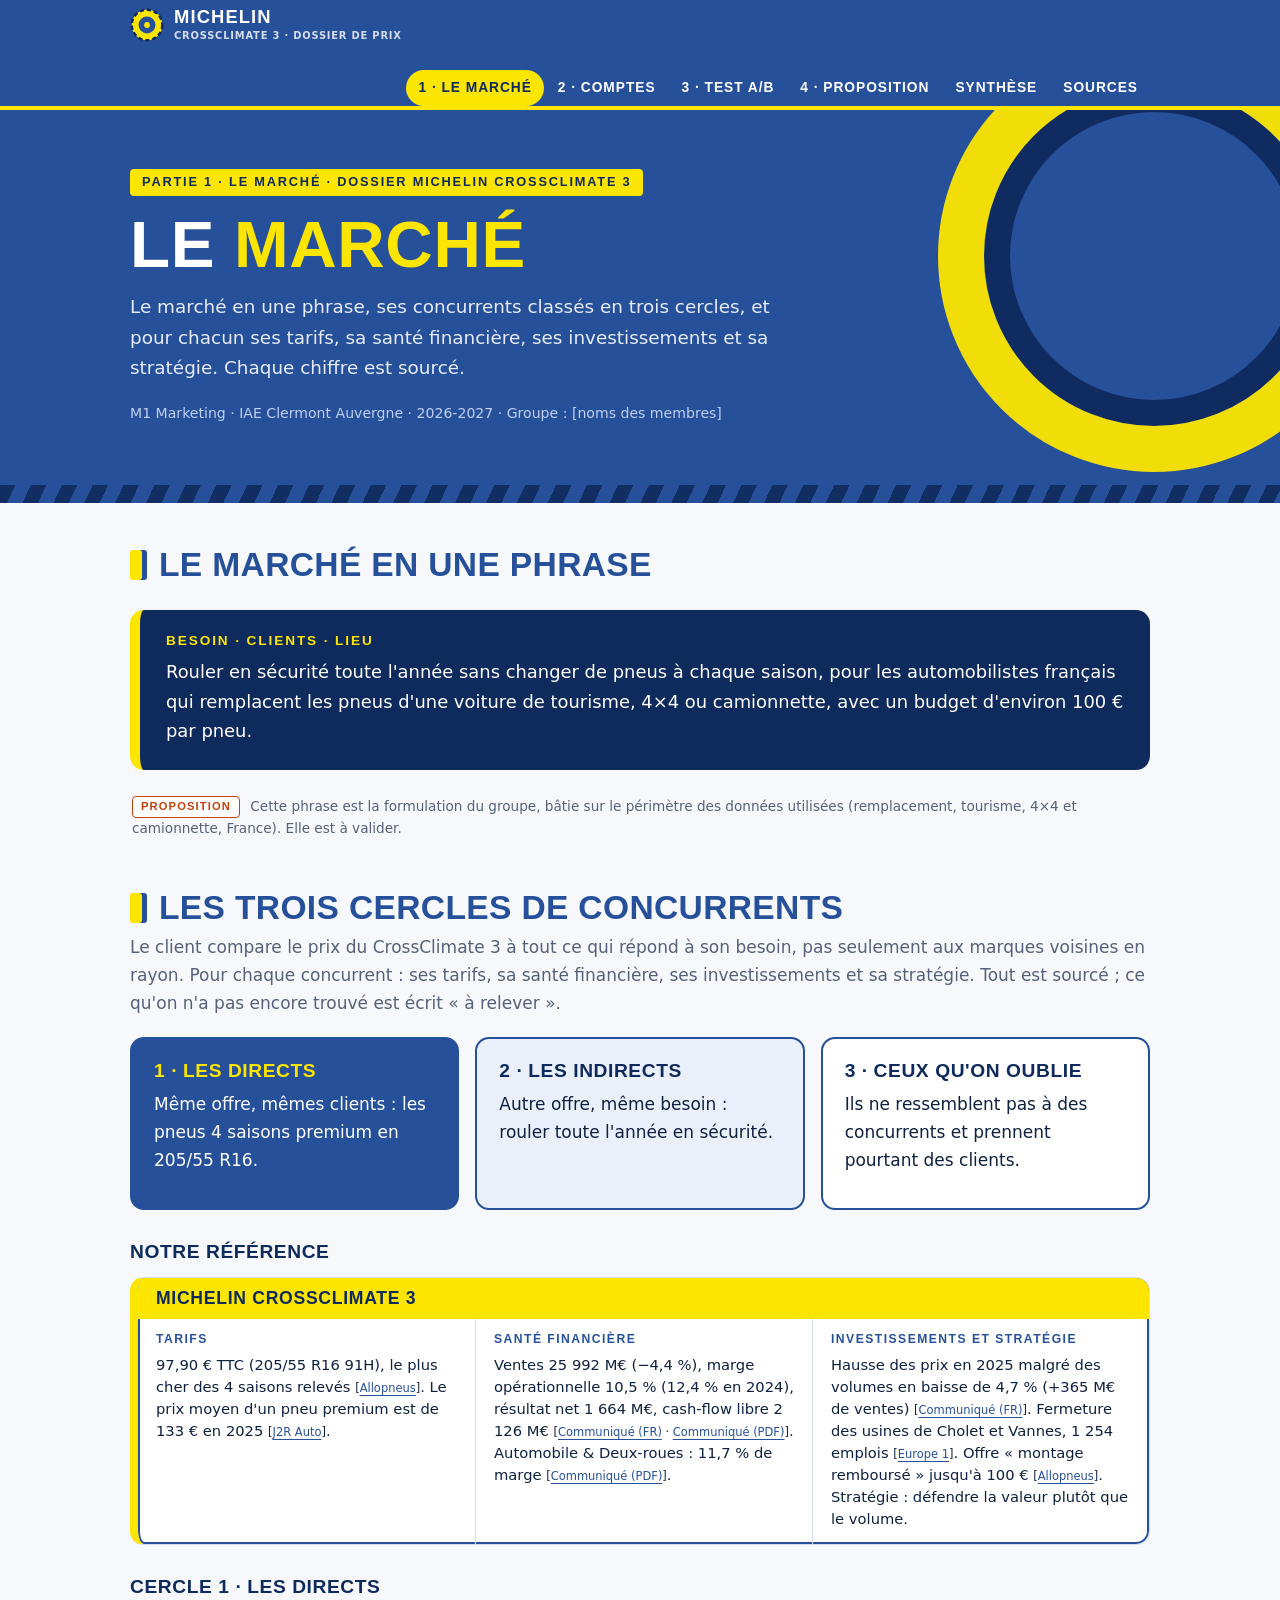
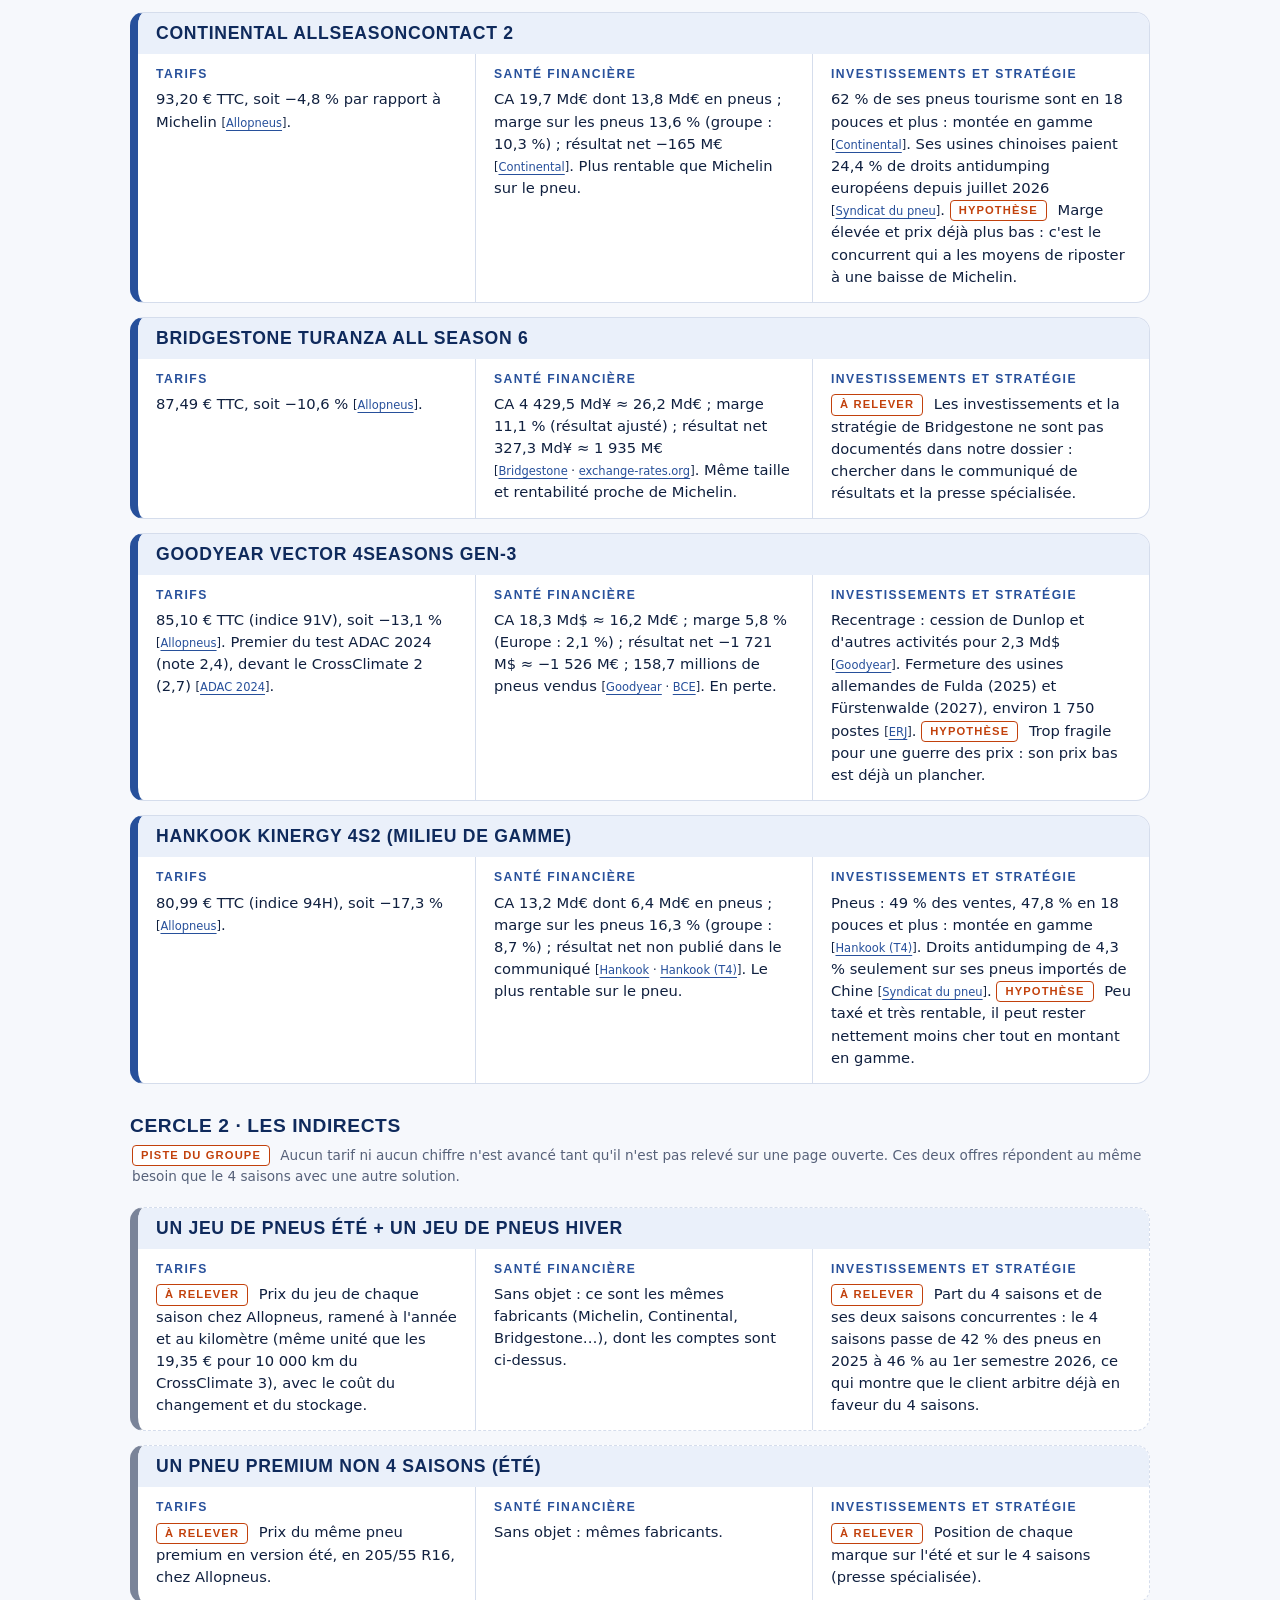
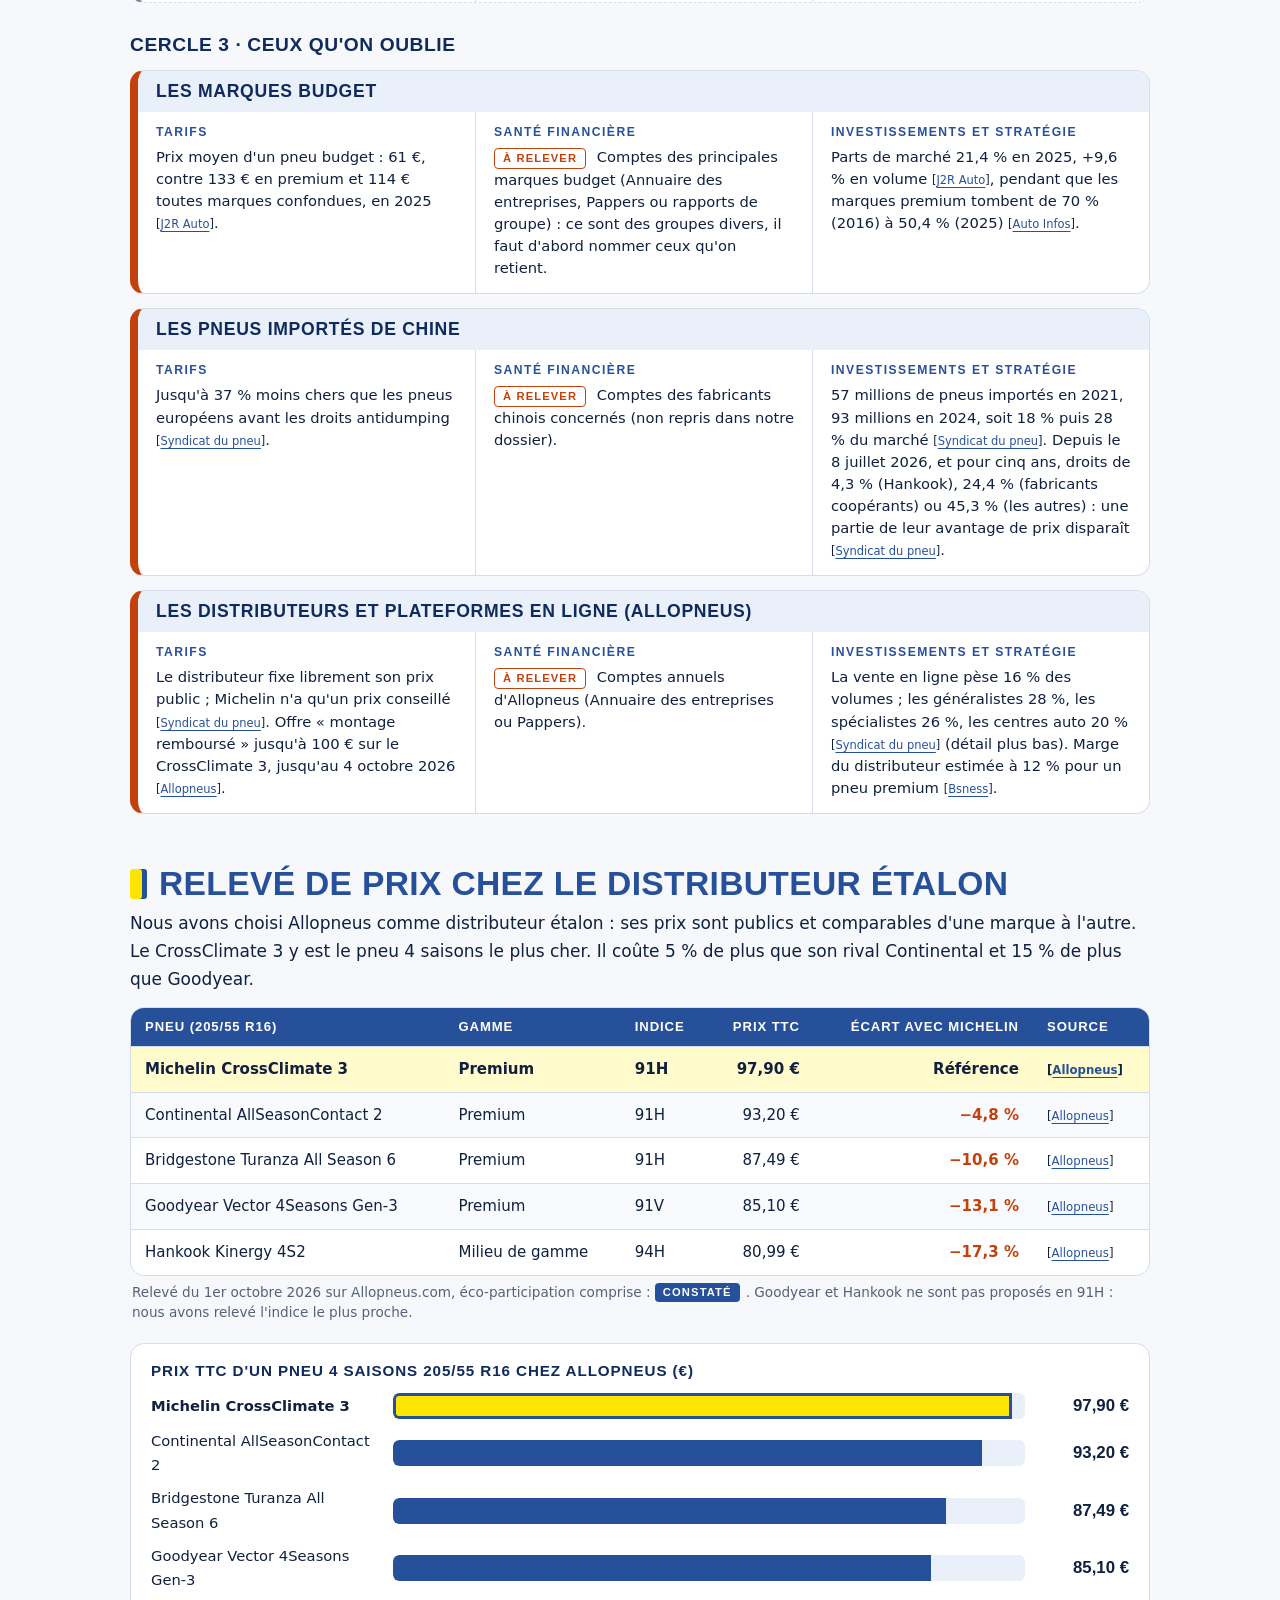
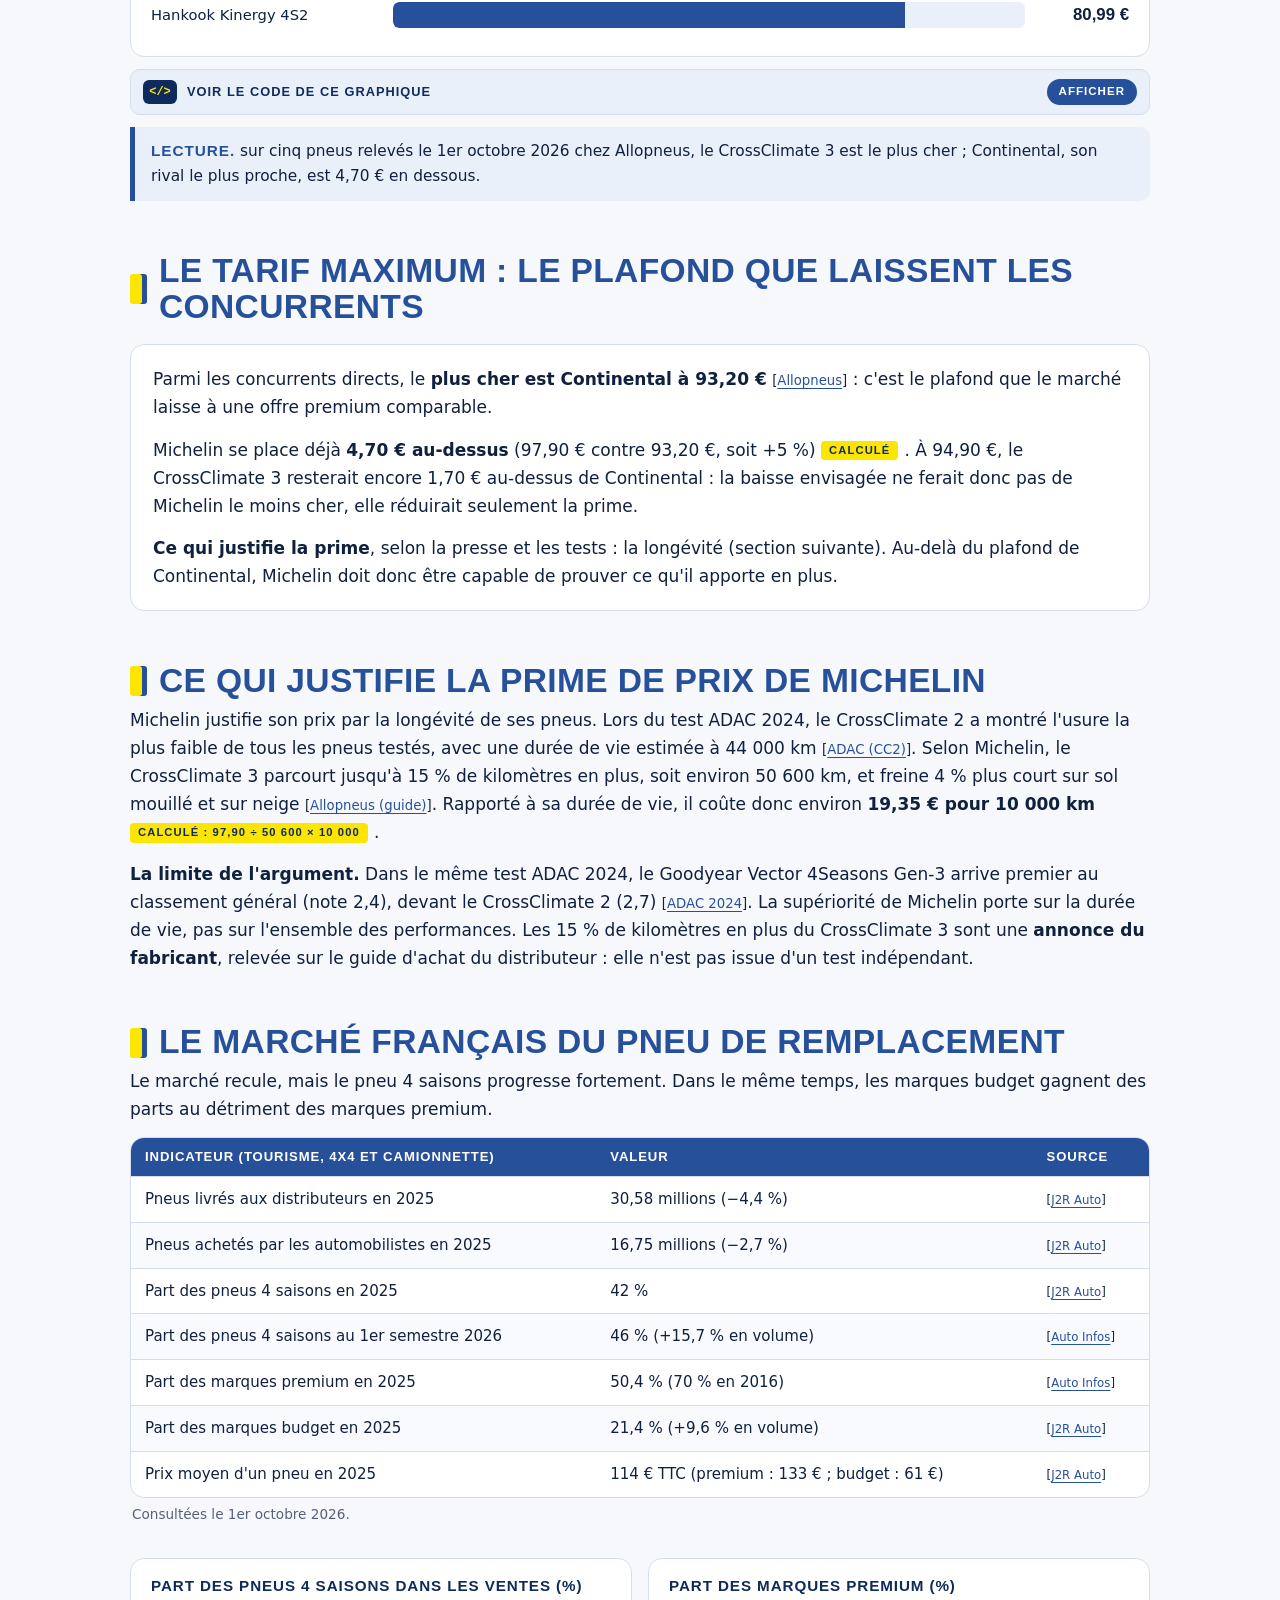
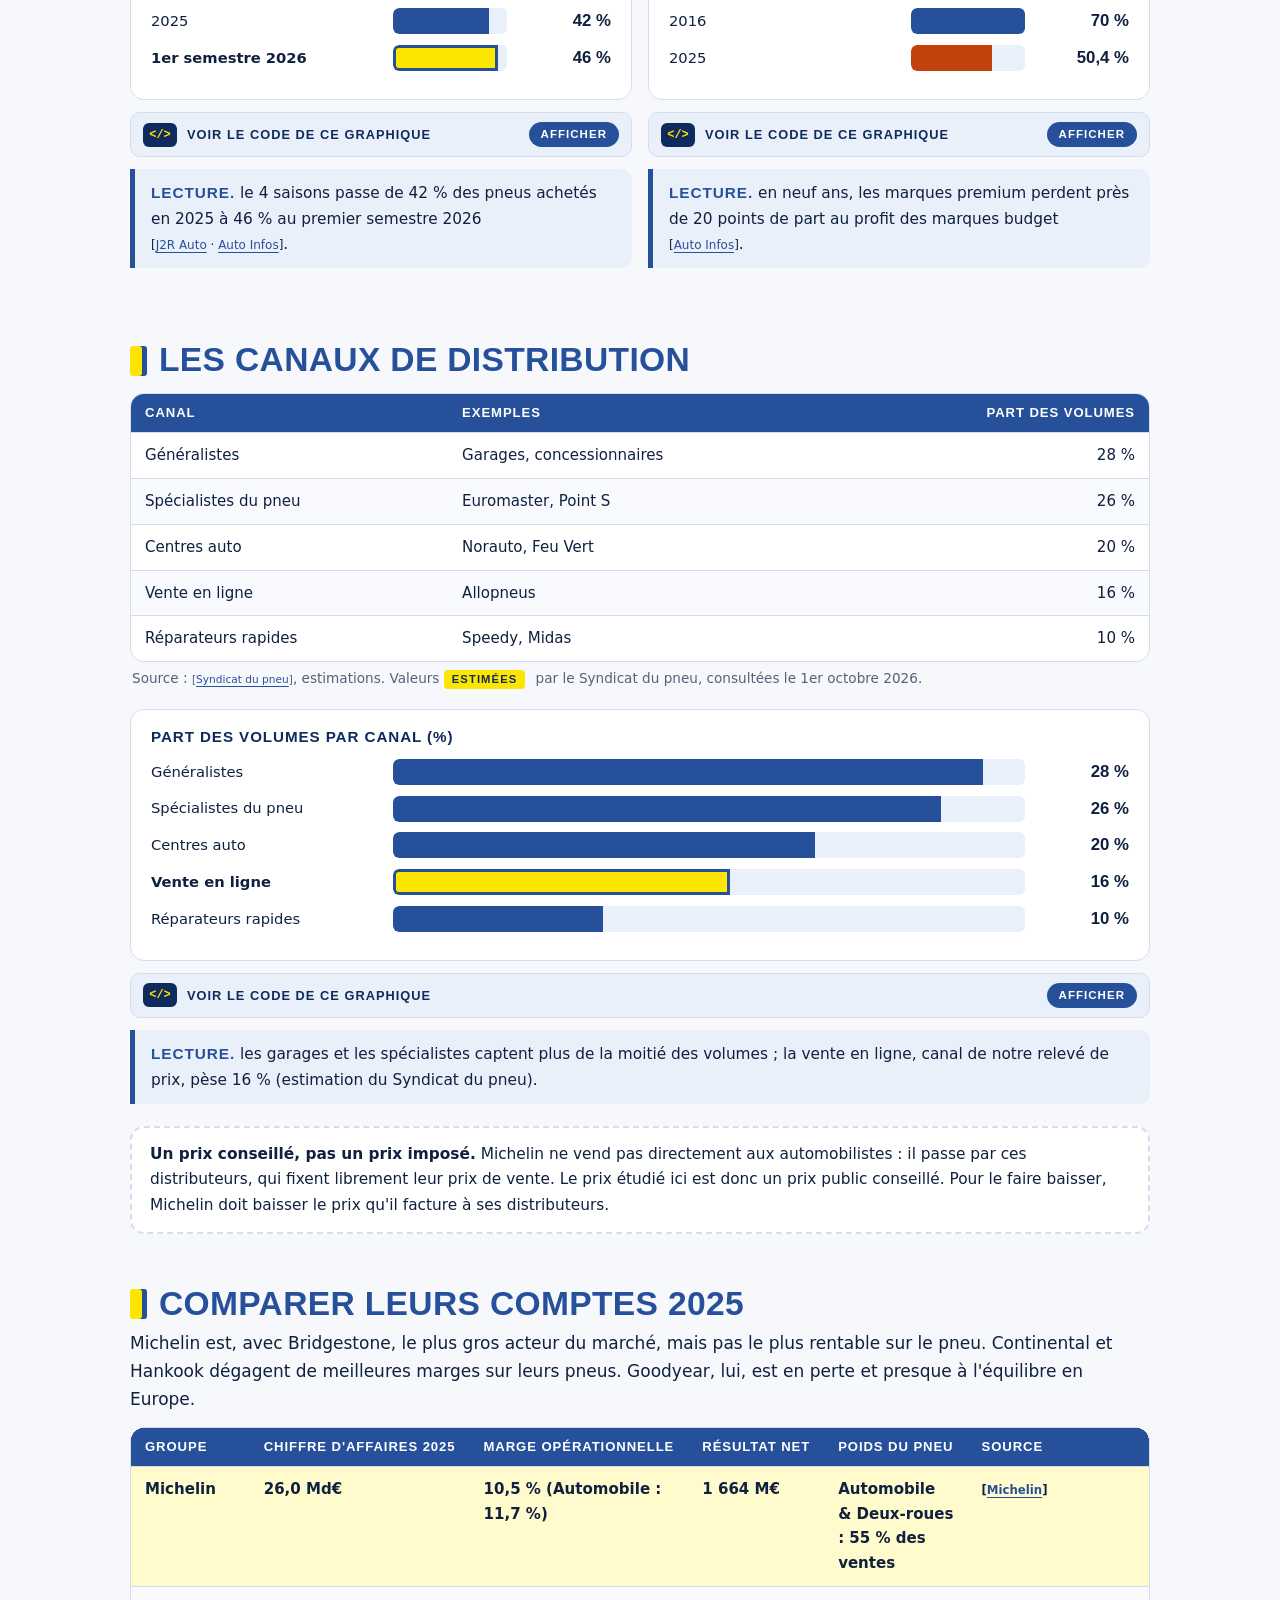
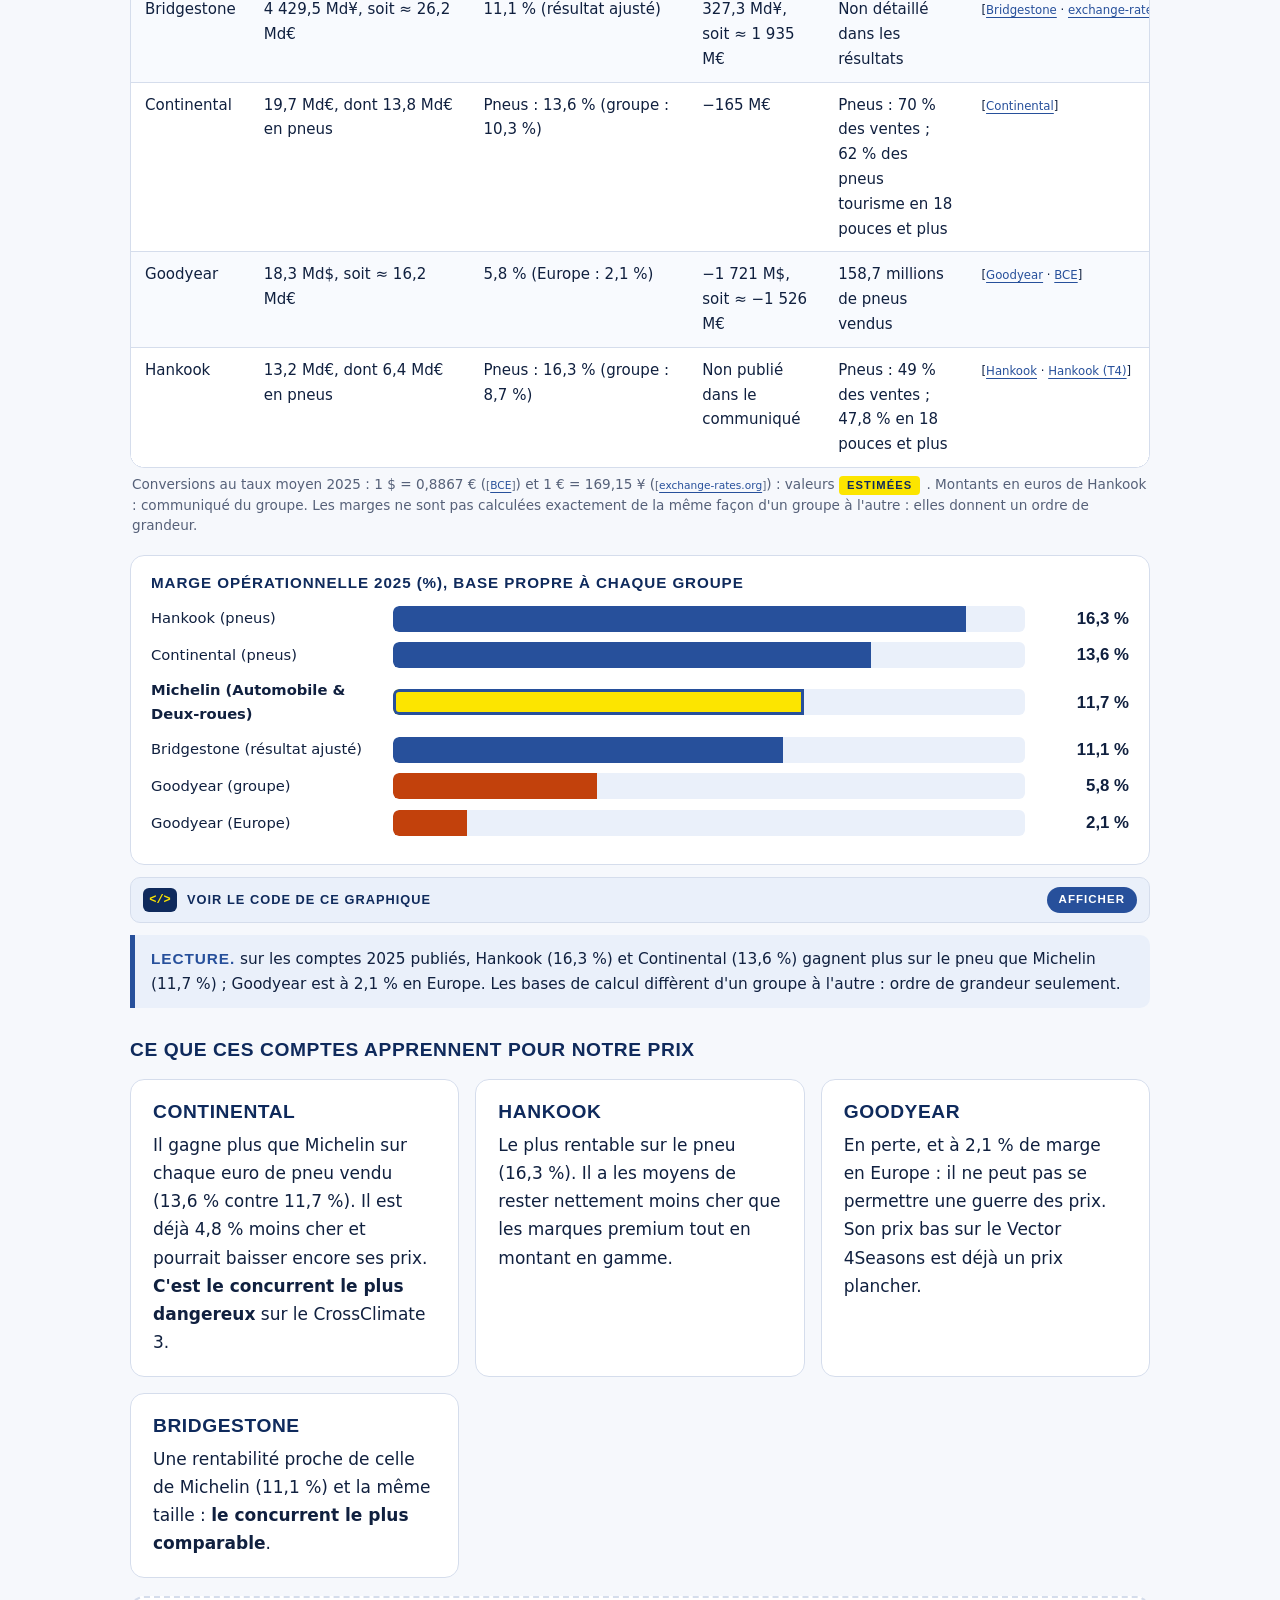
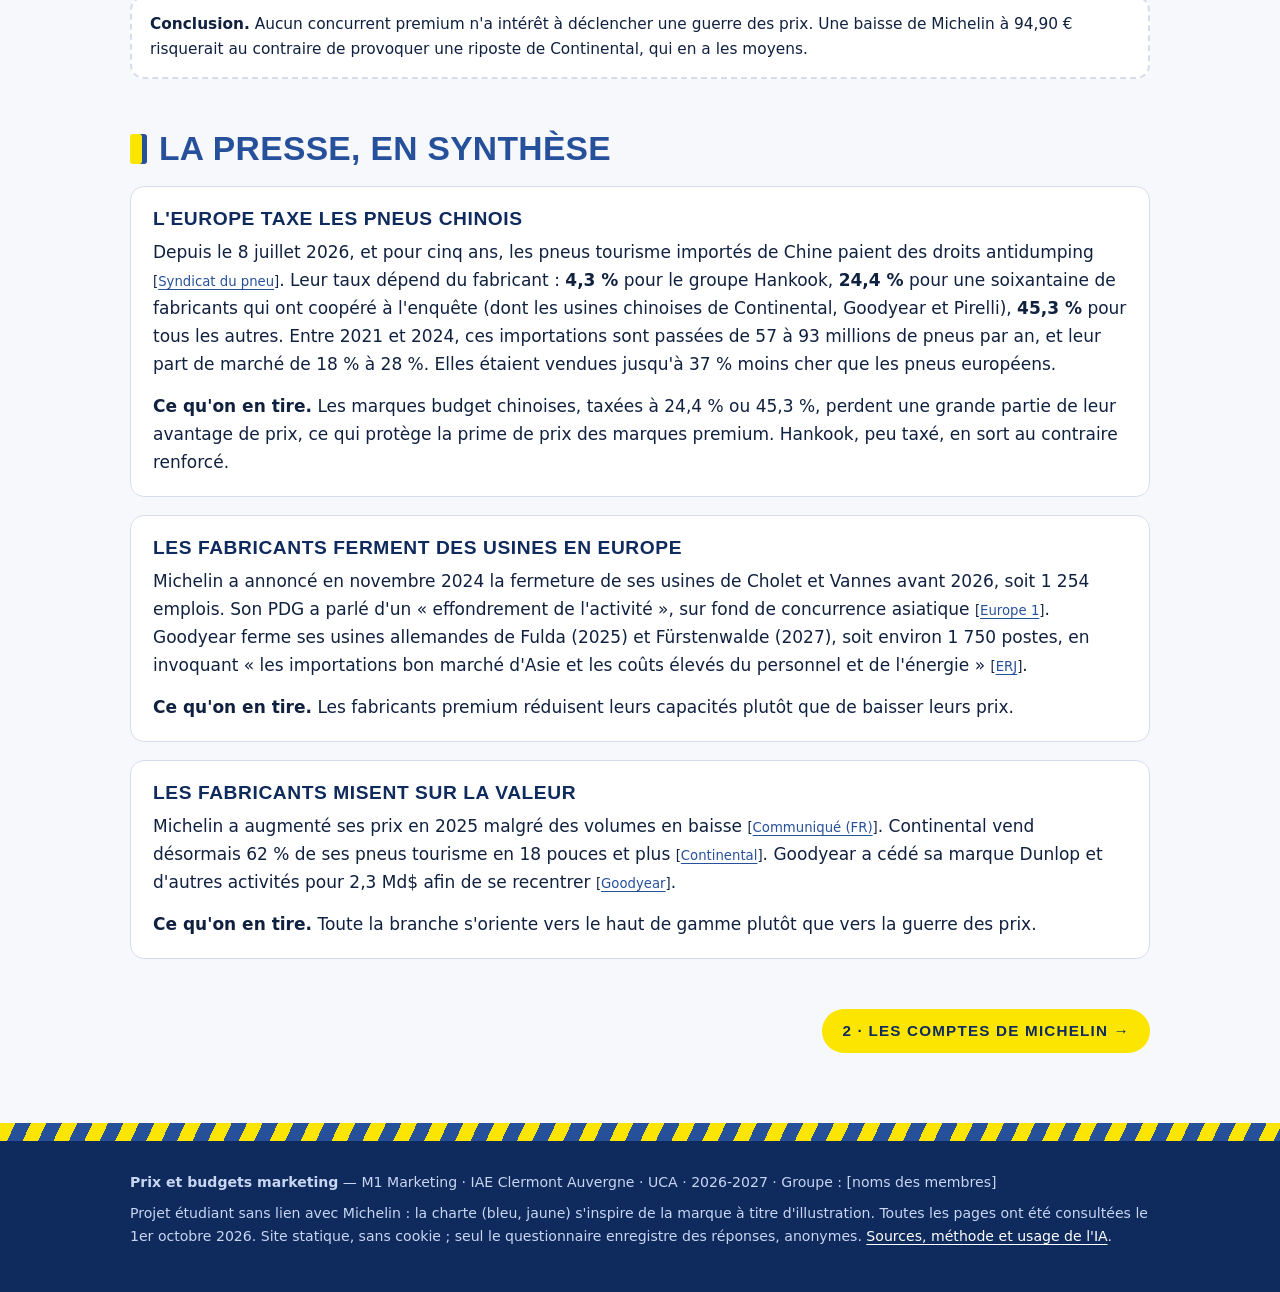
<file: index.html>
<!doctype html>
<html lang="fr">
<head>
<meta charset="utf-8">
<meta name="viewport" content="width=device-width, initial-scale=1">
<title>1 · Le marché — Michelin CrossClimate 3</title>
<meta name="description" content="Quel prix pour le pneu 4 saisons de Michelin ? Dossier M1 Marketing, IAE Clermont Auvergne : marché, comptes, test A/B, proposition.">
<link rel="icon" href="data:image/svg+xml,%3Csvg viewBox='0 0 40 40' aria-hidden='true'%3E%3Ccircle cx='20' cy='20' r='18' fill='%23FCE500'/%3E%3Ccircle cx='20' cy='20' r='18' fill='none' stroke='%230F2A5C' stroke-width='3' stroke-dasharray='5 3.4'/%3E%3Ccircle cx='20' cy='20' r='10' fill='%2327509B'/%3E%3Ccircle cx='20' cy='20' r='3.4' fill='%23FCE500'/%3E%3C/svg%3E">
<link rel="stylesheet" href="style.css">
</head>
<body>
<header class="haut"><div class="wrap">
<a class="marque" href="index.html"><svg viewBox="0 0 40 40" aria-hidden="true"><circle cx="20" cy="20" r="18" fill="#FCE500"/><circle cx="20" cy="20" r="18" fill="none" stroke="#0F2A5C" stroke-width="3" stroke-dasharray="5 3.4"/><circle cx="20" cy="20" r="10" fill="#27509B"/><circle cx="20" cy="20" r="3.4" fill="#FCE500"/></svg><span>Michelin<small>CrossClimate 3 · dossier de prix</small></span></a>
<nav aria-label="Navigation principale"><a href="index.html" aria-current="page">1 · Le marché</a><a href="comptes.html">2 · Comptes</a><a href="client.html">3 · Test A/B</a><a href="proposition.html">4 · Proposition</a><a href="synthese.html">Synthèse</a><a href="sources.html">Sources</a></nav>
</div></header>
<section class="hero"><div class="wrap">
<span class="kicker">Partie 1 · Le marché · Dossier Michelin CrossClimate 3</span>
<h1>Le <em>marché</em></h1>
<p class="chapo">Le marché en une phrase, ses concurrents classés en trois cercles, et pour chacun ses tarifs, sa santé financière, ses investissements et sa stratégie. Chaque chiffre est sourcé.</p>
<p class="meta">M1 Marketing · IAE Clermont Auvergne · 2026-2027 · Groupe : [noms des membres]</p>
</div></section>
<main><div class="wrap">

<h2>Le marché en une phrase</h2>
<div class="question"><strong>Besoin · clients · lieu</strong>
<p>Rouler en sécurité toute l'année sans changer de pneus à chaque saison, pour les automobilistes français qui remplacent les pneus d'une voiture de tourisme, 4×4 ou camionnette, avec un budget d'environ 100 € par pneu.</p></div>
<p class="note"><span class="statut hypo">Proposition</span> Cette phrase est la formulation du groupe, bâtie sur le périmètre des données utilisées (remplacement, tourisme, 4×4 et camionnette, France). Elle est à valider.</p>

<h2>Les trois cercles de concurrents</h2>
<p class="sous">Le client compare le prix du CrossClimate 3 à tout ce qui répond à son besoin, pas seulement aux marques voisines en rayon. Pour chaque concurrent : ses tarifs, sa santé financière, ses investissements et sa stratégie. Tout est sourcé ; ce qu'on n'a pas encore trouvé est écrit « à relever ».</p>

<div class="cercles">
<div class="cercle"><h3>1 · Les directs</h3><p>Même offre, mêmes clients : les pneus 4 saisons premium en 205/55 R16.</p></div>
<div class="cercle"><h3>2 · Les indirects</h3><p>Autre offre, même besoin : rouler toute l'année en sécurité.</p></div>
<div class="cercle"><h3>3 · Ceux qu'on oublie</h3><p>Ils ne ressemblent pas à des concurrents et prennent pourtant des clients.</p></div>
</div>

<h3>Notre référence</h3>
<article class="fiche ref"><header><h4>Michelin CrossClimate 3</h4></header><div class="trois"><div><span>Tarifs</span><p>97,90 € TTC (205/55 R16 91H), le plus cher des 4 saisons relevés <span class="src">[<a href="https://www.allopneus.com/produit/pneu-auto/michelin/tourisme-4saisons/crossclimate-3/205-55r16-91h/0002041955" target="_blank" rel="noopener">Allopneus</a>]</span>. Le prix moyen d'un pneu premium est de 133 € en 2025 <span class="src">[<a href="https://j2rauto.com/rechange/pneus-sous-tension-le-marche-cherche-son-nouveau-point-dequilibre/" target="_blank" rel="noopener">J2R Auto</a>]</span>.</p></div><div><span>Santé financière</span><p>Ventes 25 992 M€ (−4,4 %), marge opérationnelle 10,5 % (12,4 % en 2024), résultat net 1 664 M€, cash-flow libre 2 126 M€ <span class="src">[<a href="https://fr.finance.yahoo.com/actualites/michelin-enregistre-2025-r%C3%A9sultat-op%C3%A9rationnel-164500833.html" target="_blank" rel="noopener">Communiqué (FR)</a> · <a href="https://agngnconpm.cloudimg.io/v7/https:/dgaddcosprod.blob.core.windows.net/cxf-corporate/attachments/zitbllli0ym93f0dm62a9flp-financial-information-at-december-31-2025.pdf" target="_blank" rel="noopener">Communiqué (PDF)</a>]</span>. Automobile &amp; Deux-roues : 11,7 % de marge <span class="src">[<a href="https://agngnconpm.cloudimg.io/v7/https:/dgaddcosprod.blob.core.windows.net/cxf-corporate/attachments/zitbllli0ym93f0dm62a9flp-financial-information-at-december-31-2025.pdf" target="_blank" rel="noopener">Communiqué (PDF)</a>]</span>.</p></div><div><span>Investissements et stratégie</span><p>Hausse des prix en 2025 malgré des volumes en baisse de 4,7 % (+365 M€ de ventes) <span class="src">[<a href="https://fr.finance.yahoo.com/actualites/michelin-enregistre-2025-r%C3%A9sultat-op%C3%A9rationnel-164500833.html" target="_blank" rel="noopener">Communiqué (FR)</a>]</span>. Fermeture des usines de Cholet et Vannes, 1 254 emplois <span class="src">[<a href="https://www.europe1.fr/economie/michelin-va-fermer-ses-usines-de-vannes-et-cholet-annonce-le-groupe-4276993" target="_blank" rel="noopener">Europe 1</a>]</span>. Offre « montage remboursé » jusqu'à 100 € <span class="src">[<a href="https://www.allopneus.com/produit/pneu-auto/michelin/tourisme-4saisons/crossclimate-3/205-55r16-91h/0002041955" target="_blank" rel="noopener">Allopneus</a>]</span>. Stratégie : défendre la valeur plutôt que le volume.</p></div></div></article>

<h3>Cercle 1 · Les directs</h3>
<article class="fiche direct"><header><h4>Continental AllSeasonContact 2</h4></header><div class="trois"><div><span>Tarifs</span><p>93,20 € TTC, soit −4,8 % par rapport à Michelin <span class="src">[<a href="https://www.allopneus.com/produit/pneu-auto/continental/tourisme-4saisons/allseason-contact-2/205-55r16-91h/0006350522" target="_blank" rel="noopener">Allopneus</a>]</span>.</p></div><div><span>Santé financière</span><p>CA 19,7 Md€ dont 13,8 Md€ en pneus ; marge sur les pneus 13,6 % (groupe : 10,3 %) ; résultat net −165 M€ <span class="src">[<a href="https://www.continental.com/en/press/press-releases/20260304-fiscal-year-2025/" target="_blank" rel="noopener">Continental</a>]</span>. Plus rentable que Michelin sur le pneu.</p></div><div><span>Investissements et stratégie</span><p>62 % de ses pneus tourisme sont en 18 pouces et plus : montée en gamme <span class="src">[<a href="https://www.continental.com/en/press/press-releases/20260304-fiscal-year-2025/" target="_blank" rel="noopener">Continental</a>]</span>. Ses usines chinoises paient 24,4 % de droits antidumping européens depuis juillet 2026 <span class="src">[<a href="https://www.syndicatdupneu.org/antidumping-pneumatiques-tc4-originaires-de-chine-droits-definitifs-institues/" target="_blank" rel="noopener">Syndicat du pneu</a>]</span>. <span class='statut hypo'>Hypothèse</span> Marge élevée et prix déjà plus bas : c'est le concurrent qui a les moyens de riposter à une baisse de Michelin.</p></div></div></article>
<article class="fiche direct"><header><h4>Bridgestone Turanza All Season 6</h4></header><div class="trois"><div><span>Tarifs</span><p>87,49 € TTC, soit −10,6 % <span class="src">[<a href="https://www.allopneus.com/produit/pneu-auto/bridgestone/tourisme-4saisons/turanza-all-season-6/205-55r16-91h/0006357654" target="_blank" rel="noopener">Allopneus</a>]</span>.</p></div><div><span>Santé financière</span><p>CA 4 429,5 Md¥ ≈ 26,2 Md€ ; marge 11,1 % (résultat ajusté) ; résultat net 327,3 Md¥ ≈ 1 935 M€ <span class="src">[<a href="https://www.marketscreener.com/news/bridgestone-consolidated-financial-statements-for-fy-2025-ce7e5ddbd18ff52c" target="_blank" rel="noopener">Bridgestone</a> · <a href="https://www.exchange-rates.org/exchange-rate-history/eur-jpy-2025" target="_blank" rel="noopener">exchange-rates.org</a>]</span>. Même taille et rentabilité proche de Michelin.</p></div><div><span>Investissements et stratégie</span><p><span class='statut hypo'>À relever</span> Les investissements et la stratégie de Bridgestone ne sont pas documentés dans notre dossier : chercher dans le communiqué de résultats et la presse spécialisée.</p></div></div></article>
<article class="fiche direct"><header><h4>Goodyear Vector 4Seasons Gen-3</h4></header><div class="trois"><div><span>Tarifs</span><p>85,10 € TTC (indice 91V), soit −13,1 % <span class="src">[<a href="https://www.allopneus.com/produit/pneu-auto/goodyear/tourisme-4saisons/vector-4seasons-gen-3/205-55r16-91v/0005540958" target="_blank" rel="noopener">Allopneus</a>]</span>. Premier du test ADAC 2024 (note 2,4), devant le CrossClimate 2 (2,7) <span class="src">[<a href="https://www.adac.de/rund-ums-fahrzeug/ausstattung-technik-zubehoer/reifen/reifentest/ganzjahresreifen/205-55-r16/" target="_blank" rel="noopener">ADAC 2024</a>]</span>.</p></div><div><span>Santé financière</span><p>CA 18,3 Md$ ≈ 16,2 Md€ ; marge 5,8 % (Europe : 2,1 %) ; résultat net −1 721 M$ ≈ −1 526 M€ ; 158,7 millions de pneus vendus <span class="src">[<a href="https://news.goodyear.com/2026-02-09-Goodyear-Announces-Fourth-Quarter-and-Full-Year-2025-Financial-Results" target="_blank" rel="noopener">Goodyear</a> · <a href="https://www.xrates.eu/european-central-bank-average-2025-exchange-rate" target="_blank" rel="noopener">BCE</a>]</span>. En perte.</p></div><div><span>Investissements et stratégie</span><p>Recentrage : cession de Dunlop et d'autres activités pour 2,3 Md$ <span class="src">[<a href="https://news.goodyear.com/2026-02-09-Goodyear-Announces-Fourth-Quarter-and-Full-Year-2025-Financial-Results" target="_blank" rel="noopener">Goodyear</a>]</span>. Fermeture des usines allemandes de Fulda (2025) et Fürstenwalde (2027), environ 1 750 postes <span class="src">[<a href="https://www.european-rubber-journal.com/article/2094539/goodyear-to-close-down-two-german-tire-factories" target="_blank" rel="noopener">ERJ</a>]</span>. <span class='statut hypo'>Hypothèse</span> Trop fragile pour une guerre des prix : son prix bas est déjà un plancher.</p></div></div></article>
<article class="fiche direct"><header><h4>Hankook Kinergy 4S2 (milieu de gamme)</h4></header><div class="trois"><div><span>Tarifs</span><p>80,99 € TTC (indice 94H), soit −17,3 % <span class="src">[<a href="https://www.allopneus.com/produit/pneu-auto/hankook/tourisme-4saisons/kinergy-4s-2/205-55r16-94h/0004885718" target="_blank" rel="noopener">Allopneus</a>]</span>.</p></div><div><span>Santé financière</span><p>CA 13,2 Md€ dont 6,4 Md€ en pneus ; marge sur les pneus 16,3 % (groupe : 8,7 %) ; résultat net non publié dans le communiqué <span class="src">[<a href="https://www.hankooktire-mediacenter.com/press-release/news/hankook-reports-2025-revenue-of-eur-1319-billion-and-operating-profit-of-eur-115-billion" target="_blank" rel="noopener">Hankook</a> · <a href="https://www.hankooktire-mediacenter.com/fileadmin/user_upload/MediaCenter/images/company/corporate/Reports/Quarterly_Reports/2025/25_4Q_IR_Results_ENG.pdf" target="_blank" rel="noopener">Hankook (T4)</a>]</span>. Le plus rentable sur le pneu.</p></div><div><span>Investissements et stratégie</span><p>Pneus : 49 % des ventes, 47,8 % en 18 pouces et plus : montée en gamme <span class="src">[<a href="https://www.hankooktire-mediacenter.com/fileadmin/user_upload/MediaCenter/images/company/corporate/Reports/Quarterly_Reports/2025/25_4Q_IR_Results_ENG.pdf" target="_blank" rel="noopener">Hankook (T4)</a>]</span>. Droits antidumping de 4,3 % seulement sur ses pneus importés de Chine <span class="src">[<a href="https://www.syndicatdupneu.org/antidumping-pneumatiques-tc4-originaires-de-chine-droits-definitifs-institues/" target="_blank" rel="noopener">Syndicat du pneu</a>]</span>. <span class='statut hypo'>Hypothèse</span> Peu taxé et très rentable, il peut rester nettement moins cher tout en montant en gamme.</p></div></div></article>

<h3>Cercle 2 · Les indirects</h3>
<p class="note"><span class="statut hypo">Piste du groupe</span> Aucun tarif ni aucun chiffre n'est avancé tant qu'il n'est pas relevé sur une page ouverte. Ces deux offres répondent au même besoin que le 4 saisons avec une autre solution.</p>
<article class="fiche indirect"><header><h4>Un jeu de pneus été + un jeu de pneus hiver</h4></header><div class="trois"><div><span>Tarifs</span><p><span class='statut hypo'>À relever</span> Prix du jeu de chaque saison chez Allopneus, ramené à l'année et au kilomètre (même unité que les 19,35 € pour 10 000 km du CrossClimate 3), avec le coût du changement et du stockage.</p></div><div><span>Santé financière</span><p>Sans objet : ce sont les mêmes fabricants (Michelin, Continental, Bridgestone…), dont les comptes sont ci-dessus.</p></div><div><span>Investissements et stratégie</span><p><span class='statut hypo'>À relever</span> Part du 4 saisons et de ses deux saisons concurrentes : le 4 saisons passe de 42 % des pneus en 2025 à 46 % au 1er semestre 2026, ce qui montre que le client arbitre déjà en faveur du 4 saisons.</p></div></div></article>
<article class="fiche indirect"><header><h4>Un pneu premium non 4 saisons (été)</h4></header><div class="trois"><div><span>Tarifs</span><p><span class='statut hypo'>À relever</span> Prix du même pneu premium en version été, en 205/55 R16, chez Allopneus.</p></div><div><span>Santé financière</span><p>Sans objet : mêmes fabricants.</p></div><div><span>Investissements et stratégie</span><p><span class='statut hypo'>À relever</span> Position de chaque marque sur l'été et sur le 4 saisons (presse spécialisée).</p></div></div></article>

<h3>Cercle 3 · Ceux qu'on oublie</h3>
<article class="fiche oublie"><header><h4>Les marques budget</h4></header><div class="trois"><div><span>Tarifs</span><p>Prix moyen d'un pneu budget : 61 €, contre 133 € en premium et 114 € toutes marques confondues, en 2025 <span class="src">[<a href="https://j2rauto.com/rechange/pneus-sous-tension-le-marche-cherche-son-nouveau-point-dequilibre/" target="_blank" rel="noopener">J2R Auto</a>]</span>.</p></div><div><span>Santé financière</span><p><span class='statut hypo'>À relever</span> Comptes des principales marques budget (Annuaire des entreprises, Pappers ou rapports de groupe) : ce sont des groupes divers, il faut d'abord nommer ceux qu'on retient.</p></div><div><span>Investissements et stratégie</span><p>Parts de marché 21,4 % en 2025, +9,6 % en volume <span class="src">[<a href="https://j2rauto.com/rechange/pneus-sous-tension-le-marche-cherche-son-nouveau-point-dequilibre/" target="_blank" rel="noopener">J2R Auto</a>]</span>, pendant que les marques premium tombent de 70 % (2016) à 50,4 % (2025) <span class="src">[<a href="https://www.auto-infos.fr/article/entre-arbitrages-budgetaires-et-montee-du-4-saisons-le-marche-du-pneumatique-se-transforme.290862" target="_blank" rel="noopener">Auto Infos</a>]</span>.</p></div></div></article>
<article class="fiche oublie"><header><h4>Les pneus importés de Chine</h4></header><div class="trois"><div><span>Tarifs</span><p>Jusqu'à 37 % moins chers que les pneus européens avant les droits antidumping <span class="src">[<a href="https://www.syndicatdupneu.org/antidumping-pneumatiques-tc4-originaires-de-chine-droits-definitifs-institues/" target="_blank" rel="noopener">Syndicat du pneu</a>]</span>.</p></div><div><span>Santé financière</span><p><span class='statut hypo'>À relever</span> Comptes des fabricants chinois concernés (non repris dans notre dossier).</p></div><div><span>Investissements et stratégie</span><p>57 millions de pneus importés en 2021, 93 millions en 2024, soit 18 % puis 28 % du marché <span class="src">[<a href="https://www.syndicatdupneu.org/antidumping-pneumatiques-tc4-originaires-de-chine-droits-definitifs-institues/" target="_blank" rel="noopener">Syndicat du pneu</a>]</span>. Depuis le 8 juillet 2026, et pour cinq ans, droits de 4,3 % (Hankook), 24,4 % (fabricants coopérants) ou 45,3 % (les autres) : une partie de leur avantage de prix disparaît <span class="src">[<a href="https://www.syndicatdupneu.org/antidumping-pneumatiques-tc4-originaires-de-chine-droits-definitifs-institues/" target="_blank" rel="noopener">Syndicat du pneu</a>]</span>.</p></div></div></article>
<article class="fiche oublie"><header><h4>Les distributeurs et plateformes en ligne (Allopneus)</h4></header><div class="trois"><div><span>Tarifs</span><p>Le distributeur fixe librement son prix public ; Michelin n'a qu'un prix conseillé <span class="src">[<a href="https://www.syndicatdupneu.org/marche-pneumatique/" target="_blank" rel="noopener">Syndicat du pneu</a>]</span>. Offre « montage remboursé » jusqu'à 100 € sur le CrossClimate 3, jusqu'au 4 octobre 2026 <span class="src">[<a href="https://www.allopneus.com/produit/pneu-auto/michelin/tourisme-4saisons/crossclimate-3/205-55r16-91h/0002041955" target="_blank" rel="noopener">Allopneus</a>]</span>.</p></div><div><span>Santé financière</span><p><span class='statut hypo'>À relever</span> Comptes annuels d'Allopneus (Annuaire des entreprises ou Pappers).</p></div><div><span>Investissements et stratégie</span><p>La vente en ligne pèse 16 % des volumes ; les généralistes 28 %, les spécialistes 26 %, les centres auto 20 % <span class="src">[<a href="https://www.syndicatdupneu.org/marche-pneumatique/" target="_blank" rel="noopener">Syndicat du pneu</a>]</span> (détail plus bas). Marge du distributeur estimée à 12 % pour un pneu premium <span class="src">[<a href="https://bsness.fr/rentabilite-centre-de-pneus/" target="_blank" rel="noopener">Bsness</a>]</span>.</p></div></div></article>

<h2>Relevé de prix chez le distributeur étalon</h2>
<p>Nous avons choisi Allopneus comme distributeur étalon : ses prix sont publics et comparables d'une marque à l'autre. Le CrossClimate 3 y est le pneu 4 saisons le plus cher. Il coûte 5 % de plus que son rival Continental et 15 % de plus que Goodyear.</p>
<div class="tableau"><table><thead><tr><th class="">Pneu (205/55 R16)</th><th class="">Gamme</th><th class="">Indice</th><th class="n">Prix TTC</th><th class="n">Écart avec Michelin</th><th class="">Source</th></tr></thead><tbody><tr class="ref"><td class="">Michelin CrossClimate 3</td><td class="">Premium</td><td class="">91H</td><td class="n">97,90 €</td><td class="n">Référence</td><td class=""><span class="src">[<a href="https://www.allopneus.com/produit/pneu-auto/michelin/tourisme-4saisons/crossclimate-3/205-55r16-91h/0002041955" target="_blank" rel="noopener">Allopneus</a>]</span></td></tr><tr><td class="">Continental AllSeasonContact 2</td><td class="">Premium</td><td class="">91H</td><td class="n">93,20 €</td><td class="n"><span class="neg">−4,8 %</span></td><td class=""><span class="src">[<a href="https://www.allopneus.com/produit/pneu-auto/continental/tourisme-4saisons/allseason-contact-2/205-55r16-91h/0006350522" target="_blank" rel="noopener">Allopneus</a>]</span></td></tr><tr><td class="">Bridgestone Turanza All Season 6</td><td class="">Premium</td><td class="">91H</td><td class="n">87,49 €</td><td class="n"><span class="neg">−10,6 %</span></td><td class=""><span class="src">[<a href="https://www.allopneus.com/produit/pneu-auto/bridgestone/tourisme-4saisons/turanza-all-season-6/205-55r16-91h/0006357654" target="_blank" rel="noopener">Allopneus</a>]</span></td></tr><tr><td class="">Goodyear Vector 4Seasons Gen-3</td><td class="">Premium</td><td class="">91V</td><td class="n">85,10 €</td><td class="n"><span class="neg">−13,1 %</span></td><td class=""><span class="src">[<a href="https://www.allopneus.com/produit/pneu-auto/goodyear/tourisme-4saisons/vector-4seasons-gen-3/205-55r16-91v/0005540958" target="_blank" rel="noopener">Allopneus</a>]</span></td></tr><tr><td class="">Hankook Kinergy 4S2</td><td class="">Milieu de gamme</td><td class="">94H</td><td class="n">80,99 €</td><td class="n"><span class="neg">−17,3 %</span></td><td class=""><span class="src">[<a href="https://www.allopneus.com/produit/pneu-auto/hankook/tourisme-4saisons/kinergy-4s-2/205-55r16-94h/0004885718" target="_blank" rel="noopener">Allopneus</a>]</span></td></tr></tbody></table></div><p class="note">Relevé du 1er octobre 2026 sur Allopneus.com, éco-participation comprise : <span class='statut constate'>constaté</span>. Goodyear et Hankook ne sont pas proposés en 91H : nous avons relevé l'indice le plus proche.</p>
<div class="bars"><h4>Prix TTC d'un pneu 4 saisons 205/55 R16 chez Allopneus (€)</h4><div class="bar vedette"><span class="lab">Michelin CrossClimate 3</span><span class="track"><i style="width:97.9%"></i></span><b>97,90 €</b></div><div class="bar "><span class="lab">Continental AllSeasonContact 2</span><span class="track"><i style="width:93.2%"></i></span><b>93,20 €</b></div><div class="bar "><span class="lab">Bridgestone Turanza All Season 6</span><span class="track"><i style="width:87.5%"></i></span><b>87,49 €</b></div><div class="bar "><span class="lab">Goodyear Vector 4Seasons Gen-3</span><span class="track"><i style="width:85.1%"></i></span><b>85,10 €</b></div><div class="bar "><span class="lab">Hankook Kinergy 4S2</span><span class="track"><i style="width:81.0%"></i></span><b>80,99 €</b></div></div>
<!-- code:auto --><details class="code-fig"><summary>Voir le code de ce graphique</summary><p class="note">Graphique en HTML et CSS, sans image ni bibliothèque : chaque barre est une balise &lt;i&gt; dont la largeur (<code>width</code>) est la valeur rapportée au maximum du graphique ; la feuille de style <code>style.css</code> dessine la piste, la couleur et l'alignement des étiquettes.</p><pre class="code"><code>&lt;!-- une barre = un &lt;i&gt; dont la largeur (width) est la valeur, rapportée au maximum du graphique --&gt;
&lt;div class=&quot;bar vedette&quot;&gt;&lt;span class=&quot;lab&quot;&gt;Michelin CrossClimate 3&lt;/span&gt;&lt;span class=&quot;track&quot;&gt;&lt;i style=&quot;width:97.9%&quot;&gt;&lt;/i&gt;&lt;/span&gt;&lt;b&gt;97,90 €&lt;/b&gt;&lt;/div&gt;

/* style.css */
.bar .track{background:var(--ciel);height:26px}                  /* la piste */
.bar .track i{display:block;height:100%;background:var(--bleu)}  /* la barre */</code></pre></details><!-- /code:auto -->
<p class="lecture"><b>Lecture.</b> sur cinq pneus relevés le 1er octobre 2026 chez Allopneus, le CrossClimate 3 est le plus cher ; Continental, son rival le plus proche, est 4,70 € en dessous.</p>

<h2>Le tarif maximum : le plafond que laissent les concurrents</h2>
<div class="carte">
<p>Parmi les concurrents directs, le <b>plus cher est Continental à 93,20 €</b> <span class="src">[<a href="https://www.allopneus.com/produit/pneu-auto/continental/tourisme-4saisons/allseason-contact-2/205-55r16-91h/0006350522" target="_blank" rel="noopener">Allopneus</a>]</span> : c'est le plafond que le marché laisse à une offre premium comparable.</p>
<p>Michelin se place déjà <b>4,70 € au-dessus</b> (97,90 € contre 93,20 €, soit +5 %) <span class="statut estime">Calculé</span>. À 94,90 €, le CrossClimate 3 resterait encore 1,70 € au-dessus de Continental : la baisse envisagée ne ferait donc pas de Michelin le moins cher, elle réduirait seulement la prime.</p>
<p><b>Ce qui justifie la prime</b>, selon la presse et les tests : la longévité (section suivante). Au-delà du plafond de Continental, Michelin doit donc être capable de prouver ce qu'il apporte en plus.</p>
</div>

<h2>Ce qui justifie la prime de prix de Michelin</h2>
<p>Michelin justifie son prix par la longévité de ses pneus. Lors du test ADAC 2024, le CrossClimate 2 a montré l'usure la plus faible de tous les pneus testés, avec une durée de vie estimée à 44 000 km <span class="src">[<a href="https://www.adac.de/rund-ums-fahrzeug/ausstattung-technik-zubehoer/reifen/reifentest/ganzjahresreifen/205-55-r16/michelin-crossclimate-2-id-4844/" target="_blank" rel="noopener">ADAC (CC2)</a>]</span>. Selon Michelin, le CrossClimate 3 parcourt jusqu'à 15 % de kilomètres en plus, soit environ 50 600 km, et freine 4 % plus court sur sol mouillé et sur neige <span class="src">[<a href="https://www.allopneus.com/guide-pratique/auto/guide-achat/michelin-crossclimate-3/" target="_blank" rel="noopener">Allopneus (guide)</a>]</span>. Rapporté à sa durée de vie, il coûte donc environ <b>19,35 € pour 10 000 km</b> <span class="statut estime">Calculé : 97,90 ÷ 50 600 × 10 000</span>.</p>
<p><b>La limite de l'argument.</b> Dans le même test ADAC 2024, le Goodyear Vector 4Seasons Gen-3 arrive premier au classement général (note 2,4), devant le CrossClimate 2 (2,7) <span class="src">[<a href="https://www.adac.de/rund-ums-fahrzeug/ausstattung-technik-zubehoer/reifen/reifentest/ganzjahresreifen/205-55-r16/" target="_blank" rel="noopener">ADAC 2024</a>]</span>. La supériorité de Michelin porte sur la durée de vie, pas sur l'ensemble des performances. Les 15 % de kilomètres en plus du CrossClimate 3 sont une <b>annonce du fabricant</b>, relevée sur le guide d'achat du distributeur : elle n'est pas issue d'un test indépendant.</p>

<h2>Le marché français du pneu de remplacement</h2>
<p>Le marché recule, mais le pneu 4 saisons progresse fortement. Dans le même temps, les marques budget gagnent des parts au détriment des marques premium.</p>
<div class="tableau"><table><thead><tr><th class="">Indicateur (tourisme, 4x4 et camionnette)</th><th class="">Valeur</th><th class="">Source</th></tr></thead><tbody><tr><td class="">Pneus livrés aux distributeurs en 2025</td><td class="">30,58 millions (−4,4 %)</td><td class=""><span class="src">[<a href="https://j2rauto.com/rechange/pneus-sous-tension-le-marche-cherche-son-nouveau-point-dequilibre/" target="_blank" rel="noopener">J2R Auto</a>]</span></td></tr><tr><td class="">Pneus achetés par les automobilistes en 2025</td><td class="">16,75 millions (−2,7 %)</td><td class=""><span class="src">[<a href="https://j2rauto.com/rechange/pneus-sous-tension-le-marche-cherche-son-nouveau-point-dequilibre/" target="_blank" rel="noopener">J2R Auto</a>]</span></td></tr><tr><td class="">Part des pneus 4 saisons en 2025</td><td class="">42 %</td><td class=""><span class="src">[<a href="https://j2rauto.com/rechange/pneus-sous-tension-le-marche-cherche-son-nouveau-point-dequilibre/" target="_blank" rel="noopener">J2R Auto</a>]</span></td></tr><tr><td class="">Part des pneus 4 saisons au 1er semestre 2026</td><td class="">46 % (+15,7 % en volume)</td><td class=""><span class="src">[<a href="https://www.auto-infos.fr/article/pneumatiques-un-marche-toujours-atone-tandis-que-le-4-saisons-poursuit-sa-percee.293693" target="_blank" rel="noopener">Auto Infos</a>]</span></td></tr><tr><td class="">Part des marques premium en 2025</td><td class="">50,4 % (70 % en 2016)</td><td class=""><span class="src">[<a href="https://www.auto-infos.fr/article/entre-arbitrages-budgetaires-et-montee-du-4-saisons-le-marche-du-pneumatique-se-transforme.290862" target="_blank" rel="noopener">Auto Infos</a>]</span></td></tr><tr><td class="">Part des marques budget en 2025</td><td class="">21,4 % (+9,6 % en volume)</td><td class=""><span class="src">[<a href="https://j2rauto.com/rechange/pneus-sous-tension-le-marche-cherche-son-nouveau-point-dequilibre/" target="_blank" rel="noopener">J2R Auto</a>]</span></td></tr><tr><td class="">Prix moyen d'un pneu en 2025</td><td class="">114 € TTC (premium : 133 € ; budget : 61 €)</td><td class=""><span class="src">[<a href="https://j2rauto.com/rechange/pneus-sous-tension-le-marche-cherche-son-nouveau-point-dequilibre/" target="_blank" rel="noopener">J2R Auto</a>]</span></td></tr></tbody></table></div><p class="note">Consultées le 1er octobre 2026.</p>
<div class="grille">
<div><div class="bars"><h4>Part des pneus 4 saisons dans les ventes (%)</h4><div class="bar "><span class="lab">2025</span><span class="track"><i style="width:84.0%"></i></span><b>42 %</b></div><div class="bar vedette"><span class="lab">1er semestre 2026</span><span class="track"><i style="width:92.0%"></i></span><b>46 %</b></div></div>
<!-- code:auto --><details class="code-fig"><summary>Voir le code de ce graphique</summary><p class="note">Graphique en HTML et CSS, sans image ni bibliothèque : chaque barre est une balise &lt;i&gt; dont la largeur (<code>width</code>) est la valeur rapportée au maximum du graphique ; la feuille de style <code>style.css</code> dessine la piste, la couleur et l'alignement des étiquettes.</p><pre class="code"><code>&lt;!-- une barre = un &lt;i&gt; dont la largeur (width) est la valeur, rapportée au maximum du graphique --&gt;
&lt;div class=&quot;bar &quot;&gt;&lt;span class=&quot;lab&quot;&gt;2025&lt;/span&gt;&lt;span class=&quot;track&quot;&gt;&lt;i style=&quot;width:84.0%&quot;&gt;&lt;/i&gt;&lt;/span&gt;&lt;b&gt;42 %&lt;/b&gt;&lt;/div&gt;

/* style.css */
.bar .track{background:var(--ciel);height:26px}                  /* la piste */
.bar .track i{display:block;height:100%;background:var(--bleu)}  /* la barre */</code></pre></details><!-- /code:auto -->
<p class="lecture"><b>Lecture.</b> le 4 saisons passe de 42 % des pneus achetés en 2025 à 46 % au premier semestre 2026 <span class="src">[<a href="https://j2rauto.com/rechange/pneus-sous-tension-le-marche-cherche-son-nouveau-point-dequilibre/" target="_blank" rel="noopener">J2R Auto</a> · <a href="https://www.auto-infos.fr/article/pneumatiques-un-marche-toujours-atone-tandis-que-le-4-saisons-poursuit-sa-percee.293693" target="_blank" rel="noopener">Auto Infos</a>]</span>.</p></div>
<div><div class="bars"><h4>Part des marques premium (%)</h4><div class="bar "><span class="lab">2016</span><span class="track"><i style="width:100.0%"></i></span><b>70 %</b></div><div class="bar alerte"><span class="lab">2025</span><span class="track"><i style="width:71.4%"></i></span><b>50,4 %</b></div></div>
<!-- code:auto --><details class="code-fig"><summary>Voir le code de ce graphique</summary><p class="note">Graphique en HTML et CSS, sans image ni bibliothèque : chaque barre est une balise &lt;i&gt; dont la largeur (<code>width</code>) est la valeur rapportée au maximum du graphique ; la feuille de style <code>style.css</code> dessine la piste, la couleur et l'alignement des étiquettes.</p><pre class="code"><code>&lt;!-- une barre = un &lt;i&gt; dont la largeur (width) est la valeur, rapportée au maximum du graphique --&gt;
&lt;div class=&quot;bar &quot;&gt;&lt;span class=&quot;lab&quot;&gt;2016&lt;/span&gt;&lt;span class=&quot;track&quot;&gt;&lt;i style=&quot;width:100.0%&quot;&gt;&lt;/i&gt;&lt;/span&gt;&lt;b&gt;70 %&lt;/b&gt;&lt;/div&gt;

/* style.css */
.bar .track{background:var(--ciel);height:26px}                  /* la piste */
.bar .track i{display:block;height:100%;background:var(--bleu)}  /* la barre */</code></pre></details><!-- /code:auto -->
<p class="lecture"><b>Lecture.</b> en neuf ans, les marques premium perdent près de 20 points de part au profit des marques budget <span class="src">[<a href="https://www.auto-infos.fr/article/entre-arbitrages-budgetaires-et-montee-du-4-saisons-le-marche-du-pneumatique-se-transforme.290862" target="_blank" rel="noopener">Auto Infos</a>]</span>.</p></div>
</div>

<h2>Les canaux de distribution</h2>
<div class="tableau"><table><thead><tr><th class="">Canal</th><th class="">Exemples</th><th class="n">Part des volumes</th></tr></thead><tbody><tr><td class="">Généralistes</td><td class="">Garages, concessionnaires</td><td class="n">28 %</td></tr><tr><td class="">Spécialistes du pneu</td><td class="">Euromaster, Point S</td><td class="n">26 %</td></tr><tr><td class="">Centres auto</td><td class="">Norauto, Feu Vert</td><td class="n">20 %</td></tr><tr><td class="">Vente en ligne</td><td class="">Allopneus</td><td class="n">16 %</td></tr><tr><td class="">Réparateurs rapides</td><td class="">Speedy, Midas</td><td class="n">10 %</td></tr></tbody></table></div><p class="note">Source : <span class="src">[<a href="https://www.syndicatdupneu.org/marche-pneumatique/" target="_blank" rel="noopener">Syndicat du pneu</a>]</span>, estimations. Valeurs <span class='statut estime'>estimées</span> par le Syndicat du pneu, consultées le 1er octobre 2026.</p>
<div class="bars"><h4>Part des volumes par canal (%)</h4><div class="bar "><span class="lab">Généralistes</span><span class="track"><i style="width:93.3%"></i></span><b>28 %</b></div><div class="bar "><span class="lab">Spécialistes du pneu</span><span class="track"><i style="width:86.7%"></i></span><b>26 %</b></div><div class="bar "><span class="lab">Centres auto</span><span class="track"><i style="width:66.7%"></i></span><b>20 %</b></div><div class="bar vedette"><span class="lab">Vente en ligne</span><span class="track"><i style="width:53.3%"></i></span><b>16 %</b></div><div class="bar "><span class="lab">Réparateurs rapides</span><span class="track"><i style="width:33.3%"></i></span><b>10 %</b></div></div>
<!-- code:auto --><details class="code-fig"><summary>Voir le code de ce graphique</summary><p class="note">Graphique en HTML et CSS, sans image ni bibliothèque : chaque barre est une balise &lt;i&gt; dont la largeur (<code>width</code>) est la valeur rapportée au maximum du graphique ; la feuille de style <code>style.css</code> dessine la piste, la couleur et l'alignement des étiquettes.</p><pre class="code"><code>&lt;!-- une barre = un &lt;i&gt; dont la largeur (width) est la valeur, rapportée au maximum du graphique --&gt;
&lt;div class=&quot;bar &quot;&gt;&lt;span class=&quot;lab&quot;&gt;Généralistes&lt;/span&gt;&lt;span class=&quot;track&quot;&gt;&lt;i style=&quot;width:93.3%&quot;&gt;&lt;/i&gt;&lt;/span&gt;&lt;b&gt;28 %&lt;/b&gt;&lt;/div&gt;

/* style.css */
.bar .track{background:var(--ciel);height:26px}                  /* la piste */
.bar .track i{display:block;height:100%;background:var(--bleu)}  /* la barre */</code></pre></details><!-- /code:auto -->
<p class="lecture"><b>Lecture.</b> les garages et les spécialistes captent plus de la moitié des volumes ; la vente en ligne, canal de notre relevé de prix, pèse 16 % (estimation du Syndicat du pneu).</p>
<div class="encart"><b>Un prix conseillé, pas un prix imposé.</b> Michelin ne vend pas directement aux automobilistes : il passe par ces distributeurs, qui fixent librement leur prix de vente. Le prix étudié ici est donc un prix public conseillé. Pour le faire baisser, Michelin doit baisser le prix qu'il facture à ses distributeurs.</div>

<h2>Comparer leurs comptes 2025</h2>
<p>Michelin est, avec Bridgestone, le plus gros acteur du marché, mais pas le plus rentable sur le pneu. Continental et Hankook dégagent de meilleures marges sur leurs pneus. Goodyear, lui, est en perte et presque à l'équilibre en Europe.</p>
<div class="tableau"><table><thead><tr><th class="">Groupe</th><th class="">Chiffre d'affaires 2025</th><th class="">Marge opérationnelle</th><th class="">Résultat net</th><th class="">Poids du pneu</th><th class="">Source</th></tr></thead><tbody><tr class="ref"><td class="">Michelin</td><td class="">26,0 Md€</td><td class="">10,5 % (Automobile : 11,7 %)</td><td class="">1 664 M€</td><td class="">Automobile &amp; Deux-roues : 55 % des ventes</td><td class=""><span class="src">[<a href="https://www.michelin.com/en/publications/group/financial-information-december-31-2025" target="_blank" rel="noopener">Michelin</a>]</span></td></tr><tr><td class="">Bridgestone</td><td class="">4 429,5 Md¥, soit ≈ 26,2 Md€</td><td class="">11,1 % (résultat ajusté)</td><td class="">327,3 Md¥, soit ≈ 1 935 M€</td><td class="">Non détaillé dans les résultats</td><td class=""><span class="src">[<a href="https://www.marketscreener.com/news/bridgestone-consolidated-financial-statements-for-fy-2025-ce7e5ddbd18ff52c" target="_blank" rel="noopener">Bridgestone</a> · <a href="https://www.exchange-rates.org/exchange-rate-history/eur-jpy-2025" target="_blank" rel="noopener">exchange-rates.org</a>]</span></td></tr><tr><td class="">Continental</td><td class="">19,7 Md€, dont 13,8 Md€ en pneus</td><td class="">Pneus : 13,6 % (groupe : 10,3 %)</td><td class="">−165 M€</td><td class="">Pneus : 70 % des ventes ; 62 % des pneus tourisme en 18 pouces et plus</td><td class=""><span class="src">[<a href="https://www.continental.com/en/press/press-releases/20260304-fiscal-year-2025/" target="_blank" rel="noopener">Continental</a>]</span></td></tr><tr><td class="">Goodyear</td><td class="">18,3 Md$, soit ≈ 16,2 Md€</td><td class="">5,8 % (Europe : 2,1 %)</td><td class="">−1 721 M$, soit ≈ −1 526 M€</td><td class="">158,7 millions de pneus vendus</td><td class=""><span class="src">[<a href="https://news.goodyear.com/2026-02-09-Goodyear-Announces-Fourth-Quarter-and-Full-Year-2025-Financial-Results" target="_blank" rel="noopener">Goodyear</a> · <a href="https://www.xrates.eu/european-central-bank-average-2025-exchange-rate" target="_blank" rel="noopener">BCE</a>]</span></td></tr><tr><td class="">Hankook</td><td class="">13,2 Md€, dont 6,4 Md€ en pneus</td><td class="">Pneus : 16,3 % (groupe : 8,7 %)</td><td class="">Non publié dans le communiqué</td><td class="">Pneus : 49 % des ventes ; 47,8 % en 18 pouces et plus</td><td class=""><span class="src">[<a href="https://www.hankooktire-mediacenter.com/press-release/news/hankook-reports-2025-revenue-of-eur-1319-billion-and-operating-profit-of-eur-115-billion" target="_blank" rel="noopener">Hankook</a> · <a href="https://www.hankooktire-mediacenter.com/fileadmin/user_upload/MediaCenter/images/company/corporate/Reports/Quarterly_Reports/2025/25_4Q_IR_Results_ENG.pdf" target="_blank" rel="noopener">Hankook (T4)</a>]</span></td></tr></tbody></table></div><p class="note">Conversions au taux moyen 2025 : 1 $ = 0,8867 € (<span class="src">[<a href="https://www.xrates.eu/european-central-bank-average-2025-exchange-rate" target="_blank" rel="noopener">BCE</a>]</span>) et 1 € = 169,15 ¥ (<span class="src">[<a href="https://www.exchange-rates.org/exchange-rate-history/eur-jpy-2025" target="_blank" rel="noopener">exchange-rates.org</a>]</span>) : valeurs <span class='statut estime'>estimées</span>. Montants en euros de Hankook : communiqué du groupe. Les marges ne sont pas calculées exactement de la même façon d'un groupe à l'autre : elles donnent un ordre de grandeur.</p>
<div class="bars"><h4>Marge opérationnelle 2025 (%), base propre à chaque groupe</h4><div class="bar "><span class="lab">Hankook (pneus)</span><span class="track"><i style="width:90.6%"></i></span><b>16,3 %</b></div><div class="bar "><span class="lab">Continental (pneus)</span><span class="track"><i style="width:75.6%"></i></span><b>13,6 %</b></div><div class="bar vedette"><span class="lab">Michelin (Automobile &amp; Deux-roues)</span><span class="track"><i style="width:65.0%"></i></span><b>11,7 %</b></div><div class="bar "><span class="lab">Bridgestone (résultat ajusté)</span><span class="track"><i style="width:61.7%"></i></span><b>11,1 %</b></div><div class="bar alerte"><span class="lab">Goodyear (groupe)</span><span class="track"><i style="width:32.2%"></i></span><b>5,8 %</b></div><div class="bar alerte"><span class="lab">Goodyear (Europe)</span><span class="track"><i style="width:11.7%"></i></span><b>2,1 %</b></div></div>
<!-- code:auto --><details class="code-fig"><summary>Voir le code de ce graphique</summary><p class="note">Graphique en HTML et CSS, sans image ni bibliothèque : chaque barre est une balise &lt;i&gt; dont la largeur (<code>width</code>) est la valeur rapportée au maximum du graphique ; la feuille de style <code>style.css</code> dessine la piste, la couleur et l'alignement des étiquettes.</p><pre class="code"><code>&lt;!-- une barre = un &lt;i&gt; dont la largeur (width) est la valeur, rapportée au maximum du graphique --&gt;
&lt;div class=&quot;bar &quot;&gt;&lt;span class=&quot;lab&quot;&gt;Hankook (pneus)&lt;/span&gt;&lt;span class=&quot;track&quot;&gt;&lt;i style=&quot;width:90.6%&quot;&gt;&lt;/i&gt;&lt;/span&gt;&lt;b&gt;16,3 %&lt;/b&gt;&lt;/div&gt;

/* style.css */
.bar .track{background:var(--ciel);height:26px}                  /* la piste */
.bar .track i{display:block;height:100%;background:var(--bleu)}  /* la barre */</code></pre></details><!-- /code:auto -->
<p class="lecture"><b>Lecture.</b> sur les comptes 2025 publiés, Hankook (16,3 %) et Continental (13,6 %) gagnent plus sur le pneu que Michelin (11,7 %) ; Goodyear est à 2,1 % en Europe. Les bases de calcul diffèrent d'un groupe à l'autre : ordre de grandeur seulement.</p>

<h3>Ce que ces comptes apprennent pour notre prix</h3>
<div class="grille">
<div class="carte"><h3 style="margin-top:0">Continental</h3><p>Il gagne plus que Michelin sur chaque euro de pneu vendu (13,6 % contre 11,7 %). Il est déjà 4,8 % moins cher et pourrait baisser encore ses prix. <b>C'est le concurrent le plus dangereux</b> sur le CrossClimate 3.</p></div>
<div class="carte"><h3 style="margin-top:0">Hankook</h3><p>Le plus rentable sur le pneu (16,3 %). Il a les moyens de rester nettement moins cher que les marques premium tout en montant en gamme.</p></div>
<div class="carte"><h3 style="margin-top:0">Goodyear</h3><p>En perte, et à 2,1 % de marge en Europe : il ne peut pas se permettre une guerre des prix. Son prix bas sur le Vector 4Seasons est déjà un prix plancher.</p></div>
<div class="carte"><h3 style="margin-top:0">Bridgestone</h3><p>Une rentabilité proche de celle de Michelin (11,1 %) et la même taille : <b>le concurrent le plus comparable</b>.</p></div>
</div>
<div class="encart"><b>Conclusion.</b> Aucun concurrent premium n'a intérêt à déclencher une guerre des prix. Une baisse de Michelin à 94,90 € risquerait au contraire de provoquer une riposte de Continental, qui en a les moyens.</div>

<h2>La presse, en synthèse</h2>
<div class="carte">
<h3 style="margin-top:0">L'Europe taxe les pneus chinois</h3>
<p>Depuis le 8 juillet 2026, et pour cinq ans, les pneus tourisme importés de Chine paient des droits antidumping <span class="src">[<a href="https://www.syndicatdupneu.org/antidumping-pneumatiques-tc4-originaires-de-chine-droits-definitifs-institues/" target="_blank" rel="noopener">Syndicat du pneu</a>]</span>. Leur taux dépend du fabricant : <b>4,3 %</b> pour le groupe Hankook, <b>24,4 %</b> pour une soixantaine de fabricants qui ont coopéré à l'enquête (dont les usines chinoises de Continental, Goodyear et Pirelli), <b>45,3 %</b> pour tous les autres. Entre 2021 et 2024, ces importations sont passées de 57 à 93 millions de pneus par an, et leur part de marché de 18 % à 28 %. Elles étaient vendues jusqu'à 37 % moins cher que les pneus européens.</p>
<p><b>Ce qu'on en tire.</b> Les marques budget chinoises, taxées à 24,4 % ou 45,3 %, perdent une grande partie de leur avantage de prix, ce qui protège la prime de prix des marques premium. Hankook, peu taxé, en sort au contraire renforcé.</p>
</div>
<div class="carte">
<h3 style="margin-top:0">Les fabricants ferment des usines en Europe</h3>
<p>Michelin a annoncé en novembre 2024 la fermeture de ses usines de Cholet et Vannes avant 2026, soit 1 254 emplois. Son PDG a parlé d'un « effondrement de l'activité », sur fond de concurrence asiatique <span class="src">[<a href="https://www.europe1.fr/economie/michelin-va-fermer-ses-usines-de-vannes-et-cholet-annonce-le-groupe-4276993" target="_blank" rel="noopener">Europe 1</a>]</span>. Goodyear ferme ses usines allemandes de Fulda (2025) et Fürstenwalde (2027), soit environ 1 750 postes, en invoquant « les importations bon marché d'Asie et les coûts élevés du personnel et de l'énergie » <span class="src">[<a href="https://www.european-rubber-journal.com/article/2094539/goodyear-to-close-down-two-german-tire-factories" target="_blank" rel="noopener">ERJ</a>]</span>.</p>
<p><b>Ce qu'on en tire.</b> Les fabricants premium réduisent leurs capacités plutôt que de baisser leurs prix.</p>
</div>
<div class="carte">
<h3 style="margin-top:0">Les fabricants misent sur la valeur</h3>
<p>Michelin a augmenté ses prix en 2025 malgré des volumes en baisse <span class="src">[<a href="https://fr.finance.yahoo.com/actualites/michelin-enregistre-2025-r%C3%A9sultat-op%C3%A9rationnel-164500833.html" target="_blank" rel="noopener">Communiqué (FR)</a>]</span>. Continental vend désormais 62 % de ses pneus tourisme en 18 pouces et plus <span class="src">[<a href="https://www.continental.com/en/press/press-releases/20260304-fiscal-year-2025/" target="_blank" rel="noopener">Continental</a>]</span>. Goodyear a cédé sa marque Dunlop et d'autres activités pour 2,3 Md$ afin de se recentrer <span class="src">[<a href="https://news.goodyear.com/2026-02-09-Goodyear-Announces-Fourth-Quarter-and-Full-Year-2025-Financial-Results" target="_blank" rel="noopener">Goodyear</a>]</span>.</p>
<p><b>Ce qu'on en tire.</b> Toute la branche s'oriente vers le haut de gamme plutôt que vers la guerre des prix.</p>
</div>

<div class="suivant"><span></span><a class="jaune" href="comptes.html">2 · Les comptes de Michelin →</a></div>
</div></main>
<footer><div class="wrap">
<p><strong>Prix et budgets marketing</strong> — M1 Marketing · IAE Clermont Auvergne · UCA · 2026-2027 · Groupe : [noms des membres]</p>
<p>Projet étudiant sans lien avec Michelin : la charte (bleu, jaune) s'inspire de la marque à titre d'illustration. Toutes les pages ont été consultées le 1er octobre 2026.
Site statique, sans cookie ; seul le questionnaire enregistre des réponses, anonymes. <a href="sources.html">Sources, méthode et usage de l'IA</a>.</p>
</div></footer>
</body>
</html>
</file>
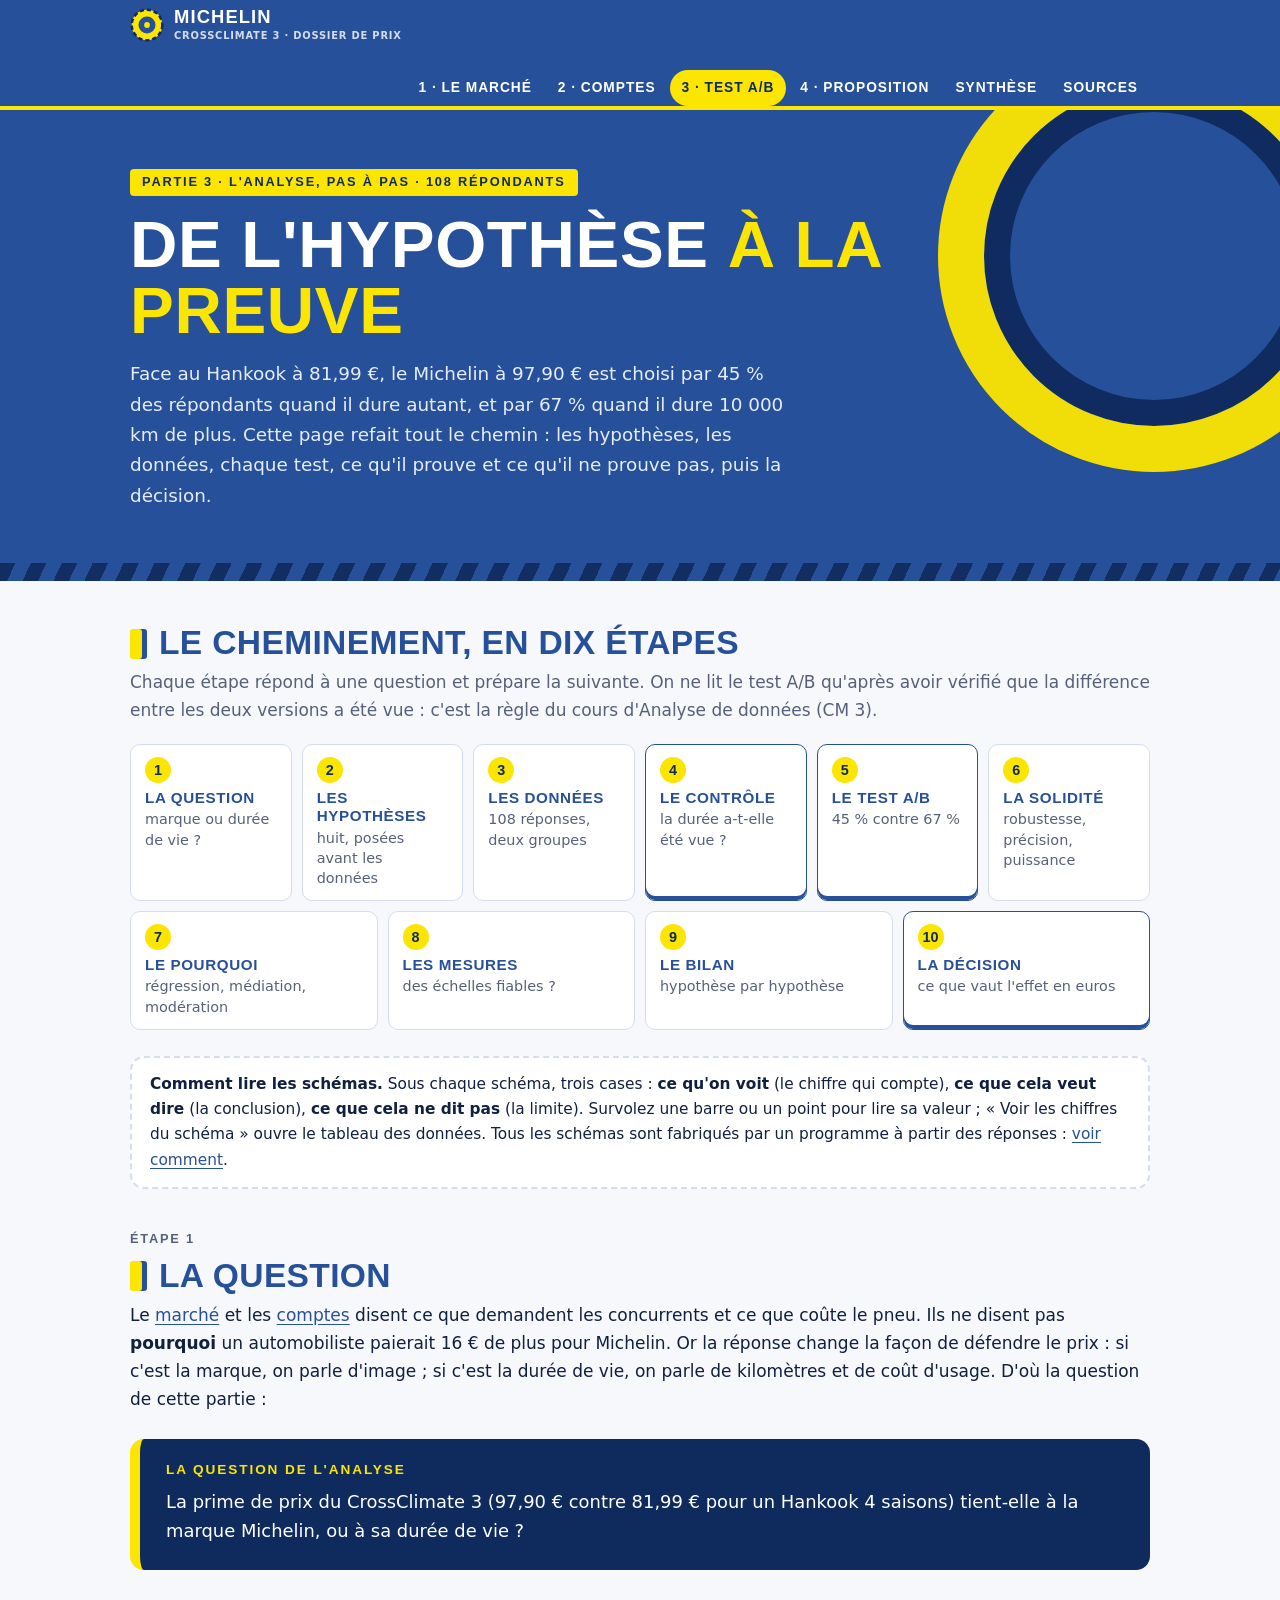
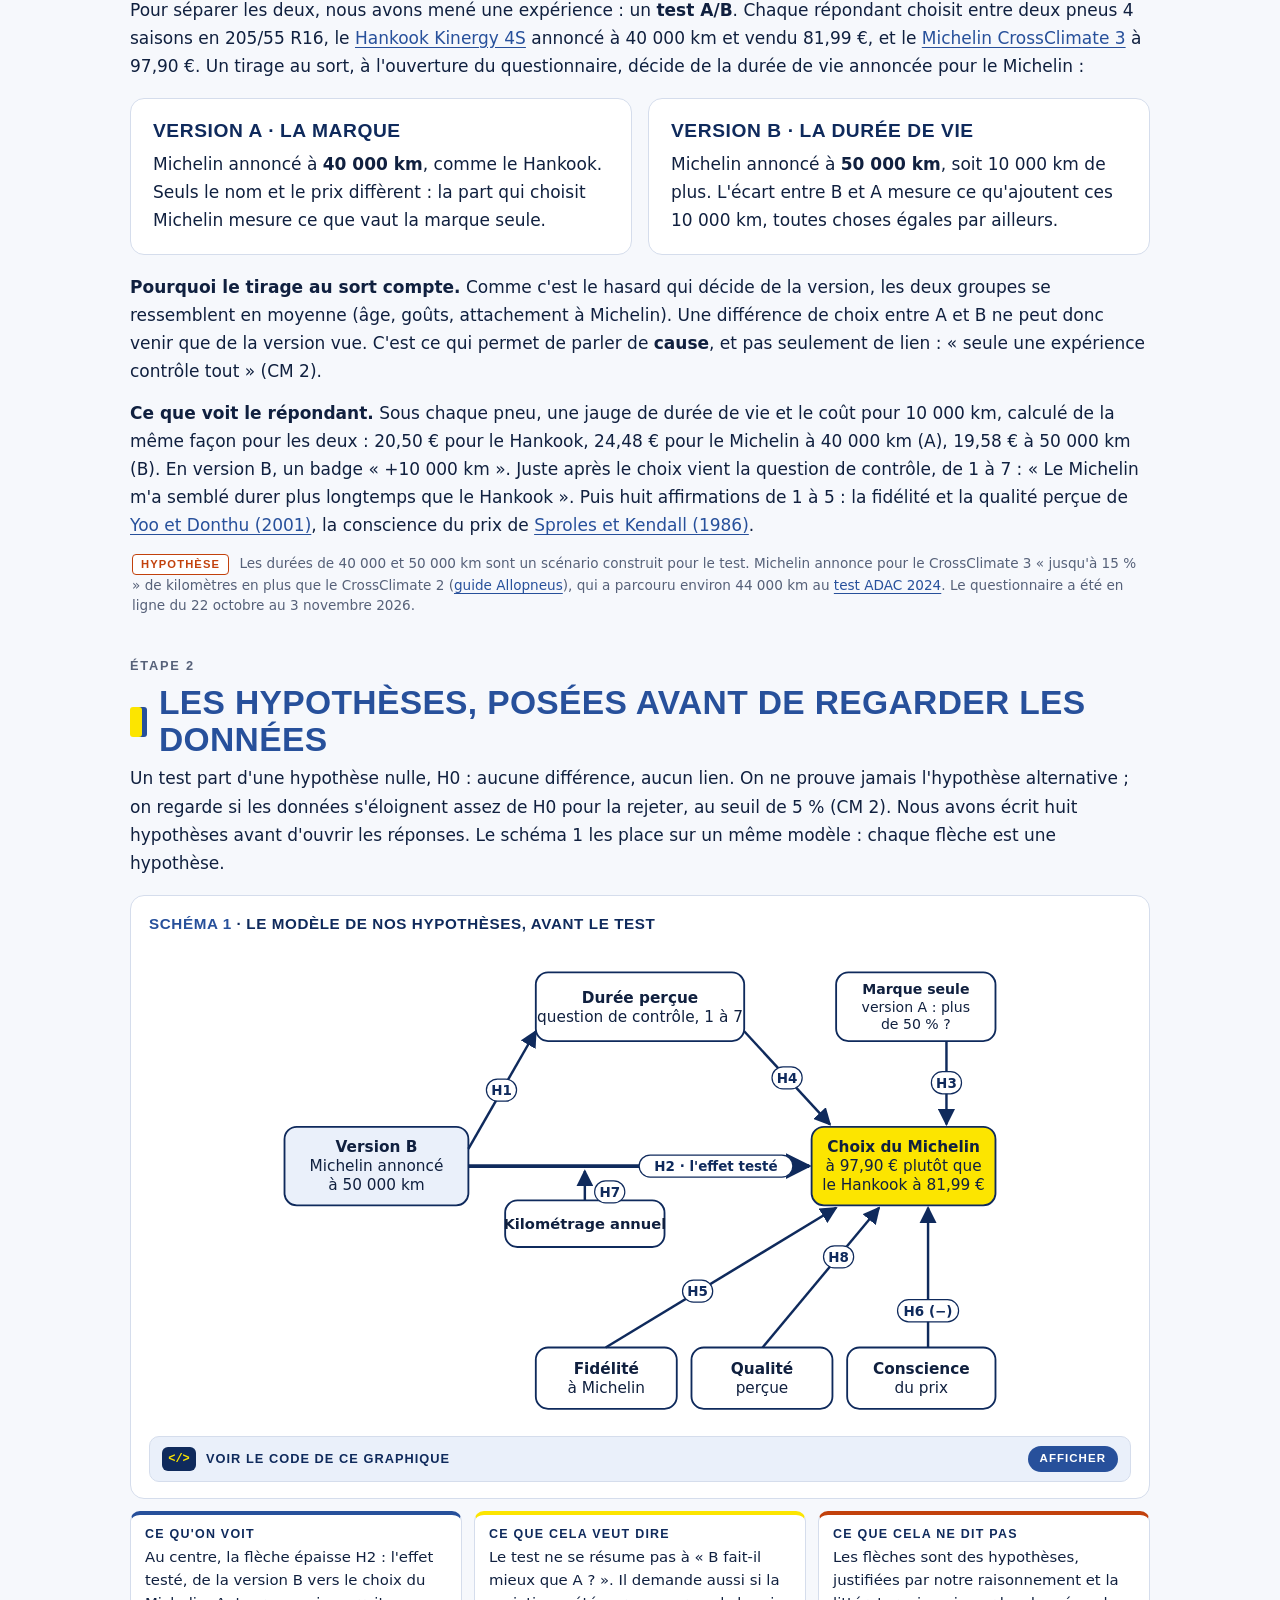
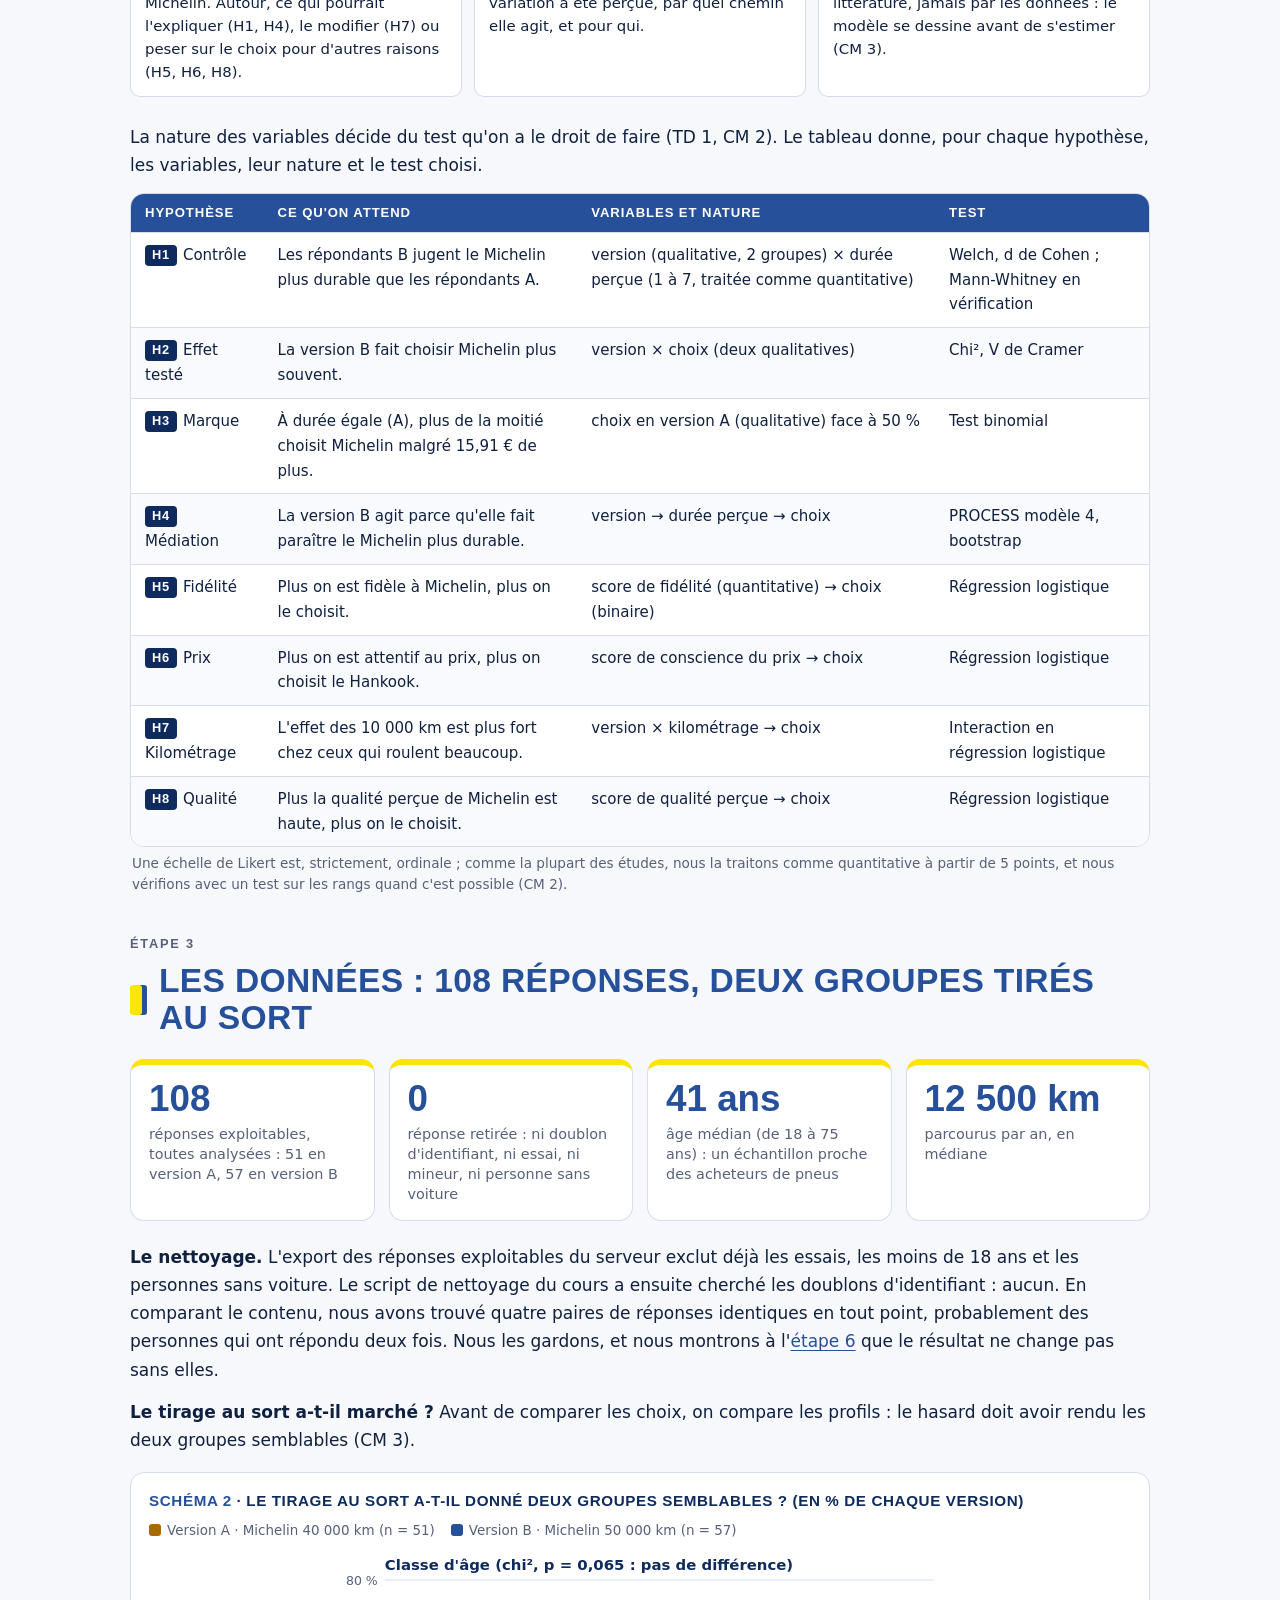
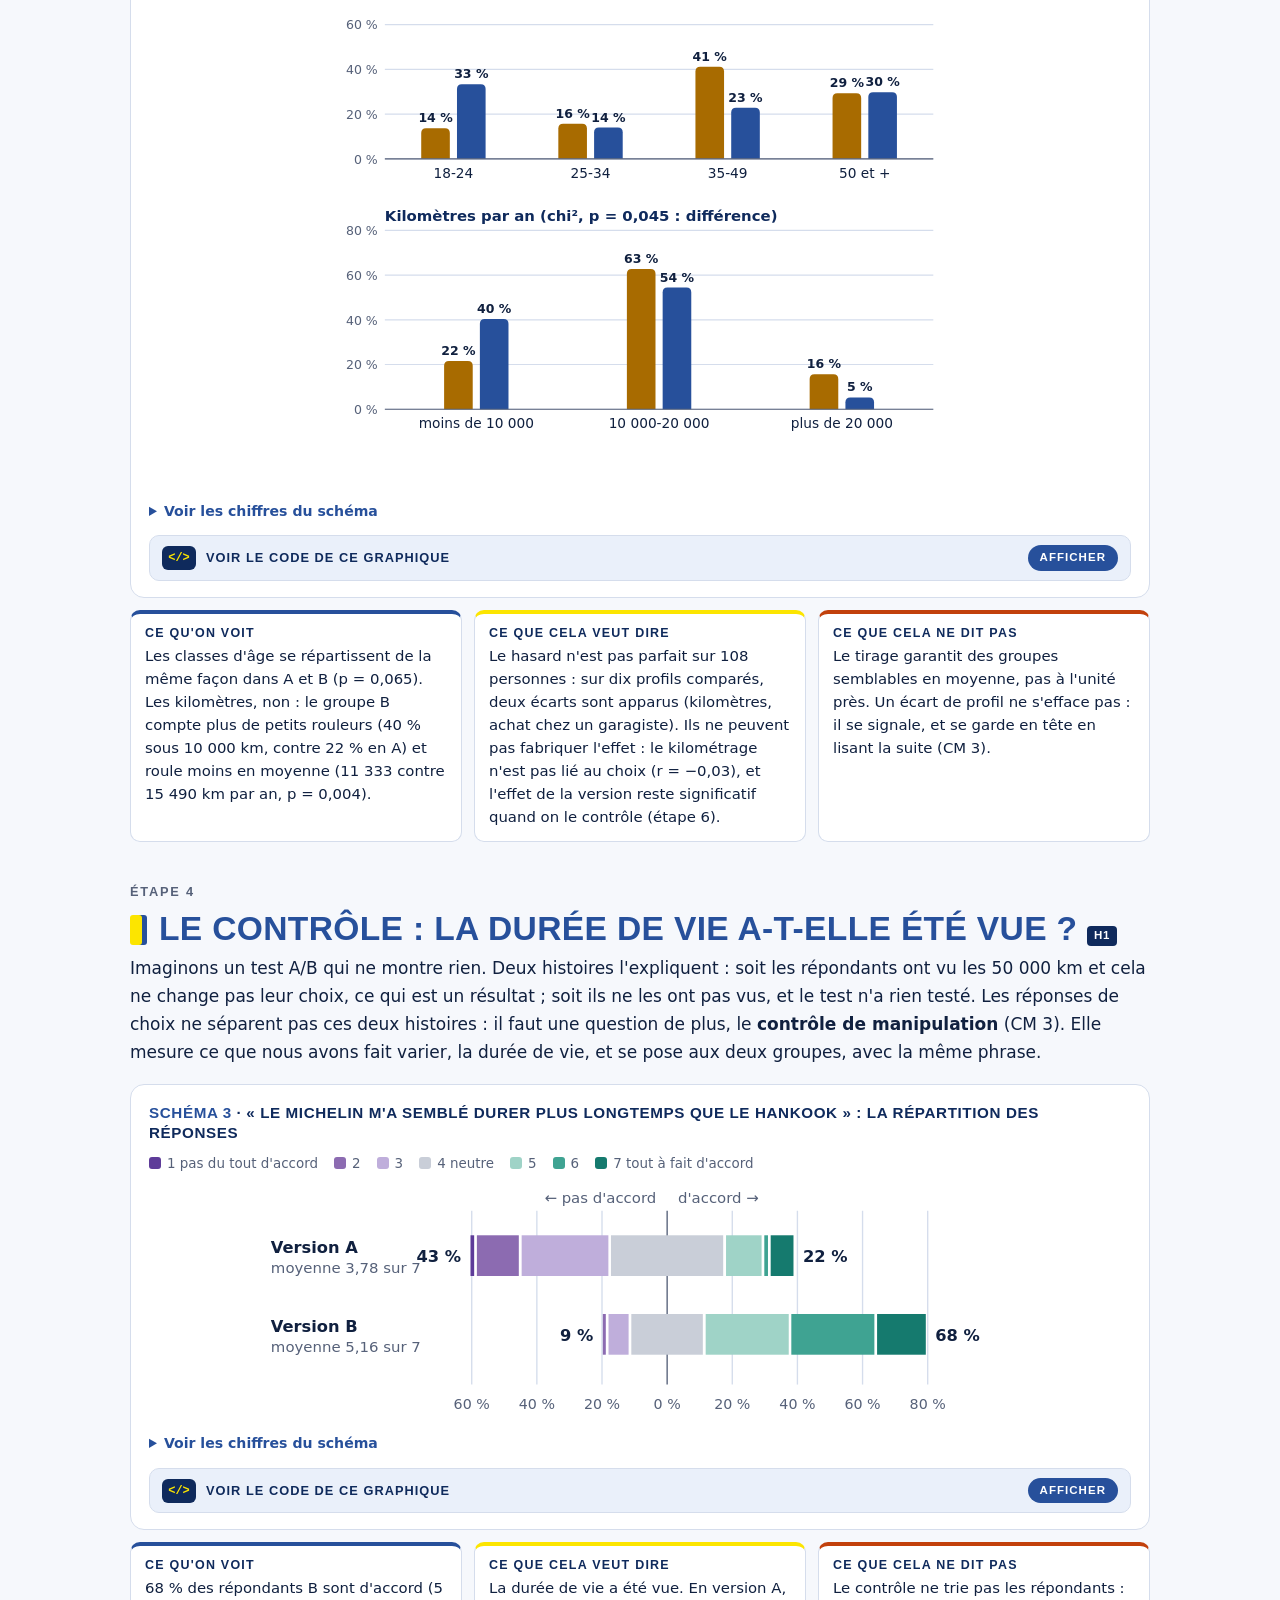
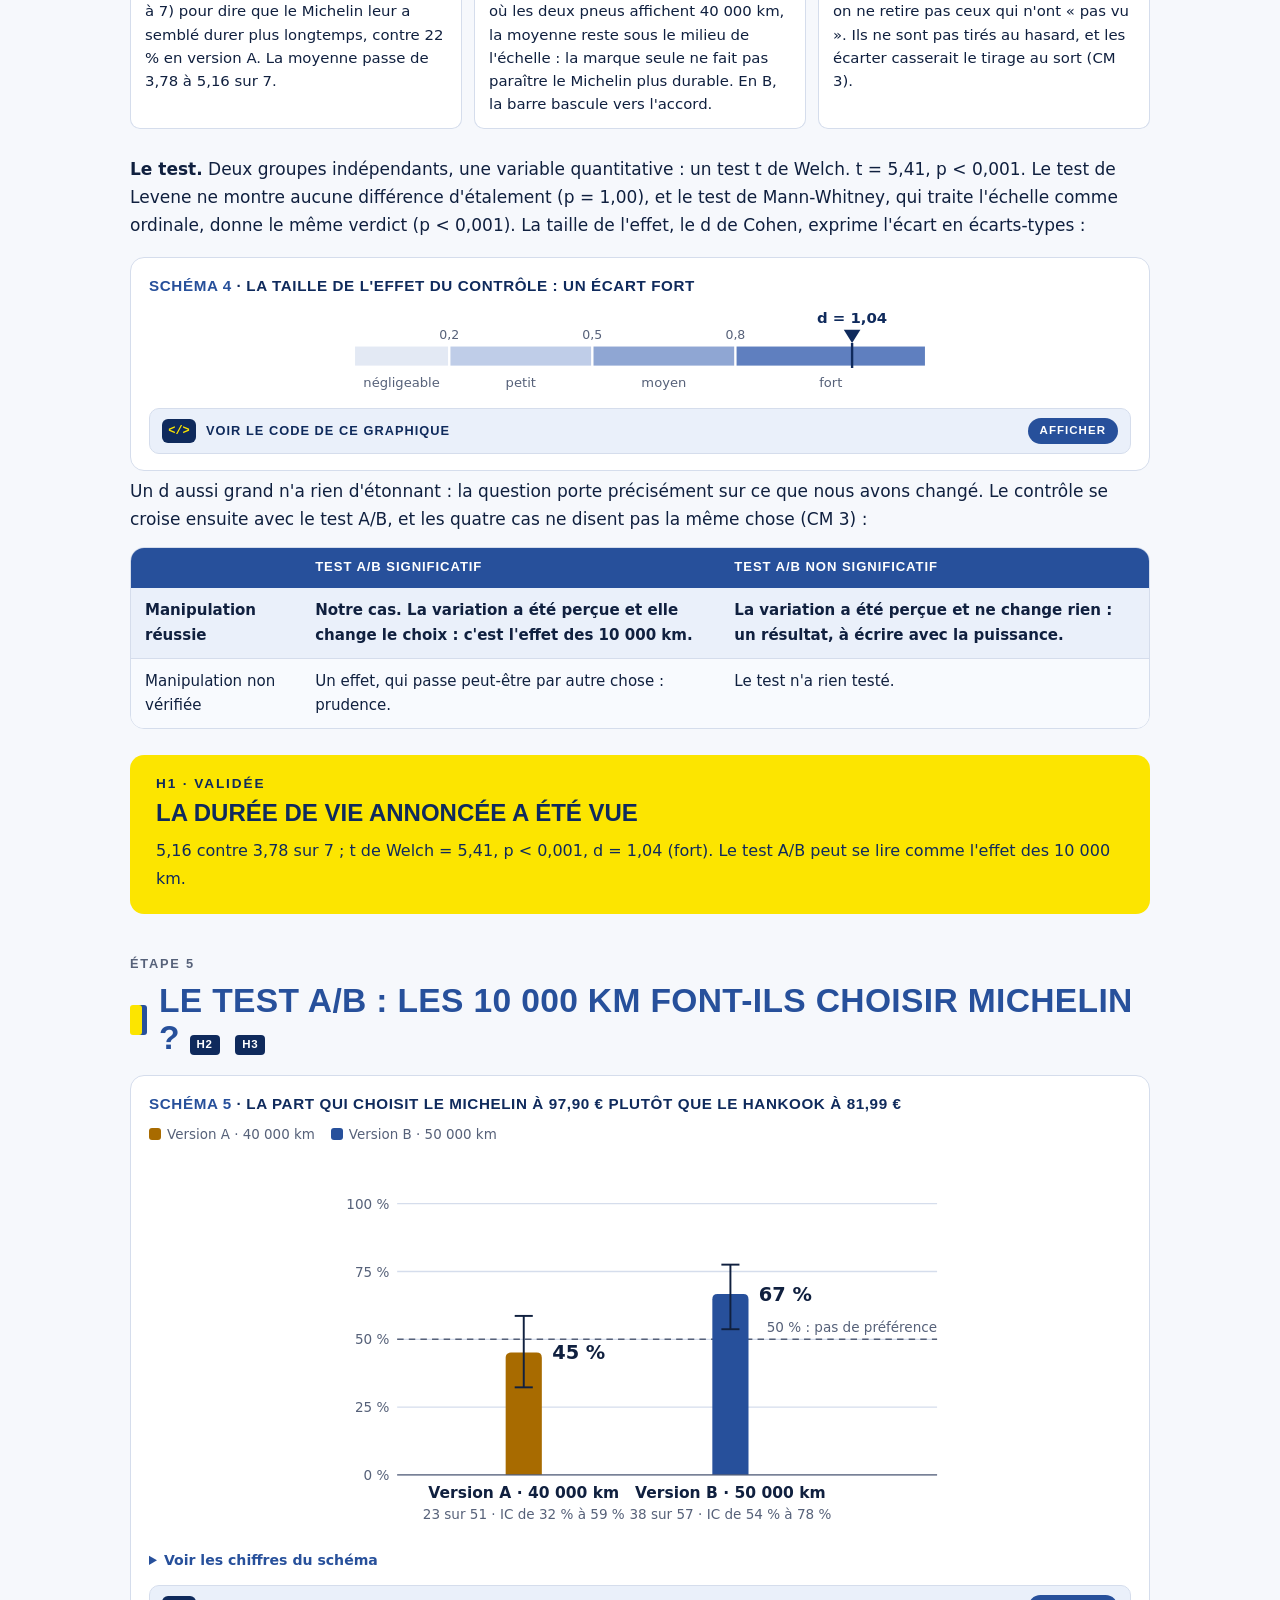
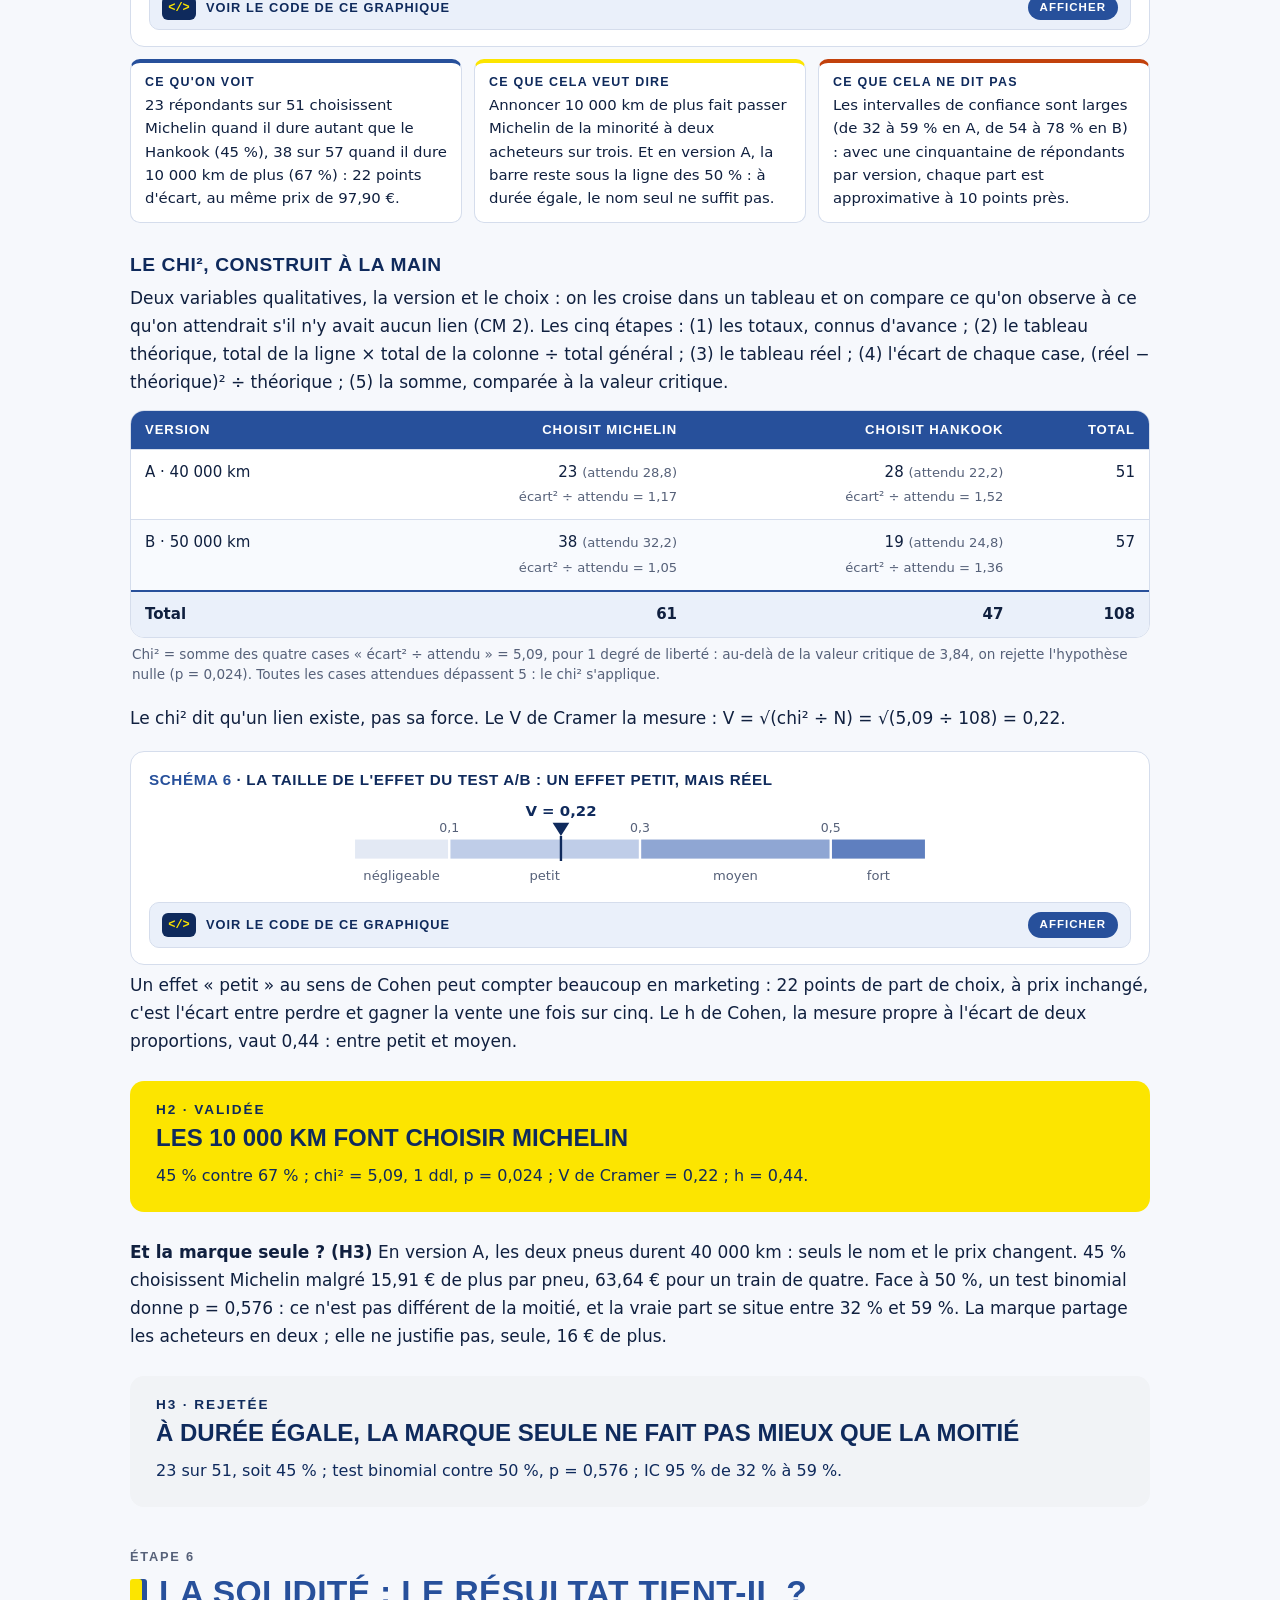
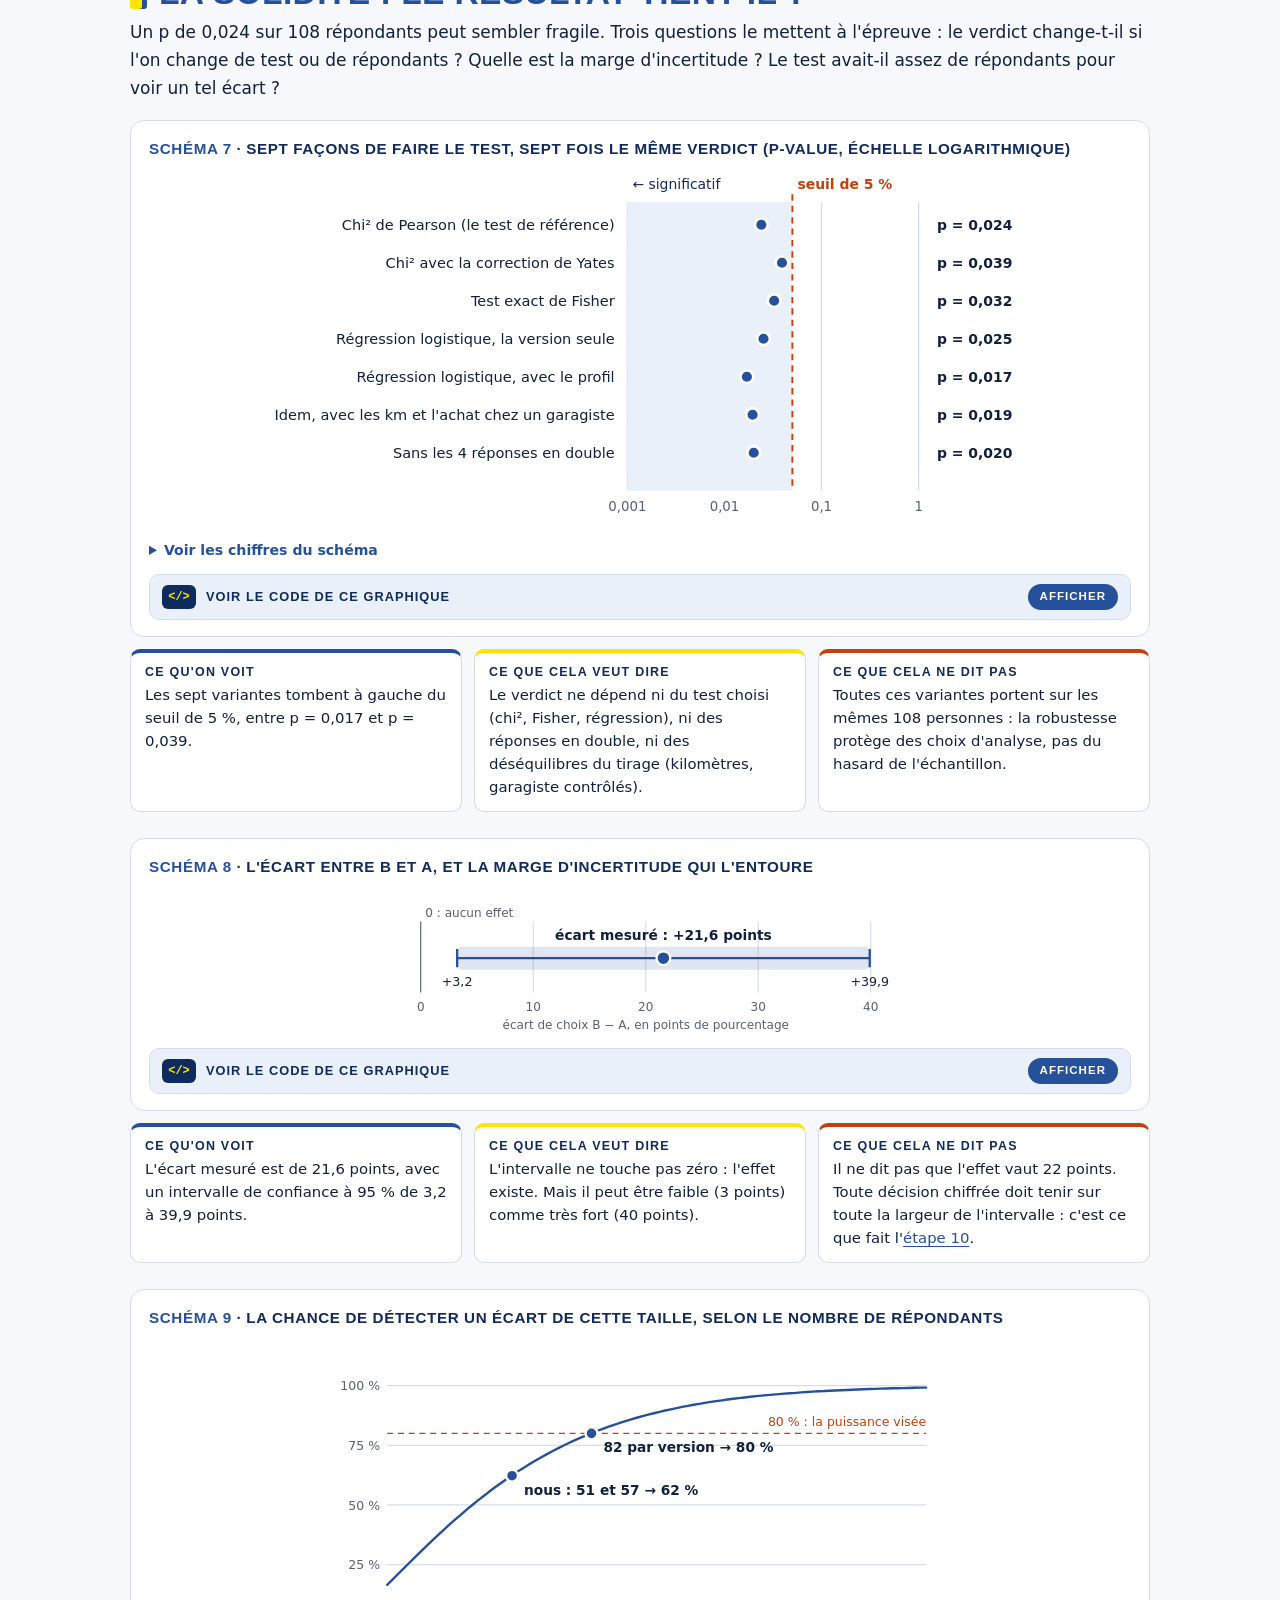
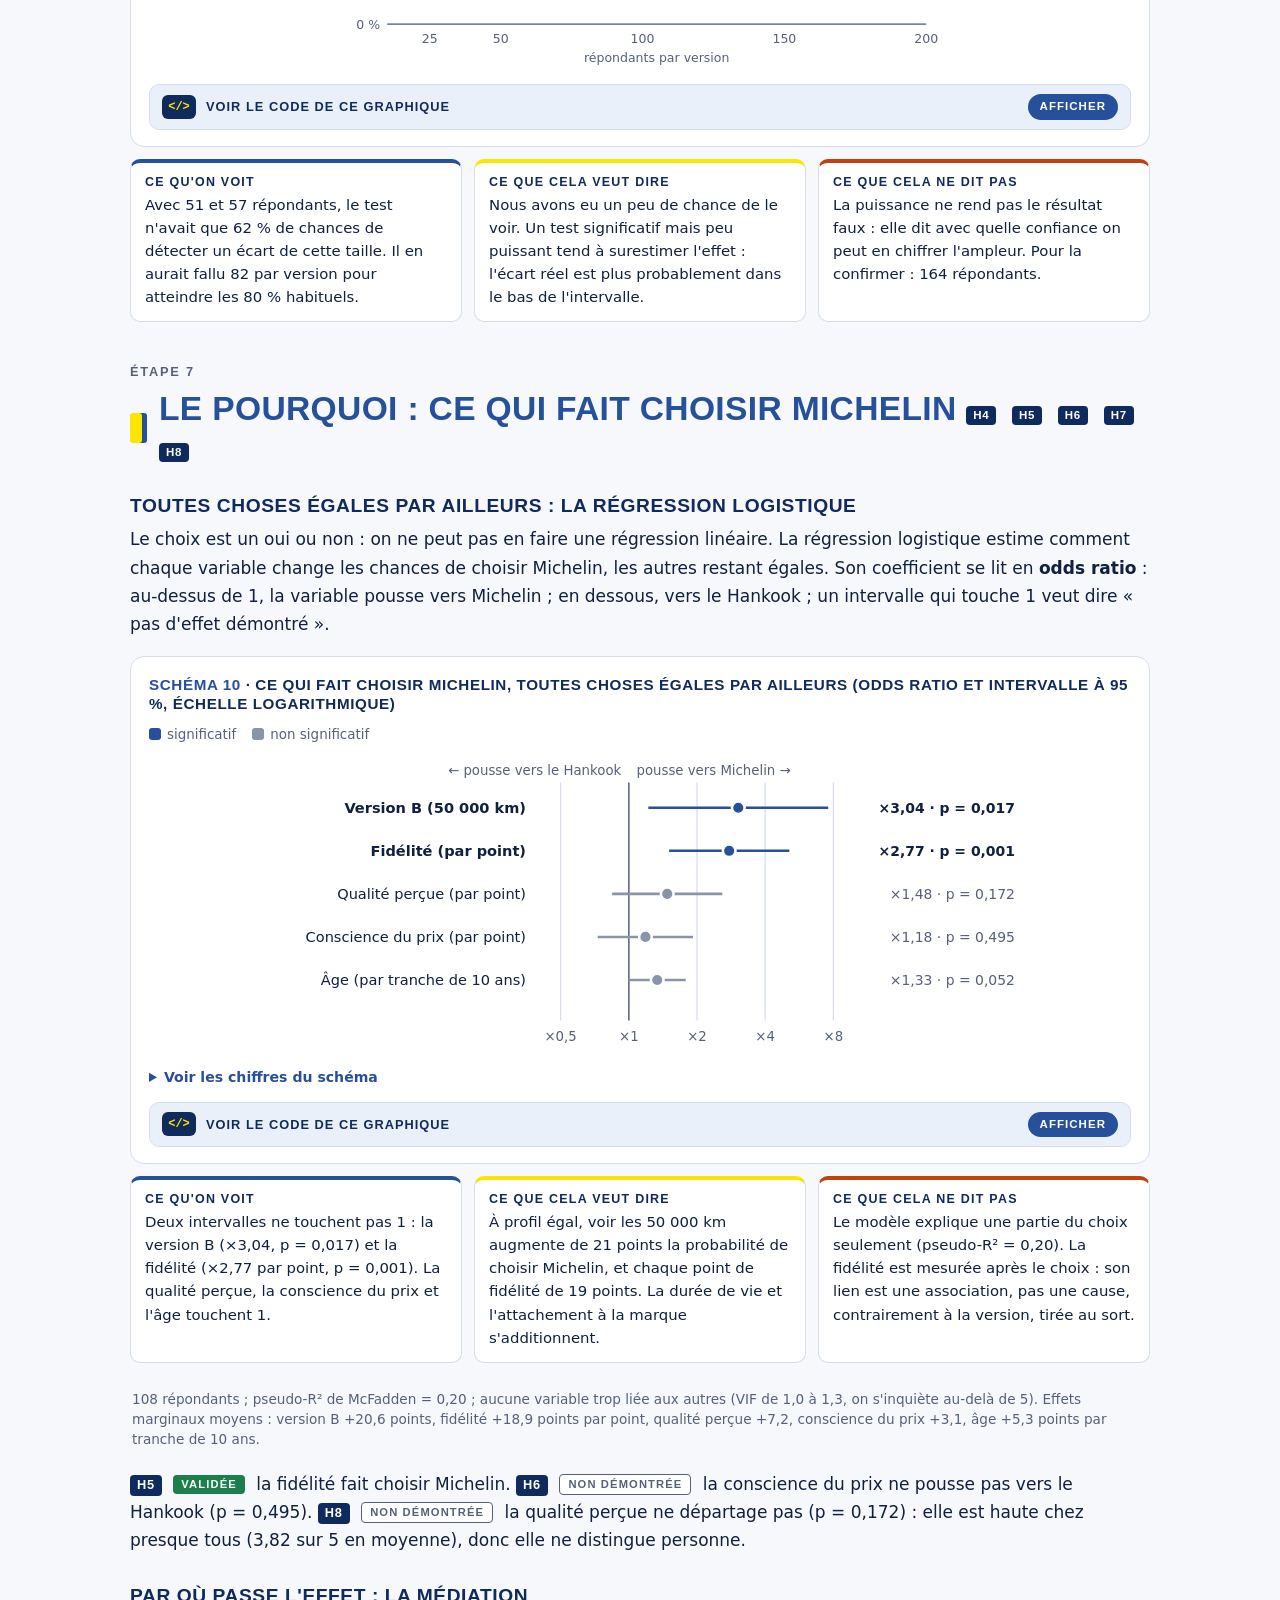
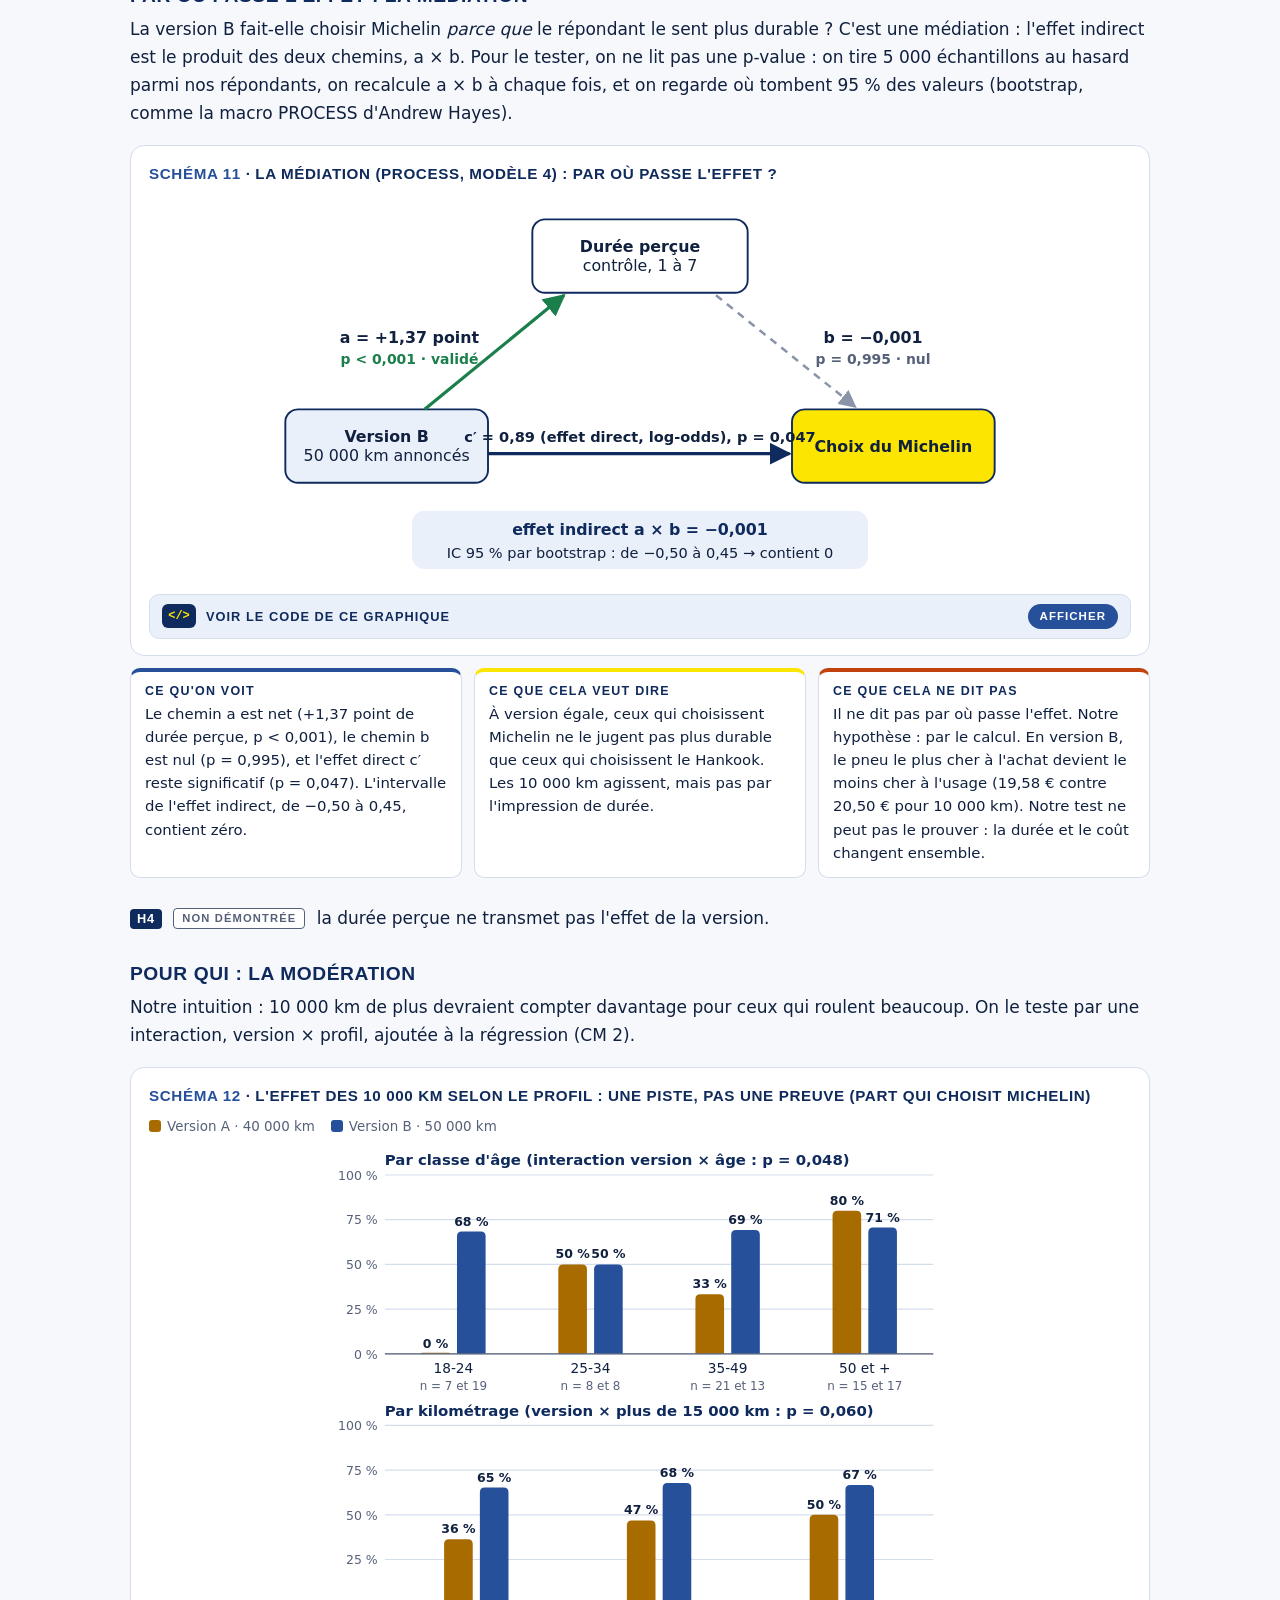
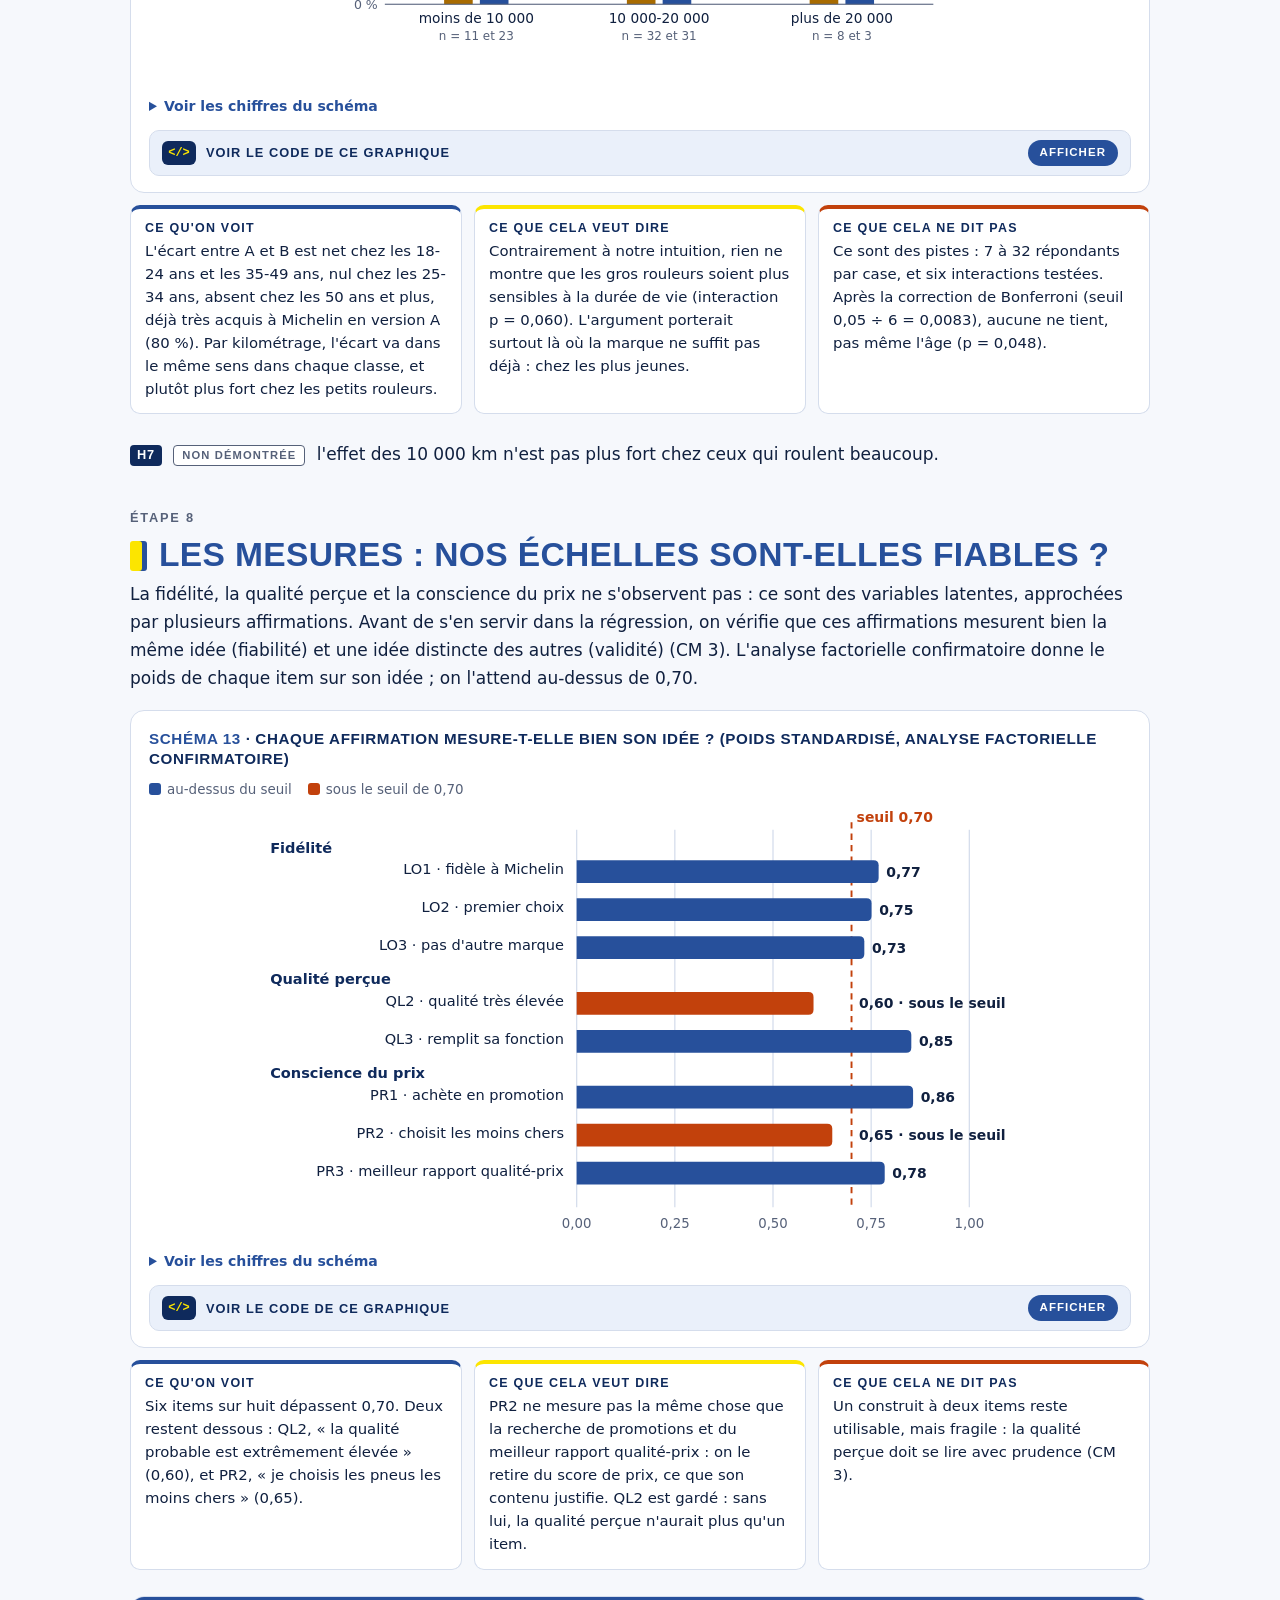
<file: client.html>
<!doctype html>
<html lang="fr">
<head>
<meta charset="utf-8">
<meta name="viewport" content="width=device-width, initial-scale=1">
<title>4 · L'analyse du test A/B — Michelin CrossClimate 3</title>
<meta name="description" content="Quel prix pour le pneu 4 saisons de Michelin ? L'analyse pas à pas du test A/B Hankook contre Michelin : hypothèses, données, tests, schémas expliqués et décision. 108 répondants.">
<link rel="icon" href="data:image/svg+xml,%3Csvg viewBox='0 0 40 40' aria-hidden='true'%3E%3Ccircle cx='20' cy='20' r='18' fill='%23FCE500'/%3E%3Ccircle cx='20' cy='20' r='18' fill='none' stroke='%230F2A5C' stroke-width='3' stroke-dasharray='5 3.4'/%3E%3Ccircle cx='20' cy='20' r='10' fill='%2327509B'/%3E%3Ccircle cx='20' cy='20' r='3.4' fill='%23FCE500'/%3E%3C/svg%3E">
<link rel="stylesheet" href="style.css">
<style>
/* Le graphique du TD 2 : le prix public décomposé, face au plafond des concurrents et au choix des répondants */
.td2{background:#fff;border:1px solid var(--trait);border-radius:var(--rayon);padding:18px 18px 10px;margin:14px 0 4px}
.td2 h4{margin:0 0 4px;font:800 .95rem/1.2 var(--titre);letter-spacing:.06em;text-transform:uppercase;color:var(--bleu-fonce)}
.td2 svg{display:block;width:100%;height:auto}
.td2 text{font-family:var(--texte)}
.td2 .seg:hover{opacity:.85}
.td2 .legende{display:flex;flex-wrap:wrap;gap:6px 16px;font-size:.85rem;color:var(--gris);margin:6px 0 0}
.td2 .legende span::before{content:"";display:inline-block;width:12px;height:12px;border-radius:3px;margin-right:6px;vertical-align:-1px;background:var(--c)}
</style>
</head>
<body>
<header class="haut"><div class="wrap">
<a class="marque" href="index.html"><svg viewBox="0 0 40 40" aria-hidden="true"><circle cx="20" cy="20" r="18" fill="#FCE500"/><circle cx="20" cy="20" r="18" fill="none" stroke="#0F2A5C" stroke-width="3" stroke-dasharray="5 3.4"/><circle cx="20" cy="20" r="10" fill="#27509B"/><circle cx="20" cy="20" r="3.4" fill="#FCE500"/></svg><span>Michelin<small>CrossClimate 3 · dossier de prix</small></span></a>
<nav aria-label="Navigation principale"><a href="index.html">1 · Le marché</a><a href="comptes.html">2 · Comptes</a><a href="client.html" aria-current="page">3 · Test A/B</a><a href="proposition.html">4 · Proposition</a><a href="synthese.html">Synthèse</a><a href="sources.html">Sources</a></nav>
</div></header>
<section class="hero"><div class="wrap">
<span class="kicker">Partie 3 · L'analyse, pas à pas · 108 répondants</span>
<h1>De l'hypothèse <em>à la preuve</em></h1>
<p class="chapo">Face au Hankook à 81,99 €, le Michelin à 97,90 € est choisi par 45 % des répondants quand il dure autant, et par 67 % quand il dure 10 000 km de plus. Cette page refait tout le chemin : les hypothèses, les données, chaque test, ce qu'il prouve et ce qu'il ne prouve pas, puis la décision.</p>
</div></section>
<main><div class="wrap">

<h2>Le cheminement, en dix étapes</h2>
<p class="sous">Chaque étape répond à une question et prépare la suivante. On ne lit le test A/B qu'après avoir vérifié que la différence entre les deux versions a été vue : c'est la règle du cours d'Analyse de données (CM 3).</p>
<ol class="flux">
<li><a href="#question">La question</a><span>marque ou durée de vie ?</span></li>
<li><a href="#hypotheses">Les hypothèses</a><span>huit, posées avant les données</span></li>
<li><a href="#donnees">Les données</a><span>108 réponses, deux groupes</span></li>
<li class="cle"><a href="#controle">Le contrôle</a><span>la durée a-t-elle été vue ?</span></li>
<li class="cle"><a href="#test">Le test A/B</a><span>45 % contre 67 %</span></li>
<li><a href="#solidite">La solidité</a><span>robustesse, précision, puissance</span></li>
<li><a href="#pourquoi">Le pourquoi</a><span>régression, médiation, modération</span></li>
<li><a href="#echelles">Les mesures</a><span>des échelles fiables ?</span></li>
<li><a href="#bilan">Le bilan</a><span>hypothèse par hypothèse</span></li>
<li class="cle"><a href="#decision">La décision</a><span>ce que vaut l'effet en euros</span></li>
</ol>
<div class="encart"><b>Comment lire les schémas.</b> Sous chaque schéma, trois cases : <b>ce qu'on voit</b> (le chiffre qui compte), <b>ce que cela veut dire</b> (la conclusion), <b>ce que cela ne dit pas</b> (la limite). Survolez une barre ou un point pour lire sa valeur ; « Voir les chiffres du schéma » ouvre le tableau des données. Tous les schémas sont fabriqués par un programme à partir des réponses : <a href="schemas.html">voir comment</a>.</div>

<!-- ===================================================================== 1 -->
<span class="etape-num">Étape 1</span>
<h2 id="question">La question</h2>
<p>Le <a href="index.html">marché</a> et les <a href="comptes.html">comptes</a> disent ce que demandent les concurrents et ce que coûte le pneu. Ils ne disent pas <b>pourquoi</b> un automobiliste paierait 16 € de plus pour Michelin. Or la réponse change la façon de défendre le prix : si c'est la marque, on parle d'image ; si c'est la durée de vie, on parle de kilomètres et de coût d'usage. D'où la question de cette partie :</p>
<div class="question"><strong>La question de l'analyse</strong><p>La prime de prix du CrossClimate 3 (97,90 € contre 81,99 € pour un Hankook 4 saisons) tient-elle à la marque Michelin, ou à sa durée de vie ?</p></div>
<p>Pour séparer les deux, nous avons mené une expérience : un <b>test A/B</b>. Chaque répondant choisit entre deux pneus 4 saisons en 205/55 R16, le <a href="https://www.allopneus.com/produit/pneu-auto/hankook/tourisme-4saisons/kinergy-4s-2/205-55r16-94h/0004885718" target="_blank" rel="noopener">Hankook Kinergy 4S</a> annoncé à 40 000 km et vendu 81,99 €, et le <a href="https://www.allopneus.com/produit/pneu-auto/michelin/tourisme-4saisons/crossclimate-3/205-55r16-91h/0002041955" target="_blank" rel="noopener">Michelin CrossClimate 3</a> à 97,90 €. Un tirage au sort, à l'ouverture du questionnaire, décide de la durée de vie annoncée pour le Michelin :</p>
<div class="grille">
<div class="carte"><h3 style="margin-top:0">Version A · la marque</h3><p>Michelin annoncé à <b>40 000 km</b>, comme le Hankook. Seuls le nom et le prix diffèrent : la part qui choisit Michelin mesure ce que vaut la marque seule.</p></div>
<div class="carte"><h3 style="margin-top:0">Version B · la durée de vie</h3><p>Michelin annoncé à <b>50 000 km</b>, soit 10 000 km de plus. L'écart entre B et A mesure ce qu'ajoutent ces 10 000 km, toutes choses égales par ailleurs.</p></div>
</div>
<p><b>Pourquoi le tirage au sort compte.</b> Comme c'est le hasard qui décide de la version, les deux groupes se ressemblent en moyenne (âge, goûts, attachement à Michelin). Une différence de choix entre A et B ne peut donc venir que de la version vue. C'est ce qui permet de parler de <b>cause</b>, et pas seulement de lien : « seule une expérience contrôle tout » (CM 2).</p>
<p><b>Ce que voit le répondant.</b> Sous chaque pneu, une jauge de durée de vie et le coût pour 10 000 km, calculé de la même façon pour les deux : 20,50 € pour le Hankook, 24,48 € pour le Michelin à 40 000 km (A), 19,58 € à 50 000 km (B). En version B, un badge « +10 000 km ». Juste après le choix vient la question de contrôle, de 1 à 7 : « Le Michelin m'a semblé durer plus longtemps que le Hankook ». Puis huit affirmations de 1 à 5 : la fidélité et la qualité perçue de <a href="https://doi.org/10.1016/S0148-2963(99)00098-3" target="_blank" rel="noopener">Yoo et Donthu (2001)</a>, la conscience du prix de <a href="https://doi.org/10.1111/j.1745-6606.1986.tb00382.x" target="_blank" rel="noopener">Sproles et Kendall (1986)</a>.</p>
<p class="note"><span class='statut hypo'>Hypothèse</span> Les durées de 40 000 et 50 000 km sont un scénario construit pour le test. Michelin annonce pour le CrossClimate 3 « jusqu'à 15 % » de kilomètres en plus que le CrossClimate 2 (<a href="https://www.allopneus.com/guide-pratique/auto/guide-achat/michelin-crossclimate-3/" target="_blank" rel="noopener">guide Allopneus</a>), qui a parcouru environ 44 000 km au <a href="https://www.adac.de/rund-ums-fahrzeug/ausstattung-technik-zubehoer/reifen/reifentest/ganzjahresreifen/205-55-r16/michelin-crossclimate-2-id-4844/" target="_blank" rel="noopener">test ADAC 2024</a>. Le questionnaire a été en ligne du 22 octobre au 3 novembre 2026.</p>

<!-- ===================================================================== 2 -->
<span class="etape-num">Étape 2</span>
<h2 id="hypotheses">Les hypothèses, posées avant de regarder les données</h2>
<p>Un test part d'une hypothèse nulle, H0 : aucune différence, aucun lien. On ne prouve jamais l'hypothèse alternative ; on regarde si les données s'éloignent assez de H0 pour la rejeter, au seuil de 5 % (CM 2). Nous avons écrit huit hypothèses avant d'ouvrir les réponses. Le schéma 1 les place sur un même modèle : chaque flèche est une hypothèse.</p>
<!-- schema:modele -->
<figure class="fig large"><figcaption><b>Schéma 1</b> · le modèle de nos hypothèses, avant le test</figcaption><svg viewBox="0 0 620 392" role="img" aria-labelledby="mod1-t mod1-d"><title id="mod1-t">Le modèle de nos hypothèses</title><desc id="mod1-d">Schéma des hypothèses : la version B agit sur la durée perçue (H1) et sur le choix du Michelin (H2) ; la durée perçue transmet l&#x27;effet (H4) ; la fidélité (H5), la qualité perçue (H8) et la conscience du prix (H6) agissent sur le choix ; le kilométrage modifie l&#x27;effet de la version (H7) ; H3 : en version A, plus de la moitié choisit Michelin.</desc><defs><marker id="mod1-0" viewBox="0 0 10 10" refX="9" refY="5" markerWidth="7" markerHeight="7" orient="auto-start-reverse"><path d="M0,0 L10,5 L0,10 z" fill="#0F2A5C"/></marker><marker id="mod1-1" viewBox="0 0 10 10" refX="9" refY="5" markerWidth="7" markerHeight="7" orient="auto-start-reverse"><path d="M0,0 L10,5 L0,10 z" fill="#1B7F4B"/></marker><marker id="mod1-2" viewBox="0 0 10 10" refX="9" refY="5" markerWidth="7" markerHeight="7" orient="auto-start-reverse"><path d="M0,0 L10,5 L0,10 z" fill="#8A94A8"/></marker></defs><rect x="20" y="150" width="150" height="64" rx="10" fill="#EAF0FA" stroke="#0F2A5C" stroke-width="1.5"/><text x="95.0" y="170.9" font-size="12.5" fill="#10203F" text-anchor="middle" font-weight="700">Version B</text><text x="95.0" y="186.4" font-size="12.5" fill="#10203F" text-anchor="middle">Michelin annoncé</text><text x="95.0" y="201.9" font-size="12.5" fill="#10203F" text-anchor="middle">à 50 000 km</text><rect x="225" y="24" width="170" height="56" rx="10" fill="#fff" stroke="#0F2A5C" stroke-width="1.5"/><text x="310.0" y="48.6" font-size="12.5" fill="#10203F" text-anchor="middle" font-weight="700">Durée perçue</text><text x="310.0" y="64.1" font-size="12.5" fill="#10203F" text-anchor="middle">question de contrôle, 1 à 7</text><rect x="470" y="24" width="130" height="56" rx="10" fill="#fff" stroke="#0F2A5C" stroke-width="1.5"/><text x="535.0" y="41.5" font-size="11.5" fill="#10203F" text-anchor="middle" font-weight="700">Marque seule</text><text x="535.0" y="56.0" font-size="11.5" fill="#10203F" text-anchor="middle">version A : plus</text><text x="535.0" y="70.5" font-size="11.5" fill="#10203F" text-anchor="middle">de 50 % ?</text><rect x="450" y="150" width="150" height="64" rx="10" fill="#FCE500" stroke="#0F2A5C" stroke-width="1.5"/><text x="525.0" y="170.9" font-size="12.5" fill="#10203F" text-anchor="middle" font-weight="700">Choix du Michelin</text><text x="525.0" y="186.4" font-size="12.5" fill="#10203F" text-anchor="middle">à 97,90 € plutôt que</text><text x="525.0" y="201.9" font-size="12.5" fill="#10203F" text-anchor="middle">le Hankook à 81,99 €</text><rect x="200" y="210" width="130" height="38" rx="10" fill="#fff" stroke="#0F2A5C" stroke-width="1.5"/><text x="265.0" y="233.2" font-size="12" fill="#10203F" text-anchor="middle" font-weight="700">Kilométrage annuel</text><rect x="225" y="330" width="115" height="50" rx="10" fill="#fff" stroke="#0F2A5C" stroke-width="1.5"/><text x="282.5" y="351.6" font-size="12.5" fill="#10203F" text-anchor="middle" font-weight="700">Fidélité</text><text x="282.5" y="367.1" font-size="12.5" fill="#10203F" text-anchor="middle">à Michelin</text><rect x="352" y="330" width="115" height="50" rx="10" fill="#fff" stroke="#0F2A5C" stroke-width="1.5"/><text x="409.5" y="351.6" font-size="12.5" fill="#10203F" text-anchor="middle" font-weight="700">Qualité</text><text x="409.5" y="367.1" font-size="12.5" fill="#10203F" text-anchor="middle">perçue</text><rect x="479" y="330" width="121" height="50" rx="10" fill="#fff" stroke="#0F2A5C" stroke-width="1.5"/><text x="539.5" y="351.6" font-size="12.5" fill="#10203F" text-anchor="middle" font-weight="700">Conscience</text><text x="539.5" y="367.1" font-size="12.5" fill="#10203F" text-anchor="middle">du prix</text><line x1="170.0" y1="168.0" x2="225.0" y2="72.0" stroke="#0F2A5C" stroke-width="2" marker-end="url(#mod1-0)"/><line x1="395.0" y1="72.0" x2="465.0" y2="148.0" stroke="#0F2A5C" stroke-width="2" marker-end="url(#mod1-0)"/><line x1="170.0" y1="182.0" x2="448.0" y2="182.0" stroke="#0F2A5C" stroke-width="3" marker-end="url(#mod1-0)"/><line x1="560.0" y1="80.0" x2="560.0" y2="148.0" stroke="#0F2A5C" stroke-width="2" marker-end="url(#mod1-0)"/><line x1="265.0" y1="210.0" x2="265.0" y2="186.0" stroke="#0F2A5C" stroke-width="2" marker-end="url(#mod1-0)"/><line x1="282.0" y1="330.0" x2="470.0" y2="216.0" stroke="#0F2A5C" stroke-width="2" marker-end="url(#mod1-0)"/><line x1="410.0" y1="330.0" x2="505.0" y2="216.0" stroke="#0F2A5C" stroke-width="2" marker-end="url(#mod1-0)"/><line x1="545.0" y1="330.0" x2="545.0" y2="216.0" stroke="#0F2A5C" stroke-width="2" marker-end="url(#mod1-0)"/><rect x="184.7" y="111.0" width="24.6" height="18" rx="9" fill="#fff" stroke="#0F2A5C" stroke-width="1"/><text x="197.0" y="124.0" font-size="11" fill="#0F2A5C" text-anchor="middle" font-weight="700">H1</text><rect x="417.7" y="101.0" width="24.6" height="18" rx="9" fill="#fff" stroke="#0F2A5C" stroke-width="1"/><text x="430.0" y="114.0" font-size="11" fill="#0F2A5C" text-anchor="middle" font-weight="700">H4</text><rect x="309.3" y="173.0" width="125.4" height="18" rx="9" fill="#fff" stroke="#0F2A5C" stroke-width="1"/><text x="372.0" y="186.0" font-size="11" fill="#0F2A5C" text-anchor="middle" font-weight="700">H2 · l&#x27;effet testé</text><rect x="547.7" y="105.0" width="24.6" height="18" rx="9" fill="#fff" stroke="#0F2A5C" stroke-width="1"/><text x="560.0" y="118.0" font-size="11" fill="#0F2A5C" text-anchor="middle" font-weight="700">H3</text><rect x="273.0" y="194.0" width="24.6" height="18" rx="9" fill="#fff" stroke="#0F2A5C" stroke-width="1"/><text x="285.3" y="207.0" font-size="11" fill="#0F2A5C" text-anchor="middle" font-weight="700">H7</text><rect x="344.7" y="275.0" width="24.6" height="18" rx="9" fill="#fff" stroke="#0F2A5C" stroke-width="1"/><text x="357.0" y="288.0" font-size="11" fill="#0F2A5C" text-anchor="middle" font-weight="700">H5</text><rect x="459.7" y="247.0" width="24.6" height="18" rx="9" fill="#fff" stroke="#0F2A5C" stroke-width="1"/><text x="472.0" y="260.0" font-size="11" fill="#0F2A5C" text-anchor="middle" font-weight="700">H8</text><rect x="520.1" y="291.0" width="49.8" height="18" rx="9" fill="#fff" stroke="#0F2A5C" stroke-width="1"/><text x="545.0" y="304.0" font-size="11" fill="#0F2A5C" text-anchor="middle" font-weight="700">H6 (−)</text></svg><details class="code-fig"><summary>Voir le code de ce graphique</summary><p class="note">Le principe, en version courte : d'abord les chiffres, calculés sur les réponses, puis le dessin (les valeurs en commentaire sont celles du graphique). Le code complet, avec tous les réglages de mise en page, est dans <a href="annexes/fabriquer_schemas.py">annexes/fabriquer_schemas.py</a>.</p><pre class="code"><code># une boîte par idée, une flèche et une pastille par hypothèse
boite(20, 150, &quot;Version B : Michelin annoncé à 50 000 km&quot;)
boite(225, 24, &quot;Durée perçue&quot;)
boite(450, 150, &quot;Choix du Michelin&quot;)
fleche(version, duree_percue)  ; pastille(&quot;H1&quot;)
fleche(version, choix, epaisseur=3)  ; pastille(&quot;H2 · l&#x27;effet testé&quot;)
fleche(duree_percue, choix)  ; pastille(&quot;H4&quot;)
# ... une flèche par hypothèse, de H1 à H8
# après le test : verte et pleine si l&#x27;hypothèse est validée, grise en pointillés sinon
couleur = VERT if validee else GRIS</code></pre></details></figure>
<!-- /schema:modele -->
<div class="lire">
<div><b>Ce qu'on voit</b>Au centre, la flèche épaisse H2 : l'effet testé, de la version B vers le choix du Michelin. Autour, ce qui pourrait l'expliquer (H1, H4), le modifier (H7) ou peser sur le choix pour d'autres raisons (H5, H6, H8).</div>
<div><b>Ce que cela veut dire</b>Le test ne se résume pas à « B fait-il mieux que A ? ». Il demande aussi si la variation a été perçue, par quel chemin elle agit, et pour qui.</div>
<div><b>Ce que cela ne dit pas</b>Les flèches sont des hypothèses, justifiées par notre raisonnement et la littérature, jamais par les données : le modèle se dessine avant de s'estimer (CM 3).</div>
</div>
<p>La nature des variables décide du test qu'on a le droit de faire (TD 1, CM 2). Le tableau donne, pour chaque hypothèse, les variables, leur nature et le test choisi.</p>
<div class="tableau"><table><thead><tr><th>Hypothèse</th><th>Ce qu'on attend</th><th>Variables et nature</th><th>Test</th></tr></thead><tbody>
<tr><td><span class="hyp">H1</span>Contrôle</td><td>Les répondants B jugent le Michelin plus durable que les répondants A.</td><td>version (qualitative, 2 groupes) × durée perçue (1 à 7, traitée comme quantitative)</td><td>Welch, d de Cohen ; Mann-Whitney en vérification</td></tr>
<tr><td><span class="hyp">H2</span>Effet testé</td><td>La version B fait choisir Michelin plus souvent.</td><td>version × choix (deux qualitatives)</td><td>Chi², V de Cramer</td></tr>
<tr><td><span class="hyp">H3</span>Marque</td><td>À durée égale (A), plus de la moitié choisit Michelin malgré 15,91 € de plus.</td><td>choix en version A (qualitative) face à 50 %</td><td>Test binomial</td></tr>
<tr><td><span class="hyp">H4</span>Médiation</td><td>La version B agit parce qu'elle fait paraître le Michelin plus durable.</td><td>version → durée perçue → choix</td><td>PROCESS modèle 4, bootstrap</td></tr>
<tr><td><span class="hyp">H5</span>Fidélité</td><td>Plus on est fidèle à Michelin, plus on le choisit.</td><td>score de fidélité (quantitative) → choix (binaire)</td><td>Régression logistique</td></tr>
<tr><td><span class="hyp">H6</span>Prix</td><td>Plus on est attentif au prix, plus on choisit le Hankook.</td><td>score de conscience du prix → choix</td><td>Régression logistique</td></tr>
<tr><td><span class="hyp">H7</span>Kilométrage</td><td>L'effet des 10 000 km est plus fort chez ceux qui roulent beaucoup.</td><td>version × kilométrage → choix</td><td>Interaction en régression logistique</td></tr>
<tr><td><span class="hyp">H8</span>Qualité</td><td>Plus la qualité perçue de Michelin est haute, plus on le choisit.</td><td>score de qualité perçue → choix</td><td>Régression logistique</td></tr>
</tbody></table></div>
<p class="note">Une échelle de Likert est, strictement, ordinale ; comme la plupart des études, nous la traitons comme quantitative à partir de 5 points, et nous vérifions avec un test sur les rangs quand c'est possible (CM 2).</p>

<!-- ===================================================================== 3 -->
<span class="etape-num">Étape 3</span>
<h2 id="donnees">Les données : 108 réponses, deux groupes tirés au sort</h2>
<div class="chiffres">
<div class="chiffre"><b>108</b><span>réponses exploitables, toutes analysées : 51 en version A, 57 en version B</span></div>
<div class="chiffre"><b>0</b><span>réponse retirée : ni doublon d'identifiant, ni essai, ni mineur, ni personne sans voiture</span></div>
<div class="chiffre"><b>41 ans</b><span>âge médian (de 18 à 75 ans) : un échantillon proche des acheteurs de pneus</span></div>
<div class="chiffre"><b>12 500 km</b><span>parcourus par an, en médiane</span></div>
</div>
<p><b>Le nettoyage.</b> L'export des réponses exploitables du serveur exclut déjà les essais, les moins de 18 ans et les personnes sans voiture. Le script de nettoyage du cours a ensuite cherché les doublons d'identifiant : aucun. En comparant le contenu, nous avons trouvé quatre paires de réponses identiques en tout point, probablement des personnes qui ont répondu deux fois. Nous les gardons, et nous montrons à l'<a href="#solidite">étape 6</a> que le résultat ne change pas sans elles.</p>
<p><b>Le tirage au sort a-t-il marché ?</b> Avant de comparer les choix, on compare les profils : le hasard doit avoir rendu les deux groupes semblables (CM 3).</p>
<!-- schema:tirage -->
<figure class="fig"><figcaption><b>Schéma 2</b> · le tirage au sort a-t-il donné deux groupes semblables ? (en % de chaque version)</figcaption><div class="leg"><span style="--c:#A86B00">Version A · Michelin 40 000 km (n = 51)</span><span style="--c:#27509B">Version B · Michelin 50 000 km (n = 57)</span></div><svg viewBox="0 0 520 454" role="img" aria-labelledby="tir-t tir-d"><title id="tir-t">Profil des deux groupes</title><desc id="tir-d">Part de chaque classe d&#x27;âge et de kilométrage dans les versions A et B.</desc><text x="46.0" y="18.0" font-size="12.5" fill="#0F2A5C" text-anchor="start" font-weight="700">Classe d&#x27;âge (chi², p = 0,065 : pas de différence)</text><line x1="46.0" y1="176.0" x2="506.0" y2="176.0" stroke="#D5DDEC" stroke-width="1"/><text x="40.0" y="180.0" font-size="10.5" fill="#566179" text-anchor="end">0 %</text><line x1="46.0" y1="138.5" x2="506.0" y2="138.5" stroke="#D5DDEC" stroke-width="1"/><text x="40.0" y="142.5" font-size="10.5" fill="#566179" text-anchor="end">20 %</text><line x1="46.0" y1="101.0" x2="506.0" y2="101.0" stroke="#D5DDEC" stroke-width="1"/><text x="40.0" y="105.0" font-size="10.5" fill="#566179" text-anchor="end">40 %</text><line x1="46.0" y1="63.5" x2="506.0" y2="63.5" stroke="#D5DDEC" stroke-width="1"/><text x="40.0" y="67.5" font-size="10.5" fill="#566179" text-anchor="end">60 %</text><line x1="46.0" y1="26.0" x2="506.0" y2="26.0" stroke="#D5DDEC" stroke-width="1"/><text x="40.0" y="30.0" font-size="10.5" fill="#566179" text-anchor="end">80 %</text><path d="M76.5,176.0 V154.3 Q76.5,150.3 80.5,150.3 H96.5 Q100.5,150.3 100.5,154.3 V176.0 Z" fill="#A86B00" tabindex="0"><title>Version A · 18-24 : 14 %</title></path><text x="88.5" y="145.3" font-size="10.5" fill="#10203F" text-anchor="middle" font-weight="700">14 %</text><path d="M106.5,176.0 V117.5 Q106.5,113.5 110.5,113.5 H126.5 Q130.5,113.5 130.5,117.5 V176.0 Z" fill="#27509B" tabindex="0"><title>Version B · 18-24 : 33 %</title></path><text x="118.5" y="108.5" font-size="10.5" fill="#10203F" text-anchor="middle" font-weight="700">33 %</text><text x="103.5" y="192.0" font-size="11.5" fill="#10203F" text-anchor="middle">18-24</text><path d="M191.5,176.0 V150.6 Q191.5,146.6 195.5,146.6 H211.5 Q215.5,146.6 215.5,150.6 V176.0 Z" fill="#A86B00" tabindex="0"><title>Version A · 25-34 : 16 %</title></path><text x="203.5" y="141.6" font-size="10.5" fill="#10203F" text-anchor="middle" font-weight="700">16 %</text><path d="M221.5,176.0 V153.7 Q221.5,149.7 225.5,149.7 H241.5 Q245.5,149.7 245.5,153.7 V176.0 Z" fill="#27509B" tabindex="0"><title>Version B · 25-34 : 14 %</title></path><text x="233.5" y="144.7" font-size="10.5" fill="#10203F" text-anchor="middle" font-weight="700">14 %</text><text x="218.5" y="192.0" font-size="11.5" fill="#10203F" text-anchor="middle">25-34</text><path d="M306.5,176.0 V102.8 Q306.5,98.8 310.5,98.8 H326.5 Q330.5,98.8 330.5,102.8 V176.0 Z" fill="#A86B00" tabindex="0"><title>Version A · 35-49 : 41 %</title></path><text x="318.5" y="93.8" font-size="10.5" fill="#10203F" text-anchor="middle" font-weight="700">41 %</text><path d="M336.5,176.0 V137.2 Q336.5,133.2 340.5,133.2 H356.5 Q360.5,133.2 360.5,137.2 V176.0 Z" fill="#27509B" tabindex="0"><title>Version B · 35-49 : 23 %</title></path><text x="348.5" y="128.2" font-size="10.5" fill="#10203F" text-anchor="middle" font-weight="700">23 %</text><text x="333.5" y="192.0" font-size="11.5" fill="#10203F" text-anchor="middle">35-49</text><path d="M421.5,176.0 V124.9 Q421.5,120.9 425.5,120.9 H441.5 Q445.5,120.9 445.5,124.9 V176.0 Z" fill="#A86B00" tabindex="0"><title>Version A · 50 et + : 29 %</title></path><text x="433.5" y="115.9" font-size="10.5" fill="#10203F" text-anchor="middle" font-weight="700">29 %</text><path d="M451.5,176.0 V124.1 Q451.5,120.1 455.5,120.1 H471.5 Q475.5,120.1 475.5,124.1 V176.0 Z" fill="#27509B" tabindex="0"><title>Version B · 50 et + : 30 %</title></path><text x="463.5" y="115.1" font-size="10.5" fill="#10203F" text-anchor="middle" font-weight="700">30 %</text><text x="448.5" y="192.0" font-size="11.5" fill="#10203F" text-anchor="middle">50 et +</text><line x1="46.0" y1="176.0" x2="506.0" y2="176.0" stroke="#566179" stroke-width="1"/><text x="46.0" y="228.0" font-size="12.5" fill="#0F2A5C" text-anchor="start" font-weight="700">Kilomètres par an (chi², p = 0,045 : différence)</text><line x1="46.0" y1="386.0" x2="506.0" y2="386.0" stroke="#D5DDEC" stroke-width="1"/><text x="40.0" y="390.0" font-size="10.5" fill="#566179" text-anchor="end">0 %</text><line x1="46.0" y1="348.5" x2="506.0" y2="348.5" stroke="#D5DDEC" stroke-width="1"/><text x="40.0" y="352.5" font-size="10.5" fill="#566179" text-anchor="end">20 %</text><line x1="46.0" y1="311.0" x2="506.0" y2="311.0" stroke="#D5DDEC" stroke-width="1"/><text x="40.0" y="315.0" font-size="10.5" fill="#566179" text-anchor="end">40 %</text><line x1="46.0" y1="273.5" x2="506.0" y2="273.5" stroke="#D5DDEC" stroke-width="1"/><text x="40.0" y="277.5" font-size="10.5" fill="#566179" text-anchor="end">60 %</text><line x1="46.0" y1="236.0" x2="506.0" y2="236.0" stroke="#D5DDEC" stroke-width="1"/><text x="40.0" y="240.0" font-size="10.5" fill="#566179" text-anchor="end">80 %</text><path d="M95.7,386.0 V349.6 Q95.7,345.6 99.7,345.6 H115.7 Q119.7,345.6 119.7,349.6 V386.0 Z" fill="#A86B00" tabindex="0"><title>Version A · moins de 10 000 : 22 %</title></path><text x="107.7" y="340.6" font-size="10.5" fill="#10203F" text-anchor="middle" font-weight="700">22 %</text><path d="M125.7,386.0 V314.3 Q125.7,310.3 129.7,310.3 H145.7 Q149.7,310.3 149.7,314.3 V386.0 Z" fill="#27509B" tabindex="0"><title>Version B · moins de 10 000 : 40 %</title></path><text x="137.7" y="305.3" font-size="10.5" fill="#10203F" text-anchor="middle" font-weight="700">40 %</text><text x="122.7" y="402.0" font-size="11.5" fill="#10203F" text-anchor="middle">moins de 10 000</text><path d="M249.0,386.0 V272.4 Q249.0,268.4 253.0,268.4 H269.0 Q273.0,268.4 273.0,272.4 V386.0 Z" fill="#A86B00" tabindex="0"><title>Version A · 10 000-20 000 : 63 %</title></path><text x="261.0" y="263.4" font-size="10.5" fill="#10203F" text-anchor="middle" font-weight="700">63 %</text><path d="M279.0,386.0 V288.0 Q279.0,284.0 283.0,284.0 H299.0 Q303.0,284.0 303.0,288.0 V386.0 Z" fill="#27509B" tabindex="0"><title>Version B · 10 000-20 000 : 54 %</title></path><text x="291.0" y="279.0" font-size="10.5" fill="#10203F" text-anchor="middle" font-weight="700">54 %</text><text x="276.0" y="402.0" font-size="11.5" fill="#10203F" text-anchor="middle">10 000-20 000</text><path d="M402.3,386.0 V360.6 Q402.3,356.6 406.3,356.6 H422.3 Q426.3,356.6 426.3,360.6 V386.0 Z" fill="#A86B00" tabindex="0"><title>Version A · plus de 20 000 : 16 %</title></path><text x="414.3" y="351.6" font-size="10.5" fill="#10203F" text-anchor="middle" font-weight="700">16 %</text><path d="M432.3,386.0 V380.1 Q432.3,376.1 436.3,376.1 H452.3 Q456.3,376.1 456.3,380.1 V386.0 Z" fill="#27509B" tabindex="0"><title>Version B · plus de 20 000 : 5 %</title></path><text x="444.3" y="371.1" font-size="10.5" fill="#10203F" text-anchor="middle" font-weight="700">5 %</text><text x="429.3" y="402.0" font-size="11.5" fill="#10203F" text-anchor="middle">plus de 20 000</text><line x1="46.0" y1="386.0" x2="506.0" y2="386.0" stroke="#566179" stroke-width="1"/></svg><details class="chiffres-fig"><summary>Voir les chiffres du schéma</summary><div class="tableau"><table><thead><tr><th>Classe</th><th>Version A</th><th>Version B</th></tr></thead><tbody><tr><td>18-24</td><td>14 %</td><td>33 %</td></tr><tr><td>25-34</td><td>16 %</td><td>14 %</td></tr><tr><td>35-49</td><td>41 %</td><td>23 %</td></tr><tr><td>50 et +</td><td>29 %</td><td>30 %</td></tr><tr><td>moins de 10 000 km</td><td>22 %</td><td>40 %</td></tr><tr><td>10 000-20 000 km</td><td>63 %</td><td>54 %</td></tr><tr><td>plus de 20 000 km</td><td>16 %</td><td>5 %</td></tr></tbody></table></div></details><details class="code-fig"><summary>Voir le code de ce graphique</summary><p class="note">Le principe, en version courte : d'abord les chiffres, calculés sur les réponses, puis le dessin (les valeurs en commentaire sont celles du graphique). Le code complet, avec tous les réglages de mise en page, est dans <a href="annexes/fabriquer_schemas.py">annexes/fabriquer_schemas.py</a>.</p><pre class="code"><code># 1. Les chiffres : la part de chaque classe d&#x27;âge dans chaque version
A = reponses[reponses.version == &quot;A&quot;]                                   # 51 répondants
B = reponses[reponses.version == &quot;B&quot;]                                   # 57 répondants
part_A = A.classe_age.value_counts(normalize=True)                      # 18-24 : 14 %
part_B = B.classe_age.value_counts(normalize=True)                      # 18-24 : 33 %

# 2. Le dessin : deux colonnes par classe, hautes de la part (150 pixels = 80 %)
for classe in [&quot;18-24&quot;, &quot;25-34&quot;, &quot;35-49&quot;, &quot;50 et +&quot;]:
    colonne(classe, hauteur=part_A[classe] / 0.8 * 150, couleur=OCRE)   # version A
    colonne(classe, hauteur=part_B[classe] / 0.8 * 150, couleur=BLEU)   # version B
# même chose pour les kilomètres par an</code></pre></details></figure>
<!-- /schema:tirage -->
<div class="lire">
<div><b>Ce qu'on voit</b>Les classes d'âge se répartissent de la même façon dans A et B (p = 0,065). Les kilomètres, non : le groupe B compte plus de petits rouleurs (40 % sous 10 000 km, contre 22 % en A) et roule moins en moyenne (11 333 contre 15 490 km par an, p = 0,004).</div>
<div><b>Ce que cela veut dire</b>Le hasard n'est pas parfait sur 108 personnes : sur dix profils comparés, deux écarts sont apparus (kilomètres, achat chez un garagiste). Ils ne peuvent pas fabriquer l'effet : le kilométrage n'est pas lié au choix (r = −0,03), et l'effet de la version reste significatif quand on le contrôle (étape 6).</div>
<div><b>Ce que cela ne dit pas</b>Le tirage garantit des groupes semblables en moyenne, pas à l'unité près. Un écart de profil ne s'efface pas : il se signale, et se garde en tête en lisant la suite (CM 3).</div>
</div>

<!-- ===================================================================== 4 -->
<span class="etape-num">Étape 4</span>
<h2 id="controle"><span>Le contrôle : la durée de vie a-t-elle été vue ? <span class="hyp">H1</span></span></h2>
<p>Imaginons un test A/B qui ne montre rien. Deux histoires l'expliquent : soit les répondants ont vu les 50 000 km et cela ne change pas leur choix, ce qui est un résultat ; soit ils ne les ont pas vus, et le test n'a rien testé. Les réponses de choix ne séparent pas ces deux histoires : il faut une question de plus, le <b>contrôle de manipulation</b> (CM 3). Elle mesure ce que nous avons fait varier, la durée de vie, et se pose aux deux groupes, avec la même phrase.</p>
<!-- schema:controle -->
<figure class="fig large"><figcaption><b>Schéma 3</b> · « Le Michelin m&#x27;a semblé durer plus longtemps que le Hankook » : la répartition des réponses</figcaption><div class="leg"><span style="--c:#5E3C99">1 pas du tout d&#x27;accord</span><span style="--c:#8C6BB1">2</span><span style="--c:#BFAEDB">3</span><span style="--c:#C9CED8">4 neutre</span><span style="--c:#9FD3C7">5</span><span style="--c:#3FA392">6</span><span style="--c:#157A6E">7 tout à fait d&#x27;accord</span></div><svg viewBox="0 0 560 178" role="img" aria-labelledby="man-t man-d"><title id="man-t">Réponses à la question de contrôle, de 1 à 7</title><desc id="man-d">Barres divergentes centrées sur la réponse neutre 4 : à gauche les réponses 1 à 3, à droite 5 à 7, pour chaque version.</desc><line x1="156.0" y1="22.0" x2="156.0" y2="150.0" stroke="#D5DDEC" stroke-width="1"/><text x="156.0" y="168.0" font-size="10.5" fill="#566179" text-anchor="middle">60 %</text><line x1="204.0" y1="22.0" x2="204.0" y2="150.0" stroke="#D5DDEC" stroke-width="1"/><text x="204.0" y="168.0" font-size="10.5" fill="#566179" text-anchor="middle">40 %</text><line x1="252.0" y1="22.0" x2="252.0" y2="150.0" stroke="#D5DDEC" stroke-width="1"/><text x="252.0" y="168.0" font-size="10.5" fill="#566179" text-anchor="middle">20 %</text><line x1="300.0" y1="22.0" x2="300.0" y2="150.0" stroke="#566179" stroke-width="1"/><text x="300.0" y="168.0" font-size="10.5" fill="#566179" text-anchor="middle">0 %</text><line x1="348.0" y1="22.0" x2="348.0" y2="150.0" stroke="#D5DDEC" stroke-width="1"/><text x="348.0" y="168.0" font-size="10.5" fill="#566179" text-anchor="middle">20 %</text><line x1="396.0" y1="22.0" x2="396.0" y2="150.0" stroke="#D5DDEC" stroke-width="1"/><text x="396.0" y="168.0" font-size="10.5" fill="#566179" text-anchor="middle">40 %</text><line x1="444.0" y1="22.0" x2="444.0" y2="150.0" stroke="#D5DDEC" stroke-width="1"/><text x="444.0" y="168.0" font-size="10.5" fill="#566179" text-anchor="middle">60 %</text><line x1="492.0" y1="22.0" x2="492.0" y2="150.0" stroke="#D5DDEC" stroke-width="1"/><text x="492.0" y="168.0" font-size="10.5" fill="#566179" text-anchor="middle">80 %</text><text x="292.0" y="16.0" font-size="11" fill="#566179" text-anchor="end">← pas d&#x27;accord</text><text x="308.0" y="16.0" font-size="11" fill="#566179" text-anchor="start">d&#x27;accord →</text><rect x="155.1" y="40" width="2.7" height="30" fill="#5E3C99" tabindex="0"><title>Version A · 40 000 km · réponse 1 : 2,0 %</title></rect><rect x="159.8" y="40" width="30.9" height="30" fill="#8C6BB1" tabindex="0"><title>Version A · 40 000 km · réponse 2 : 13,7 %</title></rect><rect x="192.8" y="40" width="63.9" height="30" fill="#BFAEDB" tabindex="0"><title>Version A · 40 000 km · réponse 3 : 27,5 %</title></rect><rect x="258.6" y="40" width="82.7" height="30" fill="#C9CED8" tabindex="0"><title>Version A · 40 000 km · réponse 4 : 35,3 %</title></rect><rect x="343.4" y="40" width="26.2" height="30" fill="#9FD3C7" tabindex="0"><title>Version A · 40 000 km · réponse 5 : 11,8 %</title></rect><rect x="371.6" y="40" width="2.7" height="30" fill="#3FA392" tabindex="0"><title>Version A · 40 000 km · réponse 6 : 2,0 %</title></rect><rect x="376.3" y="40" width="16.8" height="30" fill="#157A6E" tabindex="0"><title>Version A · 40 000 km · réponse 7 : 7,8 %</title></rect><text x="148.1" y="60.0" font-size="12" fill="#10203F" text-anchor="end" font-weight="700">43 %</text><text x="400.1" y="60.0" font-size="12" fill="#10203F" text-anchor="start" font-weight="700">22 %</text><text x="8.0" y="53.0" font-size="12" fill="#10203F" text-anchor="start" font-weight="700">Version A</text><text x="8.0" y="68.0" font-size="11" fill="#566179" text-anchor="start">moyenne 3,78 sur 7</text><rect x="252.6" y="98" width="2.2" height="30" fill="#8C6BB1" tabindex="0"><title>Version B · 50 000 km · réponse 2 : 1,8 %</title></rect><rect x="256.8" y="98" width="14.8" height="30" fill="#BFAEDB" tabindex="0"><title>Version B · 50 000 km · réponse 3 : 7,0 %</title></rect><rect x="273.6" y="98" width="52.7" height="30" fill="#C9CED8" tabindex="0"><title>Version B · 50 000 km · réponse 4 : 22,8 %</title></rect><rect x="328.4" y="98" width="61.2" height="30" fill="#9FD3C7" tabindex="0"><title>Version B · 50 000 km · réponse 5 : 26,3 %</title></rect><rect x="391.5" y="98" width="61.2" height="30" fill="#3FA392" tabindex="0"><title>Version B · 50 000 km · réponse 6 : 26,3 %</title></rect><rect x="454.7" y="98" width="35.9" height="30" fill="#157A6E" tabindex="0"><title>Version B · 50 000 km · réponse 7 : 15,8 %</title></rect><text x="245.6" y="118.0" font-size="12" fill="#10203F" text-anchor="end" font-weight="700">9 %</text><text x="497.6" y="118.0" font-size="12" fill="#10203F" text-anchor="start" font-weight="700">68 %</text><text x="8.0" y="111.0" font-size="12" fill="#10203F" text-anchor="start" font-weight="700">Version B</text><text x="8.0" y="126.0" font-size="11" fill="#566179" text-anchor="start">moyenne 5,16 sur 7</text></svg><details class="chiffres-fig"><summary>Voir les chiffres du schéma</summary><div class="tableau"><table><thead><tr><th>Version</th><th>1</th><th>2</th><th>3</th><th>4</th><th>5</th><th>6</th><th>7</th><th>Moyenne</th></tr></thead><tbody><tr><td>Version A</td><td>2,0 %</td><td>13,7 %</td><td>27,5 %</td><td>35,3 %</td><td>11,8 %</td><td>2,0 %</td><td>7,8 %</td><td>3,78</td></tr><tr><td>Version B</td><td>0,0 %</td><td>1,8 %</td><td>7,0 %</td><td>22,8 %</td><td>26,3 %</td><td>26,3 %</td><td>15,8 %</td><td>5,16</td></tr></tbody></table></div></details><details class="code-fig"><summary>Voir le code de ce graphique</summary><p class="note">Le principe, en version courte : d'abord les chiffres, calculés sur les réponses, puis le dessin (les valeurs en commentaire sont celles du graphique). Le code complet, avec tous les réglages de mise en page, est dans <a href="annexes/fabriquer_schemas.py">annexes/fabriquer_schemas.py</a>.</p><pre class="code"><code># 1. Les chiffres : la part de chaque réponse, de 1 à 7, dans chaque version
parts = reponses.groupby(&quot;version&quot;).manip_km.value_counts(normalize=True)
# moyenne : 3,78 sur 7 en A, 5,16 en B

# 2. Le dessin : une barre par version, en 7 morceaux, centrée sur la réponse neutre (4)
for version in [&quot;A&quot;, &quot;B&quot;]:
    p = parts[version]
    x = centre - (p[1] + p[2] + p[3] + p[4] / 2) * 240   # « pas d&#x27;accord » part vers la gauche
    for reponse in range(1, 8):
        rectangle(x, largeur=p[reponse] * 240, couleur=couleurs[reponse])
        x += p[reponse] * 240                            # le morceau suivant commence où finit celui-ci</code></pre></details></figure>
<!-- /schema:controle -->
<div class="lire">
<div><b>Ce qu'on voit</b>68 % des répondants B sont d'accord (5 à 7) pour dire que le Michelin leur a semblé durer plus longtemps, contre 22 % en version A. La moyenne passe de 3,78 à 5,16 sur 7.</div>
<div><b>Ce que cela veut dire</b>La durée de vie a été vue. En version A, où les deux pneus affichent 40 000 km, la moyenne reste sous le milieu de l'échelle : la marque seule ne fait pas paraître le Michelin plus durable. En B, la barre bascule vers l'accord.</div>
<div><b>Ce que cela ne dit pas</b>Le contrôle ne trie pas les répondants : on ne retire pas ceux qui n'ont « pas vu ». Ils ne sont pas tirés au hasard, et les écarter casserait le tirage au sort (CM 3).</div>
</div>
<p><b>Le test.</b> Deux groupes indépendants, une variable quantitative : un test t de Welch. t = 5,41, p &lt; 0,001. Le test de Levene ne montre aucune différence d'étalement (p = 1,00), et le test de Mann-Whitney, qui traite l'échelle comme ordinale, donne le même verdict (p &lt; 0,001). La taille de l'effet, le d de Cohen, exprime l'écart en écarts-types :</p>
<!-- schema:jauge-d -->
<figure class="fig"><figcaption><b>Schéma 4</b> · la taille de l&#x27;effet du contrôle : un écart fort</figcaption><svg viewBox="0 0 520 76" role="img" aria-labelledby="jd-t jd-d"><title id="jd-t">d de Cohen du contrôle de manipulation</title><desc id="jd-d">d de Cohen du contrôle de manipulation : d = 1,04, sur une échelle négligeable, petit, moyen, fort (Cohen, 1988).</desc><rect x="21.0" y="34" width="78.0" height="16" fill="#E3E9F4"/><text x="60.0" y="68.0" font-size="11" fill="#566179" text-anchor="middle">négligeable</text><rect x="101.0" y="34" width="118.0" height="16" fill="#BFCDE8"/><text x="160.0" y="68.0" font-size="11" fill="#566179" text-anchor="middle">petit</text><text x="100.0" y="28.0" font-size="10.5" fill="#566179" text-anchor="middle">0,2</text><rect x="221.0" y="34" width="118.0" height="16" fill="#8FA6D3"/><text x="280.0" y="68.0" font-size="11" fill="#566179" text-anchor="middle">moyen</text><text x="220.0" y="28.0" font-size="10.5" fill="#566179" text-anchor="middle">0,5</text><rect x="341.0" y="34" width="158.0" height="16" fill="#5F7FBF"/><text x="420.0" y="68.0" font-size="11" fill="#566179" text-anchor="middle">fort</text><text x="340.0" y="28.0" font-size="10.5" fill="#566179" text-anchor="middle">0,8</text><path d="M430.9,20 L444.9,20 L437.9,31 z" fill="#0F2A5C"/><line x1="437.9" y1="31.0" x2="437.9" y2="52.0" stroke="#0F2A5C" stroke-width="2"/><text x="437.9" y="14.0" font-size="12.5" fill="#0F2A5C" text-anchor="middle" font-weight="700">d = 1,04</text></svg><details class="code-fig"><summary>Voir le code de ce graphique</summary><p class="note">Le principe, en version courte : d'abord les chiffres, calculés sur les réponses, puis le dessin (les valeurs en commentaire sont celles du graphique). Le code complet, avec tous les réglages de mise en page, est dans <a href="annexes/fabriquer_schemas.py">annexes/fabriquer_schemas.py</a>.</p><pre class="code"><code># 1. Le chiffre : l&#x27;écart entre les deux versions, en écarts-types (d de Cohen)
d = (moyenne_B - moyenne_A) / ecart_type_commun   # (5,16 − 3,78) ÷ 1,31 = 1,04

# 2. Le dessin : quatre zones (Cohen, 1988), et un repère sur notre valeur
zones = [0, 0.2, 0.5, 0.8, 1.2]                   # négligeable, petit, moyen, fort
for debut, fin in zip(zones, zones[1:]):
    rectangle(x=debut * 400, largeur=(fin - debut) * 400)
triangle(x=d * 400)</code></pre></details></figure>
<!-- /schema:jauge-d -->
<p>Un d aussi grand n'a rien d'étonnant : la question porte précisément sur ce que nous avons changé. Le contrôle se croise ensuite avec le test A/B, et les quatre cas ne disent pas la même chose (CM 3) :</p>
<div class="tableau"><table><thead><tr><th></th><th>Test A/B significatif</th><th>Test A/B non significatif</th></tr></thead><tbody>
<tr class="total"><td>Manipulation réussie</td><td><b>Notre cas.</b> La variation a été perçue et elle change le choix : c'est l'effet des 10 000 km.</td><td>La variation a été perçue et ne change rien : un résultat, à écrire avec la puissance.</td></tr>
<tr><td>Manipulation non vérifiée</td><td>Un effet, qui passe peut-être par autre chose : prudence.</td><td>Le test n'a rien testé.</td></tr>
</tbody></table></div>
<div class="verdict"><strong>H1 · validée</strong><p>La durée de vie annoncée a été vue</p><span>5,16 contre 3,78 sur 7 ; t de Welch = 5,41, p &lt; 0,001, d = 1,04 (fort). Le test A/B peut se lire comme l'effet des 10 000 km.</span></div>

<!-- ===================================================================== 5 -->
<span class="etape-num">Étape 5</span>
<h2 id="test"><span>Le test A/B : les 10 000 km font-ils choisir Michelin ? <span class="hyp">H2</span> <span class="hyp">H3</span></span></h2>
<!-- schema:choix -->
<figure class="fig"><figcaption><b>Schéma 5</b> · la part qui choisit le Michelin à 97,90 € plutôt que le Hankook à 81,99 €</figcaption><div class="leg"><span style="--c:#A86B00">Version A · 40 000 km</span><span style="--c:#27509B">Version B · 50 000 km</span></div><svg viewBox="0 0 480 300" role="img" aria-labelledby="cho-t cho-d"><title id="cho-t">Part qui choisit le Michelin, par version</title><desc id="cho-d">Version A : 45 %, version B : 67 % ; les traits verticaux sont les intervalles de confiance à 95 % (Wilson).</desc><line x1="52.0" y1="250.0" x2="470.0" y2="250.0" stroke="#D5DDEC" stroke-width="1"/><text x="46.0" y="254.0" font-size="10.5" fill="#566179" text-anchor="end">0 %</text><line x1="52.0" y1="197.5" x2="470.0" y2="197.5" stroke="#D5DDEC" stroke-width="1"/><text x="46.0" y="201.5" font-size="10.5" fill="#566179" text-anchor="end">25 %</text><line x1="52.0" y1="145.0" x2="470.0" y2="145.0" stroke="#D5DDEC" stroke-width="1"/><text x="46.0" y="149.0" font-size="10.5" fill="#566179" text-anchor="end">50 %</text><line x1="52.0" y1="92.5" x2="470.0" y2="92.5" stroke="#D5DDEC" stroke-width="1"/><text x="46.0" y="96.5" font-size="10.5" fill="#566179" text-anchor="end">75 %</text><line x1="52.0" y1="40.0" x2="470.0" y2="40.0" stroke="#D5DDEC" stroke-width="1"/><text x="46.0" y="44.0" font-size="10.5" fill="#566179" text-anchor="end">100 %</text><line x1="52.0" y1="145.0" x2="470.0" y2="145.0" stroke="#566179" stroke-width="1.2" stroke-dasharray="5 4"/><text x="470.0" y="139.0" font-size="10.5" fill="#566179" text-anchor="end">50 % : pas de préférence</text><path d="M136.0,250.0 V159.3 Q136.0,155.3 140.0,155.3 H160.0 Q164.0,155.3 164.0,159.3 V250.0 Z" fill="#A86B00" tabindex="0"><title>Version A · 40 000 km : 45 % (23 sur 51), IC 95 % de 32 % à 59 %</title></path><line x1="150.0" y1="182.2" x2="150.0" y2="126.9" stroke="#10203F" stroke-width="1.5"/><line x1="143.0" y1="182.2" x2="157.0" y2="182.2" stroke="#10203F" stroke-width="1.5"/><line x1="143.0" y1="126.9" x2="157.0" y2="126.9" stroke="#10203F" stroke-width="1.5"/><text x="172.0" y="160.3" font-size="15" fill="#10203F" text-anchor="start" font-weight="700">45 %</text><text x="150.0" y="268.0" font-size="12" fill="#10203F" text-anchor="middle" font-weight="700">Version A · 40 000 km</text><text x="150.0" y="284.0" font-size="10.5" fill="#566179" text-anchor="middle">23 sur 51 · IC de 32 % à 59 %</text><path d="M296.0,250.0 V114.0 Q296.0,110.0 300.0,110.0 H320.0 Q324.0,110.0 324.0,114.0 V250.0 Z" fill="#27509B" tabindex="0"><title>Version B · 50 000 km : 67 % (38 sur 57), IC 95 % de 54 % à 78 %</title></path><line x1="310.0" y1="137.2" x2="310.0" y2="87.2" stroke="#10203F" stroke-width="1.5"/><line x1="303.0" y1="137.2" x2="317.0" y2="137.2" stroke="#10203F" stroke-width="1.5"/><line x1="303.0" y1="87.2" x2="317.0" y2="87.2" stroke="#10203F" stroke-width="1.5"/><text x="332.0" y="115.0" font-size="15" fill="#10203F" text-anchor="start" font-weight="700">67 %</text><text x="310.0" y="268.0" font-size="12" fill="#10203F" text-anchor="middle" font-weight="700">Version B · 50 000 km</text><text x="310.0" y="284.0" font-size="10.5" fill="#566179" text-anchor="middle">38 sur 57 · IC de 54 % à 78 %</text><line x1="52.0" y1="250.0" x2="470.0" y2="250.0" stroke="#566179" stroke-width="1"/></svg><details class="chiffres-fig"><summary>Voir les chiffres du schéma</summary><div class="tableau"><table><thead><tr><th>Version</th><th>Choisissent Michelin</th><th>Répondants</th><th>Part</th><th>IC 95 % (Wilson)</th></tr></thead><tbody><tr><td>A · 40 000 km</td><td>23</td><td>51</td><td>45,1 %</td><td>32,3 % à 58,6 %</td></tr><tr><td>B · 50 000 km</td><td>38</td><td>57</td><td>66,7 %</td><td>53,7 % à 77,5 %</td></tr></tbody></table></div></details><details class="code-fig"><summary>Voir le code de ce graphique</summary><p class="note">Le principe, en version courte : d'abord les chiffres, calculés sur les réponses, puis le dessin (les valeurs en commentaire sont celles du graphique). Le code complet, avec tous les réglages de mise en page, est dans <a href="annexes/fabriquer_schemas.py">annexes/fabriquer_schemas.py</a>.</p><pre class="code"><code># 1. Les chiffres
pA, pB = 23 / 51, 38 / 57                           # 45 % et 67 % choisissent Michelin
icA = proportion_confint(23, 51, method=&quot;wilson&quot;)   # de 32 % à 59 %
icB = proportion_confint(38, 57, method=&quot;wilson&quot;)   # de 54 % à 78 %

# 2. Le dessin : 0 % en bas (y = 250), 100 % en haut (y = 40)
y = lambda part: 250 - part * 210
colonne(x=150, haut=y(pA), couleur=OCRE)  ;  trait(x=150, de_=y(icA[0]), a=y(icA[1]))
colonne(x=310, haut=y(pB), couleur=BLEU)  ;  trait(x=310, de_=y(icB[0]), a=y(icB[1]))
ligne_pointillee(y(0.5))                            # 50 % : pas de préférence</code></pre></details></figure>
<!-- /schema:choix -->
<div class="lire">
<div><b>Ce qu'on voit</b>23 répondants sur 51 choisissent Michelin quand il dure autant que le Hankook (45 %), 38 sur 57 quand il dure 10 000 km de plus (67 %) : 22 points d'écart, au même prix de 97,90 €.</div>
<div><b>Ce que cela veut dire</b>Annoncer 10 000 km de plus fait passer Michelin de la minorité à deux acheteurs sur trois. Et en version A, la barre reste sous la ligne des 50 % : à durée égale, le nom seul ne suffit pas.</div>
<div><b>Ce que cela ne dit pas</b>Les intervalles de confiance sont larges (de 32 à 59 % en A, de 54 à 78 % en B) : avec une cinquantaine de répondants par version, chaque part est approximative à 10 points près.</div>
</div>
<h3>Le chi², construit à la main</h3>
<p>Deux variables qualitatives, la version et le choix : on les croise dans un tableau et on compare ce qu'on observe à ce qu'on attendrait s'il n'y avait aucun lien (CM 2). Les cinq étapes : (1) les totaux, connus d'avance ; (2) le tableau théorique, total de la ligne × total de la colonne ÷ total général ; (3) le tableau réel ; (4) l'écart de chaque case, (réel − théorique)² ÷ théorique ; (5) la somme, comparée à la valeur critique.</p>
<!-- schema:chi2 -->
<div class="tableau"><table><thead><tr><th>Version</th><th class="n">Choisit Michelin</th><th class="n">Choisit Hankook</th><th class="n">Total</th></tr></thead><tbody><tr><td>A · 40 000 km</td><td class="n">23 <span class="att">(attendu 28,8)</span><br><span class="att">écart² ÷ attendu = 1,17</span></td><td class="n">28 <span class="att">(attendu 22,2)</span><br><span class="att">écart² ÷ attendu = 1,52</span></td><td class="n">51</td></tr><tr><td>B · 50 000 km</td><td class="n">38 <span class="att">(attendu 32,2)</span><br><span class="att">écart² ÷ attendu = 1,05</span></td><td class="n">19 <span class="att">(attendu 24,8)</span><br><span class="att">écart² ÷ attendu = 1,36</span></td><td class="n">57</td></tr><tr class="total"><td>Total</td><td class="n">61</td><td class="n">47</td><td class="n">108</td></tr></tbody></table></div><p class="note">Chi² = somme des quatre cases « écart² ÷ attendu » = 5,09, pour 1 degré de liberté : au-delà de la valeur critique de 3,84, on rejette l'hypothèse nulle (p = 0,024). Toutes les cases attendues dépassent 5 : le chi² s'applique.</p>
<!-- /schema:chi2 -->
<p>Le chi² dit qu'un lien existe, pas sa force. Le V de Cramer la mesure : V = √(chi² ÷ N) = √(5,09 ÷ 108) = 0,22.</p>
<!-- schema:jauge-v -->
<figure class="fig"><figcaption><b>Schéma 6</b> · la taille de l&#x27;effet du test A/B : un effet petit, mais réel</figcaption><svg viewBox="0 0 520 76" role="img" aria-labelledby="jv-t jv-d"><title id="jv-t">V de Cramer du test A/B</title><desc id="jv-d">V de Cramer du test A/B : V = 0,22, sur une échelle négligeable, petit, moyen, fort (Cohen, 1988).</desc><rect x="21.0" y="34" width="78.0" height="16" fill="#E3E9F4"/><text x="60.0" y="68.0" font-size="11" fill="#566179" text-anchor="middle">négligeable</text><rect x="101.0" y="34" width="158.0" height="16" fill="#BFCDE8"/><text x="180.0" y="68.0" font-size="11" fill="#566179" text-anchor="middle">petit</text><text x="100.0" y="28.0" font-size="10.5" fill="#566179" text-anchor="middle">0,1</text><rect x="261.0" y="34" width="158.0" height="16" fill="#8FA6D3"/><text x="340.0" y="68.0" font-size="11" fill="#566179" text-anchor="middle">moyen</text><text x="260.0" y="28.0" font-size="10.5" fill="#566179" text-anchor="middle">0,3</text><rect x="421.0" y="34" width="78.0" height="16" fill="#5F7FBF"/><text x="460.0" y="68.0" font-size="11" fill="#566179" text-anchor="middle">fort</text><text x="420.0" y="28.0" font-size="10.5" fill="#566179" text-anchor="middle">0,5</text><path d="M186.7,20 L200.7,20 L193.7,31 z" fill="#0F2A5C"/><line x1="193.7" y1="31.0" x2="193.7" y2="52.0" stroke="#0F2A5C" stroke-width="2"/><text x="193.7" y="14.0" font-size="12.5" fill="#0F2A5C" text-anchor="middle" font-weight="700">V = 0,22</text></svg><details class="code-fig"><summary>Voir le code de ce graphique</summary><p class="note">Le principe, en version courte : d'abord les chiffres, calculés sur les réponses, puis le dessin (les valeurs en commentaire sont celles du graphique). Le code complet, avec tous les réglages de mise en page, est dans <a href="annexes/fabriquer_schemas.py">annexes/fabriquer_schemas.py</a>.</p><pre class="code"><code># 1. Le chiffre : la force du lien entre version et choix (V de Cramer)
V = sqrt(chi2 / N)                # √(5,09 ÷ 108) = 0,22

# 2. Le dessin : quatre zones (Cohen, 1988), et un repère sur notre valeur
zones = [0, 0.1, 0.3, 0.5, 0.6]   # négligeable, petit, moyen, fort
for debut, fin in zip(zones, zones[1:]):
    rectangle(x=debut * 800, largeur=(fin - debut) * 800)
triangle(x=V * 800)</code></pre></details></figure>
<!-- /schema:jauge-v -->
<p>Un effet « petit » au sens de Cohen peut compter beaucoup en marketing : 22 points de part de choix, à prix inchangé, c'est l'écart entre perdre et gagner la vente une fois sur cinq. Le h de Cohen, la mesure propre à l'écart de deux proportions, vaut 0,44 : entre petit et moyen.</p>
<div class="verdict"><strong>H2 · validée</strong><p>Les 10 000 km font choisir Michelin</p><span>45 % contre 67 % ; chi² = 5,09, 1 ddl, p = 0,024 ; V de Cramer = 0,22 ; h = 0,44.</span></div>
<p><b>Et la marque seule ? (H3)</b> En version A, les deux pneus durent 40 000 km : seuls le nom et le prix changent. 45 % choisissent Michelin malgré 15,91 € de plus par pneu, 63,64 € pour un train de quatre. Face à 50 %, un test binomial donne p = 0,576 : ce n'est pas différent de la moitié, et la vraie part se situe entre 32 % et 59 %. La marque partage les acheteurs en deux ; elle ne justifie pas, seule, 16 € de plus.</p>
<div class="verdict" style="background:#F1F3F6"><strong>H3 · rejetée</strong><p>À durée égale, la marque seule ne fait pas mieux que la moitié</p><span>23 sur 51, soit 45 % ; test binomial contre 50 %, p = 0,576 ; IC 95 % de 32 % à 59 %.</span></div>

<!-- ===================================================================== 6 -->
<span class="etape-num">Étape 6</span>
<h2 id="solidite">La solidité : le résultat tient-il ?</h2>
<p>Un p de 0,024 sur 108 répondants peut sembler fragile. Trois questions le mettent à l'épreuve : le verdict change-t-il si l'on change de test ou de répondants ? Quelle est la marge d'incertitude ? Le test avait-il assez de répondants pour voir un tel écart ?</p>
<!-- schema:robustesse -->
<figure class="fig large"><figcaption><b>Schéma 7</b> · sept façons de faire le test, sept fois le même verdict (p-value, échelle logarithmique)</figcaption><svg viewBox="0 0 600 284" role="img" aria-labelledby="rob-t rob-d"><title id="rob-t">La p-value du test A/B selon la façon de le faire</title><desc id="rob-d">Sept variantes du test, toutes à gauche du seuil de 5 % : le résultat ne dépend pas du test choisi.</desc><line x1="290.0" y1="26.0" x2="290.0" y2="254.0" stroke="#D5DDEC" stroke-width="1"/><text x="290.0" y="270.0" font-size="10.5" fill="#566179" text-anchor="middle">0,001</text><line x1="366.7" y1="26.0" x2="366.7" y2="254.0" stroke="#D5DDEC" stroke-width="1"/><text x="366.7" y="270.0" font-size="10.5" fill="#566179" text-anchor="middle">0,01</text><line x1="443.3" y1="26.0" x2="443.3" y2="254.0" stroke="#D5DDEC" stroke-width="1"/><text x="443.3" y="270.0" font-size="10.5" fill="#566179" text-anchor="middle">0,1</text><line x1="520.0" y1="26.0" x2="520.0" y2="254.0" stroke="#D5DDEC" stroke-width="1"/><text x="520.0" y="270.0" font-size="10.5" fill="#566179" text-anchor="middle">1</text><rect x="290" y="26" width="130.3" height="228" fill="#EAF0FA"/><line x1="420.3" y1="20.0" x2="420.3" y2="254.0" stroke="#C2410C" stroke-width="1.5" stroke-dasharray="5 4"/><text x="424.3" y="16.0" font-size="11" fill="#C2410C" text-anchor="start" font-weight="700">seuil de 5 %</text><text x="294.0" y="16.0" font-size="11" fill="#0F2A5C" text-anchor="start">← significatif</text><text x="280.0" y="48.0" font-size="11.5" fill="#10203F" text-anchor="end">Chi² de Pearson (le test de référence)</text><circle cx="395.8" cy="44.0" r="5" fill="#27509B" stroke="#fff" stroke-width="2" tabindex="0"><title>Chi² de Pearson (le test de référence) : p = 0,024</title></circle><text x="594.0" y="48.0" font-size="11" fill="#10203F" text-anchor="end" font-weight="700">p = 0,024</text><text x="280.0" y="78.0" font-size="11.5" fill="#10203F" text-anchor="end">Chi² avec la correction de Yates</text><circle cx="412.1" cy="74.0" r="5" fill="#27509B" stroke="#fff" stroke-width="2" tabindex="0"><title>Chi² avec la correction de Yates : p = 0,039</title></circle><text x="594.0" y="78.0" font-size="11" fill="#10203F" text-anchor="end" font-weight="700">p = 0,039</text><text x="280.0" y="108.0" font-size="11.5" fill="#10203F" text-anchor="end">Test exact de Fisher</text><circle cx="405.9" cy="104.0" r="5" fill="#27509B" stroke="#fff" stroke-width="2" tabindex="0"><title>Test exact de Fisher : p = 0,032</title></circle><text x="594.0" y="108.0" font-size="11" fill="#10203F" text-anchor="end" font-weight="700">p = 0,032</text><text x="280.0" y="138.0" font-size="11.5" fill="#10203F" text-anchor="end">Régression logistique, la version seule</text><circle cx="397.5" cy="134.0" r="5" fill="#27509B" stroke="#fff" stroke-width="2" tabindex="0"><title>Régression logistique, la version seule : p = 0,025</title></circle><text x="594.0" y="138.0" font-size="11" fill="#10203F" text-anchor="end" font-weight="700">p = 0,025</text><text x="280.0" y="168.0" font-size="11.5" fill="#10203F" text-anchor="end">Régression logistique, avec le profil</text><circle cx="384.4" cy="164.0" r="5" fill="#27509B" stroke="#fff" stroke-width="2" tabindex="0"><title>Régression logistique, avec le profil : p = 0,017</title></circle><text x="594.0" y="168.0" font-size="11" fill="#10203F" text-anchor="end" font-weight="700">p = 0,017</text><text x="280.0" y="198.0" font-size="11.5" fill="#10203F" text-anchor="end">Idem, avec les km et l&#x27;achat chez un garagiste</text><circle cx="388.9" cy="194.0" r="5" fill="#27509B" stroke="#fff" stroke-width="2" tabindex="0"><title>Idem, avec les km et l&#x27;achat chez un garagiste : p = 0,019</title></circle><text x="594.0" y="198.0" font-size="11" fill="#10203F" text-anchor="end" font-weight="700">p = 0,019</text><text x="280.0" y="228.0" font-size="11.5" fill="#10203F" text-anchor="end">Sans les 4 réponses en double</text><circle cx="389.8" cy="224.0" r="5" fill="#27509B" stroke="#fff" stroke-width="2" tabindex="0"><title>Sans les 4 réponses en double : p = 0,020</title></circle><text x="594.0" y="228.0" font-size="11" fill="#10203F" text-anchor="end" font-weight="700">p = 0,020</text></svg><details class="chiffres-fig"><summary>Voir les chiffres du schéma</summary><div class="tableau"><table><thead><tr><th>Variante</th><th>p</th></tr></thead><tbody><tr><td>Chi² de Pearson (le test de référence)</td><td>0,0240</td></tr><tr><td>Chi² avec la correction de Yates</td><td>0,0391</td></tr><tr><td>Test exact de Fisher</td><td>0,0325</td></tr><tr><td>Régression logistique, la version seule</td><td>0,0252</td></tr><tr><td>Régression logistique, avec le profil</td><td>0,0170</td></tr><tr><td>Idem, avec les km et l&#x27;achat chez un garagiste</td><td>0,0195</td></tr><tr><td>Sans les 4 réponses en double</td><td>0,0201</td></tr></tbody></table></div></details><details class="code-fig"><summary>Voir le code de ce graphique</summary><p class="note">Le principe, en version courte : d'abord les chiffres, calculés sur les réponses, puis le dessin (les valeurs en commentaire sont celles du graphique). Le code complet, avec tous les réglages de mise en page, est dans <a href="annexes/fabriquer_schemas.py">annexes/fabriquer_schemas.py</a>.</p><pre class="code"><code># 1. Les chiffres : la p-value du même test A/B, calculée de plusieurs façons
p = {&quot;Chi² de Pearson&quot;: chi2_contingency(tableau, correction=False)[1],   # 0,024
     &quot;Test exact de Fisher&quot;: fisher_exact(tableau)[1],                    # 0,032
     &quot;Régression logistique&quot;: logit(&quot;michelin ~ version&quot;).fit().pvalues[1], # 0,025
     &quot;Sans les réponses en double&quot;: ...}

# 2. Le dessin : une échelle logarithmique, de 0,001 à gauche à 1 à droite
x = lambda valeur: 290 + (log10(valeur) + 3) / 3 * 230
for ligne, (variante, valeur) in enumerate(p.items()):
    point(x(valeur), y=44 + ligne * 30)
ligne_pointillee(x(0.05))                                                 # le seuil de 5 %</code></pre></details></figure>
<!-- /schema:robustesse -->
<div class="lire">
<div><b>Ce qu'on voit</b>Les sept variantes tombent à gauche du seuil de 5 %, entre p = 0,017 et p = 0,039.</div>
<div><b>Ce que cela veut dire</b>Le verdict ne dépend ni du test choisi (chi², Fisher, régression), ni des réponses en double, ni des déséquilibres du tirage (kilomètres, garagiste contrôlés).</div>
<div><b>Ce que cela ne dit pas</b>Toutes ces variantes portent sur les mêmes 108 personnes : la robustesse protège des choix d'analyse, pas du hasard de l'échantillon.</div>
</div>
<!-- schema:precision -->
<figure class="fig"><figcaption><b>Schéma 8</b> · l&#x27;écart entre B et A, et la marge d&#x27;incertitude qui l&#x27;entoure</figcaption><svg viewBox="0 0 540 130" role="img" aria-labelledby="pre-t pre-d"><title id="pre-t">L&#x27;écart entre B et A et son intervalle de confiance</title><desc id="pre-d">Écart de 21,6 points, intervalle de confiance à 95 % de 3,2 à 39,9 points : il ne touche pas zéro.</desc><line x1="79.0" y1="30.0" x2="79.0" y2="92.0" stroke="#566179" stroke-width="1"/><text x="79.0" y="108.0" font-size="10.5" fill="#566179" text-anchor="middle">0</text><line x1="177.0" y1="30.0" x2="177.0" y2="92.0" stroke="#D5DDEC" stroke-width="1"/><text x="177.0" y="108.0" font-size="10.5" fill="#566179" text-anchor="middle">10</text><line x1="275.0" y1="30.0" x2="275.0" y2="92.0" stroke="#D5DDEC" stroke-width="1"/><text x="275.0" y="108.0" font-size="10.5" fill="#566179" text-anchor="middle">20</text><line x1="373.0" y1="30.0" x2="373.0" y2="92.0" stroke="#D5DDEC" stroke-width="1"/><text x="373.0" y="108.0" font-size="10.5" fill="#566179" text-anchor="middle">30</text><line x1="471.0" y1="30.0" x2="471.0" y2="92.0" stroke="#D5DDEC" stroke-width="1"/><text x="471.0" y="108.0" font-size="10.5" fill="#566179" text-anchor="middle">40</text><text x="83.0" y="26.0" font-size="10.5" fill="#566179" text-anchor="start">0 : aucun effet</text><rect x="110.7" y="52" width="359.4" height="20" rx="4" fill="#27509B" fill-opacity=".14"/><line x1="110.7" y1="62.0" x2="470.1" y2="62.0" stroke="#27509B" stroke-width="2"/><line x1="110.7" y1="54.0" x2="110.7" y2="70.0" stroke="#27509B" stroke-width="2"/><line x1="470.1" y1="54.0" x2="470.1" y2="70.0" stroke="#27509B" stroke-width="2"/><circle cx="290.4" cy="62.0" r="6" fill="#27509B" stroke="#fff" stroke-width="2" tabindex="0"><title>Écart mesuré : 21,6 points ; IC 95 % de 3,2 à 39,9</title></circle><text x="290.4" y="46.0" font-size="12" fill="#10203F" text-anchor="middle" font-weight="700">écart mesuré : +21,6 points</text><text x="110.7" y="86.0" font-size="11" fill="#10203F" text-anchor="middle">+3,2</text><text x="470.1" y="86.0" font-size="11" fill="#10203F" text-anchor="middle">+39,9</text><text x="275.0" y="124.0" font-size="10.5" fill="#566179" text-anchor="middle">écart de choix B − A, en points de pourcentage</text></svg><details class="code-fig"><summary>Voir le code de ce graphique</summary><p class="note">Le principe, en version courte : d'abord les chiffres, calculés sur les réponses, puis le dessin (les valeurs en commentaire sont celles du graphique). Le code complet, avec tous les réglages de mise en page, est dans <a href="annexes/fabriquer_schemas.py">annexes/fabriquer_schemas.py</a>.</p><pre class="code"><code># 1. Les chiffres : l&#x27;écart entre B et A, et sa marge d&#x27;incertitude à 95 %
ecart = pB - pA                                                # +21,6 points
marge = 1.96 * sqrt(pA * (1 - pA) / 51 + pB * (1 - pB) / 57)   # 18,3 points

# 2. Le dessin : un point sur l&#x27;écart, un trait de part et d&#x27;autre
point(x(ecart))
trait(de_=x(ecart - marge), a=x(ecart + marge))                # de +3,2 à +39,9 points</code></pre></details></figure>
<!-- /schema:precision -->
<div class="lire">
<div><b>Ce qu'on voit</b>L'écart mesuré est de 21,6 points, avec un intervalle de confiance à 95 % de 3,2 à 39,9 points.</div>
<div><b>Ce que cela veut dire</b>L'intervalle ne touche pas zéro : l'effet existe. Mais il peut être faible (3 points) comme très fort (40 points).</div>
<div><b>Ce que cela ne dit pas</b>Il ne dit pas que l'effet vaut 22 points. Toute décision chiffrée doit tenir sur toute la largeur de l'intervalle : c'est ce que fait l'<a href="#decision">étape 10</a>.</div>
</div>
<!-- schema:puissance -->
<figure class="fig"><figcaption><b>Schéma 9</b> · la chance de détecter un écart de cette taille, selon le nombre de répondants</figcaption><svg viewBox="0 0 520 280" role="img" aria-labelledby="pui-t pui-d"><title id="pui-t">Puissance du test selon le nombre de répondants</title><desc id="pui-d">Pour un écart de la taille observée (h = 0,44), la puissance est de 62 % avec nos effectifs et atteint 80 % à 82 répondants par version.</desc><line x1="48.0" y1="240.0" x2="500.0" y2="240.0" stroke="#D5DDEC" stroke-width="1"/><text x="42.0" y="244.0" font-size="10.5" fill="#566179" text-anchor="end">0 %</text><line x1="48.0" y1="190.0" x2="500.0" y2="190.0" stroke="#D5DDEC" stroke-width="1"/><text x="42.0" y="194.0" font-size="10.5" fill="#566179" text-anchor="end">25 %</text><line x1="48.0" y1="140.0" x2="500.0" y2="140.0" stroke="#D5DDEC" stroke-width="1"/><text x="42.0" y="144.0" font-size="10.5" fill="#566179" text-anchor="end">50 %</text><line x1="48.0" y1="90.0" x2="500.0" y2="90.0" stroke="#D5DDEC" stroke-width="1"/><text x="42.0" y="94.0" font-size="10.5" fill="#566179" text-anchor="end">75 %</text><line x1="48.0" y1="40.0" x2="500.0" y2="40.0" stroke="#D5DDEC" stroke-width="1"/><text x="42.0" y="44.0" font-size="10.5" fill="#566179" text-anchor="end">100 %</text><text x="83.7" y="256.0" font-size="10.5" fill="#566179" text-anchor="middle">25</text><text x="143.2" y="256.0" font-size="10.5" fill="#566179" text-anchor="middle">50</text><text x="262.1" y="256.0" font-size="10.5" fill="#566179" text-anchor="middle">100</text><text x="381.1" y="256.0" font-size="10.5" fill="#566179" text-anchor="middle">150</text><text x="500.0" y="256.0" font-size="10.5" fill="#566179" text-anchor="middle">200</text><text x="274.0" y="272.0" font-size="10.5" fill="#566179" text-anchor="middle">répondants par version</text><line x1="48.0" y1="80.0" x2="500.0" y2="80.0" stroke="#C2410C" stroke-width="1.2" stroke-dasharray="5 4"/><text x="500.0" y="74.0" font-size="10.5" fill="#C2410C" text-anchor="end">80 % : la puissance visée</text><polyline points="48.0,207.0 52.8,202.3 57.5,197.5 62.3,192.8 67.0,188.1 71.8,183.4 76.5,178.7 81.3,174.1 86.1,169.6 90.8,165.1 95.6,160.8 100.3,156.4 105.1,152.2 109.9,148.1 114.6,144.0 119.4,140.1 124.1,136.2 128.9,132.5 133.6,128.8 138.4,125.2 143.2,121.8 147.9,118.4 152.7,115.2 157.4,112.0 162.2,109.0 166.9,106.0 171.7,103.2 176.5,100.4 181.2,97.8 186.0,95.2 190.7,92.8 195.5,90.4 200.3,88.1 205.0,85.9 209.8,83.8 214.5,81.8 219.3,79.8 224.0,77.9 228.8,76.2 233.6,74.4 238.3,72.8 243.1,71.2 247.8,69.7 252.6,68.2 257.3,66.9 262.1,65.5 266.9,64.3 271.6,63.1 276.4,61.9 281.1,60.8 285.9,59.8 290.7,58.8 295.4,57.8 300.2,56.9 304.9,56.0 309.7,55.2 314.4,54.4 319.2,53.6 324.0,52.9 328.7,52.3 333.5,51.6 338.2,51.0 343.0,50.4 347.7,49.9 352.5,49.3 357.3,48.8 362.0,48.3 366.8,47.9 371.5,47.5 376.3,47.1 381.1,46.7 385.8,46.3 390.6,46.0 395.3,45.6 400.1,45.3 404.8,45.0 409.6,44.7 414.4,44.5 419.1,44.2 423.9,44.0 428.6,43.8 433.4,43.6 438.1,43.4 442.9,43.2 447.7,43.0 452.4,42.8 457.2,42.7 461.9,42.5 466.7,42.4 471.5,42.2 476.2,42.1 481.0,42.0 485.7,41.9 490.5,41.7 495.2,41.6 500.0,41.6" fill="none" stroke="#27509B" stroke-width="2" stroke-linejoin="round" stroke-linecap="round"/><circle cx="152.7" cy="115.5" r="5" fill="#27509B" stroke="#fff" stroke-width="2" tabindex="0"><title>Notre test : 51 et 57 répondants, puissance 62 %</title></circle><text x="162.7" y="131.5" font-size="11.5" fill="#10203F" text-anchor="start" font-weight="700">nous : 51 et 57 → 62 %</text><circle cx="219.3" cy="80.0" r="5" fill="#27509B" stroke="#fff" stroke-width="2" tabindex="0"><title>82 répondants par version : 80 %</title></circle><text x="229.3" y="96.0" font-size="11.5" fill="#10203F" text-anchor="start" font-weight="700">82 par version → 80 %</text><line x1="48.0" y1="240.0" x2="500.0" y2="240.0" stroke="#566179" stroke-width="1"/></svg><details class="code-fig"><summary>Voir le code de ce graphique</summary><p class="note">Le principe, en version courte : d'abord les chiffres, calculés sur les réponses, puis le dessin (les valeurs en commentaire sont celles du graphique). Le code complet, avec tous les réglages de mise en page, est dans <a href="annexes/fabriquer_schemas.py">annexes/fabriquer_schemas.py</a>.</p><pre class="code"><code># 1. Les chiffres : la chance de voir l&#x27;écart, selon le nombre de répondants
h = 2 * asin(sqrt(pB)) - 2 * asin(sqrt(pA))   # la taille de l&#x27;écart : 0,44
points = [(n, NormalIndPower().power(h, nobs1=n, alpha=0.05)) for n in range(10, 201, 2)]

# 2. Le dessin : une courbe qui relie les points, et deux repères
courbe(points)
point(54, 0.62)                               # nous : 62 %
point(82, 0.80)                               # 80 % à 82 répondants par version
ligne_pointillee(0.80)</code></pre></details></figure>
<!-- /schema:puissance -->
<div class="lire">
<div><b>Ce qu'on voit</b>Avec 51 et 57 répondants, le test n'avait que 62 % de chances de détecter un écart de cette taille. Il en aurait fallu 82 par version pour atteindre les 80 % habituels.</div>
<div><b>Ce que cela veut dire</b>Nous avons eu un peu de chance de le voir. Un test significatif mais peu puissant tend à surestimer l'effet : l'écart réel est plus probablement dans le bas de l'intervalle.</div>
<div><b>Ce que cela ne dit pas</b>La puissance ne rend pas le résultat faux : elle dit avec quelle confiance on peut en chiffrer l'ampleur. Pour la confirmer : 164 répondants.</div>
</div>

<!-- ===================================================================== 7 -->
<span class="etape-num">Étape 7</span>
<h2 id="pourquoi"><span>Le pourquoi : ce qui fait choisir Michelin <span class="hyp">H4</span> <span class="hyp">H5</span> <span class="hyp">H6</span> <span class="hyp">H7</span> <span class="hyp">H8</span></span></h2>
<h3>Toutes choses égales par ailleurs : la régression logistique</h3>
<p>Le choix est un oui ou non : on ne peut pas en faire une régression linéaire. La régression logistique estime comment chaque variable change les chances de choisir Michelin, les autres restant égales. Son coefficient se lit en <b>odds ratio</b> : au-dessus de 1, la variable pousse vers Michelin ; en dessous, vers le Hankook ; un intervalle qui touche 1 veut dire « pas d'effet démontré ».</p>
<!-- schema:logit -->
<figure class="fig large"><figcaption><b>Schéma 10</b> · ce qui fait choisir Michelin, toutes choses égales par ailleurs (odds ratio et intervalle à 95 %, échelle logarithmique)</figcaption><div class="leg"><span style="--c:#27509B">significatif</span><span style="--c:#8A94A8">non significatif</span></div><svg viewBox="0 0 600 240" role="img" aria-labelledby="for-t for-d"><title id="for-t">Odds ratios de la régression logistique du choix du Michelin</title><desc id="for-d">Version B et fidélité ont un intervalle qui ne touche pas 1 : elles font choisir Michelin ; les autres variables non.</desc><line x1="237.3" y1="24.0" x2="237.3" y2="212.0" stroke="#D5DDEC" stroke-width="1"/><text x="237.3" y="228.0" font-size="10.5" fill="#566179" text-anchor="middle">×0,5</text><line x1="291.2" y1="24.0" x2="291.2" y2="212.0" stroke="#566179" stroke-width="1.2"/><text x="291.2" y="228.0" font-size="10.5" fill="#566179" text-anchor="middle">×1</text><line x1="345.0" y1="24.0" x2="345.0" y2="212.0" stroke="#D5DDEC" stroke-width="1"/><text x="345.0" y="228.0" font-size="10.5" fill="#566179" text-anchor="middle">×2</text><line x1="398.8" y1="24.0" x2="398.8" y2="212.0" stroke="#D5DDEC" stroke-width="1"/><text x="398.8" y="228.0" font-size="10.5" fill="#566179" text-anchor="middle">×4</text><line x1="452.7" y1="24.0" x2="452.7" y2="212.0" stroke="#D5DDEC" stroke-width="1"/><text x="452.7" y="228.0" font-size="10.5" fill="#566179" text-anchor="middle">×8</text><text x="285.2" y="18.0" font-size="10.5" fill="#566179" text-anchor="end">← pousse vers le Hankook</text><text x="297.2" y="18.0" font-size="10.5" fill="#566179" text-anchor="start">pousse vers Michelin →</text><text x="210.0" y="48.0" font-size="11.5" fill="#10203F" text-anchor="end" font-weight="700">Version B (50 000 km)</text><line x1="306.6" y1="44.0" x2="448.6" y2="44.0" stroke="#27509B" stroke-width="2"/><circle cx="377.6" cy="44.0" r="5" fill="#27509B" stroke="#fff" stroke-width="2" tabindex="0"><title>Version B (50 000 km) : odds ratio 3,04, IC 95 % de 1,22 à 7,59, p = 0,017</title></circle><text x="596.0" y="48.0" font-size="11" fill="#10203F" text-anchor="end" font-weight="700">×3,04 · p = 0,017</text><text x="210.0" y="82.0" font-size="11.5" fill="#10203F" text-anchor="end" font-weight="700">Fidélité (par point)</text><line x1="323.0" y1="78.0" x2="417.9" y2="78.0" stroke="#27509B" stroke-width="2"/><circle cx="370.4" cy="78.0" r="5" fill="#27509B" stroke="#fff" stroke-width="2" tabindex="0"><title>Fidélité (par point) : odds ratio 2,77, IC 95 % de 1,51 à 5,11, p = 0,001</title></circle><text x="596.0" y="82.0" font-size="11" fill="#10203F" text-anchor="end" font-weight="700">×2,77 · p = 0,001</text><text x="210.0" y="116.0" font-size="11.5" fill="#10203F" text-anchor="end">Qualité perçue (par point)</text><line x1="278.0" y1="112.0" x2="365.0" y2="112.0" stroke="#8A94A8" stroke-width="2"/><circle cx="321.5" cy="112.0" r="5" fill="#8A94A8" stroke="#fff" stroke-width="2" tabindex="0"><title>Qualité perçue (par point) : odds ratio 1,48, IC 95 % de 0,84 à 2,59, p = 0,172</title></circle><text x="596.0" y="116.0" font-size="11" fill="#566179" text-anchor="end">×1,48 · p = 0,172</text><text x="210.0" y="150.0" font-size="11.5" fill="#10203F" text-anchor="end">Conscience du prix (par point)</text><line x1="266.6" y1="146.0" x2="341.9" y2="146.0" stroke="#8A94A8" stroke-width="2"/><circle cx="304.3" cy="146.0" r="5" fill="#8A94A8" stroke="#fff" stroke-width="2" tabindex="0"><title>Conscience du prix (par point) : odds ratio 1,18, IC 95 % de 0,73 à 1,92, p = 0,495</title></circle><text x="596.0" y="150.0" font-size="11" fill="#566179" text-anchor="end">×1,18 · p = 0,495</text><text x="210.0" y="184.0" font-size="11.5" fill="#10203F" text-anchor="end">Âge (par tranche de 10 ans)</text><line x1="291.0" y1="180.0" x2="336.1" y2="180.0" stroke="#8A94A8" stroke-width="2"/><circle cx="313.6" cy="180.0" r="5" fill="#8A94A8" stroke="#fff" stroke-width="2" tabindex="0"><title>Âge (par tranche de 10 ans) : odds ratio 1,33, IC 95 % de 1,00 à 1,78, p = 0,052</title></circle><text x="596.0" y="184.0" font-size="11" fill="#566179" text-anchor="end">×1,33 · p = 0,052</text></svg><details class="chiffres-fig"><summary>Voir les chiffres du schéma</summary><div class="tableau"><table><thead><tr><th>Variable</th><th>Odds ratio</th><th>IC 95 %</th><th>p</th></tr></thead><tbody><tr><td>Version B (50 000 km)</td><td>3,04</td><td>1,22 à 7,59</td><td>0,017</td></tr><tr><td>Fidélité (par point)</td><td>2,77</td><td>1,51 à 5,11</td><td>0,001</td></tr><tr><td>Qualité perçue (par point)</td><td>1,48</td><td>0,84 à 2,59</td><td>0,172</td></tr><tr><td>Conscience du prix (par point)</td><td>1,18</td><td>0,73 à 1,92</td><td>0,495</td></tr><tr><td>Âge (par tranche de 10 ans)</td><td>1,33</td><td>1,00 à 1,78</td><td>0,052</td></tr></tbody></table></div></details><details class="code-fig"><summary>Voir le code de ce graphique</summary><p class="note">Le principe, en version courte : d'abord les chiffres, calculés sur les réponses, puis le dessin (les valeurs en commentaire sont celles du graphique). Le code complet, avec tous les réglages de mise en page, est dans <a href="annexes/fabriquer_schemas.py">annexes/fabriquer_schemas.py</a>.</p><pre class="code"><code># 1. Les chiffres : la régression logistique du choix
modele = smf.logit(&quot;michelin ~ version_B + fidelite + qualite + prix + age&quot;, reponses).fit()
odds_ratio = exp(modele.params)   # version B : ×3,04 ; fidélité : ×2,77
intervalle = exp(modele.conf_int())

# 2. Le dessin : une échelle logarithmique, 1 = aucun effet
for variable in odds_ratio.index:
    trait(x(intervalle.loc[variable, 0]), x(intervalle.loc[variable, 1]))
    point(x(odds_ratio[variable]), couleur=BLEU if modele.pvalues[variable] &lt; 0.05 else GRIS)
ligne(x(1))</code></pre></details></figure>
<!-- /schema:logit -->
<div class="lire">
<div><b>Ce qu'on voit</b>Deux intervalles ne touchent pas 1 : la version B (×3,04, p = 0,017) et la fidélité (×2,77 par point, p = 0,001). La qualité perçue, la conscience du prix et l'âge touchent 1.</div>
<div><b>Ce que cela veut dire</b>À profil égal, voir les 50 000 km augmente de 21 points la probabilité de choisir Michelin, et chaque point de fidélité de 19 points. La durée de vie et l'attachement à la marque s'additionnent.</div>
<div><b>Ce que cela ne dit pas</b>Le modèle explique une partie du choix seulement (pseudo-R² = 0,20). La fidélité est mesurée après le choix : son lien est une association, pas une cause, contrairement à la version, tirée au sort.</div>
</div>
<p class="note">108 répondants ; pseudo-R² de McFadden = 0,20 ; aucune variable trop liée aux autres (VIF de 1,0 à 1,3, on s'inquiète au-delà de 5). Effets marginaux moyens : version B +20,6 points, fidélité +18,9 points par point, qualité perçue +7,2, conscience du prix +3,1, âge +5,3 points par tranche de 10 ans.</p>
<p><span class="hyp">H5</span> <span class="statut ok">validée</span> la fidélité fait choisir Michelin. <span class="hyp">H6</span> <span class="statut non">non démontrée</span> la conscience du prix ne pousse pas vers le Hankook (p = 0,495). <span class="hyp">H8</span> <span class="statut non">non démontrée</span> la qualité perçue ne départage pas (p = 0,172) : elle est haute chez presque tous (3,82 sur 5 en moyenne), donc elle ne distingue personne.</p>

<h3>Par où passe l'effet : la médiation</h3>
<p>La version B fait-elle choisir Michelin <i>parce que</i> le répondant le sent plus durable ? C'est une médiation : l'effet indirect est le produit des deux chemins, a × b. Pour le tester, on ne lit pas une p-value : on tire 5 000 échantillons au hasard parmi nos répondants, on recalcule a × b à chaque fois, et on regarde où tombent 95 % des valeurs (bootstrap, comme la macro PROCESS d'Andrew Hayes).</p>
<!-- schema:mediation -->
<figure class="fig large"><figcaption><b>Schéma 11</b> · la médiation (PROCESS, modèle 4) : par où passe l&#x27;effet ?</figcaption><svg viewBox="0 0 600 306" role="img" aria-labelledby="med-t med-d"><title id="med-t">La médiation : l&#x27;effet passe-t-il par la durée perçue ?</title><desc id="med-d">La version B augmente la durée perçue (a), mais la durée perçue ne fait pas choisir Michelin à version égale (b nul) ; l&#x27;effet indirect contient zéro.</desc><defs><marker id="med-0" viewBox="0 0 10 10" refX="9" refY="5" markerWidth="7" markerHeight="7" orient="auto-start-reverse"><path d="M0,0 L10,5 L0,10 z" fill="#1B7F4B"/></marker><marker id="med-1" viewBox="0 0 10 10" refX="9" refY="5" markerWidth="7" markerHeight="7" orient="auto-start-reverse"><path d="M0,0 L10,5 L0,10 z" fill="#8A94A8"/></marker><marker id="med-2" viewBox="0 0 10 10" refX="9" refY="5" markerWidth="7" markerHeight="7" orient="auto-start-reverse"><path d="M0,0 L10,5 L0,10 z" fill="#0F2A5C"/></marker></defs><rect x="20" y="170" width="160" height="58" rx="10" fill="#EAF0FA" stroke="#0F2A5C" stroke-width="1.5"/><text x="100.0" y="195.6" font-size="12.5" fill="#10203F" text-anchor="middle" font-weight="700">Version B</text><text x="100.0" y="211.1" font-size="12.5" fill="#10203F" text-anchor="middle">50 000 km annoncés</text><rect x="215" y="20" width="170" height="58" rx="10" fill="#fff" stroke="#0F2A5C" stroke-width="1.5"/><text x="300.0" y="45.6" font-size="12.5" fill="#10203F" text-anchor="middle" font-weight="700">Durée perçue</text><text x="300.0" y="61.1" font-size="12.5" fill="#10203F" text-anchor="middle">contrôle, 1 à 7</text><rect x="420" y="170" width="160" height="58" rx="10" fill="#FCE500" stroke="#0F2A5C" stroke-width="1.5"/><text x="500.0" y="203.4" font-size="12.5" fill="#10203F" text-anchor="middle" font-weight="700">Choix du Michelin</text><line x1="130.0" y1="170.0" x2="240.0" y2="80.0" stroke="#1B7F4B" stroke-width="2.5" marker-end="url(#med-0)"/><text x="118.0" y="118.0" font-size="12.5" fill="#10203F" text-anchor="middle" font-weight="700">a = +1,37 point</text><text x="118.0" y="134.0" font-size="11" fill="#1B7F4B" text-anchor="middle" font-weight="700">p &lt; 0,001 · validé</text><line x1="360.0" y1="80.0" x2="470.0" y2="168.0" stroke="#8A94A8" stroke-width="2" stroke-dasharray="6 5" marker-end="url(#med-1)"/><text x="484.0" y="118.0" font-size="12.5" fill="#10203F" text-anchor="middle" font-weight="700">b = −0,001</text><text x="484.0" y="134.0" font-size="11" fill="#566179" text-anchor="middle" font-weight="700">p = 0,995 · nul</text><line x1="180.0" y1="205.0" x2="418.0" y2="205.0" stroke="#0F2A5C" stroke-width="2.5" marker-end="url(#med-2)"/><text x="300.0" y="196.0" font-size="11.5" fill="#10203F" text-anchor="middle" font-weight="700">c′ = 0,89 (effet direct, log-odds), p = 0,047</text><rect x="120" y="250" width="360" height="46" rx="10" fill="#EAF0FA"/><text x="300.0" y="269.0" font-size="12.5" fill="#0F2A5C" text-anchor="middle" font-weight="700">effet indirect a × b = −0,001</text><text x="300.0" y="287.0" font-size="11.5" fill="#10203F" text-anchor="middle">IC 95 % par bootstrap : de −0,50 à 0,45 → contient 0</text></svg><details class="code-fig"><summary>Voir le code de ce graphique</summary><p class="note">Le principe, en version courte : d'abord les chiffres, calculés sur les réponses, puis le dessin (les valeurs en commentaire sont celles du graphique). Le code complet, avec tous les réglages de mise en page, est dans <a href="annexes/fabriquer_schemas.py">annexes/fabriquer_schemas.py</a>.</p><pre class="code"><code># 1. Les chiffres : les trois chemins
a = smf.ols(&quot;duree_percue ~ version_B&quot;, reponses).fit().params[&quot;version_B&quot;]   # +1,37
m = smf.logit(&quot;michelin ~ version_B + duree_percue&quot;, reponses).fit()
b, c = m.params[&quot;duree_percue&quot;], m.params[&quot;version_B&quot;]                        # −0,001 et 0,89
# effet indirect a × b : 5 000 tirages au hasard parmi les répondants (bootstrap)

# 2. Le dessin : trois boîtes, trois flèches
fleche(version, duree_percue, texte=f&quot;a = {a}&quot;)
fleche(duree_percue, choix, texte=f&quot;b = {b}&quot;, pointilles=True)                # nul : en gris
fleche(version, choix, texte=f&quot;c′ = {c}&quot;)</code></pre></details></figure>
<!-- /schema:mediation -->
<div class="lire">
<div><b>Ce qu'on voit</b>Le chemin a est net (+1,37 point de durée perçue, p &lt; 0,001), le chemin b est nul (p = 0,995), et l'effet direct c′ reste significatif (p = 0,047). L'intervalle de l'effet indirect, de −0,50 à 0,45, contient zéro.</div>
<div><b>Ce que cela veut dire</b>À version égale, ceux qui choisissent Michelin ne le jugent pas plus durable que ceux qui choisissent le Hankook. Les 10 000 km agissent, mais pas par l'impression de durée.</div>
<div><b>Ce que cela ne dit pas</b>Il ne dit pas par où passe l'effet. Notre hypothèse : par le calcul. En version B, le pneu le plus cher à l'achat devient le moins cher à l'usage (19,58 € contre 20,50 € pour 10 000 km). Notre test ne peut pas le prouver : la durée et le coût changent ensemble.</div>
</div>
<p><span class="hyp">H4</span> <span class="statut non">non démontrée</span> la durée perçue ne transmet pas l'effet de la version.</p>

<h3>Pour qui : la modération</h3>
<p>Notre intuition : 10 000 km de plus devraient compter davantage pour ceux qui roulent beaucoup. On le teste par une interaction, version × profil, ajoutée à la régression (CM 2).</p>
<!-- schema:moderation -->
<figure class="fig"><figcaption><b>Schéma 12</b> · l&#x27;effet des 10 000 km selon le profil : une piste, pas une preuve (part qui choisit Michelin)</figcaption><div class="leg"><span style="--c:#A86B00">Version A · 40 000 km</span><span style="--c:#27509B">Version B · 50 000 km</span></div><svg viewBox="0 0 520 454" role="img" aria-labelledby="mod-t mod-d"><title id="mod-t">Part qui choisit Michelin par sous-groupe</title><desc id="mod-d">Part de Michelin en version A et B dans chaque classe d&#x27;âge et de kilométrage ; effectifs faibles.</desc><text x="46.0" y="18.0" font-size="12.5" fill="#0F2A5C" text-anchor="start" font-weight="700">Par classe d&#x27;âge (interaction version × âge : p = 0,048)</text><line x1="46.0" y1="176.0" x2="506.0" y2="176.0" stroke="#D5DDEC" stroke-width="1"/><text x="40.0" y="180.0" font-size="10.5" fill="#566179" text-anchor="end">0 %</text><line x1="46.0" y1="138.5" x2="506.0" y2="138.5" stroke="#D5DDEC" stroke-width="1"/><text x="40.0" y="142.5" font-size="10.5" fill="#566179" text-anchor="end">25 %</text><line x1="46.0" y1="101.0" x2="506.0" y2="101.0" stroke="#D5DDEC" stroke-width="1"/><text x="40.0" y="105.0" font-size="10.5" fill="#566179" text-anchor="end">50 %</text><line x1="46.0" y1="63.5" x2="506.0" y2="63.5" stroke="#D5DDEC" stroke-width="1"/><text x="40.0" y="67.5" font-size="10.5" fill="#566179" text-anchor="end">75 %</text><line x1="46.0" y1="26.0" x2="506.0" y2="26.0" stroke="#D5DDEC" stroke-width="1"/><text x="40.0" y="30.0" font-size="10.5" fill="#566179" text-anchor="end">100 %</text><path d="M76.5,176.0 V175.5 Q76.5,175.0 77.0,175.0 H100.0 Q100.5,175.0 100.5,175.5 V176.0 Z" fill="#A86B00" tabindex="0"><title>Version A · 18-24 : 0 %</title></path><text x="88.5" y="171.0" font-size="10.5" fill="#10203F" text-anchor="middle" font-weight="700">0 %</text><path d="M106.5,176.0 V77.4 Q106.5,73.4 110.5,73.4 H126.5 Q130.5,73.4 130.5,77.4 V176.0 Z" fill="#27509B" tabindex="0"><title>Version B · 18-24 : 68 %</title></path><text x="118.5" y="68.4" font-size="10.5" fill="#10203F" text-anchor="middle" font-weight="700">68 %</text><text x="103.5" y="192.0" font-size="11.5" fill="#10203F" text-anchor="middle">18-24</text><text x="103.5" y="206.0" font-size="10" fill="#566179" text-anchor="middle">n = 7 et 19</text><path d="M191.5,176.0 V105.0 Q191.5,101.0 195.5,101.0 H211.5 Q215.5,101.0 215.5,105.0 V176.0 Z" fill="#A86B00" tabindex="0"><title>Version A · 25-34 : 50 %</title></path><text x="203.5" y="96.0" font-size="10.5" fill="#10203F" text-anchor="middle" font-weight="700">50 %</text><path d="M221.5,176.0 V105.0 Q221.5,101.0 225.5,101.0 H241.5 Q245.5,101.0 245.5,105.0 V176.0 Z" fill="#27509B" tabindex="0"><title>Version B · 25-34 : 50 %</title></path><text x="233.5" y="96.0" font-size="10.5" fill="#10203F" text-anchor="middle" font-weight="700">50 %</text><text x="218.5" y="192.0" font-size="11.5" fill="#10203F" text-anchor="middle">25-34</text><text x="218.5" y="206.0" font-size="10" fill="#566179" text-anchor="middle">n = 8 et 8</text><path d="M306.5,176.0 V130.0 Q306.5,126.0 310.5,126.0 H326.5 Q330.5,126.0 330.5,130.0 V176.0 Z" fill="#A86B00" tabindex="0"><title>Version A · 35-49 : 33 %</title></path><text x="318.5" y="121.0" font-size="10.5" fill="#10203F" text-anchor="middle" font-weight="700">33 %</text><path d="M336.5,176.0 V76.2 Q336.5,72.2 340.5,72.2 H356.5 Q360.5,72.2 360.5,76.2 V176.0 Z" fill="#27509B" tabindex="0"><title>Version B · 35-49 : 69 %</title></path><text x="348.5" y="67.2" font-size="10.5" fill="#10203F" text-anchor="middle" font-weight="700">69 %</text><text x="333.5" y="192.0" font-size="11.5" fill="#10203F" text-anchor="middle">35-49</text><text x="333.5" y="206.0" font-size="10" fill="#566179" text-anchor="middle">n = 21 et 13</text><path d="M421.5,176.0 V60.0 Q421.5,56.0 425.5,56.0 H441.5 Q445.5,56.0 445.5,60.0 V176.0 Z" fill="#A86B00" tabindex="0"><title>Version A · 50 et + : 80 %</title></path><text x="433.5" y="51.0" font-size="10.5" fill="#10203F" text-anchor="middle" font-weight="700">80 %</text><path d="M451.5,176.0 V74.1 Q451.5,70.1 455.5,70.1 H471.5 Q475.5,70.1 475.5,74.1 V176.0 Z" fill="#27509B" tabindex="0"><title>Version B · 50 et + : 71 %</title></path><text x="463.5" y="65.1" font-size="10.5" fill="#10203F" text-anchor="middle" font-weight="700">71 %</text><text x="448.5" y="192.0" font-size="11.5" fill="#10203F" text-anchor="middle">50 et +</text><text x="448.5" y="206.0" font-size="10" fill="#566179" text-anchor="middle">n = 15 et 17</text><line x1="46.0" y1="176.0" x2="506.0" y2="176.0" stroke="#566179" stroke-width="1"/><text x="46.0" y="228.0" font-size="12.5" fill="#0F2A5C" text-anchor="start" font-weight="700">Par kilométrage (version × plus de 15 000 km : p = 0,060)</text><line x1="46.0" y1="386.0" x2="506.0" y2="386.0" stroke="#D5DDEC" stroke-width="1"/><text x="40.0" y="390.0" font-size="10.5" fill="#566179" text-anchor="end">0 %</text><line x1="46.0" y1="348.5" x2="506.0" y2="348.5" stroke="#D5DDEC" stroke-width="1"/><text x="40.0" y="352.5" font-size="10.5" fill="#566179" text-anchor="end">25 %</text><line x1="46.0" y1="311.0" x2="506.0" y2="311.0" stroke="#D5DDEC" stroke-width="1"/><text x="40.0" y="315.0" font-size="10.5" fill="#566179" text-anchor="end">50 %</text><line x1="46.0" y1="273.5" x2="506.0" y2="273.5" stroke="#D5DDEC" stroke-width="1"/><text x="40.0" y="277.5" font-size="10.5" fill="#566179" text-anchor="end">75 %</text><line x1="46.0" y1="236.0" x2="506.0" y2="236.0" stroke="#D5DDEC" stroke-width="1"/><text x="40.0" y="240.0" font-size="10.5" fill="#566179" text-anchor="end">100 %</text><path d="M95.7,386.0 V335.5 Q95.7,331.5 99.7,331.5 H115.7 Q119.7,331.5 119.7,335.5 V386.0 Z" fill="#A86B00" tabindex="0"><title>Version A · moins de 10 000 : 36 %</title></path><text x="107.7" y="326.5" font-size="10.5" fill="#10203F" text-anchor="middle" font-weight="700">36 %</text><path d="M125.7,386.0 V292.2 Q125.7,288.2 129.7,288.2 H145.7 Q149.7,288.2 149.7,292.2 V386.0 Z" fill="#27509B" tabindex="0"><title>Version B · moins de 10 000 : 65 %</title></path><text x="137.7" y="283.2" font-size="10.5" fill="#10203F" text-anchor="middle" font-weight="700">65 %</text><text x="122.7" y="402.0" font-size="11.5" fill="#10203F" text-anchor="middle">moins de 10 000</text><text x="122.7" y="416.0" font-size="10" fill="#566179" text-anchor="middle">n = 11 et 23</text><path d="M249.0,386.0 V319.7 Q249.0,315.7 253.0,315.7 H269.0 Q273.0,315.7 273.0,319.7 V386.0 Z" fill="#A86B00" tabindex="0"><title>Version A · 10 000-20 000 : 47 %</title></path><text x="261.0" y="310.7" font-size="10.5" fill="#10203F" text-anchor="middle" font-weight="700">47 %</text><path d="M279.0,386.0 V288.4 Q279.0,284.4 283.0,284.4 H299.0 Q303.0,284.4 303.0,288.4 V386.0 Z" fill="#27509B" tabindex="0"><title>Version B · 10 000-20 000 : 68 %</title></path><text x="291.0" y="279.4" font-size="10.5" fill="#10203F" text-anchor="middle" font-weight="700">68 %</text><text x="276.0" y="402.0" font-size="11.5" fill="#10203F" text-anchor="middle">10 000-20 000</text><text x="276.0" y="416.0" font-size="10" fill="#566179" text-anchor="middle">n = 32 et 31</text><path d="M402.3,386.0 V315.0 Q402.3,311.0 406.3,311.0 H422.3 Q426.3,311.0 426.3,315.0 V386.0 Z" fill="#A86B00" tabindex="0"><title>Version A · plus de 20 000 : 50 %</title></path><text x="414.3" y="306.0" font-size="10.5" fill="#10203F" text-anchor="middle" font-weight="700">50 %</text><path d="M432.3,386.0 V290.0 Q432.3,286.0 436.3,286.0 H452.3 Q456.3,286.0 456.3,290.0 V386.0 Z" fill="#27509B" tabindex="0"><title>Version B · plus de 20 000 : 67 %</title></path><text x="444.3" y="281.0" font-size="10.5" fill="#10203F" text-anchor="middle" font-weight="700">67 %</text><text x="429.3" y="402.0" font-size="11.5" fill="#10203F" text-anchor="middle">plus de 20 000</text><text x="429.3" y="416.0" font-size="10" fill="#566179" text-anchor="middle">n = 8 et 3</text><line x1="46.0" y1="386.0" x2="506.0" y2="386.0" stroke="#566179" stroke-width="1"/></svg><details class="chiffres-fig"><summary>Voir les chiffres du schéma</summary><div class="tableau"><table><thead><tr><th>Sous-groupe</th><th>Michelin en A</th><th>Michelin en B</th><th>Répondants A et B</th></tr></thead><tbody><tr><td>18-24</td><td>0 %</td><td>68 %</td><td>7 et 19</td></tr><tr><td>25-34</td><td>50 %</td><td>50 %</td><td>8 et 8</td></tr><tr><td>35-49</td><td>33 %</td><td>69 %</td><td>21 et 13</td></tr><tr><td>50 et +</td><td>80 %</td><td>71 %</td><td>15 et 17</td></tr><tr><td>moins de 10 000</td><td>36 %</td><td>65 %</td><td>11 et 23</td></tr><tr><td>10 000-20 000</td><td>47 %</td><td>68 %</td><td>32 et 31</td></tr><tr><td>plus de 20 000</td><td>50 %</td><td>67 %</td><td>8 et 3</td></tr></tbody></table></div></details><details class="code-fig"><summary>Voir le code de ce graphique</summary><p class="note">Le principe, en version courte : d'abord les chiffres, calculés sur les réponses, puis le dessin (les valeurs en commentaire sont celles du graphique). Le code complet, avec tous les réglages de mise en page, est dans <a href="annexes/fabriquer_schemas.py">annexes/fabriquer_schemas.py</a>.</p><pre class="code"><code># 1. Les chiffres : dans chaque classe d&#x27;âge, la part qui choisit Michelin, version par version
michelin = reponses.groupby([&quot;classe_age&quot;, &quot;version&quot;]).choix_michelin.mean()
# 18-24 : 0 % en A, 68 % en B

# 2. Le dessin : deux colonnes par classe, hautes de la part (150 pixels = 100 %)
for classe in [&quot;18-24&quot;, &quot;25-34&quot;, &quot;35-49&quot;, &quot;50 et +&quot;]:
    colonne(classe, hauteur=michelin[classe, &quot;A&quot;] * 150, couleur=OCRE)
    colonne(classe, hauteur=michelin[classe, &quot;B&quot;] * 150, couleur=BLEU)
# même chose pour les kilomètres par an</code></pre></details></figure>
<!-- /schema:moderation -->
<div class="lire">
<div><b>Ce qu'on voit</b>L'écart entre A et B est net chez les 18-24 ans et les 35-49 ans, nul chez les 25-34 ans, absent chez les 50 ans et plus, déjà très acquis à Michelin en version A (80 %). Par kilométrage, l'écart va dans le même sens dans chaque classe, et plutôt plus fort chez les petits rouleurs.</div>
<div><b>Ce que cela veut dire</b>Contrairement à notre intuition, rien ne montre que les gros rouleurs soient plus sensibles à la durée de vie (interaction p = 0,060). L'argument porterait surtout là où la marque ne suffit pas déjà : chez les plus jeunes.</div>
<div><b>Ce que cela ne dit pas</b>Ce sont des pistes : 7 à 32 répondants par case, et six interactions testées. Après la correction de Bonferroni (seuil 0,05 ÷ 6 = 0,0083), aucune ne tient, pas même l'âge (p = 0,048).</div>
</div>
<p><span class="hyp">H7</span> <span class="statut non">non démontrée</span> l'effet des 10 000 km n'est pas plus fort chez ceux qui roulent beaucoup.</p>

<!-- ===================================================================== 8 -->
<span class="etape-num">Étape 8</span>
<h2 id="echelles">Les mesures : nos échelles sont-elles fiables ?</h2>
<p>La fidélité, la qualité perçue et la conscience du prix ne s'observent pas : ce sont des variables latentes, approchées par plusieurs affirmations. Avant de s'en servir dans la régression, on vérifie que ces affirmations mesurent bien la même idée (fiabilité) et une idée distincte des autres (validité) (CM 3). L'analyse factorielle confirmatoire donne le poids de chaque item sur son idée ; on l'attend au-dessus de 0,70.</p>
<!-- schema:echelles -->
<figure class="fig large"><figcaption><b>Schéma 13</b> · chaque affirmation mesure-t-elle bien son idée ? (poids standardisé, analyse factorielle confirmatoire)</figcaption><div class="leg"><span style="--c:#27509B">au-dessus du seuil</span><span style="--c:#C2410C">sous le seuil de 0,70</span></div><svg viewBox="0 0 600 342" role="img" aria-labelledby="poi-t poi-d"><title id="poi-t">Poids standardisé de chaque item dans l&#x27;analyse factorielle confirmatoire</title><desc id="poi-d">Six items dépassent 0,70 ; QL2 (0,60) et PR2 (0,65) restent en dessous.</desc><line x1="250.0" y1="18.0" x2="250.0" y2="316.0" stroke="#D5DDEC" stroke-width="1"/><text x="250.0" y="332.0" font-size="10.5" fill="#566179" text-anchor="middle">0,00</text><line x1="327.5" y1="18.0" x2="327.5" y2="316.0" stroke="#D5DDEC" stroke-width="1"/><text x="327.5" y="332.0" font-size="10.5" fill="#566179" text-anchor="middle">0,25</text><line x1="405.0" y1="18.0" x2="405.0" y2="316.0" stroke="#D5DDEC" stroke-width="1"/><text x="405.0" y="332.0" font-size="10.5" fill="#566179" text-anchor="middle">0,50</text><line x1="482.5" y1="18.0" x2="482.5" y2="316.0" stroke="#D5DDEC" stroke-width="1"/><text x="482.5" y="332.0" font-size="10.5" fill="#566179" text-anchor="middle">0,75</text><line x1="560.0" y1="18.0" x2="560.0" y2="316.0" stroke="#D5DDEC" stroke-width="1"/><text x="560.0" y="332.0" font-size="10.5" fill="#566179" text-anchor="middle">1,00</text><line x1="467.0" y1="12.0" x2="467.0" y2="316.0" stroke="#C2410C" stroke-width="1.5" stroke-dasharray="5 4"/><text x="471.0" y="12.0" font-size="11" fill="#C2410C" text-anchor="start" font-weight="700">seuil 0,70</text><text x="8.0" y="36.0" font-size="11.5" fill="#0F2A5C" text-anchor="start" font-weight="700">Fidélité</text><text x="240.0" y="53.0" font-size="11.5" fill="#10203F" text-anchor="end">LO1 · fidèle à Michelin</text><path d="M250.0,42.0 H484.4 Q488.4,42.0 488.4,46.0 V56.0 Q488.4,60.0 484.4,60.0 H250.0 Z" fill="#27509B" tabindex="0"><title>LO1 · fidèle à Michelin : poids 0,77</title></path><text x="494.4" y="55.0" font-size="11" fill="#10203F" text-anchor="start" font-weight="700">0,77</text><text x="240.0" y="83.0" font-size="11.5" fill="#10203F" text-anchor="end">LO2 · premier choix</text><path d="M250.0,72.0 H478.8 Q482.8,72.0 482.8,76.0 V86.0 Q482.8,90.0 478.8,90.0 H250.0 Z" fill="#27509B" tabindex="0"><title>LO2 · premier choix : poids 0,75</title></path><text x="488.8" y="85.0" font-size="11" fill="#10203F" text-anchor="start" font-weight="700">0,75</text><text x="240.0" y="113.0" font-size="11.5" fill="#10203F" text-anchor="end">LO3 · pas d&#x27;autre marque</text><path d="M250.0,102.0 H473.1 Q477.1,102.0 477.1,106.0 V116.0 Q477.1,120.0 473.1,120.0 H250.0 Z" fill="#27509B" tabindex="0"><title>LO3 · pas d&#x27;autre marque : poids 0,73</title></path><text x="483.1" y="115.0" font-size="11" fill="#10203F" text-anchor="start" font-weight="700">0,73</text><text x="8.0" y="140.0" font-size="11.5" fill="#0F2A5C" text-anchor="start" font-weight="700">Qualité perçue</text><text x="240.0" y="157.0" font-size="11.5" fill="#10203F" text-anchor="end">QL2 · qualité très élevée</text><path d="M250.0,146.0 H433.0 Q437.0,146.0 437.0,150.0 V160.0 Q437.0,164.0 433.0,164.0 H250.0 Z" fill="#C2410C" tabindex="0"><title>QL2 · qualité très élevée : poids 0,60</title></path><text x="473.0" y="159.0" font-size="11" fill="#10203F" text-anchor="start" font-weight="700">0,60 · sous le seuil</text><text x="240.0" y="187.0" font-size="11.5" fill="#10203F" text-anchor="end">QL3 · remplit sa fonction</text><path d="M250.0,176.0 H510.2 Q514.2,176.0 514.2,180.0 V190.0 Q514.2,194.0 510.2,194.0 H250.0 Z" fill="#27509B" tabindex="0"><title>QL3 · remplit sa fonction : poids 0,85</title></path><text x="520.2" y="189.0" font-size="11" fill="#10203F" text-anchor="start" font-weight="700">0,85</text><text x="8.0" y="214.0" font-size="11.5" fill="#0F2A5C" text-anchor="start" font-weight="700">Conscience du prix</text><text x="240.0" y="231.0" font-size="11.5" fill="#10203F" text-anchor="end">PR1 · achète en promotion</text><path d="M250.0,220.0 H511.6 Q515.6,220.0 515.6,224.0 V234.0 Q515.6,238.0 511.6,238.0 H250.0 Z" fill="#27509B" tabindex="0"><title>PR1 · achète en promotion : poids 0,86</title></path><text x="521.6" y="233.0" font-size="11" fill="#10203F" text-anchor="start" font-weight="700">0,86</text><text x="240.0" y="261.0" font-size="11.5" fill="#10203F" text-anchor="end">PR2 · choisit les moins chers</text><path d="M250.0,250.0 H447.8 Q451.8,250.0 451.8,254.0 V264.0 Q451.8,268.0 447.8,268.0 H250.0 Z" fill="#C2410C" tabindex="0"><title>PR2 · choisit les moins chers : poids 0,65</title></path><text x="473.0" y="263.0" font-size="11" fill="#10203F" text-anchor="start" font-weight="700">0,65 · sous le seuil</text><text x="240.0" y="291.0" font-size="11.5" fill="#10203F" text-anchor="end">PR3 · meilleur rapport qualité-prix</text><path d="M250.0,280.0 H489.2 Q493.2,280.0 493.2,284.0 V294.0 Q493.2,298.0 489.2,298.0 H250.0 Z" fill="#27509B" tabindex="0"><title>PR3 · meilleur rapport qualité-prix : poids 0,78</title></path><text x="499.2" y="293.0" font-size="11" fill="#10203F" text-anchor="start" font-weight="700">0,78</text></svg><details class="chiffres-fig"><summary>Voir les chiffres du schéma</summary><div class="tableau"><table><thead><tr><th>Item</th><th>Poids</th></tr></thead><tbody><tr><td>LO1 · fidèle à Michelin</td><td>0,77</td></tr><tr><td>LO2 · premier choix</td><td>0,75</td></tr><tr><td>LO3 · pas d&#x27;autre marque</td><td>0,73</td></tr><tr><td>QL2 · qualité très élevée</td><td>0,60</td></tr><tr><td>QL3 · remplit sa fonction</td><td>0,85</td></tr><tr><td>PR1 · achète en promotion</td><td>0,86</td></tr><tr><td>PR2 · choisit les moins chers</td><td>0,65</td></tr><tr><td>PR3 · meilleur rapport qualité-prix</td><td>0,78</td></tr></tbody></table></div></details><details class="code-fig"><summary>Voir le code de ce graphique</summary><p class="note">Le principe, en version courte : d'abord les chiffres, calculés sur les réponses, puis le dessin (les valeurs en commentaire sont celles du graphique). Le code complet, avec tous les réglages de mise en page, est dans <a href="annexes/fabriquer_schemas.py">annexes/fabriquer_schemas.py</a>.</p><pre class="code"><code># 1. Les chiffres : le poids de chaque affirmation, par analyse factorielle confirmatoire (semopy)
modele = &quot;Fidelite =~ LO1 + LO2 + LO3 ; Qualite =~ QL2 + QL3 ; Prix =~ PR1 + PR2 + PR3&quot;
poids = ...                    # LO1 : 0,77 ... PR2 : 0,65

# 2. Le dessin : une barre par affirmation, longue de son poids
for item, valeur in poids.items():
    barre(item, longueur=valeur * 310, couleur=BLEU if valeur &gt;= 0.70 else ROUGE)
ligne_pointillee(0.70 * 310)   # le seuil de 0,70</code></pre></details></figure>
<!-- /schema:echelles -->
<div class="lire">
<div><b>Ce qu'on voit</b>Six items sur huit dépassent 0,70. Deux restent dessous : QL2, « la qualité probable est extrêmement élevée » (0,60), et PR2, « je choisis les pneus les moins chers » (0,65).</div>
<div><b>Ce que cela veut dire</b>PR2 ne mesure pas la même chose que la recherche de promotions et du meilleur rapport qualité-prix : on le retire du score de prix, ce que son contenu justifie. QL2 est gardé : sans lui, la qualité perçue n'aurait plus qu'un item.</div>
<div><b>Ce que cela ne dit pas</b>Un construit à deux items reste utilisable, mais fragile : la qualité perçue doit se lire avec prudence (CM 3).</div>
</div>
<div class="tableau"><table><thead><tr><th>Échelle</th><th class="n">Alpha</th><th class="n">CR</th><th class="n">AVE</th><th>Verdict</th></tr></thead><tbody>
<tr><td>Fidélité (LO1-LO3), Yoo et Donthu (2001)</td><td class="n">0,79</td><td class="n">0,80</td><td class="n">0,56</td><td>fiable et valide</td></tr>
<tr><td>Qualité perçue (QL2-QL3), Yoo et Donthu (2001)</td><td class="n">0,68</td><td class="n">0,70</td><td class="n">0,55</td><td>alpha juste sous 0,70, deux items : fragile</td></tr>
<tr><td>Conscience du prix (PR1, PR3), Sproles et Kendall (1986)</td><td class="n">0,81</td><td class="n">0,81</td><td class="n">0,68</td><td>fiable et valide, sans PR2</td></tr>
</tbody></table></div>
<p class="note">Seuils : alpha et fiabilité composite (CR) ≥ 0,70, AVE ≥ 0,50 (<a href="https://doi.org/10.1177/002224378101800104" target="_blank" rel="noopener">Fornell et Larcker, 1981</a>). Le modèle de mesure s'ajuste bien aux données : CFI = 0,98, TLI = 0,97, RMSEA = 0,05, SRMR = 0,04. Les trois construits sont distincts : HTMT maximal de 0,37, sous le seuil de 0,85 (Henseler, Ringle et Sarstedt, 2015).</p>

<!-- ===================================================================== 9 -->
<span class="etape-num">Étape 9</span>
<h2 id="bilan">Le bilan, hypothèse par hypothèse</h2>
<div class="tableau"><table><thead><tr><th>Hypothèse</th><th>Verdict</th><th>La preuve</th></tr></thead><tbody>
<tr><td><span class="hyp">H1</span>La durée de vie est perçue</td><td><span class="statut ok">validée</span></td><td>5,16 contre 3,78 sur 7 ; p &lt; 0,001 ; d = 1,04</td></tr>
<tr><td><span class="hyp">H2</span>Les 10 000 km font choisir Michelin</td><td><span class="statut ok">validée</span></td><td>67 % contre 45 % ; p = 0,024 ; robuste dans 7 variantes sur 7</td></tr>
<tr><td><span class="hyp">H3</span>La marque seule suffit</td><td><span class="statut rejet">rejetée</span></td><td>45 % en version A, pas différent de 50 % (p = 0,576)</td></tr>
<tr><td><span class="hyp">H4</span>L'effet passe par la durée perçue</td><td><span class="statut non">non démontrée</span></td><td>chemin b nul ; effet indirect de −0,50 à 0,45</td></tr>
<tr><td><span class="hyp">H5</span>La fidélité fait choisir Michelin</td><td><span class="statut ok">validée</span></td><td>odds ratio 2,77 par point ; p = 0,001</td></tr>
<tr><td><span class="hyp">H6</span>La conscience du prix fait choisir le Hankook</td><td><span class="statut non">non démontrée</span></td><td>odds ratio 1,18 ; p = 0,495</td></tr>
<tr><td><span class="hyp">H7</span>L'effet est plus fort chez les gros rouleurs</td><td><span class="statut non">non démontrée</span></td><td>interaction p = 0,060, et plutôt dans l'autre sens</td></tr>
<tr><td><span class="hyp">H8</span>La qualité perçue fait choisir Michelin</td><td><span class="statut non">non démontrée</span></td><td>odds ratio 1,48 ; p = 0,172</td></tr>
</tbody></table></div>
<p class="note">« Non démontrée » n'est pas « fausse » : avec 108 répondants, un petit effet peut passer inaperçu. « Pas de différence » est un résultat, qui s'écrit avec la même rigueur (CM 2).</p>
<!-- schema:modele-apres -->
<figure class="fig large"><figcaption><b>Schéma 14</b> · le même modèle, une fois chaque hypothèse testée</figcaption><div class="leg"><span style="--c:#1B7F4B">validée (trait plein)</span><span style="--c:#8A94A8">non démontrée ou rejetée (pointillés)</span></div><svg viewBox="0 0 620 392" role="img" aria-labelledby="mod2-t mod2-d"><title id="mod2-t">Le modèle, une fois les hypothèses testées</title><desc id="mod2-d">Schéma des hypothèses : la version B agit sur la durée perçue (H1) et sur le choix du Michelin (H2) ; la durée perçue transmet l&#x27;effet (H4) ; la fidélité (H5), la qualité perçue (H8) et la conscience du prix (H6) agissent sur le choix ; le kilométrage modifie l&#x27;effet de la version (H7) ; H3 : en version A, plus de la moitié choisit Michelin. Validées : H1, H2, H5. Rejetée : H3. Non démontrées : H4, H6, H7, H8.</desc><defs><marker id="mod2-0" viewBox="0 0 10 10" refX="9" refY="5" markerWidth="7" markerHeight="7" orient="auto-start-reverse"><path d="M0,0 L10,5 L0,10 z" fill="#0F2A5C"/></marker><marker id="mod2-1" viewBox="0 0 10 10" refX="9" refY="5" markerWidth="7" markerHeight="7" orient="auto-start-reverse"><path d="M0,0 L10,5 L0,10 z" fill="#1B7F4B"/></marker><marker id="mod2-2" viewBox="0 0 10 10" refX="9" refY="5" markerWidth="7" markerHeight="7" orient="auto-start-reverse"><path d="M0,0 L10,5 L0,10 z" fill="#8A94A8"/></marker></defs><rect x="20" y="150" width="150" height="64" rx="10" fill="#EAF0FA" stroke="#0F2A5C" stroke-width="1.5"/><text x="95.0" y="170.9" font-size="12.5" fill="#10203F" text-anchor="middle" font-weight="700">Version B</text><text x="95.0" y="186.4" font-size="12.5" fill="#10203F" text-anchor="middle">Michelin annoncé</text><text x="95.0" y="201.9" font-size="12.5" fill="#10203F" text-anchor="middle">à 50 000 km</text><rect x="225" y="24" width="170" height="56" rx="10" fill="#fff" stroke="#0F2A5C" stroke-width="1.5"/><text x="310.0" y="48.6" font-size="12.5" fill="#10203F" text-anchor="middle" font-weight="700">Durée perçue</text><text x="310.0" y="64.1" font-size="12.5" fill="#10203F" text-anchor="middle">question de contrôle, 1 à 7</text><rect x="470" y="24" width="130" height="56" rx="10" fill="#F1F3F6" stroke="#8A94A8" stroke-width="1.5"/><text x="535.0" y="41.5" font-size="11.5" fill="#10203F" text-anchor="middle" font-weight="700">Marque seule</text><text x="535.0" y="56.0" font-size="11.5" fill="#10203F" text-anchor="middle">version A : plus</text><text x="535.0" y="70.5" font-size="11.5" fill="#10203F" text-anchor="middle">de 50 % ?</text><rect x="450" y="150" width="150" height="64" rx="10" fill="#FCE500" stroke="#0F2A5C" stroke-width="1.5"/><text x="525.0" y="170.9" font-size="12.5" fill="#10203F" text-anchor="middle" font-weight="700">Choix du Michelin</text><text x="525.0" y="186.4" font-size="12.5" fill="#10203F" text-anchor="middle">à 97,90 € plutôt que</text><text x="525.0" y="201.9" font-size="12.5" fill="#10203F" text-anchor="middle">le Hankook à 81,99 €</text><rect x="200" y="210" width="130" height="38" rx="10" fill="#fff" stroke="#0F2A5C" stroke-width="1.5"/><text x="265.0" y="233.2" font-size="12" fill="#10203F" text-anchor="middle" font-weight="700">Kilométrage annuel</text><rect x="225" y="330" width="115" height="50" rx="10" fill="#fff" stroke="#0F2A5C" stroke-width="1.5"/><text x="282.5" y="351.6" font-size="12.5" fill="#10203F" text-anchor="middle" font-weight="700">Fidélité</text><text x="282.5" y="367.1" font-size="12.5" fill="#10203F" text-anchor="middle">à Michelin</text><rect x="352" y="330" width="115" height="50" rx="10" fill="#fff" stroke="#0F2A5C" stroke-width="1.5"/><text x="409.5" y="351.6" font-size="12.5" fill="#10203F" text-anchor="middle" font-weight="700">Qualité</text><text x="409.5" y="367.1" font-size="12.5" fill="#10203F" text-anchor="middle">perçue</text><rect x="479" y="330" width="121" height="50" rx="10" fill="#fff" stroke="#0F2A5C" stroke-width="1.5"/><text x="539.5" y="351.6" font-size="12.5" fill="#10203F" text-anchor="middle" font-weight="700">Conscience</text><text x="539.5" y="367.1" font-size="12.5" fill="#10203F" text-anchor="middle">du prix</text><line x1="170.0" y1="168.0" x2="225.0" y2="72.0" stroke="#1B7F4B" stroke-width="2" marker-end="url(#mod2-1)"/><line x1="395.0" y1="72.0" x2="465.0" y2="148.0" stroke="#8A94A8" stroke-width="2" stroke-dasharray="6 5" marker-end="url(#mod2-2)"/><line x1="170.0" y1="182.0" x2="448.0" y2="182.0" stroke="#1B7F4B" stroke-width="3" marker-end="url(#mod2-1)"/><line x1="560.0" y1="80.0" x2="560.0" y2="148.0" stroke="#8A94A8" stroke-width="2" stroke-dasharray="6 5" marker-end="url(#mod2-2)"/><line x1="265.0" y1="210.0" x2="265.0" y2="186.0" stroke="#8A94A8" stroke-width="2" stroke-dasharray="6 5" marker-end="url(#mod2-2)"/><line x1="282.0" y1="330.0" x2="470.0" y2="216.0" stroke="#1B7F4B" stroke-width="2" marker-end="url(#mod2-1)"/><line x1="410.0" y1="330.0" x2="505.0" y2="216.0" stroke="#8A94A8" stroke-width="2" stroke-dasharray="6 5" marker-end="url(#mod2-2)"/><line x1="545.0" y1="330.0" x2="545.0" y2="216.0" stroke="#8A94A8" stroke-width="2" stroke-dasharray="6 5" marker-end="url(#mod2-2)"/><rect x="153.2" y="111.0" width="87.6" height="18" rx="9" fill="#fff" stroke="#1B7F4B" stroke-width="1"/><text x="197.0" y="124.0" font-size="11" fill="#1B7F4B" text-anchor="middle" font-weight="700">H1 · validée</text><rect x="367.3" y="101.0" width="125.4" height="18" rx="9" fill="#fff" stroke="#8A94A8" stroke-width="1"/><text x="430.0" y="114.0" font-size="11" fill="#8A94A8" text-anchor="middle" font-weight="700">H4 · non démontrée</text><rect x="328.2" y="173.0" width="87.6" height="18" rx="9" fill="#fff" stroke="#1B7F4B" stroke-width="1"/><text x="372.0" y="186.0" font-size="11" fill="#1B7F4B" text-anchor="middle" font-weight="700">H2 · validée</text><rect x="516.2" y="105.0" width="87.6" height="18" rx="9" fill="#fff" stroke="#8A94A8" stroke-width="1"/><text x="560.0" y="118.0" font-size="11" fill="#8A94A8" text-anchor="middle" font-weight="700">H3 · rejetée</text><rect x="273.0" y="194.0" width="125.4" height="18" rx="9" fill="#fff" stroke="#8A94A8" stroke-width="1"/><text x="335.7" y="207.0" font-size="11" fill="#8A94A8" text-anchor="middle" font-weight="700">H7 · non démontrée</text><rect x="313.2" y="275.0" width="87.6" height="18" rx="9" fill="#fff" stroke="#1B7F4B" stroke-width="1"/><text x="357.0" y="288.0" font-size="11" fill="#1B7F4B" text-anchor="middle" font-weight="700">H5 · validée</text><rect x="409.3" y="247.0" width="125.4" height="18" rx="9" fill="#fff" stroke="#8A94A8" stroke-width="1"/><text x="472.0" y="260.0" font-size="11" fill="#8A94A8" text-anchor="middle" font-weight="700">H8 · non démontrée</text><rect x="482.3" y="291.0" width="125.4" height="18" rx="9" fill="#fff" stroke="#8A94A8" stroke-width="1"/><text x="545.0" y="304.0" font-size="11" fill="#8A94A8" text-anchor="middle" font-weight="700">H6 · non démontrée</text></svg><details class="code-fig"><summary>Voir le code de ce graphique</summary><p class="note">Le principe, en version courte : d'abord les chiffres, calculés sur les réponses, puis le dessin (les valeurs en commentaire sont celles du graphique). Le code complet, avec tous les réglages de mise en page, est dans <a href="annexes/fabriquer_schemas.py">annexes/fabriquer_schemas.py</a>.</p><pre class="code"><code># une boîte par idée, une flèche et une pastille par hypothèse
boite(20, 150, &quot;Version B : Michelin annoncé à 50 000 km&quot;)
boite(225, 24, &quot;Durée perçue&quot;)
boite(450, 150, &quot;Choix du Michelin&quot;)
fleche(version, duree_percue)  ; pastille(&quot;H1&quot;)
fleche(version, choix, epaisseur=3)  ; pastille(&quot;H2 · l&#x27;effet testé&quot;)
fleche(duree_percue, choix)  ; pastille(&quot;H4&quot;)
# ... une flèche par hypothèse, de H1 à H8
# après le test : verte et pleine si l&#x27;hypothèse est validée, grise en pointillés sinon
couleur = VERT if validee else GRIS</code></pre></details></figure>
<!-- /schema:modele-apres -->
<div class="lire">
<div><b>Ce qu'on voit</b>Trois flèches pleines : la version agit sur la durée perçue (H1) et sur le choix (H2), la fidélité agit sur le choix (H5). Les autres restent en pointillés.</div>
<div><b>Ce que cela veut dire</b>Le modèle se simplifie : le choix du Michelin à 97,90 € tient à la durée de vie annoncée et à l'attachement à la marque, pas à la marque seule.</div>
<div><b>Ce que cela ne dit pas</b>La flèche H2 est pleine, mais son chemin reste inconnu (H4) : on sait que les 10 000 km agissent, pas encore comment.</div>
</div>

<!-- ===================================================================== 10 -->
<span class="etape-num">Étape 10</span>
<h2 id="decision">De la preuve à la décision</h2>
<p>Un effet significatif n'est pas encore une décision. La <a href="proposition.html">partie 4</a> propose une campagne « Sécurité 4 Saisons » de 2,5 M€, qui doit faire vendre 200 000 pneus de plus à 20,22 € de marge brute. Si l'on suppose que cet objectif correspond à l'effet mesuré (+21,6 points) et que les ventes suivent l'effet en proportion, on peut traduire chaque valeur possible de l'effet en euros. <span class='statut hypo'>Hypothèse</span></p>
<!-- schema:rentabilite -->
<figure class="fig large"><figcaption><b>Schéma 15</b> · ce que vaut l&#x27;effet en euros : le gain net de la campagne selon l&#x27;effet réel des 10 000 km</figcaption><svg viewBox="0 0 560 276" role="img" aria-labelledby="ren-t ren-d"><title id="ren-t">Gain net de la campagne selon l&#x27;effet réel de la durée de vie</title><desc id="ren-d">Droite du gain net de la campagne de 2,5 M€ selon l&#x27;effet réel ; point mort à 13,3 points ; effet mesuré 21,6 points.</desc><rect x="98.2" y="26" width="387.9" height="210" fill="#27509B" fill-opacity=".08"/><text x="292.1" y="228.0" font-size="10.5" fill="#27509B" text-anchor="middle">ce que permet notre test (IC 95 %)</text><line x1="64.0" y1="214.3" x2="540.0" y2="214.3" stroke="#D5DDEC" stroke-width="1"/><text x="58.0" y="218.3" font-size="10.5" fill="#566179" text-anchor="end">−2 M€</text><line x1="64.0" y1="178.1" x2="540.0" y2="178.1" stroke="#D5DDEC" stroke-width="1"/><text x="58.0" y="182.1" font-size="10.5" fill="#566179" text-anchor="end">−1 M€</text><line x1="64.0" y1="141.9" x2="540.0" y2="141.9" stroke="#566179" stroke-width="1"/><text x="58.0" y="145.9" font-size="10.5" fill="#566179" text-anchor="end">0 M€</text><line x1="64.0" y1="105.7" x2="540.0" y2="105.7" stroke="#D5DDEC" stroke-width="1"/><text x="58.0" y="109.7" font-size="10.5" fill="#566179" text-anchor="end">+1 M€</text><line x1="64.0" y1="69.4" x2="540.0" y2="69.4" stroke="#D5DDEC" stroke-width="1"/><text x="58.0" y="73.4" font-size="10.5" fill="#566179" text-anchor="end">+2 M€</text><line x1="64.0" y1="33.2" x2="540.0" y2="33.2" stroke="#D5DDEC" stroke-width="1"/><text x="58.0" y="37.2" font-size="10.5" fill="#566179" text-anchor="end">+3 M€</text><text x="64.0" y="252.0" font-size="10.5" fill="#566179" text-anchor="middle">0</text><text x="169.8" y="252.0" font-size="10.5" fill="#566179" text-anchor="middle">10</text><text x="275.6" y="252.0" font-size="10.5" fill="#566179" text-anchor="middle">20</text><text x="381.3" y="252.0" font-size="10.5" fill="#566179" text-anchor="middle">30</text><text x="487.1" y="252.0" font-size="10.5" fill="#566179" text-anchor="middle">40</text><text x="302.0" y="268.0" font-size="10.5" fill="#566179" text-anchor="middle">effet réel des 10 000 km sur le choix, en points</text><polyline points="64.0,232.4 385.6,26.0" fill="none" stroke="#27509B" stroke-width="2"/><line x1="205.0" y1="26.0" x2="205.0" y2="236.0" stroke="#C2410C" stroke-width="1.5" stroke-dasharray="5 4"/><text x="201.0" y="73.1" font-size="11" fill="#C2410C" text-anchor="end" font-weight="700">point mort : 13,3 points</text><circle cx="98.2" cy="210.4" r="5" fill="#27509B" stroke="#fff" stroke-width="2" tabindex="0"><title>bas de l&#x27;intervalle : +3,2 points → gain net −1,89 M€</title></circle><circle cx="292.1" cy="86.0" r="5" fill="#27509B" stroke="#fff" stroke-width="2" tabindex="0"><title>effet mesuré : +21,6 points → gain net 1,54 M€</title></circle><circle cx="486.1" cy="-38.5" r="5" fill="#27509B" stroke="#fff" stroke-width="2" tabindex="0"><title>haut de l&#x27;intervalle : +39,9 points → gain net 4,98 M€</title></circle><text x="301.1" y="102.0" font-size="11.5" fill="#10203F" text-anchor="start" font-weight="700">mesuré : +21,6 pts → +1,54 M€</text><text x="107.2" y="214.4" font-size="11" fill="#10203F" text-anchor="start">+3,2 pts → −1,89 M€</text></svg><details class="chiffres-fig"><summary>Voir les chiffres du schéma</summary><div class="tableau"><table><thead><tr><th>Effet réel (points)</th><th>Pneus vendus en plus</th><th>Gain net</th></tr></thead><tbody><tr><td>0,0</td><td>0</td><td>−2 500 000 €</td></tr><tr><td>3,2</td><td>29 959</td><td>−1 894 231 €</td></tr><tr><td>13,3</td><td>123 614</td><td>−525 €</td></tr><tr><td>21,6</td><td>200 000</td><td>1 544 000 €</td></tr><tr><td>39,9</td><td>370 041</td><td>4 982 231 €</td></tr></tbody></table></div></details><details class="code-fig"><summary>Voir le code de ce graphique</summary><p class="note">Le principe, en version courte : d'abord les chiffres, calculés sur les réponses, puis le dessin (les valeurs en commentaire sont celles du graphique). Le code complet, avec tous les réglages de mise en page, est dans <a href="annexes/fabriquer_schemas.py">annexes/fabriquer_schemas.py</a>.</p><pre class="code"><code># 1. Le calcul : le gain net de la campagne, selon l&#x27;effet réel des 10 000 km
def gain(effet):                       # effet en points
    pneus = 200_000 * effet / 21,6     # les ventes suivent l&#x27;effet
    return pneus * 20.22 - 2_500_000   # marge brute − coût de la campagne
seuil = 123_614 / 200_000 * 21,6       # gain nul : 13,3 points

# 2. Le dessin
droite(de_=(0, gain(0)), a=(45, gain(45)))
bande(de_=3,2, a=39,9)                 # ce que permet notre test
ligne_pointillee(seuil)</code></pre></details></figure>
<!-- /schema:rentabilite -->
<div class="lire">
<div><b>Ce qu'on voit</b>Au niveau mesuré (+21,6 points), la campagne rapporte 1,54 M€ net. Elle se rembourse tant que l'effet réel dépasse 13,3 points. Au bas de l'intervalle (+3,2 points), elle perd 1,89 M€.</div>
<div><b>Ce que cela veut dire</b>Le point mort, 13 points, est dans l'intervalle de notre test, sous la valeur mesurée. La campagne est un pari raisonnable, mais pas sûr : elle perd de l'argent si l'effet réel est plus faible que ce que nous avons mesuré.</div>
<div><b>Ce que cela ne dit pas</b>La droite repose sur une hypothèse du groupe (l'objectif de 200 000 pneus) et sur des intentions déclarées, qui surestiment les achats. C'est l'hypothèse la moins précise du <a href="proposition.html#stress">stress test</a>.</div>
</div>

<h3 id="td2">Nos coûts face au client et au marché</h3>
<p>Le graphique du TD 2 met trois choses face à face : ce que coûte un pneu, le plafond des concurrents, et ce que les répondants acceptent. Le prix public de 97,90 € est décomposé avec les hypothèses de la <a href="proposition.html#mix">partie 4</a>.</p>
<div class="td2">
<h4>Le prix public de 97,90 € décomposé, et ce qu'en font nos répondants</h4>
<svg viewBox="0 0 640 380" role="img" aria-labelledby="td2t td2d">
<title id="td2t">Décomposition du prix public du CrossClimate 3 dans les versions A et B</title>
<desc id="td2d">Pour les deux versions, 97,90 euros se décomposent en 51,57 de coût de revient, 12,06 d'autres coûts Michelin, 8,17 de résultat, 9,79 de marge du distributeur et 16,32 de TVA. Le plafond des concurrents est à 93,20 euros et le Hankook à 81,99 euros. 45 % choisissent Michelin en version A, 67 % en version B.</desc>
<!-- axe : 0 € en y = 340, 100 € en y = 40, soit 3 px par euro -->
<g stroke="#D5DDEC" stroke-width="1">
<line x1="60" y1="340" x2="620" y2="340"/><line x1="60" y1="265" x2="620" y2="265"/><line x1="60" y1="190" x2="620" y2="190"/><line x1="60" y1="115" x2="620" y2="115"/><line x1="60" y1="40" x2="620" y2="40"/>
</g>
<g font-size="12" fill="#566179" text-anchor="end">
<text x="52" y="344">0 €</text><text x="52" y="269">25 €</text><text x="52" y="194">50 €</text><text x="52" y="119">75 €</text><text x="52" y="44">100 €</text>
</g>
<!-- deux colonnes identiques : x = 120 (A) et x = 300 (B), largeur 120 ; segments séparés de 2 px -->
<g id="col">
<rect class="seg" x="120" y="185.3" width="120" height="154.7" fill="#0F2A5C" stroke="#fff" stroke-width="2"><title>Coût de revient : 51,57 € (71,8 % du prix net, rapport semestriel Michelin 2025)</title></rect>
<rect class="seg" x="120" y="149.1" width="120" height="36.2" fill="#27509B" stroke="#fff" stroke-width="2"><title>Autres coûts Michelin (R&amp;D, frais commerciaux et généraux) : 12,06 €</title></rect>
<rect class="seg" x="120" y="124.6" width="120" height="24.5" fill="#FCE500" stroke="#fff" stroke-width="2"><title>Résultat d'exploitation de Michelin : 8,17 €</title></rect>
<rect class="seg" x="120" y="95.2" width="120" height="29.4" fill="#8FA6D3" stroke="#fff" stroke-width="2"><title>Marge du distributeur : 9,79 € (12 % du prix HT)</title></rect>
<rect class="seg" x="120" y="46.3" width="120" height="48.9" fill="#D3DCEE" stroke="#fff" stroke-width="2"><title>TVA : 16,32 € (20 %)</title></rect>
</g>
<use href="#col" x="180"/>
<g font-size="12" text-anchor="middle">
<text x="180" y="258" fill="#fff" font-weight="700">coût de revient</text><text x="180" y="275" fill="#fff" font-weight="700">51,57 €</text>
<text x="180" y="169" fill="#fff">autres coûts 12,06 €</text>
<text x="180" y="137" fill="#0F2A5C" font-weight="700">résultat 8,17 €</text>
<text x="180" y="114" fill="#0F2A5C">distributeur 9,79 €</text>
<text x="180" y="75" fill="#0F2A5C">TVA 16,32 €</text>
<text x="360" y="258" fill="#fff" font-weight="700">coût de revient</text><text x="360" y="275" fill="#fff" font-weight="700">51,57 €</text>
<text x="360" y="169" fill="#fff">autres coûts 12,06 €</text>
<text x="360" y="137" fill="#0F2A5C" font-weight="700">résultat 8,17 €</text>
<text x="360" y="114" fill="#0F2A5C">distributeur 9,79 €</text>
<text x="360" y="75" fill="#0F2A5C">TVA 16,32 €</text>
</g>
<!-- repères du marché -->
<line x1="60" y1="60.4" x2="620" y2="60.4" stroke="#C2410C" stroke-width="2" stroke-dasharray="6 4"/>
<text x="616" y="55" font-size="12" text-anchor="end" fill="#C2410C" font-weight="700">plafond des concurrents : Continental 93,20 €</text>
<line x1="60" y1="94" x2="620" y2="94" stroke="#566179" stroke-width="2" stroke-dasharray="2 4"/>
<text x="616" y="111" font-size="12" text-anchor="end" fill="#566179">Hankook du test : 81,99 €</text>
<!-- ce que font les répondants -->
<g text-anchor="middle">
<text x="180" y="360" font-size="13" font-weight="700">Version A · 40 000 km</text>
<text x="360" y="360" font-size="13" font-weight="700">Version B · 50 000 km</text>
<text x="180" y="377" font-size="12" fill="#566179">45 % choisissent Michelin</text>
<text x="360" y="377" font-size="12" fill="#0F2A5C" font-weight="700">67 % choisissent Michelin</text>
</g>
<g font-size="12" fill="#10203F">
<text x="440" y="170">Annoncer 10 000 km</text>
<text x="440" y="186">de plus fait passer</text>
<text x="440" y="202">Michelin de 45 % à 67 %</text>
<text x="440" y="218">au même prix : la durée</text>
<text x="440" y="234">de vie se paie.</text>
</g>
</svg>
<div class="legende"><span style="--c:#0F2A5C">coût de revient</span><span style="--c:#27509B">autres coûts Michelin</span><span style="--c:#FCE500">résultat Michelin</span><span style="--c:#8FA6D3">marge du distributeur</span><span style="--c:#D3DCEE">TVA</span></div>
</div>
<!-- code:auto --><details class="code-fig"><summary>Voir le code de ce graphique</summary><p class="note">Dessin SVG écrit directement dans la page : chaque segment est un rectangle &lt;rect&gt; dont la hauteur vaut 3 pixels par euro (0 € en y = 340, 100 € en y = 40) ; la seconde colonne réutilise la première avec &lt;use&gt;.</p><pre class="code"><code>&lt;!-- 3 pixels par euro, 0 € en bas (y = 340) : un segment de 51,57 € fait 154,7 pixels de haut --&gt;
&lt;rect x=&quot;120&quot; y=&quot;185.3&quot; width=&quot;120&quot; height=&quot;154.7&quot; fill=&quot;#0F2A5C&quot;/&gt;   &lt;!-- coût de revient --&gt;
&lt;rect x=&quot;120&quot; y=&quot;149.1&quot; width=&quot;120&quot; height=&quot;36.2&quot; fill=&quot;#27509B&quot;/&gt;   &lt;!-- autres coûts --&gt;
&lt;rect x=&quot;120&quot; y=&quot;124.6&quot; width=&quot;120&quot; height=&quot;24.5&quot; fill=&quot;#FCE500&quot;/&gt;   &lt;!-- résultat --&gt;
&lt;rect x=&quot;120&quot; y=&quot;95.2&quot; width=&quot;120&quot; height=&quot;29.4&quot; fill=&quot;#8FA6D3&quot;/&gt;   &lt;!-- distributeur --&gt;
&lt;rect x=&quot;120&quot; y=&quot;46.3&quot; width=&quot;120&quot; height=&quot;48.9&quot; fill=&quot;#D3DCEE&quot;/&gt;   &lt;!-- TVA --&gt;
&lt;use href=&quot;#col&quot; x=&quot;180&quot;/&gt;   &lt;!-- la même colonne, recopiée pour la version B --&gt;
&lt;line y1=&quot;60.4&quot; y2=&quot;60.4&quot; stroke=&quot;#C2410C&quot; stroke-dasharray=&quot;6 4&quot;/&gt;   &lt;!-- le plafond de Continental, 93,20 € --&gt;</code></pre></details><!-- /code:auto -->
<p class="lecture"><b>Lecture.</b> Sur 97,90 €, Michelin garde 8,17 € de résultat par pneu. Il vend 4,70 € au-dessus du plafond de Continental et 15,91 € au-dessus du Hankook. À durée de vie égale, 45 % de nos répondants l'achètent quand même ; annoncé à 50 000 km, 67 %. Les 10 000 km ne coûtent rien de plus par pneu une fois le pneu conçu ; les faire connaître coûte la campagne, soit 12,50 € par pneu pour 200 000 pneus en plus.</p>

<h3>Ce que nous recommandons</h3>
<div class="grille">
<div class="carte"><h3 style="margin-top:0">1. Garder 97,90 €</h3><p>Baisser à 94,90 € demanderait 12,2 % de ventes en plus pour garder la même marge (<a href="proposition.html">partie 4</a>), et notre questionnaire n'a pas testé ce prix. Il montre en revanche qu'au même prix, un argument suffit à faire passer Michelin de 45 % à 67 %.</p></div>
<div class="carte"><h3 style="margin-top:0">2. Vendre la durée de vie, chiffrée</h3><p>La marque seule ne fait pas mieux que la moitié ; la durée de vie, si. La campagne doit afficher des kilomètres et un coût pour 10 000 km comparé à la concurrence, pas suggérer une impression de solidité : c'est le calcul, plus que l'impression, qui semble agir.</p></div>
<div class="carte"><h3 style="margin-top:0">3. S'appuyer sur les fidèles</h3><p>Chaque point de fidélité multiplie par 2,8 les chances de choisir Michelin. Les clients déjà attachés à la marque sont la cible la plus sûre ; l'argument de la durée de vie sert à convaincre les autres.</p></div>
<div class="carte"><h3 style="margin-top:0">4. Tester avant de dépenser 2,5 M€</h3><p>Deux tests suffiraient à lever les doutes : le même écran sans le coût pour 10 000 km, pour savoir lequel des deux arguments fait le travail ; et 82 répondants par version au moins, pour chiffrer l'effet avec précision.</p></div>
</div>

<h3>Les limites</h3>
<ul class="puces">
<li><b>Un échantillon de convenance</b>, recruté par diffusion en ligne : la comparaison entre A et B est valable, la généralisation à tous les acheteurs de pneus l'est moins.</li>
<li><b>Des intentions déclarées</b>, pas des achats : la part réelle de Michelin sera plus basse en magasin.</li>
<li><b>Une puissance de 62 %</b> et un intervalle large : l'effet existe, son ampleur est incertaine.</li>
<li><b>Un tirage au sort imparfait</b> sur le kilométrage, contrôlé dans la régression.</li>
<li><b>Quatre réponses probablement en double</b>, gardées ; le résultat ne change pas sans elles.</li>
<li><b>Un écran qui change deux choses à la fois</b> : la durée de vie et le coût pour 10 000 km qui en découle.</li>
<li><b>Une qualité perçue mesurée par deux items</b>, juste sous le seuil de fiabilité.</li>
<li><b>Un choix à prix fixé</b> : le test ne dit pas jusqu'où les clients iraient au-dessus de 97,90 €.</li>
</ul>

<div class="verdict"><strong>Conclusion de l'analyse</strong><p>La prime de prix de Michelin se défend par la durée de vie, pas par le nom</p><span>À durée égale, 45 % des répondants choisissent Michelin à 97,90 € ; annoncé à 50 000 km, 67 %. La question de contrôle confirme que la durée a été vue, le résultat tient dans sept variantes du test, et la fidélité à la marque renforce le choix. Maintenir 97,90 € et vendre la durée de vie, chiffrée, est rentable si l'effet réel dépasse 13 points.</span></div>

<div class="encart"><b>Comment ces schémas sont faits.</b> Les quinze schémas de cette page sont dessinés par un programme Python, à partir des réponses, sans aucun chiffre tapé à la main. <a href="schemas.html">Voir la méthode, le code et comment les refaire →</a></div>

<div class="suivant"><a href="comptes.html">← 2 · Les comptes</a><a class="jaune" href="proposition.html">4 · Ce que rapporte chaque prix →</a></div>
</div></main>
<footer><div class="wrap">
<p><strong>Prix et budgets marketing</strong> — M1 Marketing · IAE Clermont Auvergne · UCA · 2026-2027 · Groupe : [noms des membres]</p>
<p>Projet étudiant sans lien avec Michelin : la charte (bleu, jaune) s'inspire de la marque à titre d'illustration. Questionnaire collecté du 22 octobre au 3 novembre 2026 ; analyses sur 108 réponses exploitables, avec le squelette du cours d'Analyse de données. <a href="schemas.html">Comment les schémas sont faits</a>.
Site statique, sans cookie ; seul le questionnaire enregistre des réponses, anonymes. <a href="sources.html">Sources, méthode et usage de l'IA</a>.</p>
</div></footer>
</body>
</html>
</file>
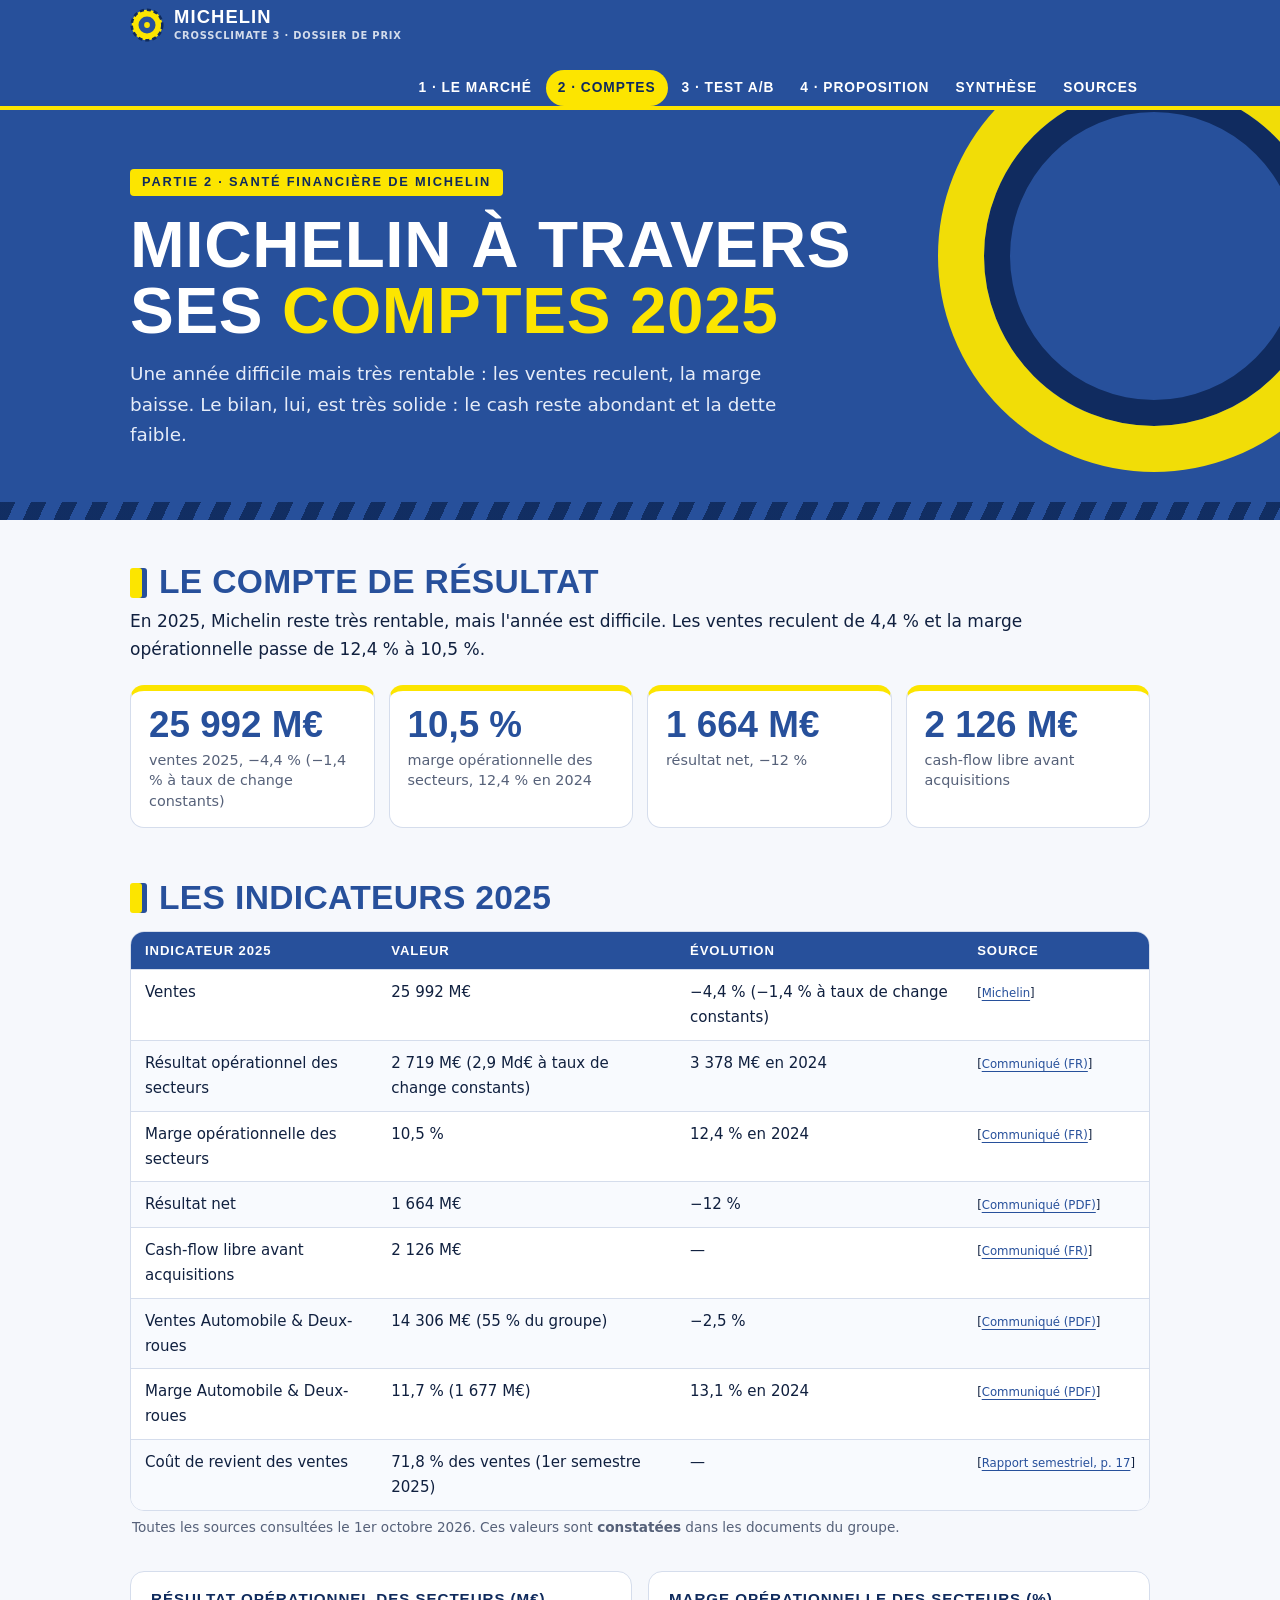
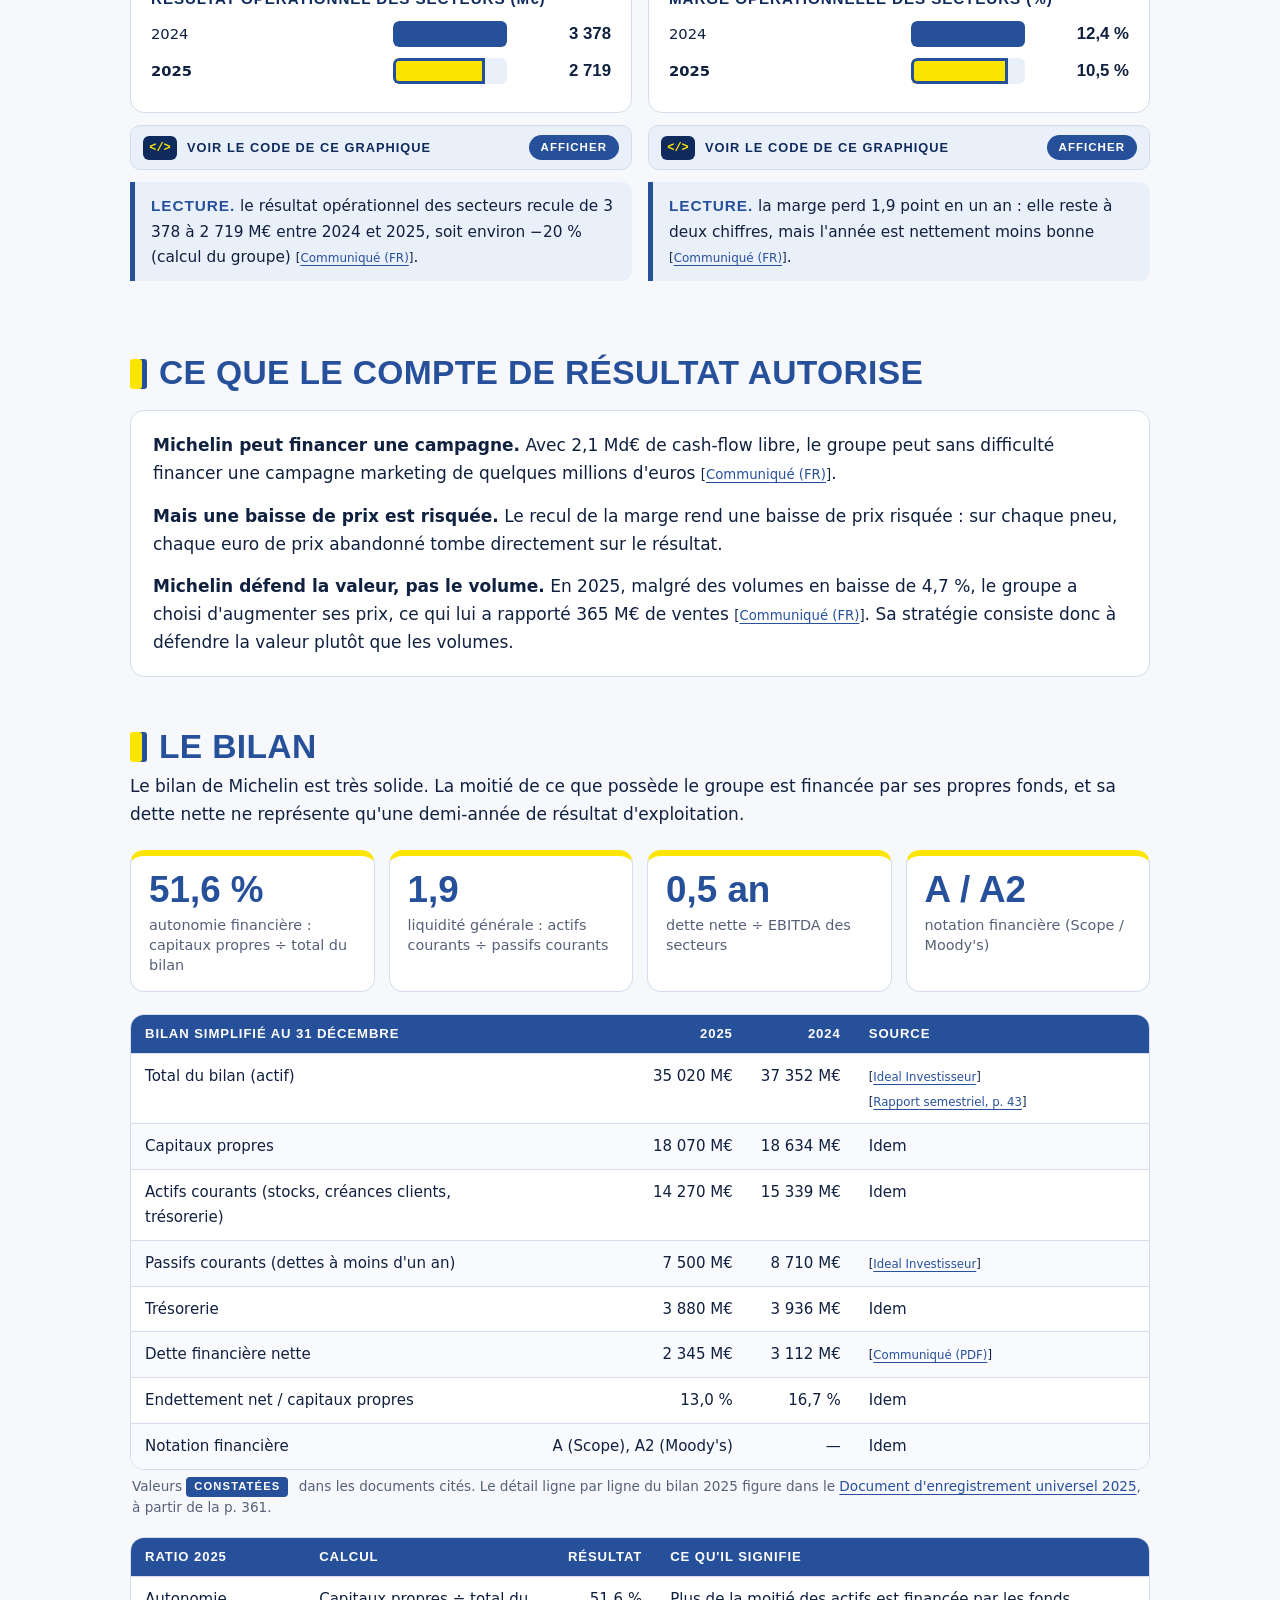
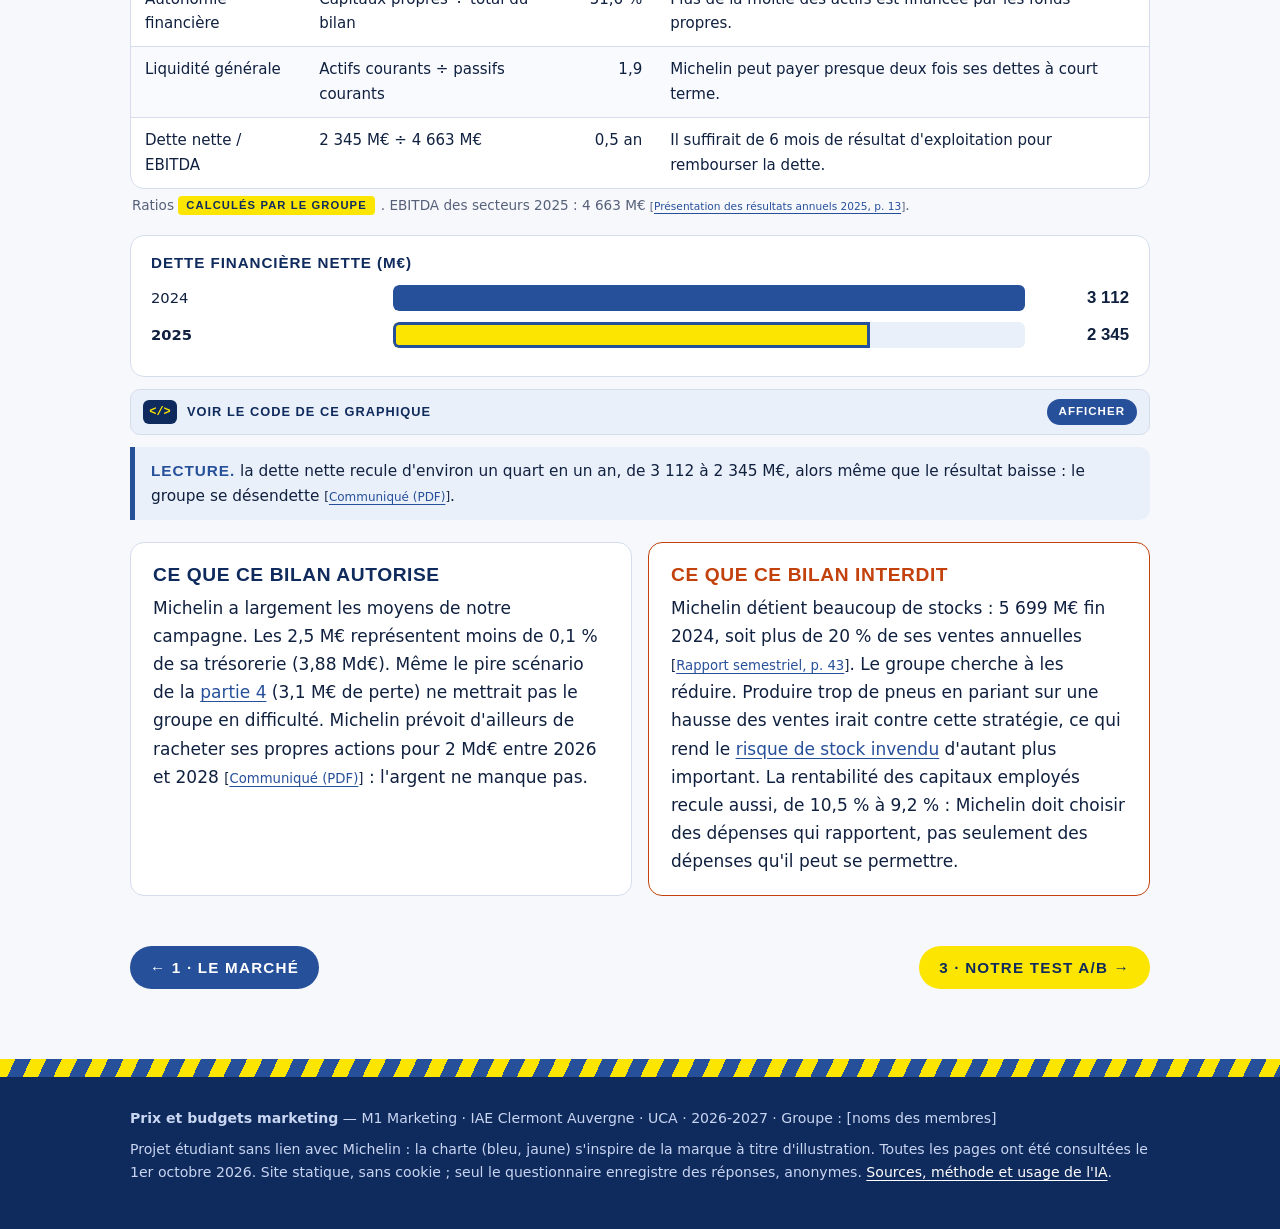
<file: comptes.html>
<!doctype html>
<html lang="fr">
<head>
<meta charset="utf-8">
<meta name="viewport" content="width=device-width, initial-scale=1">
<title>2 · Comptes — Michelin CrossClimate 3</title>
<meta name="description" content="Quel prix pour le pneu 4 saisons de Michelin ? Dossier M1 Marketing, IAE Clermont Auvergne : marché, comptes, test A/B, proposition.">
<link rel="icon" href="data:image/svg+xml,%3Csvg viewBox='0 0 40 40' aria-hidden='true'%3E%3Ccircle cx='20' cy='20' r='18' fill='%23FCE500'/%3E%3Ccircle cx='20' cy='20' r='18' fill='none' stroke='%230F2A5C' stroke-width='3' stroke-dasharray='5 3.4'/%3E%3Ccircle cx='20' cy='20' r='10' fill='%2327509B'/%3E%3Ccircle cx='20' cy='20' r='3.4' fill='%23FCE500'/%3E%3C/svg%3E">
<link rel="stylesheet" href="style.css">
</head>
<body>
<header class="haut"><div class="wrap">
<a class="marque" href="index.html"><svg viewBox="0 0 40 40" aria-hidden="true"><circle cx="20" cy="20" r="18" fill="#FCE500"/><circle cx="20" cy="20" r="18" fill="none" stroke="#0F2A5C" stroke-width="3" stroke-dasharray="5 3.4"/><circle cx="20" cy="20" r="10" fill="#27509B"/><circle cx="20" cy="20" r="3.4" fill="#FCE500"/></svg><span>Michelin<small>CrossClimate 3 · dossier de prix</small></span></a>
<nav aria-label="Navigation principale"><a href="index.html">1 · Le marché</a><a href="comptes.html" aria-current="page">2 · Comptes</a><a href="client.html">3 · Test A/B</a><a href="proposition.html">4 · Proposition</a><a href="synthese.html">Synthèse</a><a href="sources.html">Sources</a></nav>
</div></header>
<section class="hero"><div class="wrap">
<span class="kicker">Partie 2 · Santé financière de Michelin</span>
<h1>Michelin à travers ses <em>comptes 2025</em></h1>
<p class="chapo">Une année difficile mais très rentable : les ventes reculent, la marge baisse. Le bilan, lui, est très solide : le cash reste abondant et la dette faible.</p>

</div></section>
<main><div class="wrap">

<h2>Le compte de résultat</h2>
<p>En 2025, Michelin reste très rentable, mais l'année est difficile. Les ventes reculent de 4,4 % et la marge opérationnelle passe de 12,4 % à 10,5 %.</p>
<div class="chiffres">
<div class="chiffre"><b>25 992 M€</b><span>ventes 2025, −4,4 % (−1,4 % à taux de change constants)</span></div>
<div class="chiffre"><b>10,5 %</b><span>marge opérationnelle des secteurs, 12,4 % en 2024</span></div>
<div class="chiffre"><b>1 664 M€</b><span>résultat net, −12 %</span></div>
<div class="chiffre"><b>2 126 M€</b><span>cash-flow libre avant acquisitions</span></div>
</div>

<h2>Les indicateurs 2025</h2>
<div class="tableau"><table><thead><tr><th class="">Indicateur 2025</th><th class="">Valeur</th><th class="">Évolution</th><th class="">Source</th></tr></thead><tbody><tr><td class="">Ventes</td><td class="">25 992 M€</td><td class="">−4,4 % (−1,4 % à taux de change constants)</td><td class=""><span class="src">[<a href="https://www.michelin.com/en/publications/group/financial-information-december-31-2025" target="_blank" rel="noopener">Michelin</a>]</span></td></tr><tr><td class="">Résultat opérationnel des secteurs</td><td class="">2 719 M€ (2,9 Md€ à taux de change constants)</td><td class="">3 378 M€ en 2024</td><td class=""><span class="src">[<a href="https://fr.finance.yahoo.com/actualites/michelin-enregistre-2025-r%C3%A9sultat-op%C3%A9rationnel-164500833.html" target="_blank" rel="noopener">Communiqué (FR)</a>]</span></td></tr><tr><td class="">Marge opérationnelle des secteurs</td><td class="">10,5 %</td><td class="">12,4 % en 2024</td><td class=""><span class="src">[<a href="https://fr.finance.yahoo.com/actualites/michelin-enregistre-2025-r%C3%A9sultat-op%C3%A9rationnel-164500833.html" target="_blank" rel="noopener">Communiqué (FR)</a>]</span></td></tr><tr><td class="">Résultat net</td><td class="">1 664 M€</td><td class="">−12 %</td><td class=""><span class="src">[<a href="https://agngnconpm.cloudimg.io/v7/https:/dgaddcosprod.blob.core.windows.net/cxf-corporate/attachments/zitbllli0ym93f0dm62a9flp-financial-information-at-december-31-2025.pdf" target="_blank" rel="noopener">Communiqué (PDF)</a>]</span></td></tr><tr><td class="">Cash-flow libre avant acquisitions</td><td class="">2 126 M€</td><td class="">—</td><td class=""><span class="src">[<a href="https://fr.finance.yahoo.com/actualites/michelin-enregistre-2025-r%C3%A9sultat-op%C3%A9rationnel-164500833.html" target="_blank" rel="noopener">Communiqué (FR)</a>]</span></td></tr><tr><td class="">Ventes Automobile &amp; Deux-roues</td><td class="">14 306 M€ (55 % du groupe)</td><td class="">−2,5 %</td><td class=""><span class="src">[<a href="https://agngnconpm.cloudimg.io/v7/https:/dgaddcosprod.blob.core.windows.net/cxf-corporate/attachments/zitbllli0ym93f0dm62a9flp-financial-information-at-december-31-2025.pdf" target="_blank" rel="noopener">Communiqué (PDF)</a>]</span></td></tr><tr><td class="">Marge Automobile &amp; Deux-roues</td><td class="">11,7 % (1 677 M€)</td><td class="">13,1 % en 2024</td><td class=""><span class="src">[<a href="https://agngnconpm.cloudimg.io/v7/https:/dgaddcosprod.blob.core.windows.net/cxf-corporate/attachments/zitbllli0ym93f0dm62a9flp-financial-information-at-december-31-2025.pdf" target="_blank" rel="noopener">Communiqué (PDF)</a>]</span></td></tr><tr><td class="">Coût de revient des ventes</td><td class="">71,8 % des ventes (1er semestre 2025)</td><td class="">—</td><td class=""><span class="src">[<a href="https://dgaddcosprod.blob.core.windows.net/cxf-corporate/attachments/e1z4ruaxuxrl2gvprjlz7cfg-2025-first-half-financial-report.pdf" target="_blank" rel="noopener">Rapport semestriel, p. 17</a>]</span></td></tr></tbody></table></div><p class="note">Toutes les sources consultées le 1er octobre 2026. Ces valeurs sont <b>constatées</b> dans les documents du groupe.</p>

<div class="grille">
<div><div class="bars"><h4>Résultat opérationnel des secteurs (M€)</h4><div class="bar "><span class="lab">2024</span><span class="track"><i style="width:100.0%"></i></span><b>3 378</b></div><div class="bar vedette"><span class="lab">2025</span><span class="track"><i style="width:80.5%"></i></span><b>2 719</b></div></div>
<!-- code:auto --><details class="code-fig"><summary>Voir le code de ce graphique</summary><p class="note">Graphique en HTML et CSS, sans image ni bibliothèque : chaque barre est une balise &lt;i&gt; dont la largeur (<code>width</code>) est la valeur rapportée au maximum du graphique ; la feuille de style <code>style.css</code> dessine la piste, la couleur et l'alignement des étiquettes.</p><pre class="code"><code>&lt;!-- une barre = un &lt;i&gt; dont la largeur (width) est la valeur, rapportée au maximum du graphique --&gt;
&lt;div class=&quot;bar &quot;&gt;&lt;span class=&quot;lab&quot;&gt;2024&lt;/span&gt;&lt;span class=&quot;track&quot;&gt;&lt;i style=&quot;width:100.0%&quot;&gt;&lt;/i&gt;&lt;/span&gt;&lt;b&gt;3 378&lt;/b&gt;&lt;/div&gt;

/* style.css */
.bar .track{background:var(--ciel);height:26px}                  /* la piste */
.bar .track i{display:block;height:100%;background:var(--bleu)}  /* la barre */</code></pre></details><!-- /code:auto -->
<p class="lecture"><b>Lecture.</b> le résultat opérationnel des secteurs recule de 3 378 à 2 719 M€ entre 2024 et 2025, soit environ −20 % (calcul du groupe) <span class="src">[<a href="https://fr.finance.yahoo.com/actualites/michelin-enregistre-2025-r%C3%A9sultat-op%C3%A9rationnel-164500833.html" target="_blank" rel="noopener">Communiqué (FR)</a>]</span>.</p></div>
<div><div class="bars"><h4>Marge opérationnelle des secteurs (%)</h4><div class="bar "><span class="lab">2024</span><span class="track"><i style="width:100.0%"></i></span><b>12,4 %</b></div><div class="bar vedette"><span class="lab">2025</span><span class="track"><i style="width:84.7%"></i></span><b>10,5 %</b></div></div>
<!-- code:auto --><details class="code-fig"><summary>Voir le code de ce graphique</summary><p class="note">Graphique en HTML et CSS, sans image ni bibliothèque : chaque barre est une balise &lt;i&gt; dont la largeur (<code>width</code>) est la valeur rapportée au maximum du graphique ; la feuille de style <code>style.css</code> dessine la piste, la couleur et l'alignement des étiquettes.</p><pre class="code"><code>&lt;!-- une barre = un &lt;i&gt; dont la largeur (width) est la valeur, rapportée au maximum du graphique --&gt;
&lt;div class=&quot;bar &quot;&gt;&lt;span class=&quot;lab&quot;&gt;2024&lt;/span&gt;&lt;span class=&quot;track&quot;&gt;&lt;i style=&quot;width:100.0%&quot;&gt;&lt;/i&gt;&lt;/span&gt;&lt;b&gt;12,4 %&lt;/b&gt;&lt;/div&gt;

/* style.css */
.bar .track{background:var(--ciel);height:26px}                  /* la piste */
.bar .track i{display:block;height:100%;background:var(--bleu)}  /* la barre */</code></pre></details><!-- /code:auto -->
<p class="lecture"><b>Lecture.</b> la marge perd 1,9 point en un an : elle reste à deux chiffres, mais l'année est nettement moins bonne <span class="src">[<a href="https://fr.finance.yahoo.com/actualites/michelin-enregistre-2025-r%C3%A9sultat-op%C3%A9rationnel-164500833.html" target="_blank" rel="noopener">Communiqué (FR)</a>]</span>.</p></div>
</div>

<h2>Ce que le compte de résultat autorise</h2>
<div class="carte">
<p><b>Michelin peut financer une campagne.</b> Avec 2,1 Md€ de cash-flow libre, le groupe peut sans difficulté financer une campagne marketing de quelques millions d'euros <span class="src">[<a href="https://fr.finance.yahoo.com/actualites/michelin-enregistre-2025-r%C3%A9sultat-op%C3%A9rationnel-164500833.html" target="_blank" rel="noopener">Communiqué (FR)</a>]</span>.</p>
<p><b>Mais une baisse de prix est risquée.</b> Le recul de la marge rend une baisse de prix risquée : sur chaque pneu, chaque euro de prix abandonné tombe directement sur le résultat.</p>
<p><b>Michelin défend la valeur, pas le volume.</b> En 2025, malgré des volumes en baisse de 4,7 %, le groupe a choisi d'augmenter ses prix, ce qui lui a rapporté 365 M€ de ventes <span class="src">[<a href="https://fr.finance.yahoo.com/actualites/michelin-enregistre-2025-r%C3%A9sultat-op%C3%A9rationnel-164500833.html" target="_blank" rel="noopener">Communiqué (FR)</a>]</span>. Sa stratégie consiste donc à défendre la valeur plutôt que les volumes.</p>
</div>

<h2 id="bilan">Le bilan</h2>
<p>Le bilan de Michelin est très solide. La moitié de ce que possède le groupe est financée par ses propres fonds, et sa dette nette ne représente qu'une demi-année de résultat d'exploitation.</p>
<div class="chiffres">
<div class="chiffre"><b>51,6 %</b><span>autonomie financière : capitaux propres ÷ total du bilan</span></div>
<div class="chiffre"><b>1,9</b><span>liquidité générale : actifs courants ÷ passifs courants</span></div>
<div class="chiffre"><b>0,5 an</b><span>dette nette ÷ EBITDA des secteurs</span></div>
<div class="chiffre"><b>A / A2</b><span>notation financière (Scope / Moody's)</span></div>
</div>
<div class="tableau"><table><thead><tr><th class="">Bilan simplifié au 31 décembre</th><th class="n">2025</th><th class="n">2024</th><th class="">Source</th></tr></thead><tbody><tr><td class="">Total du bilan (actif)</td><td class="n">35 020 M€</td><td class="n">37 352 M€</td><td class=""><span class="src">[<a href="https://www.ideal-investisseur.fr/actions/michelin-FR001400AJ45-comptes.html" target="_blank" rel="noopener">Ideal Investisseur</a>]</span> <span class="src">[<a href="https://dgaddcosprod.blob.core.windows.net/cxf-corporate/attachments/e1z4ruaxuxrl2gvprjlz7cfg-2025-first-half-financial-report.pdf" target="_blank" rel="noopener">Rapport semestriel, p. 43</a>]</span></td></tr><tr><td class="">Capitaux propres</td><td class="n">18 070 M€</td><td class="n">18 634 M€</td><td class="">Idem</td></tr><tr><td class="">Actifs courants (stocks, créances clients, trésorerie)</td><td class="n">14 270 M€</td><td class="n">15 339 M€</td><td class="">Idem</td></tr><tr><td class="">Passifs courants (dettes à moins d'un an)</td><td class="n">7 500 M€</td><td class="n">8 710 M€</td><td class=""><span class="src">[<a href="https://www.ideal-investisseur.fr/actions/michelin-FR001400AJ45-comptes.html" target="_blank" rel="noopener">Ideal Investisseur</a>]</span></td></tr><tr><td class="">Trésorerie</td><td class="n">3 880 M€</td><td class="n">3 936 M€</td><td class="">Idem</td></tr><tr><td class="">Dette financière nette</td><td class="n">2 345 M€</td><td class="n">3 112 M€</td><td class=""><span class="src">[<a href="https://agngnconpm.cloudimg.io/v7/https:/dgaddcosprod.blob.core.windows.net/cxf-corporate/attachments/zitbllli0ym93f0dm62a9flp-financial-information-at-december-31-2025.pdf" target="_blank" rel="noopener">Communiqué (PDF)</a>]</span></td></tr><tr><td class="">Endettement net / capitaux propres</td><td class="n">13,0 %</td><td class="n">16,7 %</td><td class="">Idem</td></tr><tr><td class="">Notation financière</td><td class="n">A (Scope), A2 (Moody's)</td><td class="n">—</td><td class="">Idem</td></tr></tbody></table></div><p class="note">Valeurs <span class='statut constate'>constatées</span> dans les documents cités. Le détail ligne par ligne du bilan 2025 figure dans le <a href="https://agngnconpm.cloudimg.io/v7/https:/dgaddcosprod.blob.core.windows.net/cxf-corporate/attachments/el8spxzm2clun9qg4l60808d-document-d%C3%A2-enregistrement-universel-pour-2025.pdf" target="_blank" rel="noopener">Document d'enregistrement universel 2025</a>, à partir de la p. 361.</p>

<div class="tableau"><table><thead><tr><th class="">Ratio 2025</th><th class="">Calcul</th><th class="n">Résultat</th><th class="">Ce qu'il signifie</th></tr></thead><tbody><tr><td class="">Autonomie financière</td><td class="">Capitaux propres ÷ total du bilan</td><td class="n">51,6 %</td><td class="">Plus de la moitié des actifs est financée par les fonds propres.</td></tr><tr><td class="">Liquidité générale</td><td class="">Actifs courants ÷ passifs courants</td><td class="n">1,9</td><td class="">Michelin peut payer presque deux fois ses dettes à court terme.</td></tr><tr><td class="">Dette nette / EBITDA</td><td class="">2 345 M€ ÷ 4 663 M€</td><td class="n">0,5 an</td><td class="">Il suffirait de 6 mois de résultat d'exploitation pour rembourser la dette.</td></tr></tbody></table></div><p class="note">Ratios <span class='statut estime'>calculés par le groupe</span>. EBITDA des secteurs 2025 : 4 663 M€ <span class="src">[<a href="https://agngnconpm.cloudimg.io/v7/https:/dgaddcosprod.blob.core.windows.net/cxf-corporate/attachments/du5l2qtngtgeurmhnelmczny-2025-annual-results-presentation.pdf" target="_blank" rel="noopener">Présentation des résultats annuels 2025, p. 13</a>]</span>.</p>

<div class="bars"><h4>Dette financière nette (M€)</h4><div class="bar "><span class="lab">2024</span><span class="track"><i style="width:100.0%"></i></span><b>3 112</b></div><div class="bar vedette"><span class="lab">2025</span><span class="track"><i style="width:75.4%"></i></span><b>2 345</b></div></div>
<!-- code:auto --><details class="code-fig"><summary>Voir le code de ce graphique</summary><p class="note">Graphique en HTML et CSS, sans image ni bibliothèque : chaque barre est une balise &lt;i&gt; dont la largeur (<code>width</code>) est la valeur rapportée au maximum du graphique ; la feuille de style <code>style.css</code> dessine la piste, la couleur et l'alignement des étiquettes.</p><pre class="code"><code>&lt;!-- une barre = un &lt;i&gt; dont la largeur (width) est la valeur, rapportée au maximum du graphique --&gt;
&lt;div class=&quot;bar &quot;&gt;&lt;span class=&quot;lab&quot;&gt;2024&lt;/span&gt;&lt;span class=&quot;track&quot;&gt;&lt;i style=&quot;width:100.0%&quot;&gt;&lt;/i&gt;&lt;/span&gt;&lt;b&gt;3 112&lt;/b&gt;&lt;/div&gt;

/* style.css */
.bar .track{background:var(--ciel);height:26px}                  /* la piste */
.bar .track i{display:block;height:100%;background:var(--bleu)}  /* la barre */</code></pre></details><!-- /code:auto -->
<p class="lecture"><b>Lecture.</b> la dette nette recule d'environ un quart en un an, de 3 112 à 2 345 M€, alors même que le résultat baisse : le groupe se désendette <span class="src">[<a href="https://agngnconpm.cloudimg.io/v7/https:/dgaddcosprod.blob.core.windows.net/cxf-corporate/attachments/zitbllli0ym93f0dm62a9flp-financial-information-at-december-31-2025.pdf" target="_blank" rel="noopener">Communiqué (PDF)</a>]</span>.</p>

<div class="grille">
<div class="carte"><h3 style="margin-top:0">Ce que ce bilan autorise</h3><p>Michelin a largement les moyens de notre campagne. Les 2,5 M€ représentent moins de 0,1 % de sa trésorerie (3,88 Md€). Même le pire scénario de la <a href="proposition.html#erreur">partie 4</a> (3,1 M€ de perte) ne mettrait pas le groupe en difficulté. Michelin prévoit d'ailleurs de racheter ses propres actions pour 2 Md€ entre 2026 et 2028 <span class="src">[<a href="https://agngnconpm.cloudimg.io/v7/https:/dgaddcosprod.blob.core.windows.net/cxf-corporate/attachments/zitbllli0ym93f0dm62a9flp-financial-information-at-december-31-2025.pdf" target="_blank" rel="noopener">Communiqué (PDF)</a>]</span> : l'argent ne manque pas.</p></div>
<div class="carte" style="border-color:var(--alerte)"><h3 style="margin-top:0;color:var(--alerte)">Ce que ce bilan interdit</h3><p>Michelin détient beaucoup de stocks : 5 699 M€ fin 2024, soit plus de 20 % de ses ventes annuelles <span class="src">[<a href="https://dgaddcosprod.blob.core.windows.net/cxf-corporate/attachments/e1z4ruaxuxrl2gvprjlz7cfg-2025-first-half-financial-report.pdf" target="_blank" rel="noopener">Rapport semestriel, p. 43</a>]</span>. Le groupe cherche à les réduire. Produire trop de pneus en pariant sur une hausse des ventes irait contre cette stratégie, ce qui rend le <a href="proposition.html#erreur">risque de stock invendu</a> d'autant plus important. La rentabilité des capitaux employés recule aussi, de 10,5 % à 9,2 % : Michelin doit choisir des dépenses qui rapportent, pas seulement des dépenses qu'il peut se permettre.</p></div>
</div>

<div class="suivant"><a href="index.html">← 1 · Le marché</a><a class="jaune" href="client.html">3 · Notre test A/B →</a></div>
</div></main>
<footer><div class="wrap">
<p><strong>Prix et budgets marketing</strong> — M1 Marketing · IAE Clermont Auvergne · UCA · 2026-2027 · Groupe : [noms des membres]</p>
<p>Projet étudiant sans lien avec Michelin : la charte (bleu, jaune) s'inspire de la marque à titre d'illustration. Toutes les pages ont été consultées le 1er octobre 2026.
Site statique, sans cookie ; seul le questionnaire enregistre des réponses, anonymes. <a href="sources.html">Sources, méthode et usage de l'IA</a>.</p>
</div></footer>
</body>
</html>
</file>
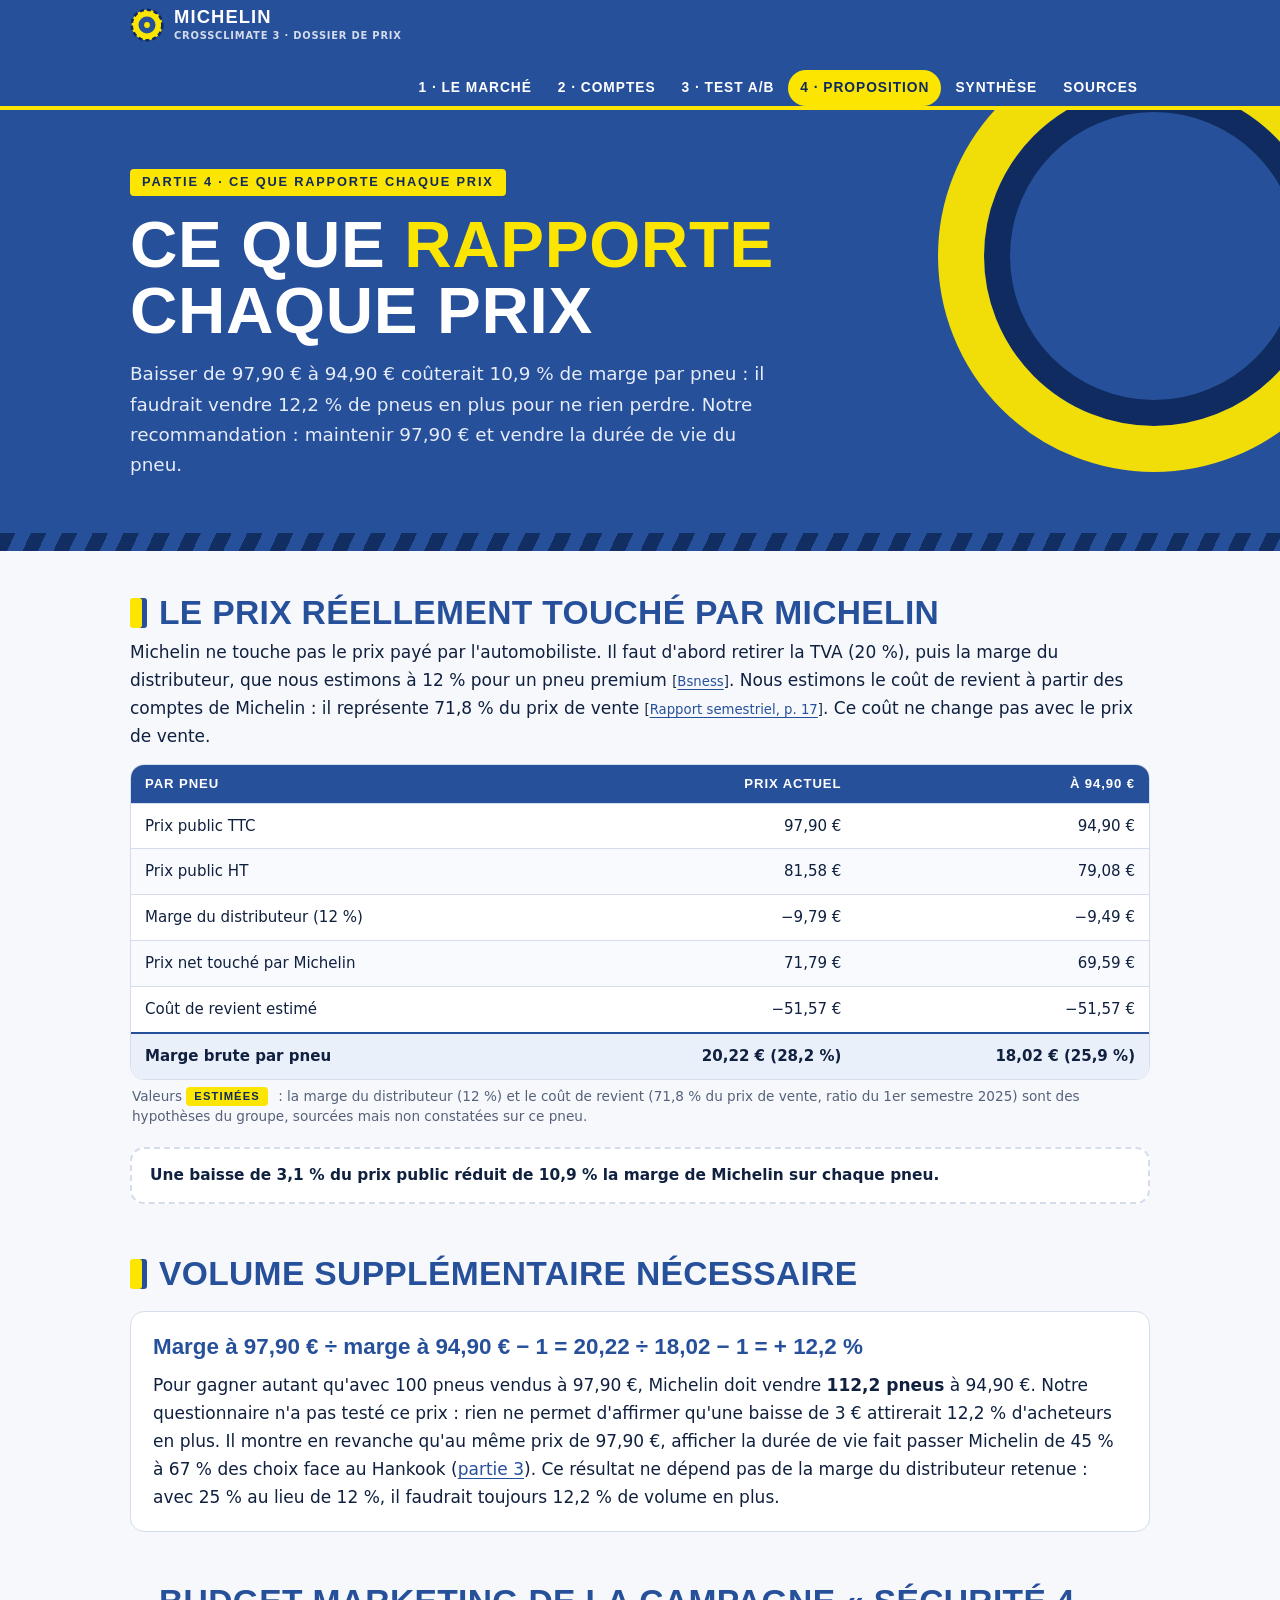
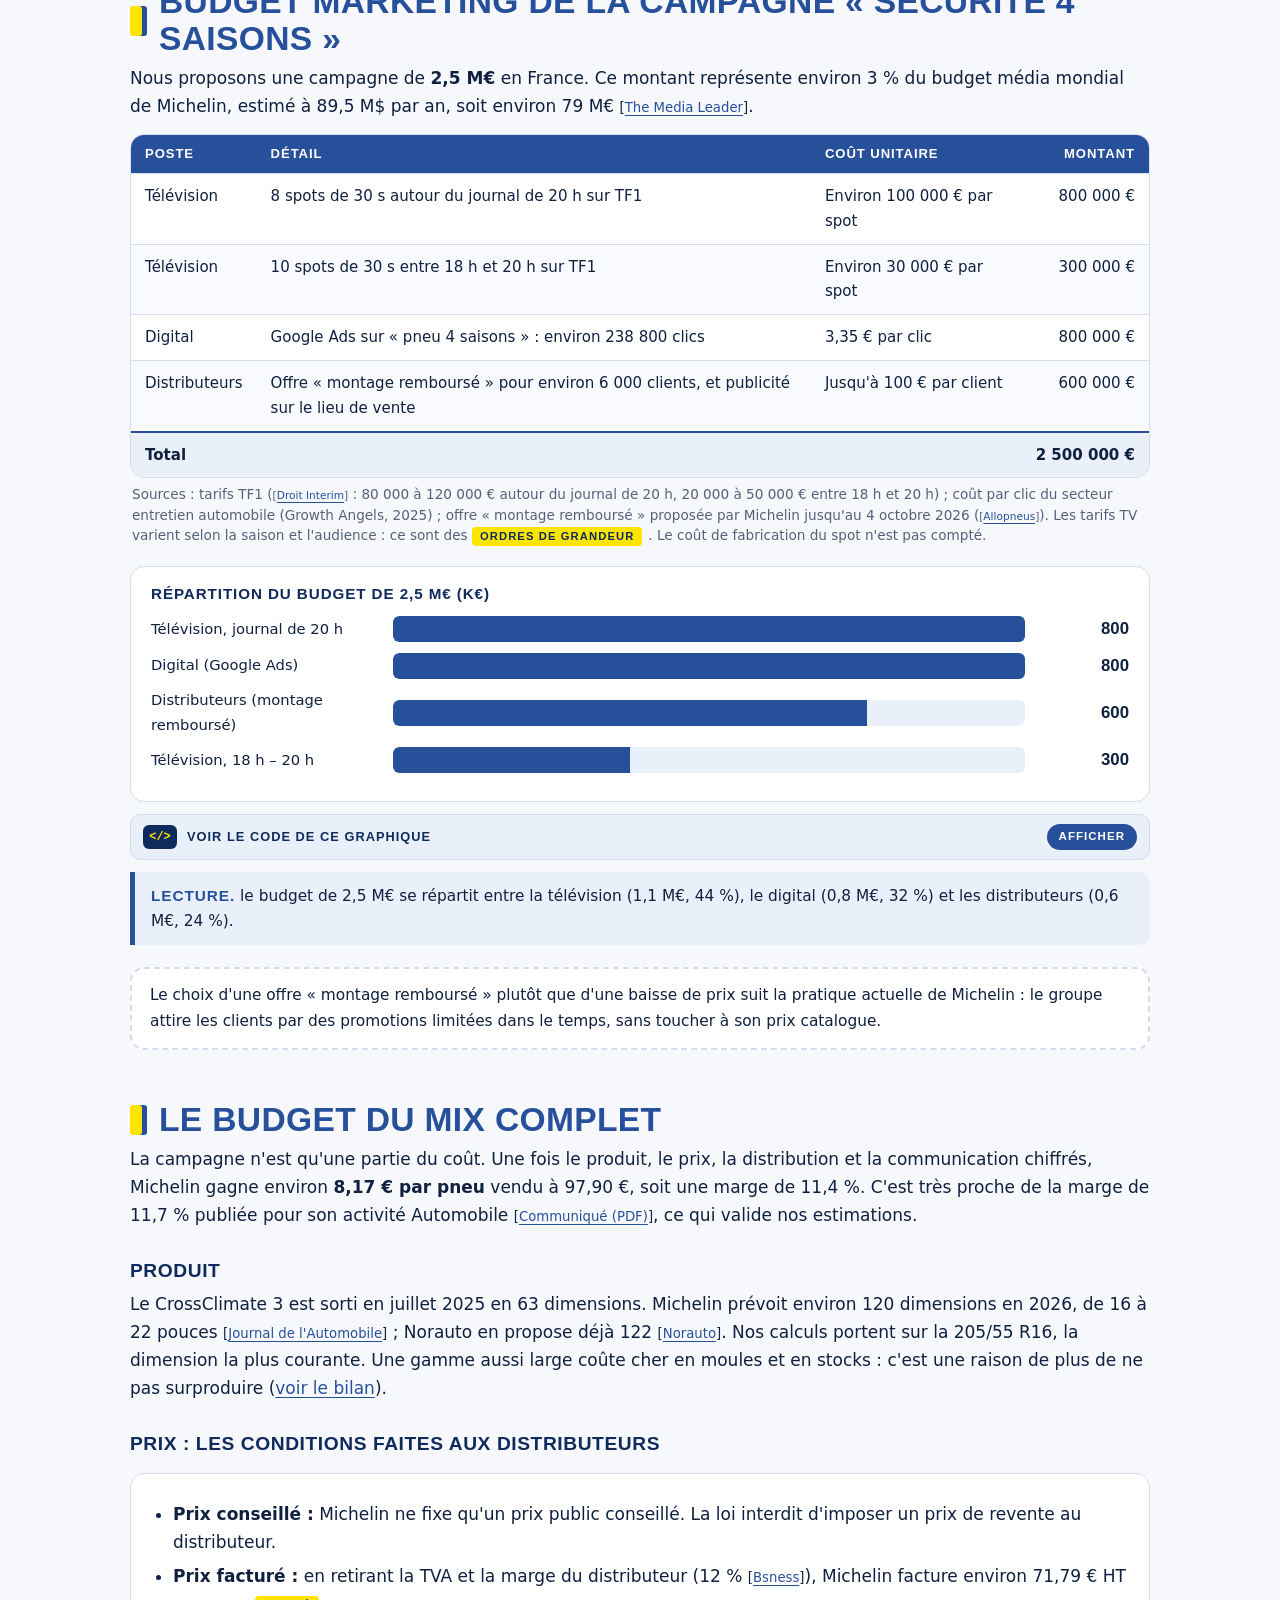
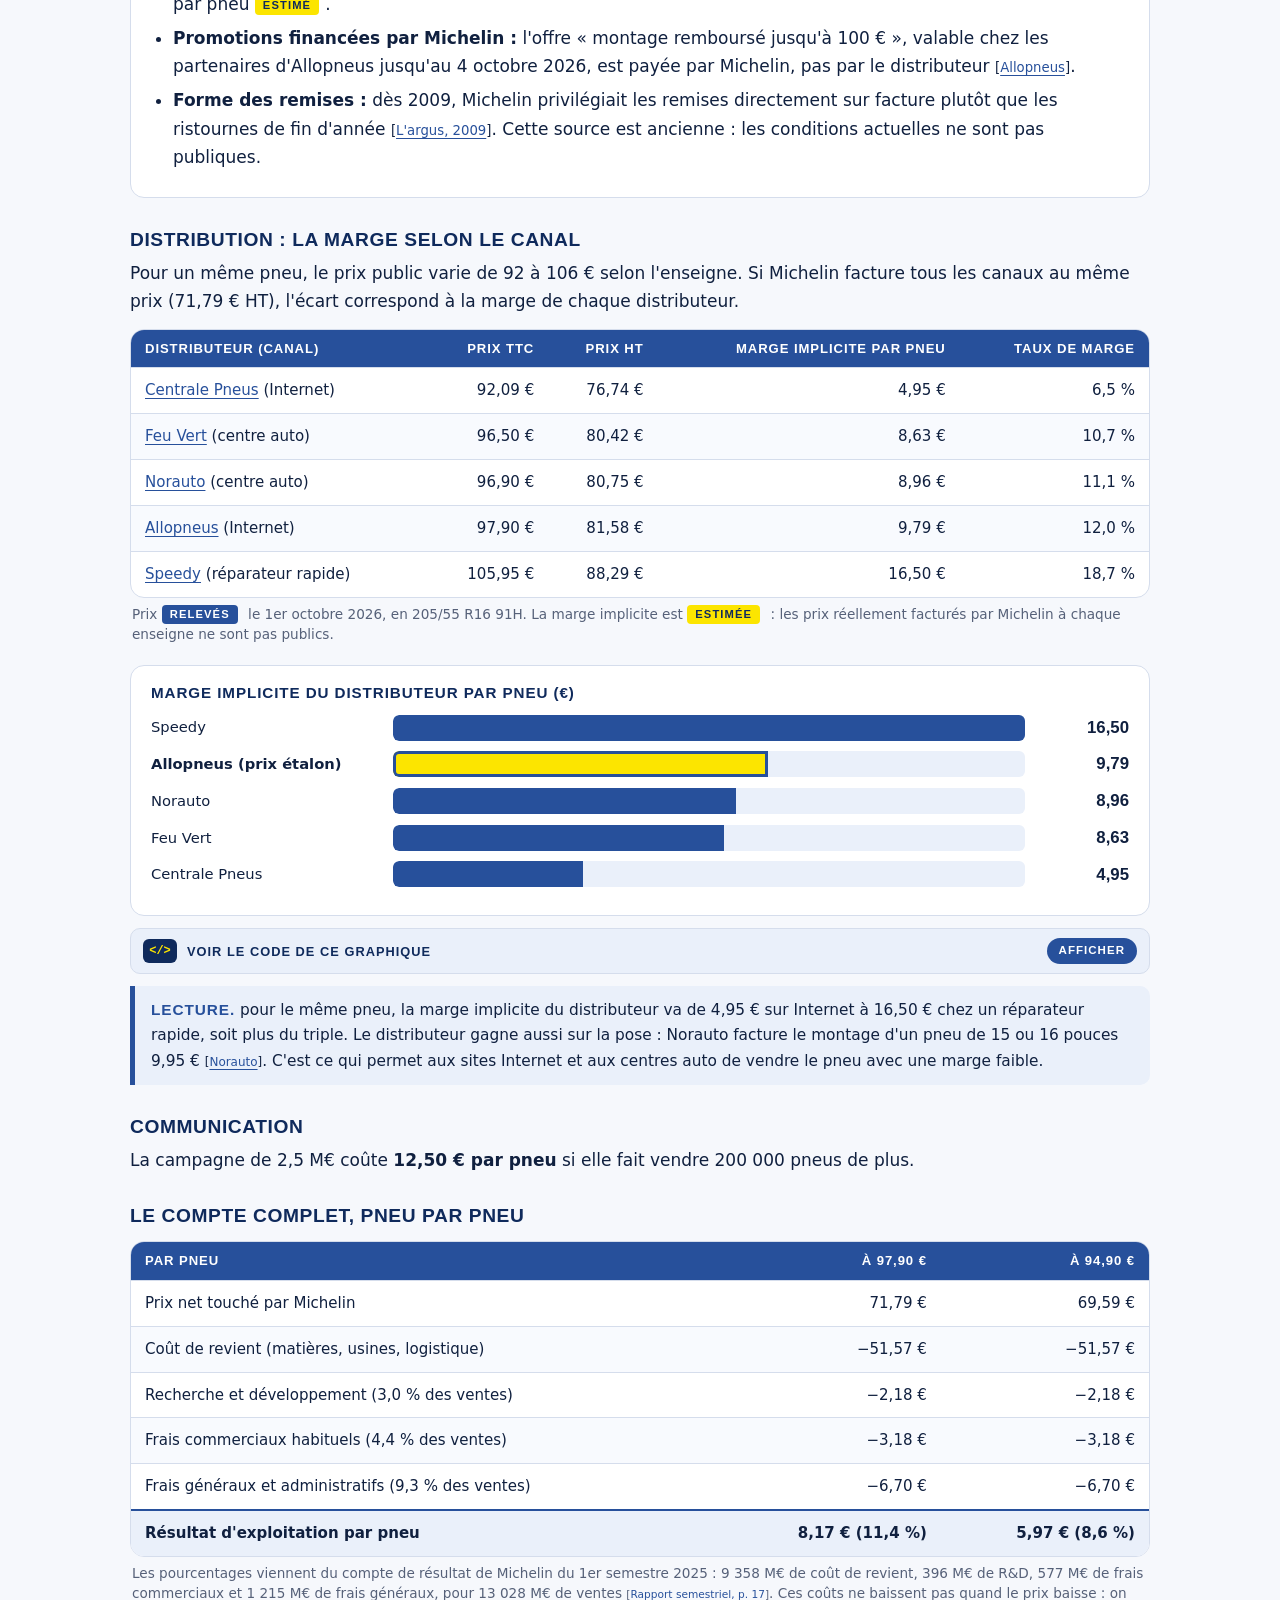
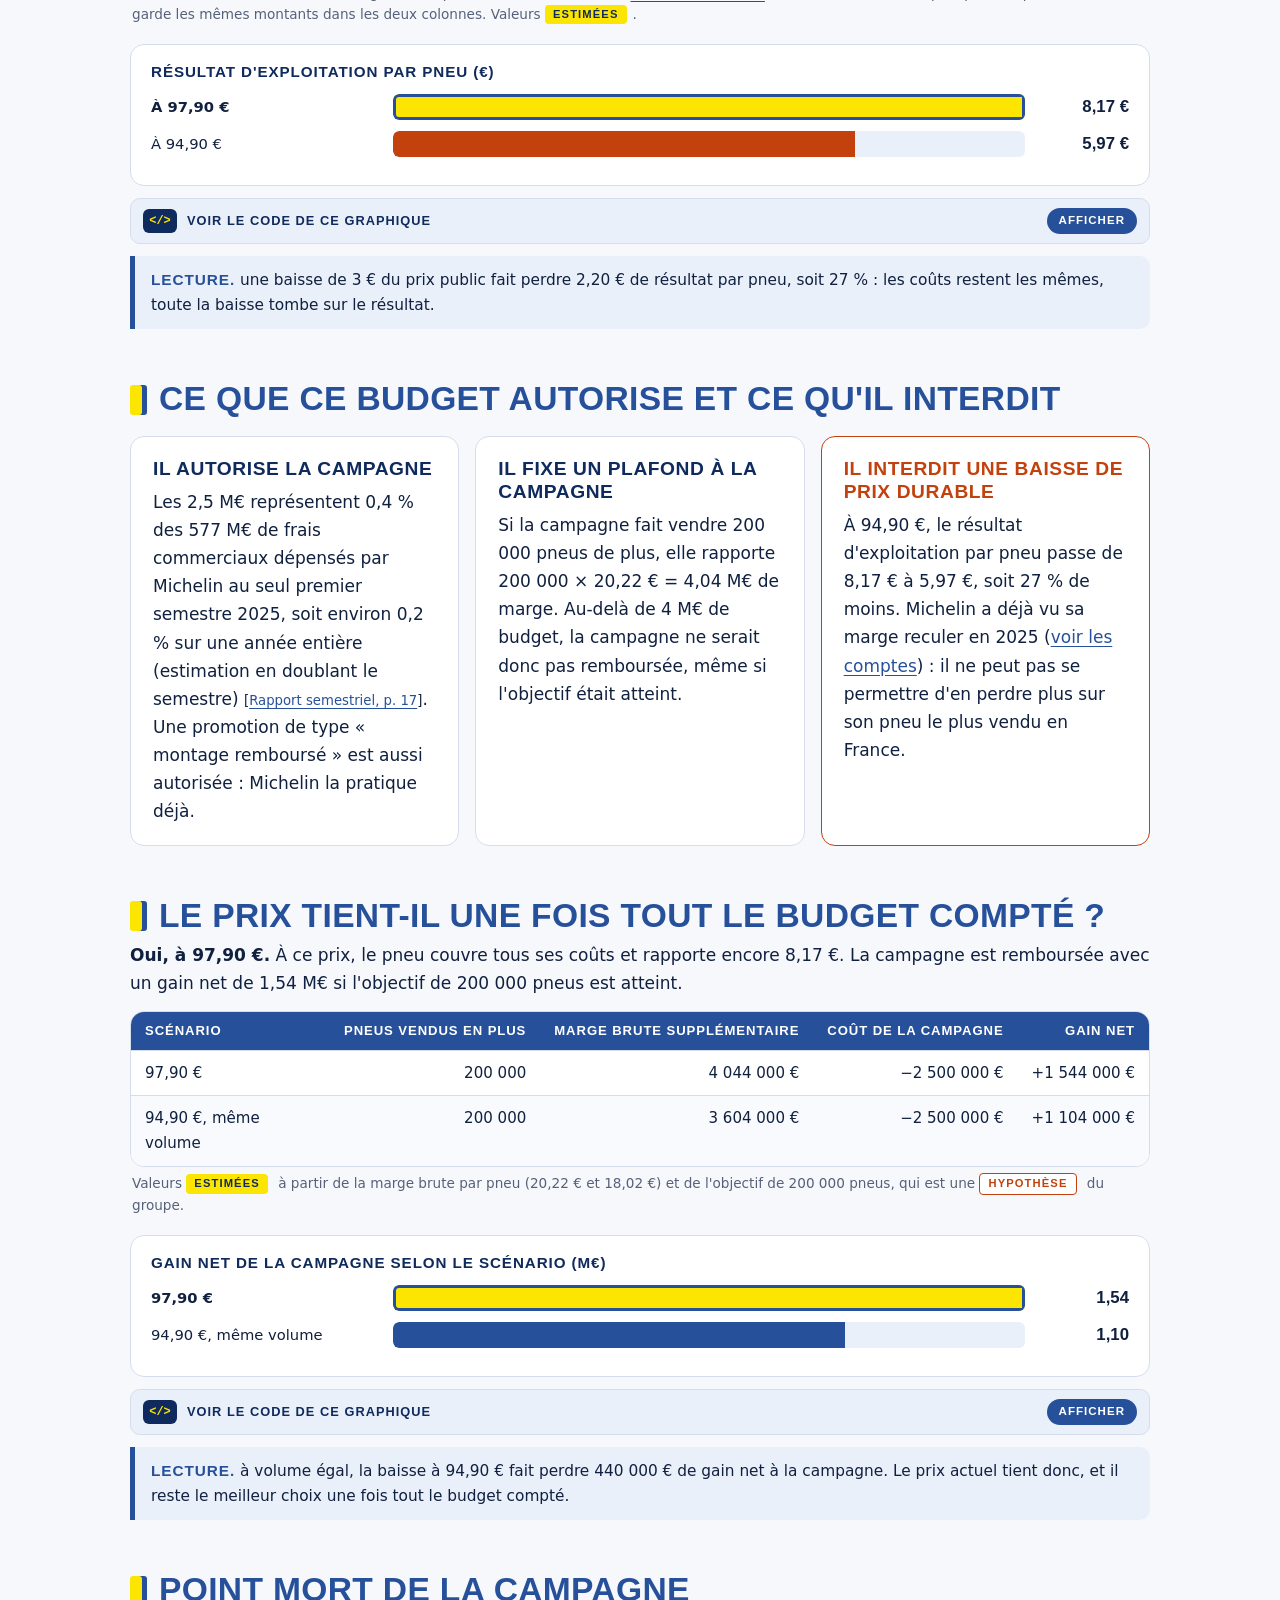
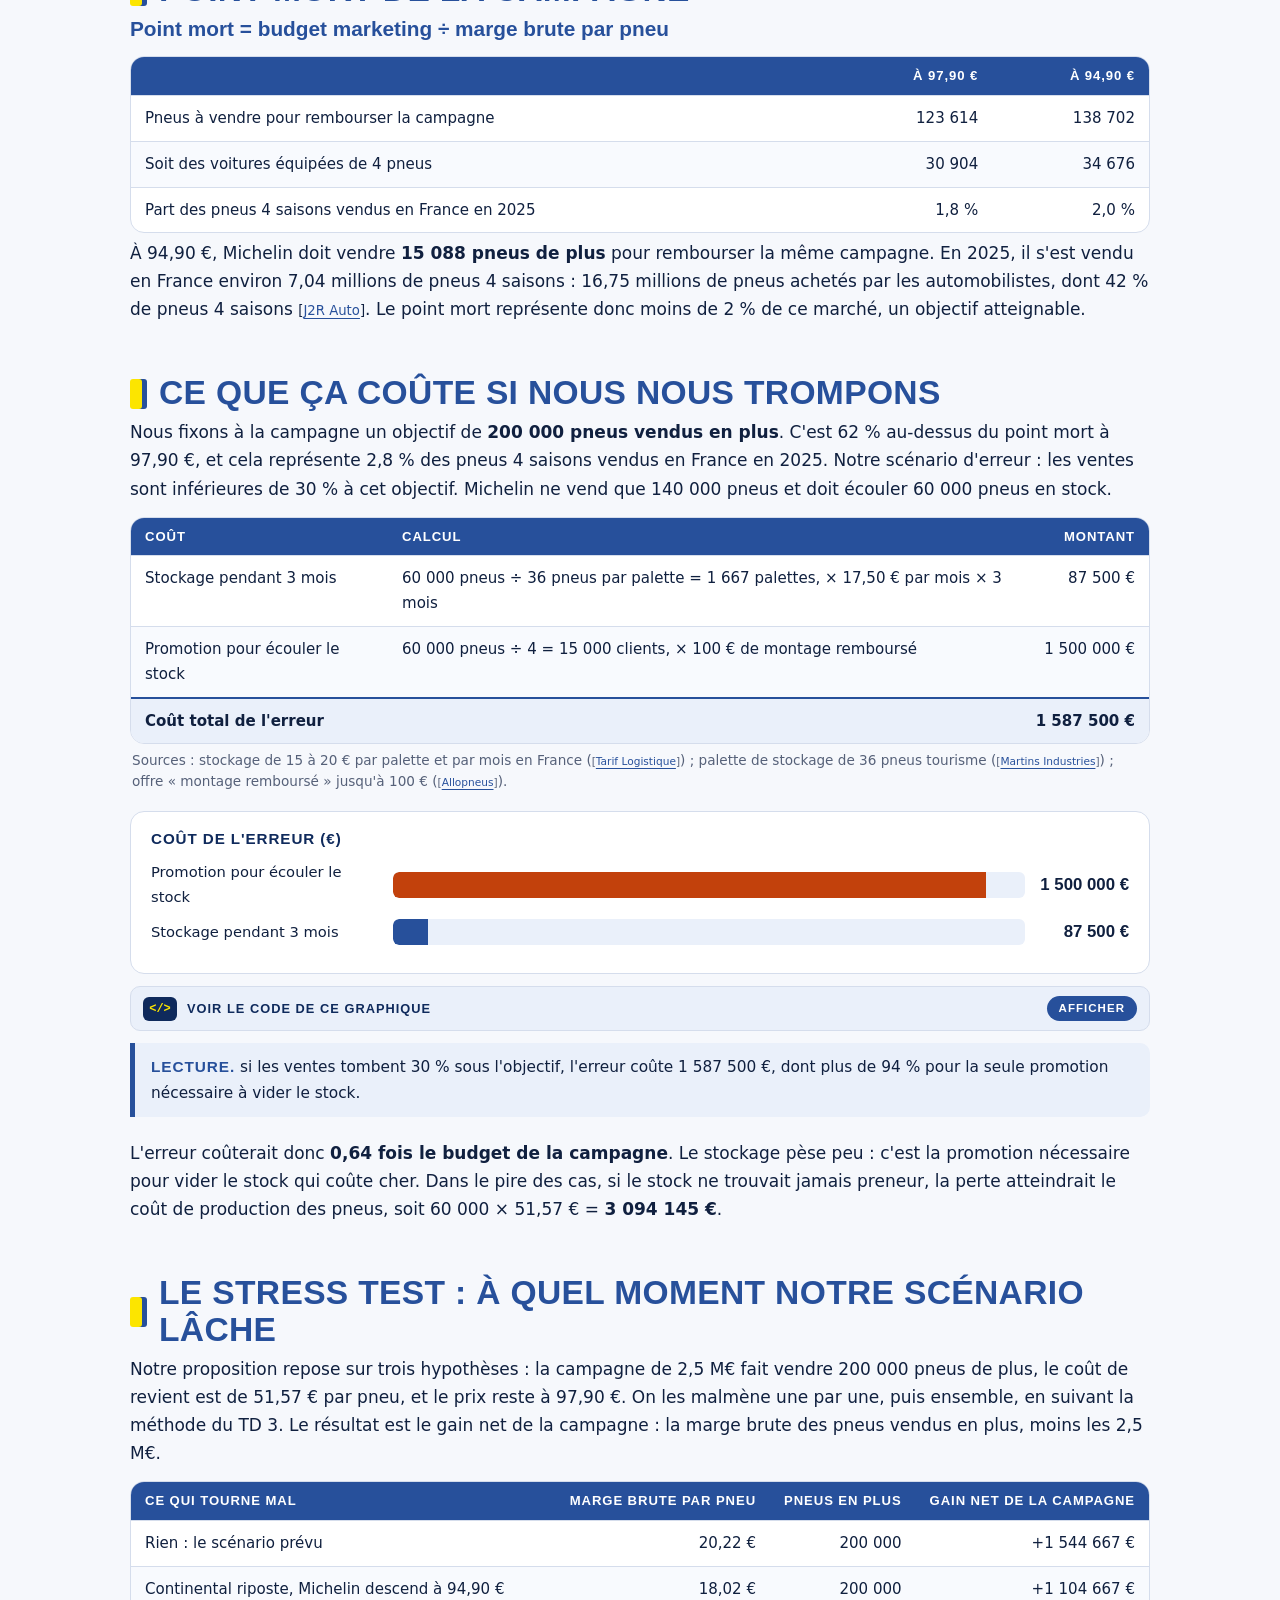
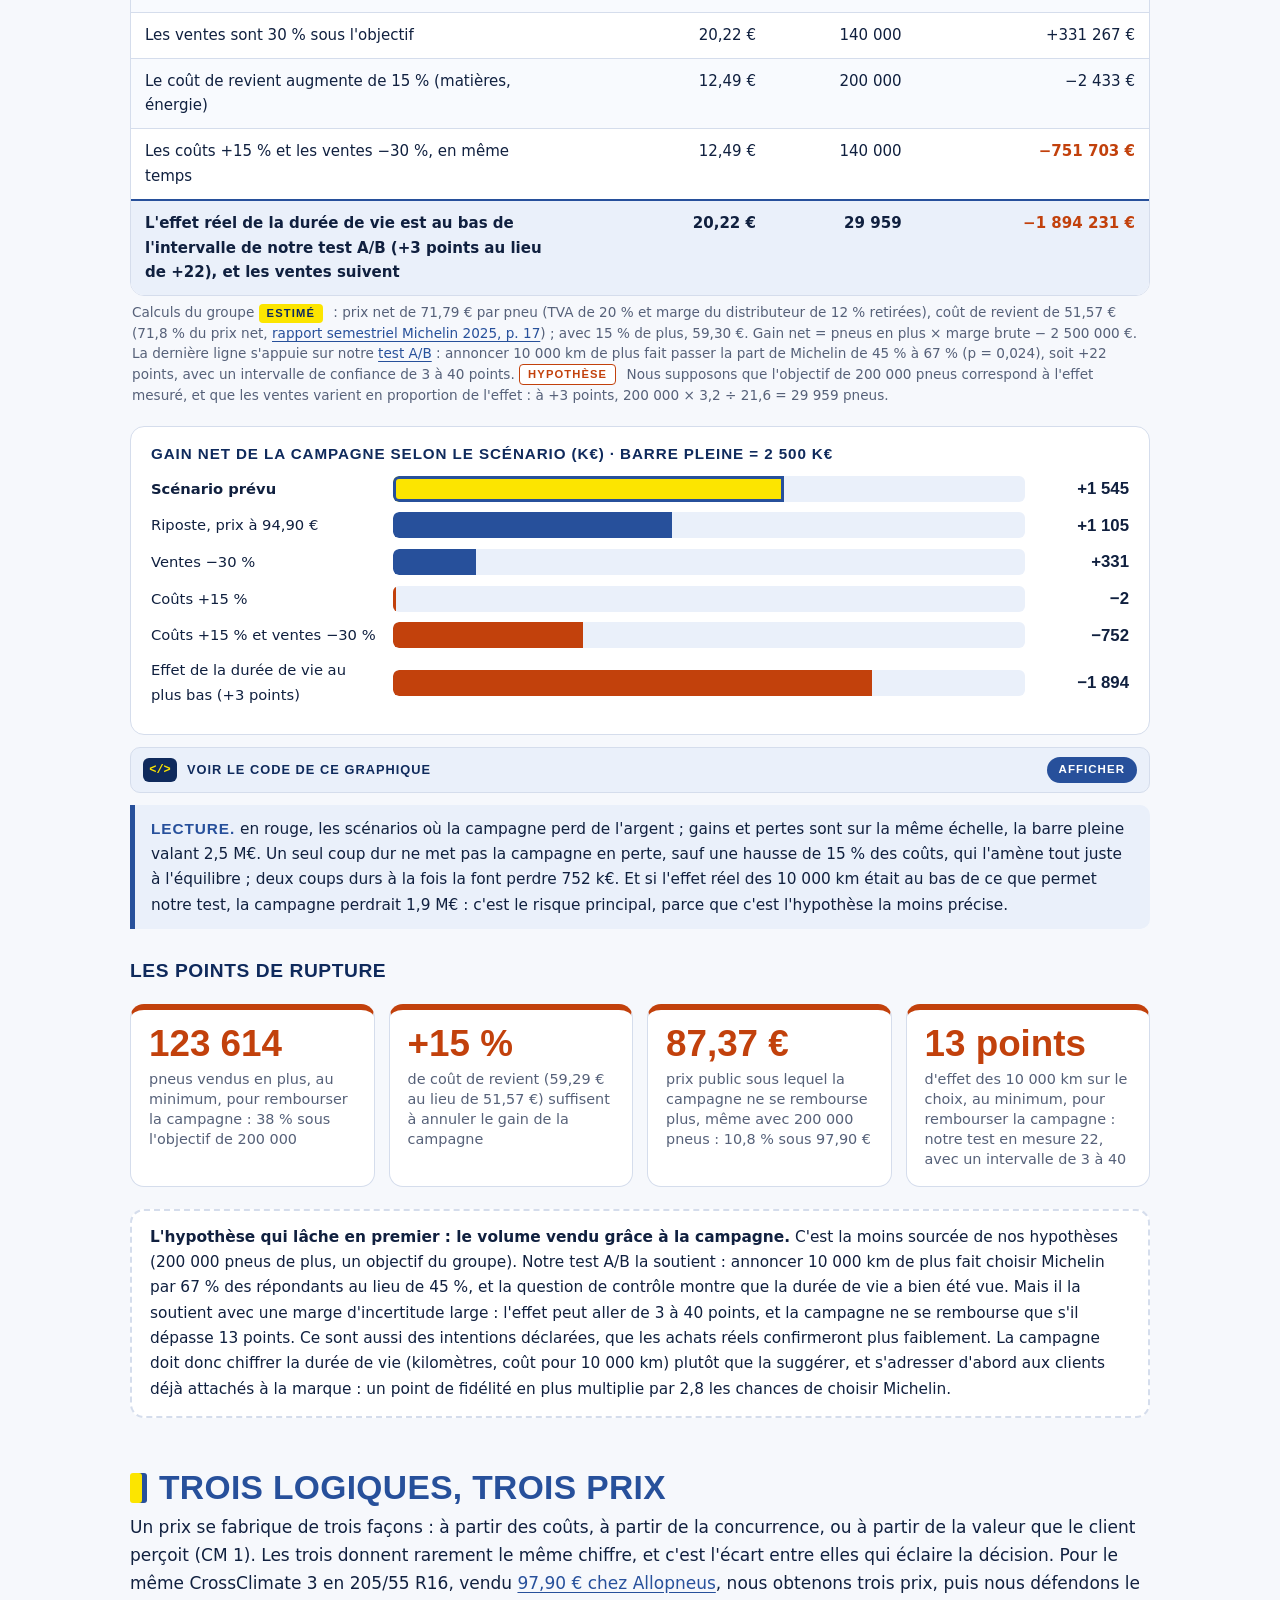
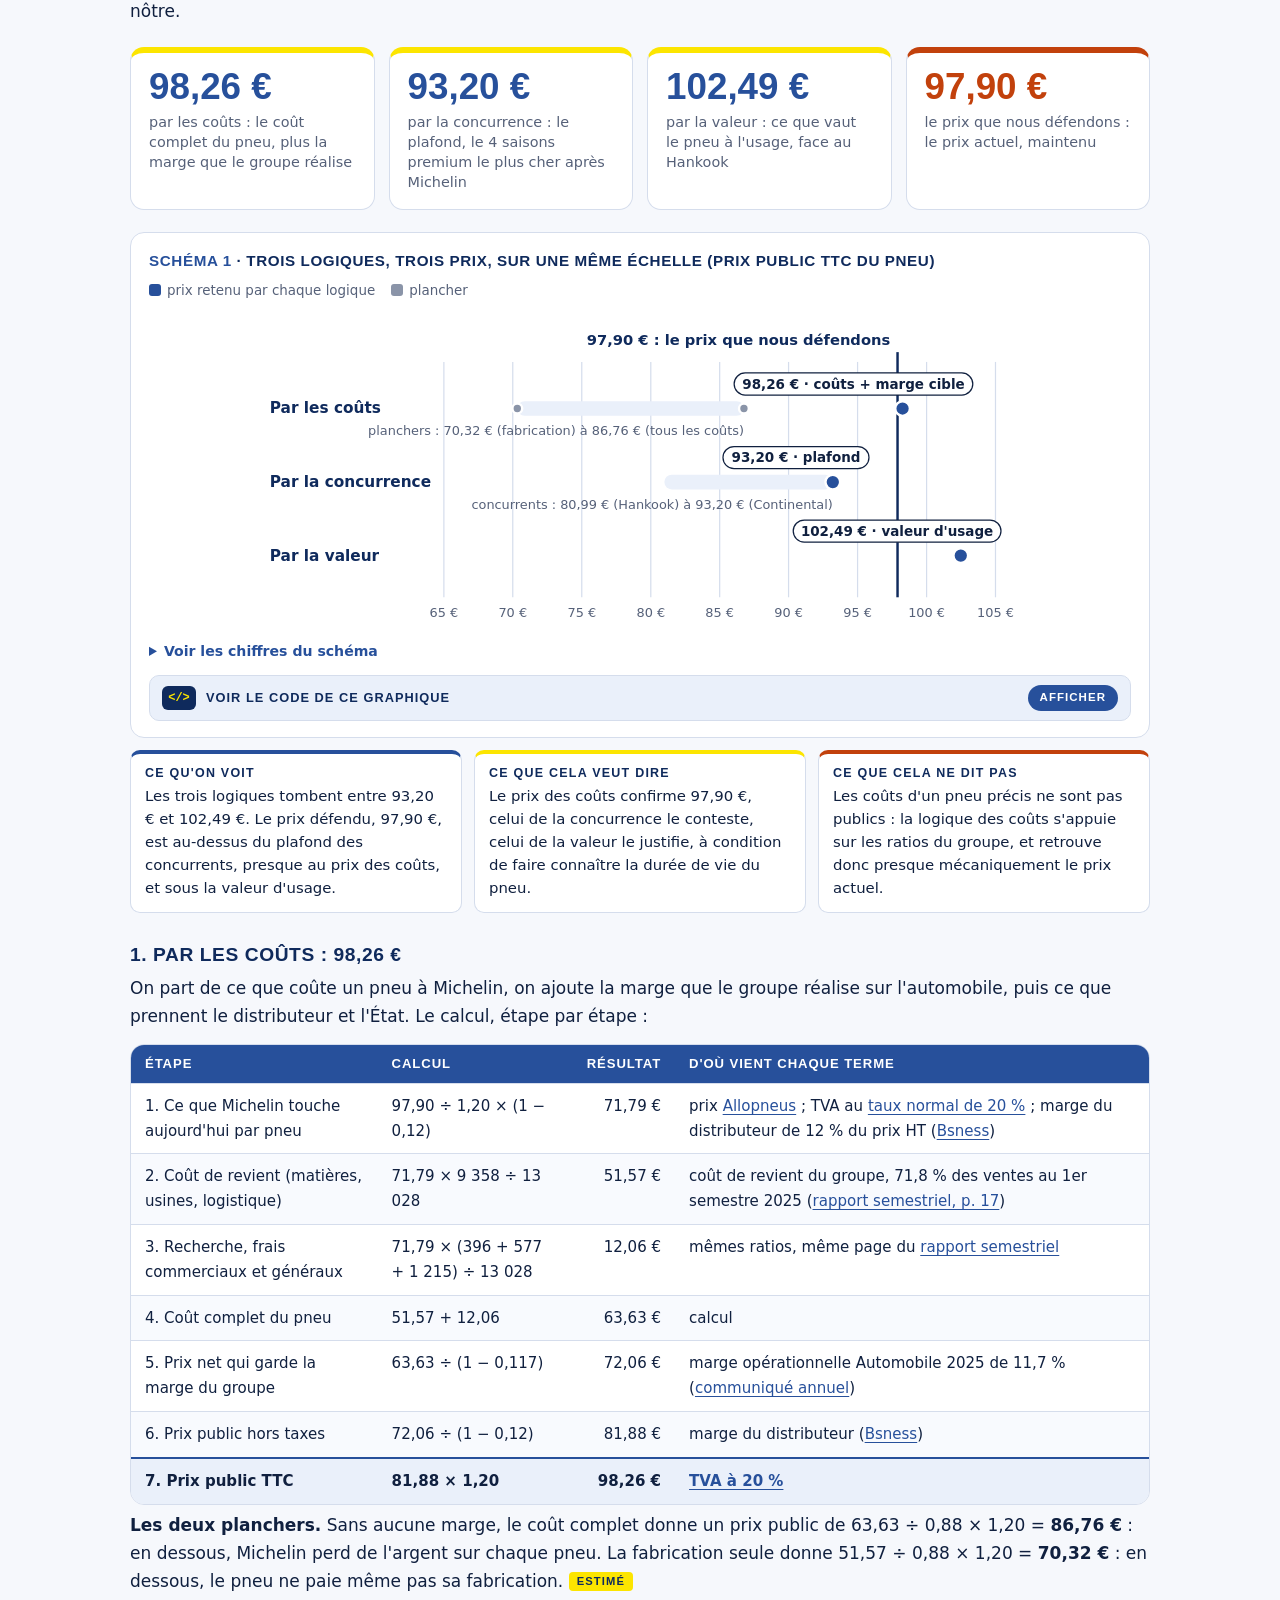
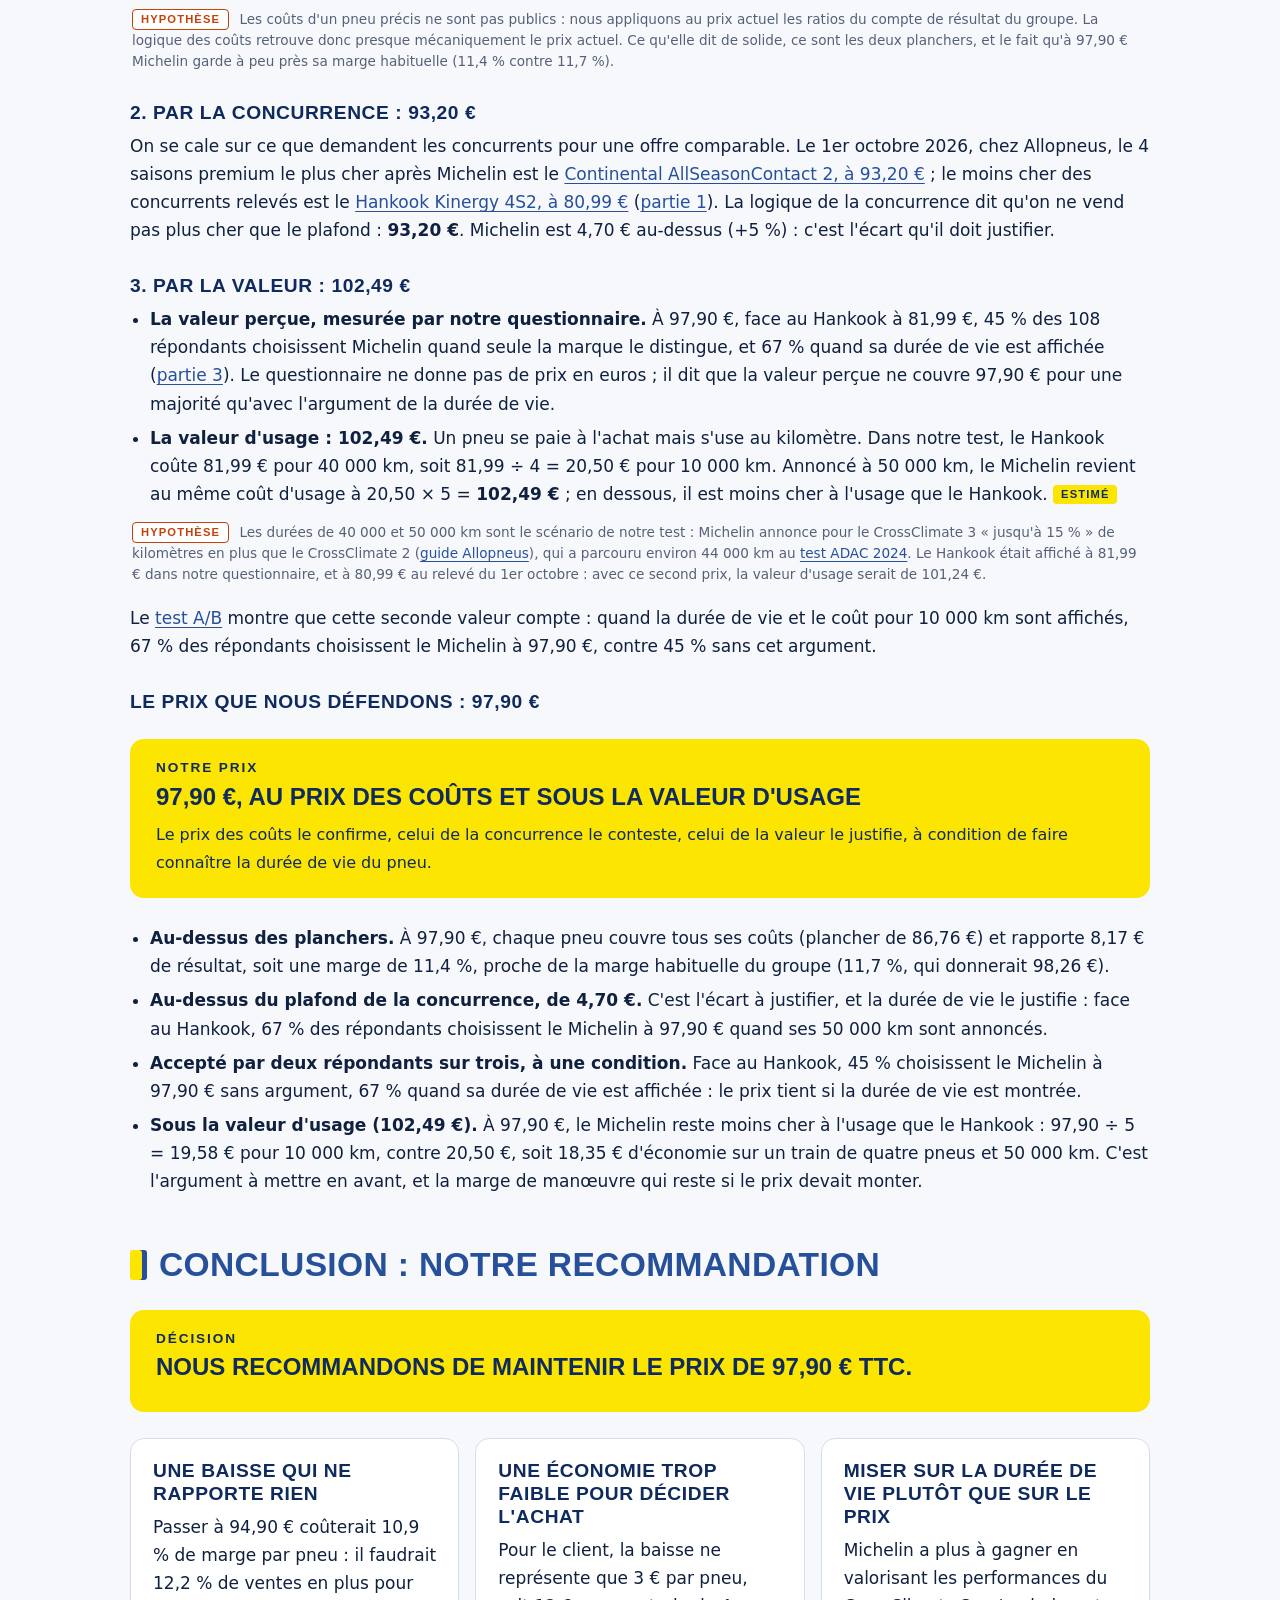
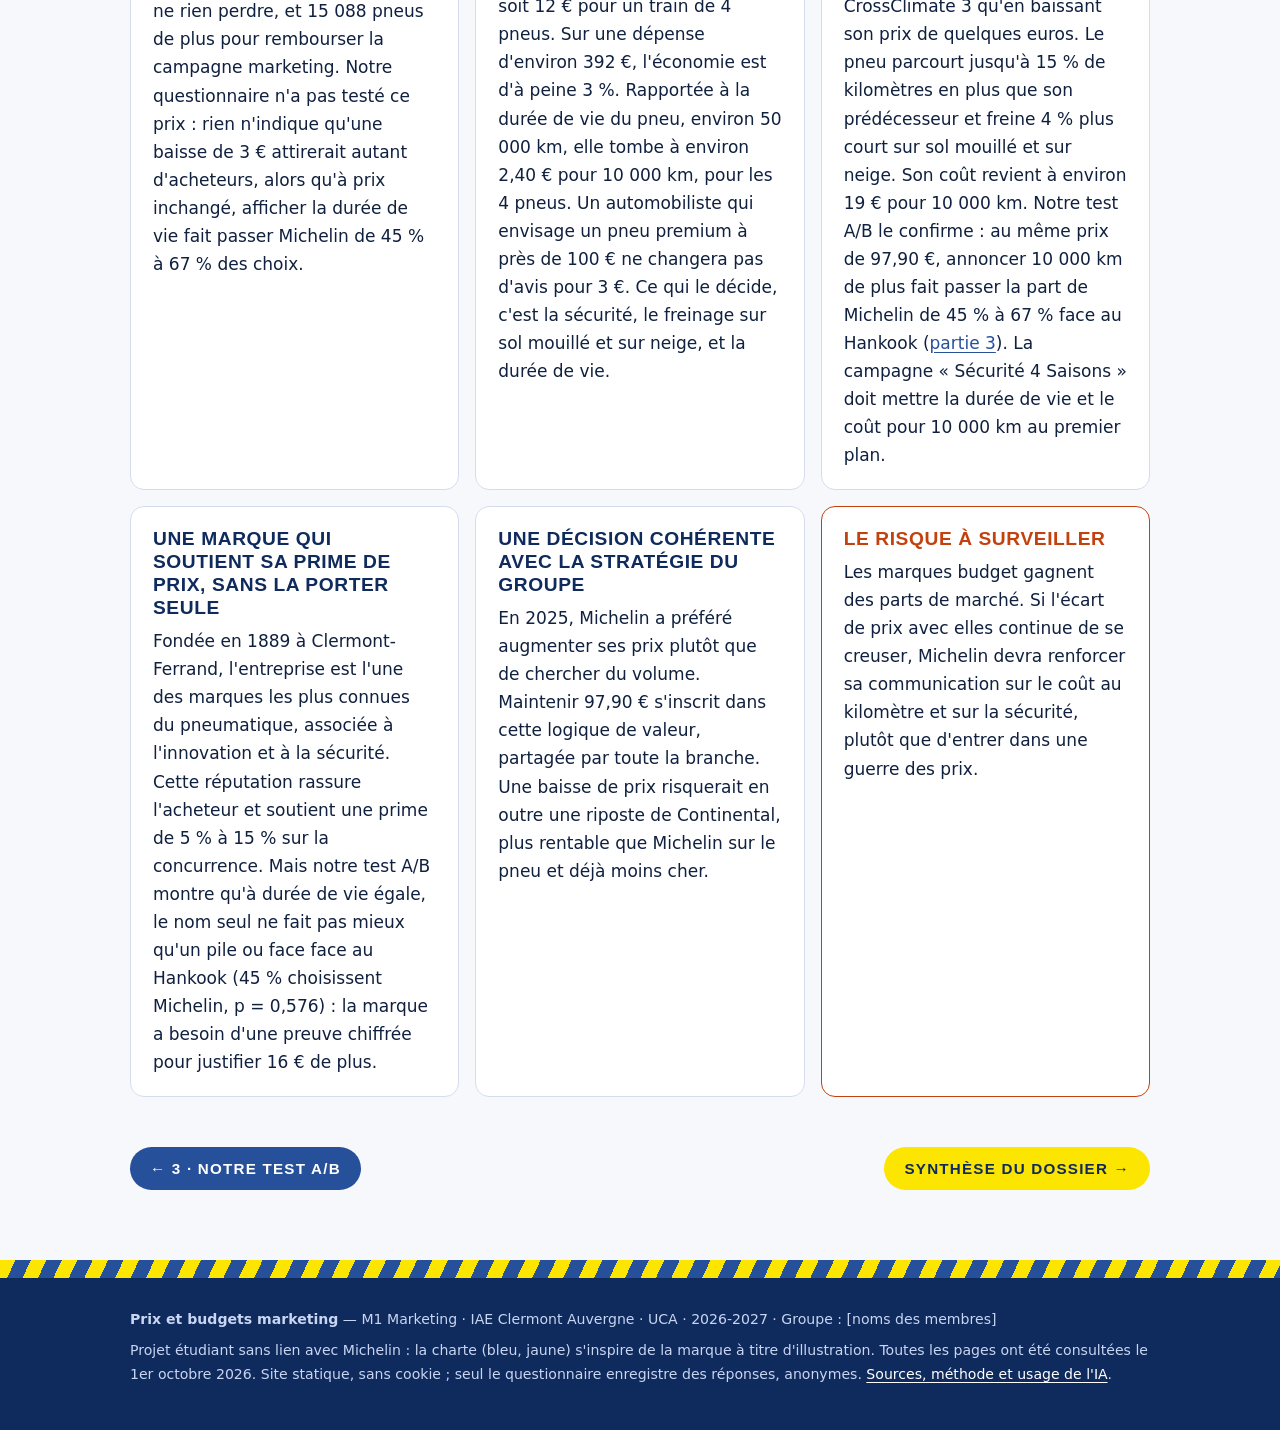
<file: proposition.html>
<!doctype html>
<html lang="fr">
<head>
<meta charset="utf-8">
<meta name="viewport" content="width=device-width, initial-scale=1">
<title>4 · Proposition — Michelin CrossClimate 3</title>
<meta name="description" content="Quel prix pour le pneu 4 saisons de Michelin ? Dossier M1 Marketing, IAE Clermont Auvergne : marché, comptes, test A/B, proposition.">
<link rel="icon" href="data:image/svg+xml,%3Csvg viewBox='0 0 40 40' aria-hidden='true'%3E%3Ccircle cx='20' cy='20' r='18' fill='%23FCE500'/%3E%3Ccircle cx='20' cy='20' r='18' fill='none' stroke='%230F2A5C' stroke-width='3' stroke-dasharray='5 3.4'/%3E%3Ccircle cx='20' cy='20' r='10' fill='%2327509B'/%3E%3Ccircle cx='20' cy='20' r='3.4' fill='%23FCE500'/%3E%3C/svg%3E">
<link rel="stylesheet" href="style.css">
</head>
<body>
<header class="haut"><div class="wrap">
<a class="marque" href="index.html"><svg viewBox="0 0 40 40" aria-hidden="true"><circle cx="20" cy="20" r="18" fill="#FCE500"/><circle cx="20" cy="20" r="18" fill="none" stroke="#0F2A5C" stroke-width="3" stroke-dasharray="5 3.4"/><circle cx="20" cy="20" r="10" fill="#27509B"/><circle cx="20" cy="20" r="3.4" fill="#FCE500"/></svg><span>Michelin<small>CrossClimate 3 · dossier de prix</small></span></a>
<nav aria-label="Navigation principale"><a href="index.html">1 · Le marché</a><a href="comptes.html">2 · Comptes</a><a href="client.html">3 · Test A/B</a><a href="proposition.html" aria-current="page">4 · Proposition</a><a href="synthese.html">Synthèse</a><a href="sources.html">Sources</a></nav>
</div></header>
<section class="hero"><div class="wrap">
<span class="kicker">Partie 4 · Ce que rapporte chaque prix</span>
<h1>Ce que <em>rapporte</em> chaque prix</h1>
<p class="chapo">Baisser de 97,90 € à 94,90 € coûterait 10,9 % de marge par pneu : il faudrait vendre 12,2 % de pneus en plus pour ne rien perdre. Notre recommandation : maintenir 97,90 € et vendre la durée de vie du pneu.</p>

</div></section>
<main><div class="wrap">

<h2>Le prix réellement touché par Michelin</h2>
<p>Michelin ne touche pas le prix payé par l'automobiliste. Il faut d'abord retirer la TVA (20 %), puis la marge du distributeur, que nous estimons à 12 % pour un pneu premium <span class="src">[<a href="https://bsness.fr/rentabilite-centre-de-pneus/" target="_blank" rel="noopener">Bsness</a>]</span>. Nous estimons le coût de revient à partir des comptes de Michelin : il représente 71,8 % du prix de vente <span class="src">[<a href="https://dgaddcosprod.blob.core.windows.net/cxf-corporate/attachments/e1z4ruaxuxrl2gvprjlz7cfg-2025-first-half-financial-report.pdf" target="_blank" rel="noopener">Rapport semestriel, p. 17</a>]</span>. Ce coût ne change pas avec le prix de vente.</p>
<div class="tableau"><table><thead><tr><th class="">Par pneu</th><th class="n">Prix actuel</th><th class="n">À 94,90 €</th></tr></thead><tbody><tr><td class="">Prix public TTC</td><td class="n">97,90 €</td><td class="n">94,90 €</td></tr><tr><td class="">Prix public HT</td><td class="n">81,58 €</td><td class="n">79,08 €</td></tr><tr><td class="">Marge du distributeur (12 %)</td><td class="n">−9,79 €</td><td class="n">−9,49 €</td></tr><tr><td class="">Prix net touché par Michelin</td><td class="n">71,79 €</td><td class="n">69,59 €</td></tr><tr><td class="">Coût de revient estimé</td><td class="n">−51,57 €</td><td class="n">−51,57 €</td></tr><tr class="total"><td class="">Marge brute par pneu</td><td class="n">20,22 € (28,2 %)</td><td class="n">18,02 € (25,9 %)</td></tr></tbody></table></div><p class="note">Valeurs <span class='statut estime'>estimées</span> : la marge du distributeur (12 %) et le coût de revient (71,8 % du prix de vente, ratio du 1er semestre 2025) sont des hypothèses du groupe, sourcées mais non constatées sur ce pneu.</p>
<div class="encart"><b>Une baisse de 3,1 % du prix public réduit de 10,9 % la marge de Michelin sur chaque pneu.</b></div>

<h2 id="volume">Volume supplémentaire nécessaire</h2>
<div class="carte">
<p style="font:800 1.4rem/1.3 var(--titre);color:var(--bleu);margin:0 0 10px">Marge à 97,90 € ÷ marge à 94,90 € − 1 = 20,22 ÷ 18,02 − 1 = + 12,2 %</p>
<p>Pour gagner autant qu'avec 100 pneus vendus à 97,90 €, Michelin doit vendre <b>112,2 pneus</b> à 94,90 €. Notre questionnaire n'a pas testé ce prix : rien ne permet d'affirmer qu'une baisse de 3 € attirerait 12,2 % d'acheteurs en plus. Il montre en revanche qu'au même prix de 97,90 €, afficher la durée de vie fait passer Michelin de 45 % à 67 % des choix face au Hankook (<a href="client.html">partie 3</a>). Ce résultat ne dépend pas de la marge du distributeur retenue : avec 25 % au lieu de 12 %, il faudrait toujours 12,2 % de volume en plus.</p>
</div>


<h2>Budget marketing de la campagne « Sécurité 4 Saisons »</h2>
<p>Nous proposons une campagne de <b>2,5 M€</b> en France. Ce montant représente environ 3 % du budget média mondial de Michelin, estimé à 89,5 M$ par an, soit environ 79 M€ <span class="src">[<a href="https://fr.themedialeader.com/omnicom-media-group-decroche-le-budget-michelin/" target="_blank" rel="noopener">The Media Leader</a>]</span>.</p>
<div class="tableau"><table><thead><tr><th class="">Poste</th><th class="">Détail</th><th class="">Coût unitaire</th><th class="n">Montant</th></tr></thead><tbody><tr><td class="">Télévision</td><td class="">8 spots de 30 s autour du journal de 20 h sur TF1</td><td class="">Environ 100 000 € par spot</td><td class="n">800 000 €</td></tr><tr><td class="">Télévision</td><td class="">10 spots de 30 s entre 18 h et 20 h sur TF1</td><td class="">Environ 30 000 € par spot</td><td class="n">300 000 €</td></tr><tr><td class="">Digital</td><td class="">Google Ads sur « pneu 4 saisons » : environ 238 800 clics</td><td class="">3,35 € par clic</td><td class="n">800 000 €</td></tr><tr><td class="">Distributeurs</td><td class="">Offre « montage remboursé » pour environ 6 000 clients, et publicité sur le lieu de vente</td><td class="">Jusqu'à 100 € par client</td><td class="n">600 000 €</td></tr><tr class="total"><td class="">Total</td><td class=""></td><td class=""></td><td class="n">2 500 000 €</td></tr></tbody></table></div><p class="note">Sources : tarifs TF1 (<span class="src">[<a href="https://www.droit-interim.com/prix-pub-tf1/" target="_blank" rel="noopener">Droit Interim</a>]</span> : 80 000 à 120 000 € autour du journal de 20 h, 20 000 à 50 000 € entre 18 h et 20 h) ; coût par clic du secteur entretien automobile (Growth Angels, 2025) ; offre « montage remboursé » proposée par Michelin jusqu'au 4 octobre 2026 (<span class="src">[<a href="https://www.allopneus.com/produit/pneu-auto/michelin/tourisme-4saisons/crossclimate-3/205-55r16-91h/0002041955" target="_blank" rel="noopener">Allopneus</a>]</span>). Les tarifs TV varient selon la saison et l'audience : ce sont des <span class='statut estime'>ordres de grandeur</span>. Le coût de fabrication du spot n'est pas compté.</p>
<div class="bars"><h4>Répartition du budget de 2,5 M€ (k€)</h4><div class="bar "><span class="lab">Télévision, journal de 20 h</span><span class="track"><i style="width:100.0%"></i></span><b>800</b></div><div class="bar "><span class="lab">Digital (Google Ads)</span><span class="track"><i style="width:100.0%"></i></span><b>800</b></div><div class="bar "><span class="lab">Distributeurs (montage remboursé)</span><span class="track"><i style="width:75.0%"></i></span><b>600</b></div><div class="bar "><span class="lab">Télévision, 18 h – 20 h</span><span class="track"><i style="width:37.5%"></i></span><b>300</b></div></div>
<!-- code:auto --><details class="code-fig"><summary>Voir le code de ce graphique</summary><p class="note">Graphique en HTML et CSS, sans image ni bibliothèque : chaque barre est une balise &lt;i&gt; dont la largeur (<code>width</code>) est la valeur rapportée au maximum du graphique ; la feuille de style <code>style.css</code> dessine la piste, la couleur et l'alignement des étiquettes.</p><pre class="code"><code>&lt;!-- une barre = un &lt;i&gt; dont la largeur (width) est la valeur, rapportée au maximum du graphique --&gt;
&lt;div class=&quot;bar &quot;&gt;&lt;span class=&quot;lab&quot;&gt;Télévision, journal de 20 h&lt;/span&gt;&lt;span class=&quot;track&quot;&gt;&lt;i style=&quot;width:100.0%&quot;&gt;&lt;/i&gt;&lt;/span&gt;&lt;b&gt;800&lt;/b&gt;&lt;/div&gt;

/* style.css */
.bar .track{background:var(--ciel);height:26px}                  /* la piste */
.bar .track i{display:block;height:100%;background:var(--bleu)}  /* la barre */</code></pre></details><!-- /code:auto -->
<p class="lecture"><b>Lecture.</b> le budget de 2,5 M€ se répartit entre la télévision (1,1 M€, 44 %), le digital (0,8 M€, 32 %) et les distributeurs (0,6 M€, 24 %).</p>
<div class="encart">Le choix d'une offre « montage remboursé » plutôt que d'une baisse de prix suit la pratique actuelle de Michelin : le groupe attire les clients par des promotions limitées dans le temps, sans toucher à son prix catalogue.</div>

<h2 id="mix">Le budget du mix complet</h2>
<p>La campagne n'est qu'une partie du coût. Une fois le produit, le prix, la distribution et la communication chiffrés, Michelin gagne environ <b>8,17 € par pneu</b> vendu à 97,90 €, soit une marge de 11,4 %. C'est très proche de la marge de 11,7 % publiée pour son activité Automobile <span class="src">[<a href="https://agngnconpm.cloudimg.io/v7/https:/dgaddcosprod.blob.core.windows.net/cxf-corporate/attachments/zitbllli0ym93f0dm62a9flp-financial-information-at-december-31-2025.pdf" target="_blank" rel="noopener">Communiqué (PDF)</a>]</span>, ce qui valide nos estimations.</p>

<h3>Produit</h3>
<p>Le CrossClimate 3 est sorti en juillet 2025 en 63 dimensions. Michelin prévoit environ 120 dimensions en 2026, de 16 à 22 pouces <span class="src">[<a href="https://journalauto.com/journal-des-flottes/michelin-renouvelle-son-pneumatique-toutes-saisons/" target="_blank" rel="noopener">Journal de l'Automobile</a>]</span> ; Norauto en propose déjà 122 <span class="src">[<a href="https://www.norauto.fr/e/pneu-michelin-crossclimate-3-et-3-sport.html" target="_blank" rel="noopener">Norauto</a>]</span>. Nos calculs portent sur la 205/55 R16, la dimension la plus courante. Une gamme aussi large coûte cher en moules et en stocks : c'est une raison de plus de ne pas surproduire (<a href="comptes.html#bilan">voir le bilan</a>).</p>

<h3>Prix : les conditions faites aux distributeurs</h3>
<div class="carte"><ul class="puces">
<li><b>Prix conseillé :</b> Michelin ne fixe qu'un prix public conseillé. La loi interdit d'imposer un prix de revente au distributeur.</li>
<li><b>Prix facturé :</b> en retirant la TVA et la marge du distributeur (12 % <span class="src">[<a href="https://bsness.fr/rentabilite-centre-de-pneus/" target="_blank" rel="noopener">Bsness</a>]</span>), Michelin facture environ 71,79 € HT par pneu <span class='statut estime'>estimé</span>.</li>
<li><b>Promotions financées par Michelin :</b> l'offre « montage remboursé jusqu'à 100 € », valable chez les partenaires d'Allopneus jusqu'au 4 octobre 2026, est payée par Michelin, pas par le distributeur <span class="src">[<a href="https://www.allopneus.com/produit/pneu-auto/michelin/tourisme-4saisons/crossclimate-3/205-55r16-91h/0002041955" target="_blank" rel="noopener">Allopneus</a>]</span>.</li>
<li><b>Forme des remises :</b> dès 2009, Michelin privilégiait les remises directement sur facture plutôt que les ristournes de fin d'année <span class="src">[<a href="https://www.largus.fr/pros/actualite-automobile/professionnels-du-pneu-lenfer-des-marges-162685.html" target="_blank" rel="noopener">L'argus, 2009</a>]</span>. Cette source est ancienne : les conditions actuelles ne sont pas publiques.</li>
</ul></div>

<h3>Distribution : la marge selon le canal</h3>
<p>Pour un même pneu, le prix public varie de 92 à 106 € selon l'enseigne. Si Michelin facture tous les canaux au même prix (71,79 € HT), l'écart correspond à la marge de chaque distributeur.</p>
<div class="tableau"><table><thead><tr><th class="">Distributeur (canal)</th><th class="n">Prix TTC</th><th class="n">Prix HT</th><th class="n">Marge implicite par pneu</th><th class="n">Taux de marge</th></tr></thead><tbody><tr><td class=""><a href="https://www.centralepneus.fr/pneu-auto/michelin/crossclimate-3/205-55-r16-91h-1824804" target="_blank" rel="noopener">Centrale Pneus</a> (Internet)</td><td class="n">92,09 €</td><td class="n">76,74 €</td><td class="n">4,95 €</td><td class="n">6,5 %</td></tr><tr><td class=""><a href="https://www.feuvert.fr/trouver-un-pneu/michelin-pneu-4-saisons-michelin-205-55r16-91h-crossclimate-3/p271870.html" target="_blank" rel="noopener">Feu Vert</a> (centre auto)</td><td class="n">96,50 €</td><td class="n">80,42 €</td><td class="n">8,63 €</td><td class="n">10,7 %</td></tr><tr><td class=""><a href="https://www.norauto.fr/e/pneu-michelin-crossclimate-3-et-3-sport.html" target="_blank" rel="noopener">Norauto</a> (centre auto)</td><td class="n">96,90 €</td><td class="n">80,75 €</td><td class="n">8,96 €</td><td class="n">11,1 %</td></tr><tr><td class=""><a href="https://www.allopneus.com/produit/pneu-auto/michelin/tourisme-4saisons/crossclimate-3/205-55r16-91h/0002041955" target="_blank" rel="noopener">Allopneus</a> (Internet)</td><td class="n">97,90 €</td><td class="n">81,58 €</td><td class="n">9,79 €</td><td class="n">12,0 %</td></tr><tr><td class=""><a href="https://www.speedy.fr/pneus/michelin/crossclimate-3-001_FR_50_526798" target="_blank" rel="noopener">Speedy</a> (réparateur rapide)</td><td class="n">105,95 €</td><td class="n">88,29 €</td><td class="n">16,50 €</td><td class="n">18,7 %</td></tr></tbody></table></div><p class="note">Prix <span class='statut constate'>relevés</span> le 1er octobre 2026, en 205/55 R16 91H. La marge implicite est <span class='statut estime'>estimée</span> : les prix réellement facturés par Michelin à chaque enseigne ne sont pas publics.</p>
<div class="bars"><h4>Marge implicite du distributeur par pneu (€)</h4><div class="bar "><span class="lab">Speedy</span><span class="track"><i style="width:100.0%"></i></span><b>16,50</b></div><div class="bar vedette"><span class="lab">Allopneus (prix étalon)</span><span class="track"><i style="width:59.3%"></i></span><b>9,79</b></div><div class="bar "><span class="lab">Norauto</span><span class="track"><i style="width:54.3%"></i></span><b>8,96</b></div><div class="bar "><span class="lab">Feu Vert</span><span class="track"><i style="width:52.3%"></i></span><b>8,63</b></div><div class="bar "><span class="lab">Centrale Pneus</span><span class="track"><i style="width:30.0%"></i></span><b>4,95</b></div></div>
<!-- code:auto --><details class="code-fig"><summary>Voir le code de ce graphique</summary><p class="note">Graphique en HTML et CSS, sans image ni bibliothèque : chaque barre est une balise &lt;i&gt; dont la largeur (<code>width</code>) est la valeur rapportée au maximum du graphique ; la feuille de style <code>style.css</code> dessine la piste, la couleur et l'alignement des étiquettes.</p><pre class="code"><code>&lt;!-- une barre = un &lt;i&gt; dont la largeur (width) est la valeur, rapportée au maximum du graphique --&gt;
&lt;div class=&quot;bar &quot;&gt;&lt;span class=&quot;lab&quot;&gt;Speedy&lt;/span&gt;&lt;span class=&quot;track&quot;&gt;&lt;i style=&quot;width:100.0%&quot;&gt;&lt;/i&gt;&lt;/span&gt;&lt;b&gt;16,50&lt;/b&gt;&lt;/div&gt;

/* style.css */
.bar .track{background:var(--ciel);height:26px}                  /* la piste */
.bar .track i{display:block;height:100%;background:var(--bleu)}  /* la barre */</code></pre></details><!-- /code:auto -->
<p class="lecture"><b>Lecture.</b> pour le même pneu, la marge implicite du distributeur va de 4,95 € sur Internet à 16,50 € chez un réparateur rapide, soit plus du triple. Le distributeur gagne aussi sur la pose : Norauto facture le montage d'un pneu de 15 ou 16 pouces 9,95 € <span class="src">[<a href="https://www.norauto.fr/p/montage-pneu-15-et-16-montage-equilibrage-valve-F0422.html" target="_blank" rel="noopener">Norauto</a>]</span>. C'est ce qui permet aux sites Internet et aux centres auto de vendre le pneu avec une marge faible.</p>

<h3>Communication</h3>
<p>La campagne de 2,5 M€ coûte <b>12,50 € par pneu</b> si elle fait vendre 200 000 pneus de plus.</p>

<h3>Le compte complet, pneu par pneu</h3>
<div class="tableau"><table><thead><tr><th class="">Par pneu</th><th class="n">À 97,90 €</th><th class="n">À 94,90 €</th></tr></thead><tbody><tr><td class="">Prix net touché par Michelin</td><td class="n">71,79 €</td><td class="n">69,59 €</td></tr><tr><td class="">Coût de revient (matières, usines, logistique)</td><td class="n">−51,57 €</td><td class="n">−51,57 €</td></tr><tr><td class="">Recherche et développement (3,0 % des ventes)</td><td class="n">−2,18 €</td><td class="n">−2,18 €</td></tr><tr><td class="">Frais commerciaux habituels (4,4 % des ventes)</td><td class="n">−3,18 €</td><td class="n">−3,18 €</td></tr><tr><td class="">Frais généraux et administratifs (9,3 % des ventes)</td><td class="n">−6,70 €</td><td class="n">−6,70 €</td></tr><tr class="total"><td class="">Résultat d'exploitation par pneu</td><td class="n">8,17 € (11,4 %)</td><td class="n">5,97 € (8,6 %)</td></tr></tbody></table></div><p class="note">Les pourcentages viennent du compte de résultat de Michelin du 1er semestre 2025 : 9 358 M€ de coût de revient, 396 M€ de R&amp;D, 577 M€ de frais commerciaux et 1 215 M€ de frais généraux, pour 13 028 M€ de ventes <span class="src">[<a href="https://dgaddcosprod.blob.core.windows.net/cxf-corporate/attachments/e1z4ruaxuxrl2gvprjlz7cfg-2025-first-half-financial-report.pdf" target="_blank" rel="noopener">Rapport semestriel, p. 17</a>]</span>. Ces coûts ne baissent pas quand le prix baisse : on garde les mêmes montants dans les deux colonnes. Valeurs <span class='statut estime'>estimées</span>.</p>
<div class="bars"><h4>Résultat d'exploitation par pneu (€)</h4><div class="bar vedette"><span class="lab">À 97,90 €</span><span class="track"><i style="width:100.0%"></i></span><b>8,17 €</b></div><div class="bar alerte"><span class="lab">À 94,90 €</span><span class="track"><i style="width:73.1%"></i></span><b>5,97 €</b></div></div>
<!-- code:auto --><details class="code-fig"><summary>Voir le code de ce graphique</summary><p class="note">Graphique en HTML et CSS, sans image ni bibliothèque : chaque barre est une balise &lt;i&gt; dont la largeur (<code>width</code>) est la valeur rapportée au maximum du graphique ; la feuille de style <code>style.css</code> dessine la piste, la couleur et l'alignement des étiquettes.</p><pre class="code"><code>&lt;!-- une barre = un &lt;i&gt; dont la largeur (width) est la valeur, rapportée au maximum du graphique --&gt;
&lt;div class=&quot;bar vedette&quot;&gt;&lt;span class=&quot;lab&quot;&gt;À 97,90 €&lt;/span&gt;&lt;span class=&quot;track&quot;&gt;&lt;i style=&quot;width:100.0%&quot;&gt;&lt;/i&gt;&lt;/span&gt;&lt;b&gt;8,17 €&lt;/b&gt;&lt;/div&gt;

/* style.css */
.bar .track{background:var(--ciel);height:26px}                  /* la piste */
.bar .track i{display:block;height:100%;background:var(--bleu)}  /* la barre */</code></pre></details><!-- /code:auto -->
<p class="lecture"><b>Lecture.</b> une baisse de 3 € du prix public fait perdre 2,20 € de résultat par pneu, soit 27 % : les coûts restent les mêmes, toute la baisse tombe sur le résultat.</p>

<h2>Ce que ce budget autorise et ce qu'il interdit</h2>
<div class="grille">
<div class="carte"><h3 style="margin-top:0">Il autorise la campagne</h3><p>Les 2,5 M€ représentent 0,4 % des 577 M€ de frais commerciaux dépensés par Michelin au seul premier semestre 2025, soit environ 0,2 % sur une année entière (estimation en doublant le semestre) <span class="src">[<a href="https://dgaddcosprod.blob.core.windows.net/cxf-corporate/attachments/e1z4ruaxuxrl2gvprjlz7cfg-2025-first-half-financial-report.pdf" target="_blank" rel="noopener">Rapport semestriel, p. 17</a>]</span>. Une promotion de type « montage remboursé » est aussi autorisée : Michelin la pratique déjà.</p></div>
<div class="carte"><h3 style="margin-top:0">Il fixe un plafond à la campagne</h3><p>Si la campagne fait vendre 200 000 pneus de plus, elle rapporte 200 000 × 20,22 € = 4,04 M€ de marge. Au-delà de 4 M€ de budget, la campagne ne serait donc pas remboursée, même si l'objectif était atteint.</p></div>
<div class="carte" style="border-color:var(--alerte)"><h3 style="margin-top:0;color:var(--alerte)">Il interdit une baisse de prix durable</h3><p>À 94,90 €, le résultat d'exploitation par pneu passe de 8,17 € à 5,97 €, soit 27 % de moins. Michelin a déjà vu sa marge reculer en 2025 (<a href="comptes.html">voir les comptes</a>) : il ne peut pas se permettre d'en perdre plus sur son pneu le plus vendu en France.</p></div>
</div>

<h2>Le prix tient-il une fois tout le budget compté ?</h2>
<p><b>Oui, à 97,90 €.</b> À ce prix, le pneu couvre tous ses coûts et rapporte encore 8,17 €. La campagne est remboursée avec un gain net de 1,54 M€ si l'objectif de 200 000 pneus est atteint.</p>
<div class="tableau"><table><thead><tr><th class="">Scénario</th><th class="n">Pneus vendus en plus</th><th class="n">Marge brute supplémentaire</th><th class="n">Coût de la campagne</th><th class="n">Gain net</th></tr></thead><tbody><tr><td class="">97,90 €</td><td class="n">200 000</td><td class="n">4 044 000 €</td><td class="n">−2 500 000 €</td><td class="n">+1 544 000 €</td></tr><tr><td class="">94,90 €, même volume</td><td class="n">200 000</td><td class="n">3 604 000 €</td><td class="n">−2 500 000 €</td><td class="n">+1 104 000 €</td></tr></tbody></table></div><p class="note">Valeurs <span class='statut estime'>estimées</span> à partir de la marge brute par pneu (20,22 € et 18,02 €) et de l'objectif de 200 000 pneus, qui est une <span class='statut hypo'>hypothèse</span> du groupe.</p>
<div class="bars"><h4>Gain net de la campagne selon le scénario (M€)</h4><div class="bar vedette"><span class="lab">97,90 €</span><span class="track"><i style="width:100.0%"></i></span><b>1,54</b></div><div class="bar "><span class="lab">94,90 €, même volume</span><span class="track"><i style="width:71.5%"></i></span><b>1,10</b></div></div>
<!-- code:auto --><details class="code-fig"><summary>Voir le code de ce graphique</summary><p class="note">Graphique en HTML et CSS, sans image ni bibliothèque : chaque barre est une balise &lt;i&gt; dont la largeur (<code>width</code>) est la valeur rapportée au maximum du graphique ; la feuille de style <code>style.css</code> dessine la piste, la couleur et l'alignement des étiquettes.</p><pre class="code"><code>&lt;!-- une barre = un &lt;i&gt; dont la largeur (width) est la valeur, rapportée au maximum du graphique --&gt;
&lt;div class=&quot;bar vedette&quot;&gt;&lt;span class=&quot;lab&quot;&gt;97,90 €&lt;/span&gt;&lt;span class=&quot;track&quot;&gt;&lt;i style=&quot;width:100.0%&quot;&gt;&lt;/i&gt;&lt;/span&gt;&lt;b&gt;1,54&lt;/b&gt;&lt;/div&gt;

/* style.css */
.bar .track{background:var(--ciel);height:26px}                  /* la piste */
.bar .track i{display:block;height:100%;background:var(--bleu)}  /* la barre */</code></pre></details><!-- /code:auto -->
<p class="lecture"><b>Lecture.</b> à volume égal, la baisse à 94,90 € fait perdre 440 000 € de gain net à la campagne. Le prix actuel tient donc, et il reste le meilleur choix une fois tout le budget compté.</p>

<h2>Point mort de la campagne</h2>
<p style="font:800 1.3rem/1.3 var(--titre);color:var(--bleu)">Point mort = budget marketing ÷ marge brute par pneu</p>
<div class="tableau"><table><thead><tr><th class=""></th><th class="n">À 97,90 €</th><th class="n">À 94,90 €</th></tr></thead><tbody><tr><td class="">Pneus à vendre pour rembourser la campagne</td><td class="n">123 614</td><td class="n">138 702</td></tr><tr><td class="">Soit des voitures équipées de 4 pneus</td><td class="n">30 904</td><td class="n">34 676</td></tr><tr><td class="">Part des pneus 4 saisons vendus en France en 2025</td><td class="n">1,8 %</td><td class="n">2,0 %</td></tr></tbody></table></div>
<p>À 94,90 €, Michelin doit vendre <b>15 088 pneus de plus</b> pour rembourser la même campagne. En 2025, il s'est vendu en France environ 7,04 millions de pneus 4 saisons : 16,75 millions de pneus achetés par les automobilistes, dont 42 % de pneus 4 saisons <span class="src">[<a href="https://j2rauto.com/rechange/pneus-sous-tension-le-marche-cherche-son-nouveau-point-dequilibre/" target="_blank" rel="noopener">J2R Auto</a>]</span>. Le point mort représente donc moins de 2 % de ce marché, un objectif atteignable.</p>

<h2 id="erreur">Ce que ça coûte si nous nous trompons</h2>
<p>Nous fixons à la campagne un objectif de <b>200 000 pneus vendus en plus</b>. C'est 62 % au-dessus du point mort à 97,90 €, et cela représente 2,8 % des pneus 4 saisons vendus en France en 2025. Notre scénario d'erreur : les ventes sont inférieures de 30 % à cet objectif. Michelin ne vend que 140 000 pneus et doit écouler 60 000 pneus en stock.</p>
<div class="tableau"><table><thead><tr><th class="">Coût</th><th class="">Calcul</th><th class="n">Montant</th></tr></thead><tbody><tr><td class="">Stockage pendant 3 mois</td><td class="">60 000 pneus ÷ 36 pneus par palette = 1 667 palettes, × 17,50 € par mois × 3 mois</td><td class="n">87 500 €</td></tr><tr><td class="">Promotion pour écouler le stock</td><td class="">60 000 pneus ÷ 4 = 15 000 clients, × 100 € de montage remboursé</td><td class="n">1 500 000 €</td></tr><tr class="total"><td class="">Coût total de l'erreur</td><td class=""></td><td class="n">1 587 500 €</td></tr></tbody></table></div><p class="note">Sources : stockage de 15 à 20 € par palette et par mois en France (<span class="src">[<a href="https://tarif-logistique.fr/prix-stockage-palette-mois/" target="_blank" rel="noopener">Tarif Logistique</a>]</span>) ; palette de stockage de 36 pneus tourisme (<span class="src">[<a href="https://martinsindustries.com/int_en/passenger-car-tyre-storage-pallet-mer-511" target="_blank" rel="noopener">Martins Industries</a>]</span>) ; offre « montage remboursé » jusqu'à 100 € (<span class="src">[<a href="https://www.allopneus.com/produit/pneu-auto/michelin/tourisme-4saisons/crossclimate-3/205-55r16-91h/0002041955" target="_blank" rel="noopener">Allopneus</a>]</span>).</p>
<div class="bars"><h4>Coût de l'erreur (€)</h4><div class="bar alerte"><span class="lab">Promotion pour écouler le stock</span><span class="track"><i style="width:93.8%"></i></span><b>1 500 000 €</b></div><div class="bar "><span class="lab">Stockage pendant 3 mois</span><span class="track"><i style="width:5.5%"></i></span><b>87 500 €</b></div></div>
<!-- code:auto --><details class="code-fig"><summary>Voir le code de ce graphique</summary><p class="note">Graphique en HTML et CSS, sans image ni bibliothèque : chaque barre est une balise &lt;i&gt; dont la largeur (<code>width</code>) est la valeur rapportée au maximum du graphique ; la feuille de style <code>style.css</code> dessine la piste, la couleur et l'alignement des étiquettes.</p><pre class="code"><code>&lt;!-- une barre = un &lt;i&gt; dont la largeur (width) est la valeur, rapportée au maximum du graphique --&gt;
&lt;div class=&quot;bar alerte&quot;&gt;&lt;span class=&quot;lab&quot;&gt;Promotion pour écouler le stock&lt;/span&gt;&lt;span class=&quot;track&quot;&gt;&lt;i style=&quot;width:93.8%&quot;&gt;&lt;/i&gt;&lt;/span&gt;&lt;b&gt;1 500 000 €&lt;/b&gt;&lt;/div&gt;

/* style.css */
.bar .track{background:var(--ciel);height:26px}                  /* la piste */
.bar .track i{display:block;height:100%;background:var(--bleu)}  /* la barre */</code></pre></details><!-- /code:auto -->
<p class="lecture"><b>Lecture.</b> si les ventes tombent 30 % sous l'objectif, l'erreur coûte 1 587 500 €, dont plus de 94 % pour la seule promotion nécessaire à vider le stock.</p>
<p>L'erreur coûterait donc <b>0,64 fois le budget de la campagne</b>. Le stockage pèse peu : c'est la promotion nécessaire pour vider le stock qui coûte cher. Dans le pire des cas, si le stock ne trouvait jamais preneur, la perte atteindrait le coût de production des pneus, soit 60 000 × 51,57 € = <b>3 094 145 €</b>.</p>

<h2 id="stress">Le stress test : à quel moment notre scénario lâche</h2>
<p>Notre proposition repose sur trois hypothèses : la campagne de 2,5 M€ fait vendre 200 000 pneus de plus, le coût de revient est de 51,57 € par pneu, et le prix reste à 97,90 €. On les malmène une par une, puis ensemble, en suivant la méthode du TD 3. Le résultat est le gain net de la campagne : la marge brute des pneus vendus en plus, moins les 2,5 M€.</p>
<div class="tableau"><table><thead><tr><th>Ce qui tourne mal</th><th class="n">Marge brute par pneu</th><th class="n">Pneus en plus</th><th class="n">Gain net de la campagne</th></tr></thead><tbody>
<tr><td>Rien : le scénario prévu</td><td class="n">20,22 €</td><td class="n">200 000</td><td class="n">+1 544 667 €</td></tr>
<tr><td>Continental riposte, Michelin descend à 94,90 €</td><td class="n">18,02 €</td><td class="n">200 000</td><td class="n">+1 104 667 €</td></tr>
<tr><td>Les ventes sont 30 % sous l'objectif</td><td class="n">20,22 €</td><td class="n">140 000</td><td class="n">+331 267 €</td></tr>
<tr><td>Le coût de revient augmente de 15 % (matières, énergie)</td><td class="n">12,49 €</td><td class="n">200 000</td><td class="n">−2 433 €</td></tr>
<tr><td>Les coûts +15 % et les ventes −30 %, en même temps</td><td class="n">12,49 €</td><td class="n">140 000</td><td class="n neg">−751 703 €</td></tr>
<tr class="total"><td>L'effet réel de la durée de vie est au bas de l'intervalle de notre test A/B (+3 points au lieu de +22), et les ventes suivent</td><td class="n">20,22 €</td><td class="n">29 959</td><td class="n neg">−1 894 231 €</td></tr>
</tbody></table></div>
<p class="note">Calculs du groupe <span class='statut estime'>estimé</span> : prix net de 71,79 € par pneu (TVA de 20 % et marge du distributeur de 12 % retirées), coût de revient de 51,57 € (71,8 % du prix net, <a href="https://dgaddcosprod.blob.core.windows.net/cxf-corporate/attachments/e1z4ruaxuxrl2gvprjlz7cfg-2025-first-half-financial-report.pdf" target="_blank" rel="noopener">rapport semestriel Michelin 2025, p. 17</a>) ; avec 15 % de plus, 59,30 €. Gain net = pneus en plus × marge brute − 2 500 000 €. La dernière ligne s'appuie sur notre <a href="client.html">test A/B</a> : annoncer 10 000 km de plus fait passer la part de Michelin de 45 % à 67 % (p = 0,024), soit +22 points, avec un intervalle de confiance de 3 à 40 points. <span class='statut hypo'>Hypothèse</span> Nous supposons que l'objectif de 200 000 pneus correspond à l'effet mesuré, et que les ventes varient en proportion de l'effet : à +3 points, 200 000 × 3,2 ÷ 21,6 = 29 959 pneus.</p>
<div class="bars"><h4>Gain net de la campagne selon le scénario (k€) · barre pleine = 2 500 k€</h4>
<div class="bar vedette"><span class="lab">Scénario prévu</span><span class="track"><i style="width:61.8%"></i></span><b>+1 545</b></div>
<div class="bar"><span class="lab">Riposte, prix à 94,90 €</span><span class="track"><i style="width:44.2%"></i></span><b>+1 105</b></div>
<div class="bar"><span class="lab">Ventes −30 %</span><span class="track"><i style="width:13.2%"></i></span><b>+331</b></div>
<div class="bar alerte"><span class="lab">Coûts +15 %</span><span class="track"><i style="width:0.4%"></i></span><b>−2</b></div>
<div class="bar alerte"><span class="lab">Coûts +15 % et ventes −30 %</span><span class="track"><i style="width:30.1%"></i></span><b>−752</b></div>
<div class="bar alerte"><span class="lab">Effet de la durée de vie au plus bas (+3 points)</span><span class="track"><i style="width:75.8%"></i></span><b>−1 894</b></div>
</div>
<!-- code:auto --><details class="code-fig"><summary>Voir le code de ce graphique</summary><p class="note">Graphique en HTML et CSS, sans image ni bibliothèque : chaque barre est une balise &lt;i&gt; dont la largeur (<code>width</code>) est la valeur rapportée au maximum du graphique ; la feuille de style <code>style.css</code> dessine la piste, la couleur et l'alignement des étiquettes.</p><pre class="code"><code>&lt;!-- une barre = un &lt;i&gt; dont la largeur (width) est la valeur, rapportée au maximum du graphique --&gt;
&lt;div class=&quot;bar vedette&quot;&gt;&lt;span class=&quot;lab&quot;&gt;Scénario prévu&lt;/span&gt;&lt;span class=&quot;track&quot;&gt;&lt;i style=&quot;width:61.8%&quot;&gt;&lt;/i&gt;&lt;/span&gt;&lt;b&gt;+1 545&lt;/b&gt;&lt;/div&gt;

/* style.css */
.bar .track{background:var(--ciel);height:26px}                  /* la piste */
.bar .track i{display:block;height:100%;background:var(--bleu)}  /* la barre */</code></pre></details><!-- /code:auto -->
<p class="lecture"><b>Lecture.</b> en rouge, les scénarios où la campagne perd de l'argent ; gains et pertes sont sur la même échelle, la barre pleine valant 2,5 M€. Un seul coup dur ne met pas la campagne en perte, sauf une hausse de 15 % des coûts, qui l'amène tout juste à l'équilibre ; deux coups durs à la fois la font perdre 752 k€. Et si l'effet réel des 10 000 km était au bas de ce que permet notre test, la campagne perdrait 1,9 M€ : c'est le risque principal, parce que c'est l'hypothèse la moins précise.</p>
<h3>Les points de rupture</h3>
<div class="chiffres">
<div class="chiffre alerte"><b>123 614</b><span>pneus vendus en plus, au minimum, pour rembourser la campagne : 38 % sous l'objectif de 200 000</span></div>
<div class="chiffre alerte"><b>+15 %</b><span>de coût de revient (59,29 € au lieu de 51,57 €) suffisent à annuler le gain de la campagne</span></div>
<div class="chiffre alerte"><b>87,37 €</b><span>prix public sous lequel la campagne ne se rembourse plus, même avec 200 000 pneus : 10,8 % sous 97,90 €</span></div>
<div class="chiffre alerte"><b>13 points</b><span>d'effet des 10 000 km sur le choix, au minimum, pour rembourser la campagne : notre test en mesure 22, avec un intervalle de 3 à 40</span></div>
</div>
<div class="encart"><b>L'hypothèse qui lâche en premier : le volume vendu grâce à la campagne.</b> C'est la moins sourcée de nos hypothèses (200 000 pneus de plus, un objectif du groupe). Notre test A/B la soutient : annoncer 10 000 km de plus fait choisir Michelin par 67 % des répondants au lieu de 45 %, et la question de contrôle montre que la durée de vie a bien été vue. Mais il la soutient avec une marge d'incertitude large : l'effet peut aller de 3 à 40 points, et la campagne ne se rembourse que s'il dépasse 13 points. Ce sont aussi des intentions déclarées, que les achats réels confirmeront plus faiblement. La campagne doit donc chiffrer la durée de vie (kilomètres, coût pour 10 000 km) plutôt que la suggérer, et s'adresser d'abord aux clients déjà attachés à la marque : un point de fidélité en plus multiplie par 2,8 les chances de choisir Michelin.</div>

<h2 id="trois-prix">Trois logiques, trois prix</h2>
<p>Un prix se fabrique de trois façons : à partir des coûts, à partir de la concurrence, ou à partir de la valeur que le client perçoit (CM 1). Les trois donnent rarement le même chiffre, et c'est l'écart entre elles qui éclaire la décision. Pour le même CrossClimate 3 en 205/55 R16, vendu <a href="https://www.allopneus.com/produit/pneu-auto/michelin/tourisme-4saisons/crossclimate-3/205-55r16-91h/0002041955" target="_blank" rel="noopener">97,90 € chez Allopneus</a>, nous obtenons trois prix, puis nous défendons le nôtre.</p>
<div class="chiffres">
<div class="chiffre"><b>98,26 €</b><span>par les coûts : le coût complet du pneu, plus la marge que le groupe réalise</span></div>
<div class="chiffre"><b>93,20 €</b><span>par la concurrence : le plafond, le 4 saisons premium le plus cher après Michelin</span></div>
<div class="chiffre"><b>102,49 €</b><span>par la valeur : ce que vaut le pneu à l'usage, face au Hankook</span></div>
<div class="chiffre alerte"><b>97,90 €</b><span>le prix que nous défendons : le prix actuel, maintenu</span></div>
</div>
<!-- schema:trois-prix -->
<figure class="fig large"><figcaption><b>Schéma 1</b> · trois logiques, trois prix, sur une même échelle (prix public TTC du pneu)</figcaption><div class="leg"><span style="--c:#27509B">prix retenu par chaque logique</span><span style="--c:#8A94A8">plancher</span></div><svg viewBox="0 0 620 262" role="img" aria-labelledby="tro-t tro-d"><title id="tro-t">Trois logiques de prix sur une même échelle</title><desc id="tro-d">Par les coûts : 98,26 € (planchers 70,32 et 86,76 €) ; par la concurrence : plafond 93,20 € ; par la valeur : 102,49 € d&#x27;usage ; prix défendu 97,90 €.</desc><line x1="150.0" y1="44.0" x2="150.0" y2="236.0" stroke="#D5DDEC" stroke-width="1"/><text x="150.0" y="252.0" font-size="10.5" fill="#566179" text-anchor="middle">65 €</text><line x1="206.2" y1="44.0" x2="206.2" y2="236.0" stroke="#D5DDEC" stroke-width="1"/><text x="206.2" y="252.0" font-size="10.5" fill="#566179" text-anchor="middle">70 €</text><line x1="262.5" y1="44.0" x2="262.5" y2="236.0" stroke="#D5DDEC" stroke-width="1"/><text x="262.5" y="252.0" font-size="10.5" fill="#566179" text-anchor="middle">75 €</text><line x1="318.8" y1="44.0" x2="318.8" y2="236.0" stroke="#D5DDEC" stroke-width="1"/><text x="318.8" y="252.0" font-size="10.5" fill="#566179" text-anchor="middle">80 €</text><line x1="375.0" y1="44.0" x2="375.0" y2="236.0" stroke="#D5DDEC" stroke-width="1"/><text x="375.0" y="252.0" font-size="10.5" fill="#566179" text-anchor="middle">85 €</text><line x1="431.2" y1="44.0" x2="431.2" y2="236.0" stroke="#D5DDEC" stroke-width="1"/><text x="431.2" y="252.0" font-size="10.5" fill="#566179" text-anchor="middle">90 €</text><line x1="487.5" y1="44.0" x2="487.5" y2="236.0" stroke="#D5DDEC" stroke-width="1"/><text x="487.5" y="252.0" font-size="10.5" fill="#566179" text-anchor="middle">95 €</text><line x1="543.8" y1="44.0" x2="543.8" y2="236.0" stroke="#D5DDEC" stroke-width="1"/><text x="543.8" y="252.0" font-size="10.5" fill="#566179" text-anchor="middle">100 €</text><line x1="600.0" y1="44.0" x2="600.0" y2="236.0" stroke="#D5DDEC" stroke-width="1"/><text x="600.0" y="252.0" font-size="10.5" fill="#566179" text-anchor="middle">105 €</text><text x="8.0" y="86.0" font-size="12.5" fill="#0F2A5C" text-anchor="start" font-weight="700">Par les coûts</text><text x="8.0" y="146.0" font-size="12.5" fill="#0F2A5C" text-anchor="start" font-weight="700">Par la concurrence</text><text x="8.0" y="206.0" font-size="12.5" fill="#0F2A5C" text-anchor="start" font-weight="700">Par la valeur</text><rect x="209.9" y="76" width="185.0" height="12" rx="6" fill="#EAF0FA"/><text x="394.8" y="104.0" font-size="10.5" fill="#566179" text-anchor="end">planchers : 70,32 € (fabrication) à 86,76 € (tous les coûts)</text><rect x="329.9" y="136" width="137.4" height="12" rx="6" fill="#EAF0FA"/><text x="467.3" y="164.0" font-size="10.5" fill="#566179" text-anchor="end">concurrents : 80,99 € (Hankook) à 93,20 € (Continental)</text><line x1="520.1" y1="36.0" x2="520.1" y2="236.0" stroke="#0F2A5C" stroke-width="2"/><text x="514.1" y="30.0" font-size="12" fill="#0F2A5C" text-anchor="end" font-weight="700">97,90 € : le prix que nous défendons</text><circle cx="209.9" cy="82.0" r="4" fill="#8A94A8" stroke="#fff" stroke-width="2" tabindex="0"><title>plancher : 70,32 €</title></circle><circle cx="394.8" cy="82.0" r="4" fill="#8A94A8" stroke="#fff" stroke-width="2" tabindex="0"><title>plancher : 86,76 €</title></circle><circle cx="524.2" cy="82.0" r="6" fill="#27509B" stroke="#fff" stroke-width="2" tabindex="0"><title>98,26 € · coûts + marge cible</title></circle><rect x="386.8" y="53.0" width="194.7" height="18" rx="9" fill="#fff" stroke="#10203F" stroke-width="1"/><text x="484.2" y="66.0" font-size="11" fill="#10203F" text-anchor="middle" font-weight="700">98,26 € · coûts + marge cible</text><circle cx="467.3" cy="142.0" r="6" fill="#27509B" stroke="#fff" stroke-width="2" tabindex="0"><title>93,20 € · plafond</title></circle><rect x="377.7" y="113.0" width="119.1" height="18" rx="9" fill="#fff" stroke="#10203F" stroke-width="1"/><text x="437.3" y="126.0" font-size="11" fill="#10203F" text-anchor="middle" font-weight="700">93,20 € · plafond</text><circle cx="571.7" cy="202.0" r="6" fill="#27509B" stroke="#fff" stroke-width="2" tabindex="0"><title>102,49 € · valeur d&#x27;usage</title></circle><rect x="435.0" y="173.0" width="169.5" height="18" rx="9" fill="#fff" stroke="#10203F" stroke-width="1"/><text x="519.7" y="186.0" font-size="11" fill="#10203F" text-anchor="middle" font-weight="700">102,49 € · valeur d&#x27;usage</text></svg><details class="chiffres-fig"><summary>Voir les chiffres du schéma</summary><div class="tableau"><table><thead><tr><th>Logique</th><th>Prix TTC</th><th>Ce qu&#x27;il dit</th></tr></thead><tbody><tr><td>Coûts : fabrication seule</td><td>70,32 €</td><td>en dessous, chaque pneu ne paie même pas sa fabrication</td></tr><tr><td>Coûts : coût complet</td><td>86,76 €</td><td>en dessous, Michelin perd de l&#x27;argent sur chaque pneu</td></tr><tr><td>Coûts : coût complet + marge cible de 11,7 %</td><td>98,26 €</td><td>le prix qui garde la marge du groupe</td></tr><tr><td>Concurrence : plafond</td><td>93,20 €</td><td>le plus cher des concurrents premium (Continental)</td></tr><tr><td>Valeur d&#x27;usage</td><td>102,49 €</td><td>même coût pour 10 000 km que le Hankook</td></tr><tr><td>Prix défendu</td><td>97,90 €</td><td>le prix actuel, maintenu</td></tr></tbody></table></div></details><details class="code-fig"><summary>Voir le code de ce graphique</summary><p class="note">Le principe, en version courte : d'abord les chiffres, calculés sur les réponses, puis le dessin (les valeurs en commentaire sont celles du graphique). Le code complet, avec tous les réglages de mise en page, est dans <a href="annexes/fabriquer_schemas.py">annexes/fabriquer_schemas.py</a>.</p><pre class="code"><code># 1. Les trois prix
net = 97.90 / 1.20 * (1 - 0.12)                               # ce que touche Michelin : 71,79 €
cout_complet = net * (9358 + 396 + 577 + 1215) / 13028        # 63,63 €
prix_couts = cout_complet / (1 - 0.117) / (1 - 0.12) * 1.20   # 98,26 €
prix_concurrence = 93.20                                      # Continental
valeur_usage = 81.99 / 40_000 * 50_000                        # 102,49 €

# 2. Le dessin : une même échelle, de 65 € à gauche à 105 € à droite
x = lambda prix: 150 + (prix - 65) / 40 * 450
for prix in [prix_couts, prix_concurrence, valeur_usage]:
    point(x(prix))
trait_vertical(x(97.90))                                      # le prix que nous défendons</code></pre></details></figure>
<!-- /schema:trois-prix -->
<div class="lire">
<div><b>Ce qu'on voit</b>Les trois logiques tombent entre 93,20 € et 102,49 €. Le prix défendu, 97,90 €, est au-dessus du plafond des concurrents, presque au prix des coûts, et sous la valeur d'usage.</div>
<div><b>Ce que cela veut dire</b>Le prix des coûts confirme 97,90 €, celui de la concurrence le conteste, celui de la valeur le justifie, à condition de faire connaître la durée de vie du pneu.</div>
<div><b>Ce que cela ne dit pas</b>Les coûts d'un pneu précis ne sont pas publics : la logique des coûts s'appuie sur les ratios du groupe, et retrouve donc presque mécaniquement le prix actuel.</div>
</div>

<h3>1. Par les coûts : 98,26 €</h3>
<p>On part de ce que coûte un pneu à Michelin, on ajoute la marge que le groupe réalise sur l'automobile, puis ce que prennent le distributeur et l'État. Le calcul, étape par étape :</p>
<div class="tableau"><table><thead><tr><th>Étape</th><th>Calcul</th><th class="n">Résultat</th><th>D'où vient chaque terme</th></tr></thead><tbody>
<tr><td>1. Ce que Michelin touche aujourd'hui par pneu</td><td>97,90 ÷ 1,20 × (1 − 0,12)</td><td class="n">71,79 €</td><td>prix <a href="https://www.allopneus.com/produit/pneu-auto/michelin/tourisme-4saisons/crossclimate-3/205-55r16-91h/0002041955" target="_blank" rel="noopener">Allopneus</a> ; TVA au <a href="https://www.economie.gouv.fr/particuliers/impots-et-fiscalite/gerer-mes-autres-impots-et-taxes/tva-quels-sont-les-taux-de-votre-quotidien" target="_blank" rel="noopener">taux normal de 20 %</a> ; marge du distributeur de 12 % du prix HT (<a href="https://bsness.fr/rentabilite-centre-de-pneus/" target="_blank" rel="noopener">Bsness</a>)</td></tr>
<tr><td>2. Coût de revient (matières, usines, logistique)</td><td>71,79 × 9 358 ÷ 13 028</td><td class="n">51,57 €</td><td>coût de revient du groupe, 71,8 % des ventes au 1er semestre 2025 (<a href="https://dgaddcosprod.blob.core.windows.net/cxf-corporate/attachments/e1z4ruaxuxrl2gvprjlz7cfg-2025-first-half-financial-report.pdf" target="_blank" rel="noopener">rapport semestriel, p. 17</a>)</td></tr>
<tr><td>3. Recherche, frais commerciaux et généraux</td><td>71,79 × (396 + 577 + 1 215) ÷ 13 028</td><td class="n">12,06 €</td><td>mêmes ratios, même page du <a href="https://dgaddcosprod.blob.core.windows.net/cxf-corporate/attachments/e1z4ruaxuxrl2gvprjlz7cfg-2025-first-half-financial-report.pdf" target="_blank" rel="noopener">rapport semestriel</a></td></tr>
<tr><td>4. Coût complet du pneu</td><td>51,57 + 12,06</td><td class="n">63,63 €</td><td>calcul</td></tr>
<tr><td>5. Prix net qui garde la marge du groupe</td><td>63,63 ÷ (1 − 0,117)</td><td class="n">72,06 €</td><td>marge opérationnelle Automobile 2025 de 11,7 % (<a href="https://agngnconpm.cloudimg.io/v7/https:/dgaddcosprod.blob.core.windows.net/cxf-corporate/attachments/zitbllli0ym93f0dm62a9flp-financial-information-at-december-31-2025.pdf" target="_blank" rel="noopener">communiqué annuel</a>)</td></tr>
<tr><td>6. Prix public hors taxes</td><td>72,06 ÷ (1 − 0,12)</td><td class="n">81,88 €</td><td>marge du distributeur (<a href="https://bsness.fr/rentabilite-centre-de-pneus/" target="_blank" rel="noopener">Bsness</a>)</td></tr>
<tr class="total"><td>7. Prix public TTC</td><td>81,88 × 1,20</td><td class="n">98,26 €</td><td><a href="https://www.economie.gouv.fr/particuliers/impots-et-fiscalite/gerer-mes-autres-impots-et-taxes/tva-quels-sont-les-taux-de-votre-quotidien" target="_blank" rel="noopener">TVA à 20 %</a></td></tr>
</tbody></table></div>
<p><b>Les deux planchers.</b> Sans aucune marge, le coût complet donne un prix public de 63,63 ÷ 0,88 × 1,20 = <b>86,76 €</b> : en dessous, Michelin perd de l'argent sur chaque pneu. La fabrication seule donne 51,57 ÷ 0,88 × 1,20 = <b>70,32 €</b> : en dessous, le pneu ne paie même pas sa fabrication. <span class='statut estime'>Estimé</span></p>
<p class="note"><span class='statut hypo'>Hypothèse</span> Les coûts d'un pneu précis ne sont pas publics : nous appliquons au prix actuel les ratios du compte de résultat du groupe. La logique des coûts retrouve donc presque mécaniquement le prix actuel. Ce qu'elle dit de solide, ce sont les deux planchers, et le fait qu'à 97,90 € Michelin garde à peu près sa marge habituelle (11,4 % contre 11,7 %).</p>

<h3>2. Par la concurrence : 93,20 €</h3>
<p>On se cale sur ce que demandent les concurrents pour une offre comparable. Le 1er octobre 2026, chez Allopneus, le 4 saisons premium le plus cher après Michelin est le <a href="https://www.allopneus.com/produit/pneu-auto/continental/tourisme-4saisons/allseason-contact-2/205-55r16-91h/0006350522" target="_blank" rel="noopener">Continental AllSeasonContact 2, à 93,20 €</a> ; le moins cher des concurrents relevés est le <a href="https://www.allopneus.com/produit/pneu-auto/hankook/tourisme-4saisons/kinergy-4s-2/205-55r16-94h/0004885718" target="_blank" rel="noopener">Hankook Kinergy 4S2, à 80,99 €</a> (<a href="index.html">partie 1</a>). La logique de la concurrence dit qu'on ne vend pas plus cher que le plafond : <b>93,20 €</b>. Michelin est 4,70 € au-dessus (+5 %) : c'est l'écart qu'il doit justifier.</p>

<h3>3. Par la valeur : 102,49 €</h3>
<ul class="puces">
<li><b>La valeur perçue, mesurée par notre questionnaire.</b> À 97,90 €, face au Hankook à 81,99 €, 45 % des 108 répondants choisissent Michelin quand seule la marque le distingue, et 67 % quand sa durée de vie est affichée (<a href="client.html">partie 3</a>). Le questionnaire ne donne pas de prix en euros ; il dit que la valeur perçue ne couvre 97,90 € pour une majorité qu'avec l'argument de la durée de vie.</li>
<li><b>La valeur d'usage : 102,49 €.</b> Un pneu se paie à l'achat mais s'use au kilomètre. Dans notre test, le Hankook coûte 81,99 € pour 40 000 km, soit 81,99 ÷ 4 = 20,50 € pour 10 000 km. Annoncé à 50 000 km, le Michelin revient au même coût d'usage à 20,50 × 5 = <b>102,49 €</b> ; en dessous, il est moins cher à l'usage que le Hankook. <span class='statut estime'>Estimé</span></li>
</ul>
<p class="note"><span class='statut hypo'>Hypothèse</span> Les durées de 40 000 et 50 000 km sont le scénario de notre test : Michelin annonce pour le CrossClimate 3 « jusqu'à 15 % » de kilomètres en plus que le CrossClimate 2 (<a href="https://www.allopneus.com/guide-pratique/auto/guide-achat/michelin-crossclimate-3/" target="_blank" rel="noopener">guide Allopneus</a>), qui a parcouru environ 44 000 km au <a href="https://www.adac.de/rund-ums-fahrzeug/ausstattung-technik-zubehoer/reifen/reifentest/ganzjahresreifen/205-55-r16/michelin-crossclimate-2-id-4844/" target="_blank" rel="noopener">test ADAC 2024</a>. Le Hankook était affiché à 81,99 € dans notre questionnaire, et à 80,99 € au relevé du 1er octobre : avec ce second prix, la valeur d'usage serait de 101,24 €.</p>
<p>Le <a href="client.html">test A/B</a> montre que cette seconde valeur compte : quand la durée de vie et le coût pour 10 000 km sont affichés, 67 % des répondants choisissent le Michelin à 97,90 €, contre 45 % sans cet argument.</p>

<h3>Le prix que nous défendons : 97,90 €</h3>
<div class="verdict"><strong>Notre prix</strong><p>97,90 €, au prix des coûts et sous la valeur d'usage</p><span>Le prix des coûts le confirme, celui de la concurrence le conteste, celui de la valeur le justifie, à condition de faire connaître la durée de vie du pneu.</span></div>
<ul class="puces">
<li><b>Au-dessus des planchers.</b> À 97,90 €, chaque pneu couvre tous ses coûts (plancher de 86,76 €) et rapporte 8,17 € de résultat, soit une marge de 11,4 %, proche de la marge habituelle du groupe (11,7 %, qui donnerait 98,26 €).</li>
<li><b>Au-dessus du plafond de la concurrence, de 4,70 €.</b> C'est l'écart à justifier, et la durée de vie le justifie : face au Hankook, 67 % des répondants choisissent le Michelin à 97,90 € quand ses 50 000 km sont annoncés.</li>
<li><b>Accepté par deux répondants sur trois, à une condition.</b> Face au Hankook, 45 % choisissent le Michelin à 97,90 € sans argument, 67 % quand sa durée de vie est affichée : le prix tient si la durée de vie est montrée.</li>
<li><b>Sous la valeur d'usage (102,49 €).</b> À 97,90 €, le Michelin reste moins cher à l'usage que le Hankook : 97,90 ÷ 5 = 19,58 € pour 10 000 km, contre 20,50 €, soit 18,35 € d'économie sur un train de quatre pneus et 50 000 km. C'est l'argument à mettre en avant, et la marge de manœuvre qui reste si le prix devait monter.</li>
</ul>

<h2 id="conclusion">Conclusion : notre recommandation</h2>
<div class="verdict"><strong>Décision</strong><p>Nous recommandons de maintenir le prix de 97,90 € TTC.</p></div>
<div class="grille">
<div class="carte"><h3 style="margin-top:0">Une baisse qui ne rapporte rien</h3><p>Passer à 94,90 € coûterait 10,9 % de marge par pneu : il faudrait 12,2 % de ventes en plus pour ne rien perdre, et 15 088 pneus de plus pour rembourser la campagne marketing. Notre questionnaire n'a pas testé ce prix : rien n'indique qu'une baisse de 3 € attirerait autant d'acheteurs, alors qu'à prix inchangé, afficher la durée de vie fait passer Michelin de 45 % à 67 % des choix.</p></div>
<div class="carte"><h3 style="margin-top:0">Une économie trop faible pour décider l'achat</h3><p>Pour le client, la baisse ne représente que 3 € par pneu, soit 12 € pour un train de 4 pneus. Sur une dépense d'environ 392 €, l'économie est d'à peine 3 %. Rapportée à la durée de vie du pneu, environ 50 000 km, elle tombe à environ 2,40 € pour 10 000 km, pour les 4 pneus. Un automobiliste qui envisage un pneu premium à près de 100 € ne changera pas d'avis pour 3 €. Ce qui le décide, c'est la sécurité, le freinage sur sol mouillé et sur neige, et la durée de vie.</p></div>
<div class="carte"><h3 style="margin-top:0">Miser sur la durée de vie plutôt que sur le prix</h3><p>Michelin a plus à gagner en valorisant les performances du CrossClimate 3 qu'en baissant son prix de quelques euros. Le pneu parcourt jusqu'à 15 % de kilomètres en plus que son prédécesseur et freine 4 % plus court sur sol mouillé et sur neige. Son coût revient à environ 19 € pour 10 000 km. Notre test A/B le confirme : au même prix de 97,90 €, annoncer 10 000 km de plus fait passer la part de Michelin de 45 % à 67 % face au Hankook (<a href="client.html">partie 3</a>). La campagne « Sécurité 4 Saisons » doit mettre la durée de vie et le coût pour 10 000 km au premier plan.</p></div>
<div class="carte"><h3 style="margin-top:0">Une marque qui soutient sa prime de prix, sans la porter seule</h3><p>Fondée en 1889 à Clermont-Ferrand, l'entreprise est l'une des marques les plus connues du pneumatique, associée à l'innovation et à la sécurité. Cette réputation rassure l'acheteur et soutient une prime de 5 % à 15 % sur la concurrence. Mais notre test A/B montre qu'à durée de vie égale, le nom seul ne fait pas mieux qu'un pile ou face face au Hankook (45 % choisissent Michelin, p = 0,576) : la marque a besoin d'une preuve chiffrée pour justifier 16 € de plus.</p></div>
<div class="carte"><h3 style="margin-top:0">Une décision cohérente avec la stratégie du groupe</h3><p>En 2025, Michelin a préféré augmenter ses prix plutôt que de chercher du volume. Maintenir 97,90 € s'inscrit dans cette logique de valeur, partagée par toute la branche. Une baisse de prix risquerait en outre une riposte de Continental, plus rentable que Michelin sur le pneu et déjà moins cher.</p></div>
<div class="carte" style="border-color:var(--alerte)"><h3 style="margin-top:0;color:var(--alerte)">Le risque à surveiller</h3><p>Les marques budget gagnent des parts de marché. Si l'écart de prix avec elles continue de se creuser, Michelin devra renforcer sa communication sur le coût au kilomètre et sur la sécurité, plutôt que d'entrer dans une guerre des prix.</p></div>
</div>

<div class="suivant"><a href="client.html">← 3 · Notre test A/B</a><a class="jaune" href="synthese.html">Synthèse du dossier →</a></div>
</div></main>
<footer><div class="wrap">
<p><strong>Prix et budgets marketing</strong> — M1 Marketing · IAE Clermont Auvergne · UCA · 2026-2027 · Groupe : [noms des membres]</p>
<p>Projet étudiant sans lien avec Michelin : la charte (bleu, jaune) s'inspire de la marque à titre d'illustration. Toutes les pages ont été consultées le 1er octobre 2026.
Site statique, sans cookie ; seul le questionnaire enregistre des réponses, anonymes. <a href="sources.html">Sources, méthode et usage de l'IA</a>.</p>
</div></footer>
</body>
</html>
</file>
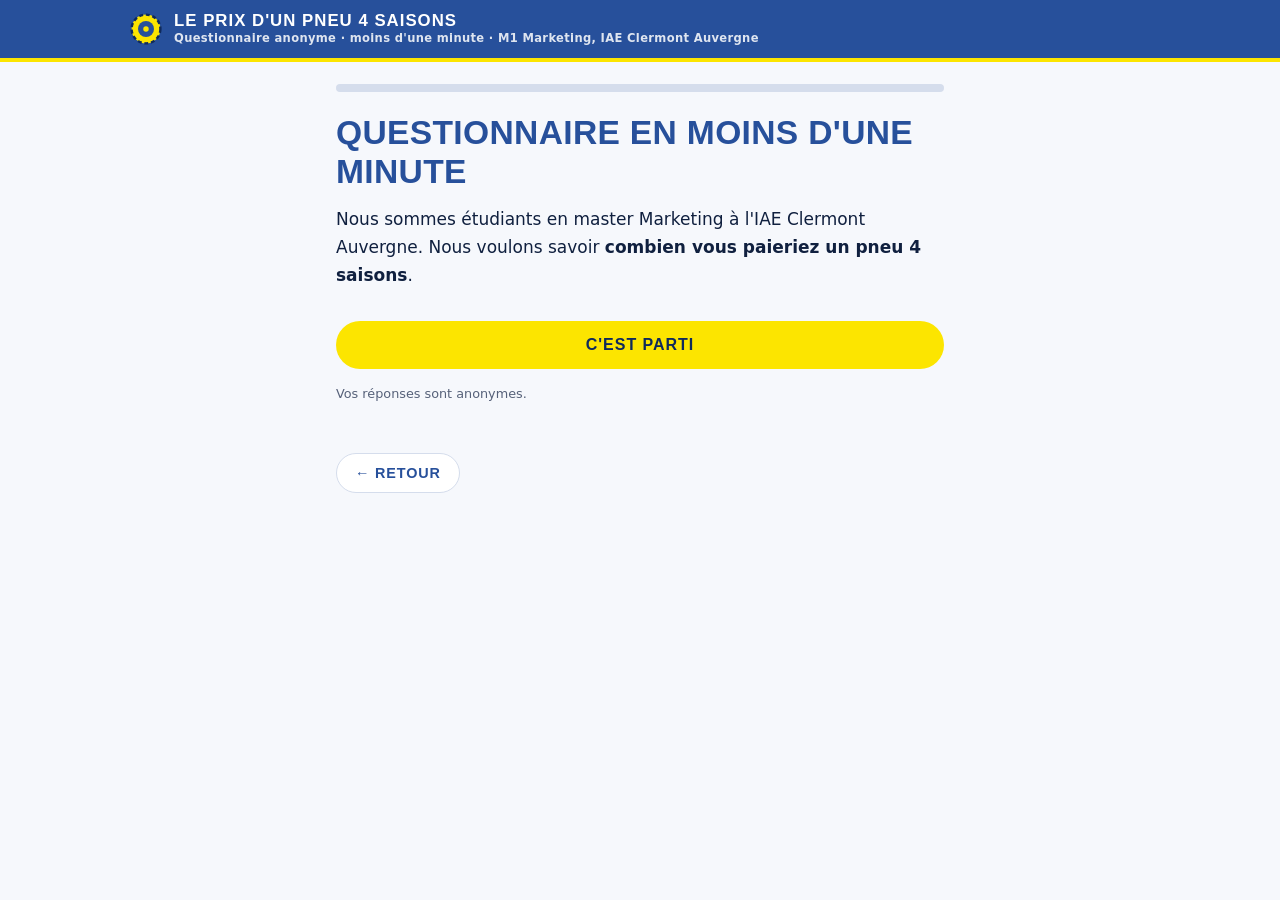
<file: questionnaire.html>
<!doctype html>
<html lang="fr">
<head>
<meta charset="utf-8">
<meta name="viewport" content="width=device-width, initial-scale=1">
<title>Questionnaire pneus 4 saisons</title>
<meta name="description" content="Questionnaire anonyme de moins d'une minute sur le prix des pneus 4 saisons — étudiants M1 Marketing, IAE Clermont Auvergne.">
<meta name="robots" content="noindex">
<link rel="icon" href="data:image/svg+xml,%3Csvg viewBox='0 0 40 40' aria-hidden='true'%3E%3Ccircle cx='20' cy='20' r='18' fill='%23FCE500'/%3E%3Ccircle cx='20' cy='20' r='18' fill='none' stroke='%230F2A5C' stroke-width='3' stroke-dasharray='5 3.4'/%3E%3Ccircle cx='20' cy='20' r='10' fill='%2327509B'/%3E%3Ccircle cx='20' cy='20' r='3.4' fill='%23FCE500'/%3E%3C/svg%3E">
<link rel="stylesheet" href="style.css">
<style>
/* Questionnaire de 2 minutes aux couleurs du dossier : une question par écran, un clic suffit pour passer à la suite.
   Aucun lien vers le dossier : les répondants ne doivent voir ni nos prix ni notre hypothèse. */
.q-haut{background:var(--bleu);color:#fff;border-bottom:4px solid var(--jaune)}
.q-haut .wrap{display:flex;align-items:center;gap:12px;min-height:58px}
.q-haut b{display:block;font:800 1.05rem/1.1 var(--titre);letter-spacing:.06em;text-transform:uppercase}
.q-haut small{display:block;font:600 .72rem/1.3 var(--texte);opacity:.85;letter-spacing:.03em}
.q-wrap{max-width:640px;margin:0 auto;padding:22px 16px 60px}
.progres{height:8px;background:var(--trait);border-radius:999px;overflow:hidden;margin:0 0 22px}
.progres i{display:block;height:100%;width:0;background:var(--bleu);transition:width .3s}
.etape{display:none;animation:entree .25s ease-out}
.etape.active{display:block}
@keyframes entree{from{opacity:0;transform:translateY(8px)}to{opacity:1;transform:none}}
@media (prefers-reduced-motion: reduce){.etape{animation:none}.progres i{transition:none}}
.q-wrap h1{font:800 clamp(1.5rem,5vw,2.1rem)/1.15 var(--titre);color:var(--bleu);margin:0 0 14px;text-transform:uppercase;max-width:none}
.aide{font-size:.9rem;color:var(--gris);margin:0 0 14px}

/* Réponses : de grosses cases, un clic = réponse enregistrée et écran suivant */
.opts{display:grid;gap:10px;margin:6px 0 0}
.opts.deux{grid-template-columns:1fr 1fr}
.opt{font:700 1.1rem/1.2 var(--texte);text-align:left;color:var(--encre);background:#fff;border:2px solid var(--trait);border-radius:14px;padding:18px 18px;cursor:pointer;transition:border-color .15s,background .15s,transform .1s}
.opts.deux .opt{text-align:center;font:800 1.4rem/1 var(--titre);text-transform:uppercase;padding:22px 10px}
.opt:hover{border-color:var(--bleu)}
.opt:active{transform:scale(.98)}
.opt.choisi{border-color:var(--bleu);background:var(--jaune);color:var(--bleu-fonce)}
.opt:focus-visible{outline:3px solid var(--bleu);outline-offset:2px}

/* Les deux pneus Michelin, côte à côte */
.duo{display:grid;grid-template-columns:minmax(0,1fr) minmax(0,1fr);gap:8px;margin:0 0 12px}
.pneu{min-width:0;background:#fff;border:1px solid var(--trait);border-top:6px solid var(--trait);border-radius:var(--rayon);padding:12px}
.duo .opt.pneu{display:block;width:100%;text-align:left;font:inherit;padding:12px;border-width:2px;border-top-width:6px}
.duo .opt.pneu.choisi{background:var(--jaune);border-color:var(--bleu)}
.pneu b{display:block;font:800 clamp(.85rem,3.6vw,1.05rem)/1.15 var(--titre);text-transform:uppercase;color:var(--bleu-fonce);min-height:3.5em;overflow-wrap:anywhere}
.pneu .km{display:block;font:800 clamp(1.3rem,6.5vw,1.9rem)/1 var(--titre);color:var(--bleu);margin:8px 0 2px;white-space:nowrap}
.pneu .km-l{display:block;font-size:.8rem;color:var(--gris)}
.pneu .prix{display:block;font:800 clamp(1rem,4.5vw,1.3rem)/1.2 var(--titre);color:var(--bleu-fonce);margin:10px 0 0}
.commun{background:#fff;border:1px solid var(--trait);border-radius:12px;padding:10px 12px;font-size:.88rem;margin:0 0 6px}
.commun b{color:var(--bleu-fonce)}
.etiquette{display:inline-flex;gap:6px;flex-wrap:wrap;margin-top:6px}
.etiquette span{display:inline-block;font:800 .8rem/1 var(--titre);letter-spacing:.04em;border-radius:4px;padding:5px 7px;color:#fff;background:var(--bleu)}
.etiquette .carbu{background:#7CB342}.etiquette .pluie{background:#2F6FB5}.etiquette .bruit{background:#222}.etiquette .hiver{background:#fff;color:#2F86C9;border:1px solid #2F86C9}

/* Ce qui rend la durée de vie visible : une jauge sur 50 000 km, le coût pour 10 000 km et, si le Michelin dure plus, un badge et un bandeau. */
.pneu .jauge-km{display:block;height:12px;background:var(--ciel);border-radius:999px;overflow:hidden;margin:7px 0 2px}
.pneu .jauge-km i{display:block;height:100%;width:0;background:var(--bleu);border-radius:999px;transition:width .7s ease-out}
.duo .opt.pneu{position:relative}
.pneu .badge-km{position:absolute;top:8px;left:50%;transform:translateX(-50%) rotate(-3deg);white-space:nowrap;font:800 clamp(.9rem,4vw,1.1rem)/1 var(--titre);letter-spacing:.03em;text-transform:uppercase;background:var(--jaune);color:var(--bleu-fonce);border:2px solid var(--bleu);border-radius:999px;padding:6px 10px;box-shadow:0 2px 6px rgba(15,42,92,.25)}
.pneu .badge-km[hidden]{display:none}
.pneu .cout-km{display:block;font-size:.82rem;color:var(--gris);margin:4px 0 0}
.pneu .cout-km strong{color:var(--bleu-fonce)}
.resume-km{background:var(--bleu);color:#fff;border-radius:12px;padding:12px 14px;font-weight:700;margin:0 0 10px}
.resume-km em{font-style:normal;color:var(--jaune)}
.echelle.sept{grid-template-columns:repeat(7,1fr);gap:4px}
.echelle.sept .opt{font-size:1.3rem;padding:18px 0}
@media (prefers-reduced-motion: reduce){.pneu .jauge-km i{transition:none}}
.pneu .photo{display:block;width:100%;height:auto;aspect-ratio:5/4;object-fit:contain;margin:0 0 10px;border-radius:8px;background:#fff}
.kicker-avis{font:800 .8rem/1.3 var(--titre);letter-spacing:.1em;text-transform:uppercase;color:var(--gris);margin:0 0 10px}
.q-wrap h1 b{color:var(--bleu-fonce)}
.likert .opt{display:flex;align-items:center;gap:14px;padding:14px 16px}
.likert .pt{display:inline-flex;align-items:center;justify-content:center;flex:none;width:34px;height:34px;border-radius:50%;background:var(--ciel);color:var(--bleu);font:800 1.1rem/1 var(--titre)}
.likert .opt.choisi .pt{background:var(--bleu);color:#fff}

/* Saisie de l'âge */
.age{display:flex;align-items:center;gap:10px;margin:6px 0 0}
.age input{font:800 2.4rem/1 var(--titre);color:var(--bleu);width:4.2em;text-align:center;padding:12px 8px;border:2px solid var(--trait);border-radius:14px;background:#fff}
.age input:focus{outline:3px solid var(--jaune);border-color:var(--bleu)}
.age span{font:800 1.3rem/1 var(--titre);color:var(--gris);text-transform:uppercase}

/* Lieux d'achat : oui / non par ligne */
.lieux{display:grid;gap:8px;margin:6px 0 0}
.lieu{display:flex;align-items:center;justify-content:space-between;gap:10px;background:#fff;border:1px solid var(--trait);border-radius:12px;padding:10px 12px}
.lieu span{font-weight:700;font-size:.98rem}
.lieu .on{display:flex;gap:6px;flex:none}
.lieu .opt{padding:10px 14px;font:800 .95rem/1 var(--titre);text-transform:uppercase;text-align:center;min-width:58px}

/* Le curseur (kilomètres par an) */
.jauge{background:#fff;border:1px solid var(--trait);border-radius:var(--rayon);padding:22px 18px 16px;margin:6px 0 0}
.jauge output{display:block;text-align:center;font:800 3rem/1 var(--titre);color:var(--bleu);margin:0 0 4px;transition:color .2s}
.jauge output.vide{color:var(--trait)}
.jauge .ecart-prix{text-align:center;font-size:.9rem;color:var(--gris);min-height:1.4em;margin:0 0 14px}
.jauge output.petit{font-size:2.4rem}
.jauge input[type=range]{width:100%;height:44px;margin:0;accent-color:var(--bleu);cursor:pointer}
.jauge .bornes{display:flex;justify-content:space-between;font-size:.8rem;color:var(--gris)}
.jauge.intacte input[type=range]{opacity:.55}

.q-wrap button.principal{font:800 1rem/1 var(--titre);letter-spacing:.06em;text-transform:uppercase;padding:16px 26px;border-radius:999px;border:0;cursor:pointer;background:var(--jaune);color:var(--bleu-fonce);margin-top:18px;width:100%}
.q-wrap button.principal:disabled{opacity:.45;cursor:default}
.echelle{display:grid;grid-template-columns:repeat(5,1fr);gap:6px}
.echelle .opt{text-align:center;font:800 1.6rem/1 var(--titre);padding:20px 0}
.bornes-likert{display:flex;justify-content:space-between;font-size:.8rem;color:var(--gris);margin-top:8px}
.retour{display:inline-block;margin-top:18px;background:#fff;border:1px solid var(--trait);border-radius:999px;color:var(--bleu);font:800 .9rem/1 var(--titre);letter-spacing:.06em;text-transform:uppercase;padding:12px 18px;cursor:pointer}
.retour:hover{border-color:var(--bleu)}
.erreur{color:var(--alerte);font-weight:700;margin:10px 0 0;min-height:1.2em}
.mentions{font-size:.8rem;color:var(--gris);margin:14px 0 0}
pre.essai{white-space:pre-wrap;word-break:break-all;font-size:.75rem;background:#fff;border:1px dashed var(--trait);padding:10px;border-radius:8px}
.bandeau-test{background:var(--alerte);color:#fff;text-align:center;font-weight:700;font-size:.85rem;padding:6px 16px}
</style>
</head>
<body>
<div class="bandeau-test" id="bandeau-test" hidden>Mode essai : ces réponses sont marquées « test » et seront écartées de l'analyse.</div>
<header class="q-haut"><div class="wrap">
<svg viewBox="0 0 40 40" width="32" height="32" aria-hidden="true"><circle cx="20" cy="20" r="18" fill="#FCE500"/><circle cx="20" cy="20" r="18" fill="none" stroke="#0F2A5C" stroke-width="3" stroke-dasharray="5 3.4"/><circle cx="20" cy="20" r="10" fill="#27509B"/><circle cx="20" cy="20" r="3.4" fill="#FCE500"/></svg>
<span><b>Le prix d'un pneu 4 saisons</b><small>Questionnaire anonyme · moins d'une minute · M1 Marketing, IAE Clermont Auvergne</small></span>
</div></header>

<main class="q-wrap">
<div class="progres" aria-hidden="true"><i id="barre"></i></div>

<!-- 1. Accueil : cliquer sur « C'est parti » vaut accord -->
<section class="etape" data-etape="accueil">
<h1>Questionnaire en moins d'une minute</h1>
<p>Nous sommes étudiants en master Marketing à l'IAE Clermont Auvergne. Nous voulons savoir <b>combien vous paieriez un pneu 4 saisons</b>.</p>
<button type="button" class="principal" data-suivant>C'est parti</button>
<p class="mentions">Vos réponses sont anonymes.</p>
</section>

<!-- 2. Filtre : l'âge exact (moins de 18 ans : fin du questionnaire) -->
<section class="etape" data-etape="age">
<h1>Quel âge avez-vous ?</h1>
<div class="age"><input type="number" id="age" inputmode="numeric" min="10" max="99" placeholder="—" aria-label="Votre âge, en années"><span>ans</span></div>
<button type="button" class="principal" id="age-ok" disabled>Valider</button>
</section>

<!-- 3. Filtre : la voiture (non : fin du questionnaire) -->
<section class="etape" data-etape="voiture" data-champ="voiture">
<h1>Avez-vous une voiture ?</h1>
<div class="opts deux">
<button type="button" class="opt" data-v="oui">Oui</button>
<button type="button" class="opt" data-v="non">Non</button>
</div>
</section>

<!-- 4. Kilomètres par an : curseur -->
<section class="etape" data-etape="km">
<h1>Combien de kilomètres faites-vous par an ?</h1>
<p class="aide">Faites glisser le curseur.</p>
<div class="jauge intacte" id="jauge-km">
<output id="km-valeur" class="vide petit" for="km">— km</output>
<p class="ecart-prix">par an, environ</p>
<input type="range" id="km" min="0" max="50000" step="1000" value="15000" aria-label="Kilomètres parcourus par an">
<div class="bornes"><span>0 km</span><span>50 000 km ou +</span></div>
</div>
<button type="button" class="principal" id="km-ok" disabled>Valider</button>
</section>

<!-- 5. La question A/B, tirée au sort. Variante A (notoriété) : Hankook 40 000 km à 81,99 € contre Michelin 40 000 km à 97,90 €.
     Variante B (durée de vie) : le même Hankook contre Michelin 50 000 km à 97,90 €. La suite est identique pour tous. -->
<section class="etape" data-etape="choix" data-champ="choix_pneu">
<h1>Vous changez vos pneus : lequel choisissez-vous ?</h1>
<p class="aide">Touchez le pneu que vous achèteriez.</p>
<div class="duo">
<button type="button" class="opt pneu" data-v="hankook">
<img class="photo" src="images/fiche-hankook-kinergy-4s2.jpg" width="840" height="662" alt="Fiche du Hankook Kinergy 4S² : pneu 4 saisons homologué hiver 3PMSF, étiquette européenne carburant D, pluie B, bruit B 71 dB">
<b>Hankook Kinergy 4S 94H XL</b>
<span class="km" data-km="hankook"></span><span class="km-l">durée de vie annoncée</span>
<span class="jauge-km" aria-hidden="true"><i data-barre="hankook"></i></span>
<span class="prix" data-prix-hankook></span>
<span class="cout-km" data-cout="hankook"></span>
</button>
<button type="button" class="opt pneu" data-v="michelin">
<img class="photo" src="images/fiche-crossclimate-3.jpg" width="856" height="692" alt="Fiche du Michelin CrossClimate 3 : pneu 4 saisons homologué hiver 3PMSF, étiquette européenne carburant B, pluie B, bruit B 72 dB">
<b>Michelin CrossClimate 3</b>
<span class="km" data-km="michelin"></span><span class="km-l">durée de vie annoncée</span>
<span class="jauge-km" aria-hidden="true"><i data-barre="michelin"></i></span>
<span class="badge-km" data-badge hidden></span>
<span class="prix" data-prix-michelin></span>
<span class="cout-km" data-cout="michelin"></span>
</button>
</div>
<p class="resume-km" data-resume></p>
<div class="commun"><b>Pour les deux :</b> pneu 4 saisons, même dimension 205/55 R16, homologué pour l'hiver (3PMSF).</div>
</section>

<!-- 5 bis. Contrôle de manipulation (CM 3 d'Analyse de données) : posé juste après le choix, à tous, avec la même phrase.
     Vérifie que la version B a bien été perçue comme plus durable. Échelle de 1 à 7. -->
<section class="etape" data-etape="manip_km" data-champ="manip_km">
<p class="kicker-avis">Une impression</p>
<h1>Le Michelin m'a semblé durer plus longtemps que le Hankook.</h1>
<div class="echelle sept">
<button type="button" class="opt" data-v="1" aria-label="1 sur 7">1</button>
<button type="button" class="opt" data-v="2" aria-label="2 sur 7">2</button>
<button type="button" class="opt" data-v="3" aria-label="3 sur 7">3</button>
<button type="button" class="opt" data-v="4" aria-label="4 sur 7">4</button>
<button type="button" class="opt" data-v="5" aria-label="5 sur 7">5</button>
<button type="button" class="opt" data-v="6" aria-label="6 sur 7">6</button>
<button type="button" class="opt" data-v="7" aria-label="7 sur 7">7</button>
</div>
<div class="bornes-likert"><span>Pas du tout d'accord</span><span>Tout à fait d'accord</span></div>
</section>

<!-- 6. Échelle de Likert à 5 points (1 = pas du tout d'accord, 5 = tout à fait d'accord), d'après Yoo et Donthu (2001),
     Journal of Business Research 52, p. 1-14 : fidélité à la marque (LO1-LO3) et qualité perçue (QL2-QL3), X = Michelin.
     Puis le prix : Sproles et Kendall (1986), Journal of Consumer Affairs 20(2), facteur « Price Conscious, Value for Money » (3 items).
     Une affirmation par écran. -->
<section class="etape" data-etape="likert_lo1" data-champ="likert_lo1">
<!-- Yoo et Donthu (2001), fidélité à la marque, LO1 -->
<p class="kicker-avis">Votre avis · 1 sur 8</p>
<h1>Je me considère comme fidèle à Michelin.</h1>
<div class="opts likert">
<button type="button" class="opt" data-v="1"><span class="pt">1</span>Pas du tout d'accord</button>
<button type="button" class="opt" data-v="2"><span class="pt">2</span>Plutôt pas d'accord</button>
<button type="button" class="opt" data-v="3"><span class="pt">3</span>Ni d'accord, ni pas d'accord</button>
<button type="button" class="opt" data-v="4"><span class="pt">4</span>Plutôt d'accord</button>
<button type="button" class="opt" data-v="5"><span class="pt">5</span>Tout à fait d'accord</button>
</div>
</section>

<section class="etape" data-etape="likert_lo2" data-champ="likert_lo2">
<!-- LO2 -->
<p class="kicker-avis">Votre avis · 2 sur 8</p>
<h1>Michelin serait mon premier choix.</h1>
<div class="opts likert">
<button type="button" class="opt" data-v="1"><span class="pt">1</span>Pas du tout d'accord</button>
<button type="button" class="opt" data-v="2"><span class="pt">2</span>Plutôt pas d'accord</button>
<button type="button" class="opt" data-v="3"><span class="pt">3</span>Ni d'accord, ni pas d'accord</button>
<button type="button" class="opt" data-v="4"><span class="pt">4</span>Plutôt d'accord</button>
<button type="button" class="opt" data-v="5"><span class="pt">5</span>Tout à fait d'accord</button>
</div>
</section>

<section class="etape" data-etape="likert_lo3" data-champ="likert_lo3">
<!-- LO3 -->
<p class="kicker-avis">Votre avis · 3 sur 8</p>
<h1>Je n'achèterai pas d'autres marques si Michelin est disponible en magasin.</h1>
<div class="opts likert">
<button type="button" class="opt" data-v="1"><span class="pt">1</span>Pas du tout d'accord</button>
<button type="button" class="opt" data-v="2"><span class="pt">2</span>Plutôt pas d'accord</button>
<button type="button" class="opt" data-v="3"><span class="pt">3</span>Ni d'accord, ni pas d'accord</button>
<button type="button" class="opt" data-v="4"><span class="pt">4</span>Plutôt d'accord</button>
<button type="button" class="opt" data-v="5"><span class="pt">5</span>Tout à fait d'accord</button>
</div>
</section>

<section class="etape" data-etape="likert_ql2" data-champ="likert_ql2">
<!-- Yoo et Donthu (2001), qualité perçue, QL2 -->
<p class="kicker-avis">Votre avis · 4 sur 8</p>
<h1>La qualité probable des pneus Michelin est extrêmement élevée.</h1>
<div class="opts likert">
<button type="button" class="opt" data-v="1"><span class="pt">1</span>Pas du tout d'accord</button>
<button type="button" class="opt" data-v="2"><span class="pt">2</span>Plutôt pas d'accord</button>
<button type="button" class="opt" data-v="3"><span class="pt">3</span>Ni d'accord, ni pas d'accord</button>
<button type="button" class="opt" data-v="4"><span class="pt">4</span>Plutôt d'accord</button>
<button type="button" class="opt" data-v="5"><span class="pt">5</span>Tout à fait d'accord</button>
</div>
</section>

<section class="etape" data-etape="likert_ql3" data-champ="likert_ql3">
<!-- QL3 -->
<p class="kicker-avis">Votre avis · 5 sur 8</p>
<h1>Il est très probable que les pneus Michelin remplissent bien leur fonction.</h1>
<div class="opts likert">
<button type="button" class="opt" data-v="1"><span class="pt">1</span>Pas du tout d'accord</button>
<button type="button" class="opt" data-v="2"><span class="pt">2</span>Plutôt pas d'accord</button>
<button type="button" class="opt" data-v="3"><span class="pt">3</span>Ni d'accord, ni pas d'accord</button>
<button type="button" class="opt" data-v="4"><span class="pt">4</span>Plutôt d'accord</button>
<button type="button" class="opt" data-v="5"><span class="pt">5</span>Tout à fait d'accord</button>
</div>
</section>

<section class="etape" data-etape="likert_pr1" data-champ="likert_pr1">
<!-- Sproles et Kendall (1986), Price Conscious, « Value for Money » : I buy as much as possible at sale prices. -->
<p class="kicker-avis">Votre avis · 6 sur 8</p>
<h1>J'achète mes pneus autant que possible en promotion.</h1>
<div class="opts likert">
<button type="button" class="opt" data-v="1"><span class="pt">1</span>Pas du tout d'accord</button>
<button type="button" class="opt" data-v="2"><span class="pt">2</span>Plutôt pas d'accord</button>
<button type="button" class="opt" data-v="3"><span class="pt">3</span>Ni d'accord, ni pas d'accord</button>
<button type="button" class="opt" data-v="4"><span class="pt">4</span>Plutôt d'accord</button>
<button type="button" class="opt" data-v="5"><span class="pt">5</span>Tout à fait d'accord</button>
</div>
</section>

<section class="etape" data-etape="likert_pr2" data-champ="likert_pr2">
<!-- Sproles et Kendall (1986), Price Conscious, « Value for Money » : The lower price products are usually my choice. -->
<p class="kicker-avis">Votre avis · 7 sur 8</p>
<h1>Je choisis généralement les pneus les moins chers.</h1>
<div class="opts likert">
<button type="button" class="opt" data-v="1"><span class="pt">1</span>Pas du tout d'accord</button>
<button type="button" class="opt" data-v="2"><span class="pt">2</span>Plutôt pas d'accord</button>
<button type="button" class="opt" data-v="3"><span class="pt">3</span>Ni d'accord, ni pas d'accord</button>
<button type="button" class="opt" data-v="4"><span class="pt">4</span>Plutôt d'accord</button>
<button type="button" class="opt" data-v="5"><span class="pt">5</span>Tout à fait d'accord</button>
</div>
</section>

<section class="etape" data-etape="likert_pr3" data-champ="likert_pr3">
<!-- Sproles et Kendall (1986), Price Conscious, « Value for Money » : I look carefully to find the best value for the money. -->
<p class="kicker-avis">Votre avis · 8 sur 8</p>
<h1>Je compare attentivement pour trouver les pneus au meilleur rapport qualité-prix.</h1>
<div class="opts likert">
<button type="button" class="opt" data-v="1"><span class="pt">1</span>Pas du tout d'accord</button>
<button type="button" class="opt" data-v="2"><span class="pt">2</span>Plutôt pas d'accord</button>
<button type="button" class="opt" data-v="3"><span class="pt">3</span>Ni d'accord, ni pas d'accord</button>
<button type="button" class="opt" data-v="4"><span class="pt">4</span>Plutôt d'accord</button>
<button type="button" class="opt" data-v="5"><span class="pt">5</span>Tout à fait d'accord</button>
</div>
</section>

<!-- 10. Où achetez-vous vos pneus ? Oui / non pour chaque lieu -->
<section class="etape" data-etape="lieux">
<h1>Avez-vous déjà acheté des pneus… ?</h1>
<p class="aide">Oui ou non pour chaque ligne.</p>
<div class="lieux" id="lieux">
<div class="lieu" data-lieu="achat_garage"><span>Chez un garagiste ou un concessionnaire</span></div>
<div class="lieu" data-lieu="achat_specialiste"><span>Chez un spécialiste du pneu (Euromaster, Point S…)</span></div>
<div class="lieu" data-lieu="achat_centre_auto"><span>Dans un centre auto (Norauto, Feu Vert…)</span></div>
<div class="lieu" data-lieu="achat_internet"><span>Sur Internet (Allopneus…)</span></div>
<div class="lieu" data-lieu="achat_reparateur_rapide"><span>Chez un réparateur rapide (Speedy, Midas…)</span></div>
</div>
<button type="button" class="principal" id="lieux-ok" disabled>Envoyer mes réponses</button>
</section>

<!-- Fin -->
<section class="etape" data-etape="fin">
<h1 id="fin-titre">Merci !</h1>
<p id="fin-texte">C'est enregistré. Merci pour votre aide !</p>
<div id="essai"></div>
</section>

<p class="erreur" id="erreur" role="alert"></p>
<button type="button" class="retour" id="retour" hidden>← Retour</button>
</main>

<script>
/* ===== Adresse du serveur (serveur/enregistrer.php sur alwaysdata, voir MODE-EMPLOI.md).
   Vide = mode essai : rien n'est envoyé. ===== */
var ENDPOINT = 'https://m1marketing.alwaysdata.net/serveur/enregistrer.php';

/* Prix et durées affichés dans la question A/B. Si vous les changez, changez aussi serveur/colonnes.php. */
var PRIX_HANKOOK = 81.99;
var PRIX_MICHELIN = 97.90;

var params = new URLSearchParams(location.search);
var estTest = params.get('test') === '1' || !ENDPOINT;
if (estTest) document.getElementById('bandeau-test').hidden = false;

/* Tirage au sort de la variante à l'ouverture, gardé si la page est rechargée.
   A (notoriété) : Michelin annoncé à 40 000 km, comme le Hankook. B (durée de vie) : Michelin annoncé à 50 000 km. */
function lire(k){ try { return sessionStorage.getItem(k); } catch(e){ return null; } }
function ecrire(k,v){ try { sessionStorage.setItem(k,v); } catch(e){} }
var version = lire('cc3_variante');
if (params.get('test') === '1' && /^[AB]$/.test(params.get('v') || '')) version = params.get('v');
if (version !== 'A' && version !== 'B') { version = Math.random() < 0.5 ? 'A' : 'B'; ecrire('cc3_variante', version); }

function el(id){ return document.getElementById(id); }
function euros(x){ return x.toFixed(2).replace('.', ',') + ' €'; }
document.querySelectorAll('[data-prix-hankook]').forEach(function(e){ e.textContent = euros(PRIX_HANKOOK) + ' le pneu'; });
document.querySelectorAll('[data-prix-michelin]').forEach(function(e){ e.textContent = euros(PRIX_MICHELIN) + ' le pneu'; });
/* Tout l'écran de choix se déduit des kilomètres annoncés, avec le même calcul pour les deux pneus :
   seul le kilométrage du Michelin change entre A et B. */
var KM = { hankook: 40000, michelin: version === 'B' ? 50000 : 40000 };
var PRIX = { hankook: PRIX_HANKOOK, michelin: PRIX_MICHELIN };
var KM_MAX = 50000;
function kms(x){ return x.toLocaleString('fr-FR').replace(/\s/g, ' ') + ' km'; }
function cout10000(p){ return PRIX[p] / (KM[p] / 10000); }
['hankook', 'michelin'].forEach(function(p){
  document.querySelectorAll('[data-km="' + p + '"]').forEach(function(e){ e.textContent = kms(KM[p]); });
  document.querySelectorAll('[data-barre="' + p + '"]').forEach(function(e){ e.setAttribute('data-largeur', (100 * KM[p] / KM_MAX) + '%'); });
  document.querySelectorAll('[data-cout="' + p + '"]').forEach(function(e){ e.innerHTML = 'soit <strong>' + euros(cout10000(p)) + '</strong> pour 10&nbsp;000&nbsp;km'; });
});
var ECART_KM = KM.michelin - KM.hankook;
document.querySelectorAll('[data-badge]').forEach(function(e){ e.hidden = ECART_KM <= 0; e.textContent = '+' + kms(ECART_KM); });
document.querySelectorAll('[data-resume]').forEach(function(e){
  e.innerHTML = ECART_KM > 0
    ? 'Le Michelin dure <em>' + kms(ECART_KM) + ' de plus</em> : au kilomètre, il revient <em>moins cher</em> que le Hankook (' + euros(cout10000('michelin')) + ' contre ' + euros(cout10000('hankook')) + ' pour 10&nbsp;000&nbsp;km).'
    : 'Les deux pneus durent <em>' + kms(KM.michelin) + '</em> : pour 10 000 km, le Michelin revient à ' + euros(cout10000('michelin')) + ' et le Hankook à ' + euros(cout10000('hankook')) + '.';
});

/* Lieux d'achat : deux cases Oui / Non par ligne. */
document.querySelectorAll('[data-lieu]').forEach(function(l){
  var on = document.createElement('div'); on.className = 'on';
  on.innerHTML = '<button type="button" class="opt" data-v="oui">Oui</button><button type="button" class="opt" data-v="non">Non</button>';
  l.appendChild(on);
});

var etapes = Array.prototype.slice.call(document.querySelectorAll('.etape'));
var nomsEtapes = etapes.map(function(e){ return e.getAttribute('data-etape'); });
var courante = 0, debut = null, envoye = false, verrou = false;
/* Une fois l'écran de fin atteint (filtre ou fin normale), on ne peut plus revenir aux questions. */
var termine = false;
/* Après chaque changement d'écran, les clics sont ignorés un court instant : le second clic d'un double-clic
   ne doit pas répondre à la question suivante. */
var bloqueJusqua = 0;
function bloque(){ return verrou || Date.now() < bloqueJusqua; }
var rep = {};
var kmTouche = false;

function afficher(n){
  if (termine && nomsEtapes[n] !== 'fin') return;
  courante = n;
  verrou = false;
  bloqueJusqua = Date.now() + 400;
  etapes.forEach(function(e, i){ e.classList.toggle('active', i === n); });
  var nom = nomsEtapes[n];
  el('barre').style.width = Math.round(100 * n / (nomsEtapes.length - 1)) + '%';
  el('erreur').textContent = '';
  el('retour').hidden = nom === 'accueil' || nom === 'fin';
  window.scrollTo(0, 0);
  if (nom === 'age') setTimeout(function(){ el('age').focus(); }, 50);
  /* Les jauges de durée de vie se remplissent à l'arrivée sur l'écran de choix. */
  if (nom === 'choix') setTimeout(function(){ document.querySelectorAll('[data-barre]').forEach(function(b){ b.style.width = b.getAttribute('data-largeur'); }); }, 150);
}
function suivant(){
  if (nomsEtapes[courante] === 'accueil' && debut === null) debut = Date.now();
  if (nomsEtapes[courante + 1] === 'fin') return envoyer();
  afficher(courante + 1);
}
function surBouton(id, action){
  el(id).addEventListener('click', function(){ if (el(id).closest('.etape') !== etapes[courante] || bloque()) return; action(); });
}

/* Les deux filtres : moins de 18 ans, ou pas de voiture, et le questionnaire s'arrête. */
function horsCible(){ return (rep.age !== undefined && rep.age < 18) || rep.voiture === 'non'; }

/* L'âge exact. */
function ageValide(){ var v = +el('age').value; return el('age').value !== '' && v >= 10 && v <= 99 && Math.floor(v) === v; }
el('age').addEventListener('input', function(){ el('age-ok').disabled = !ageValide(); el('erreur').textContent = ''; });
function validerAge(){
  if (!ageValide()) { el('erreur').textContent = 'Indiquez votre âge en années (par exemple 34).'; return; }
  verrou = true;
  rep.age = +el('age').value;
  if (horsCible()) return envoyer();
  suivant();
}
surBouton('age-ok', validerAge);
el('age').addEventListener('keydown', function(e){ if (e.key === 'Enter' && !bloque()) validerAge(); });

/* Un clic sur une case : la réponse est enregistrée, la case s'allume, puis on passe à l'écran suivant. */
document.querySelectorAll('[data-champ]').forEach(function(section){
  var champ = section.getAttribute('data-champ');
  section.querySelectorAll('.opt').forEach(function(b){
    b.addEventListener('click', function(){
      if (section !== etapes[courante] || bloque()) return;
      verrou = true; // un double-clic ne doit pas sauter l'écran suivant
      rep[champ] = b.getAttribute('data-v');
      section.querySelectorAll('.opt').forEach(function(o){ o.classList.toggle('choisi', o === b); });
      setTimeout(function(){
        if (champ === 'voiture' && horsCible()) return envoyer();
        suivant();
      }, 220);
    });
  });
});
document.querySelectorAll('[data-suivant]').forEach(function(b){ b.addEventListener('click', function(){ if (b.closest('.etape') !== etapes[courante] || bloque()) return; verrou = true; suivant(); }); });
el('retour').addEventListener('click', function(){ if (courante > 0 && !termine && !bloque()) afficher(courante - 1); });

/* Le curseur des kilomètres. */
var km = el('km');
function majKm(){
  kmTouche = true;
  var v = +km.value;
  el('jauge-km').classList.remove('intacte');
  el('km-valeur').classList.remove('vide');
  el('km-valeur').textContent = (v >= 50000 ? '50 000 km ou +' : v.toLocaleString('fr-FR') + ' km');
  el('km-ok').disabled = false;
}
km.addEventListener('input', majKm);
km.addEventListener('change', majKm);
surBouton('km-ok', function(){ verrou = true; suivant(); });

/* Les lieux d'achat : un oui ou un non par ligne, puis « Envoyer ». */
var lignesLieux = Array.prototype.slice.call(document.querySelectorAll('[data-lieu]'));
lignesLieux.forEach(function(l){
  var champ = l.getAttribute('data-lieu');
  l.querySelectorAll('.opt').forEach(function(b){
    b.addEventListener('click', function(){
      if (l.closest('.etape') !== etapes[courante] || Date.now() < bloqueJusqua) return;
      rep[champ] = b.getAttribute('data-v');
      l.querySelectorAll('.opt').forEach(function(o){ o.classList.toggle('choisi', o === b); });
      el('lieux-ok').disabled = !lignesLieux.every(function(x){ return rep[x.getAttribute('data-lieu')]; });
    });
  });
});
surBouton('lieux-ok', function(){ verrou = true; envoyer(); });



function idAleatoire(){
  var a = new Uint8Array(6); (window.crypto || window.msCrypto).getRandomValues(a);
  return Array.prototype.map.call(a, function(x){ return ('0' + x.toString(16)).slice(-2); }).join('');
}

function donnees(){
  var d = {
    id: idAleatoire(),
    test: estTest ? 1 : 0,
    version: version,
    duree_s: debut ? Math.round((Date.now() - debut) / 1000) : '',
    consentement: 'oui',
    age: rep.age === undefined ? '' : rep.age,
    voiture: rep.voiture || '',
    cible: horsCible() ? 0 : 1,
    choix_pneu: rep.choix_pneu || '',
    manip_km: rep.manip_km || '',
    /* 2 = collecte avec contrôle de manipulation et nouvel écran de choix (à partir du 22 octobre 2026). */
    vague: 2,
    km_an: (!horsCible() && kmTouche) ? +km.value : '',
    likert_lo1: rep.likert_lo1 || '', likert_lo2: rep.likert_lo2 || '', likert_lo3: rep.likert_lo3 || '',
    likert_ql2: rep.likert_ql2 || '', likert_ql3: rep.likert_ql3 || '',
    likert_pr1: rep.likert_pr1 || '', likert_pr2: rep.likert_pr2 || '', likert_pr3: rep.likert_pr3 || ''
  };
  lignesLieux.forEach(function(l){ var c = l.getAttribute('data-lieu'); d[c] = rep[c] || ''; });
  return d;
}

function envoyer(){
  if (envoye) return;
  envoye = true;
  var d = donnees();
  function fin(){
    if (rep.age !== undefined && rep.age < 18) el('fin-texte').textContent = 'Ce questionnaire s’adresse aux personnes de 18 ans et plus. Merci pour votre temps !';
    else if (rep.voiture === 'non') el('fin-texte').textContent = 'Ce questionnaire s’adresse aux automobilistes. Merci pour votre temps !';
    if (!ENDPOINT) el('fin-texte').textContent += ' (Mode essai : aucune réponse envoyée, l’adresse du serveur n’est pas réglée.)';
    /* Aperçu des données envoyées, seulement avec ?debug=1 dans l'adresse. */
    if (params.get('debug') === '1') {
      el('essai').innerHTML = '<pre class="essai"></pre>';
      el('essai').firstChild.textContent = JSON.stringify(d, null, 1);
    }
    try { sessionStorage.removeItem('cc3_variante'); } catch(e){}
    /* Mineur ou sans voiture : retenu pour l'onglet, un rechargement de la page ramène à cet écran de fin. */
    if (horsCible()) ecrire('cc3_exclu', rep.age !== undefined && rep.age < 18 ? 'age' : 'voiture');
    afficher(nomsEtapes.indexOf('fin'));
    termine = true;
  }
  function echec(){
    envoye = false; verrou = false;
    el('erreur').innerHTML = 'L’envoi a échoué. Vérifiez votre connexion. <button type="button" class="principal" id="reessayer">Réessayer</button>';
    el('reessayer').addEventListener('click', envoyer);
  }
  if (!ENDPOINT) return fin();
  /* text/plain : requête « simple », sans requête préalable CORS. Le serveur répond {"ok":true}. */
  var envoi = fetch(ENDPOINT, { method: 'POST', headers: { 'Content-Type': 'text/plain;charset=utf-8' }, body: JSON.stringify(d) });
  /* Mineur ou sans voiture : écran de remerciement tout de suite, sans attendre l'envoi (rien à réessayer). */
  if (horsCible()) { envoi.catch(function(){}); return fin(); }
  envoi
    .then(function(r){ return r.ok ? r.json() : Promise.reject(); })
    .then(function(j){ return j && j.ok ? fin() : echec(); })
    .catch(echec);
}

/* Déjà arrêté au filtre dans cet onglet : on revient directement à l'écran de fin. */
var exclu = lire('cc3_exclu');
if (exclu) {
  el('fin-texte').textContent = exclu === 'age'
    ? 'Ce questionnaire s\u2019adresse aux personnes de 18 ans et plus. Merci pour votre temps !'
    : 'Ce questionnaire s\u2019adresse aux automobilistes. Merci pour votre temps !';
  afficher(nomsEtapes.indexOf('fin'));
  termine = true;
} else {
  afficher(0);
}
</script>
</body>
</html>
</file>
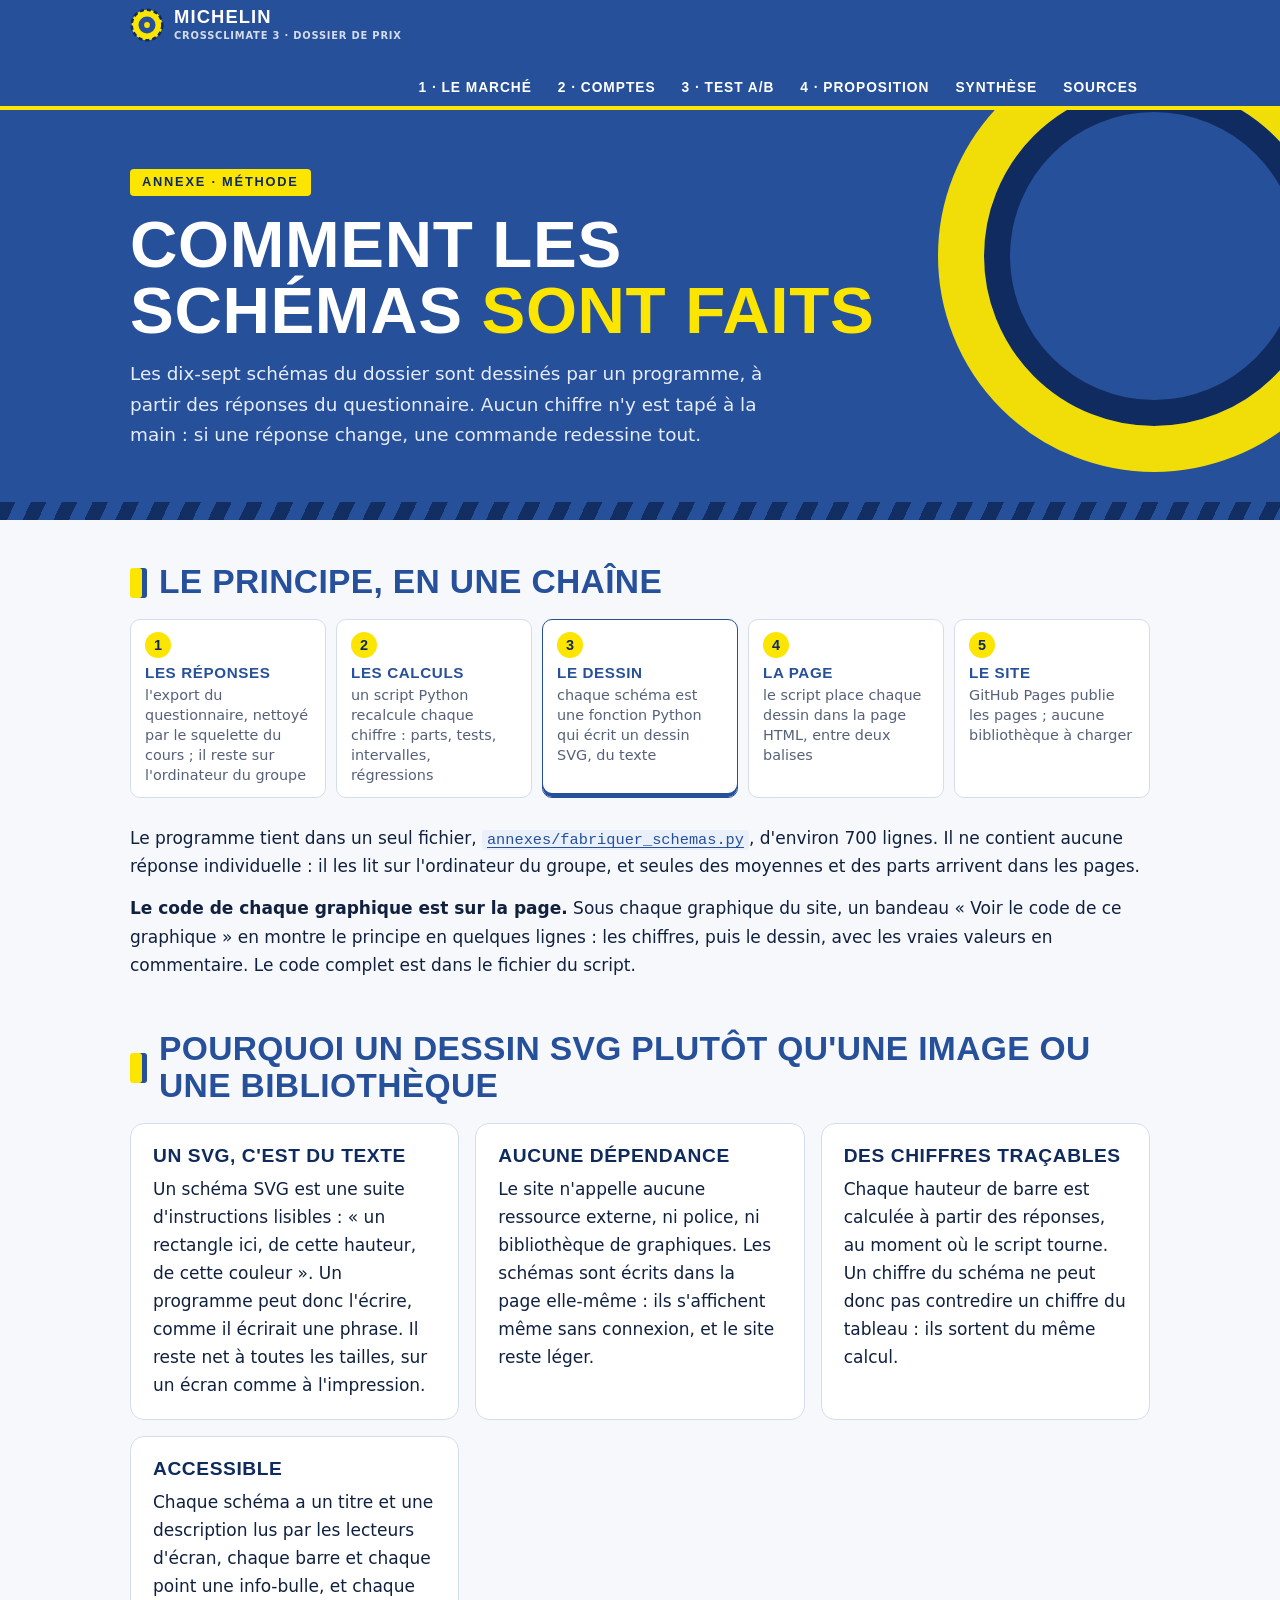
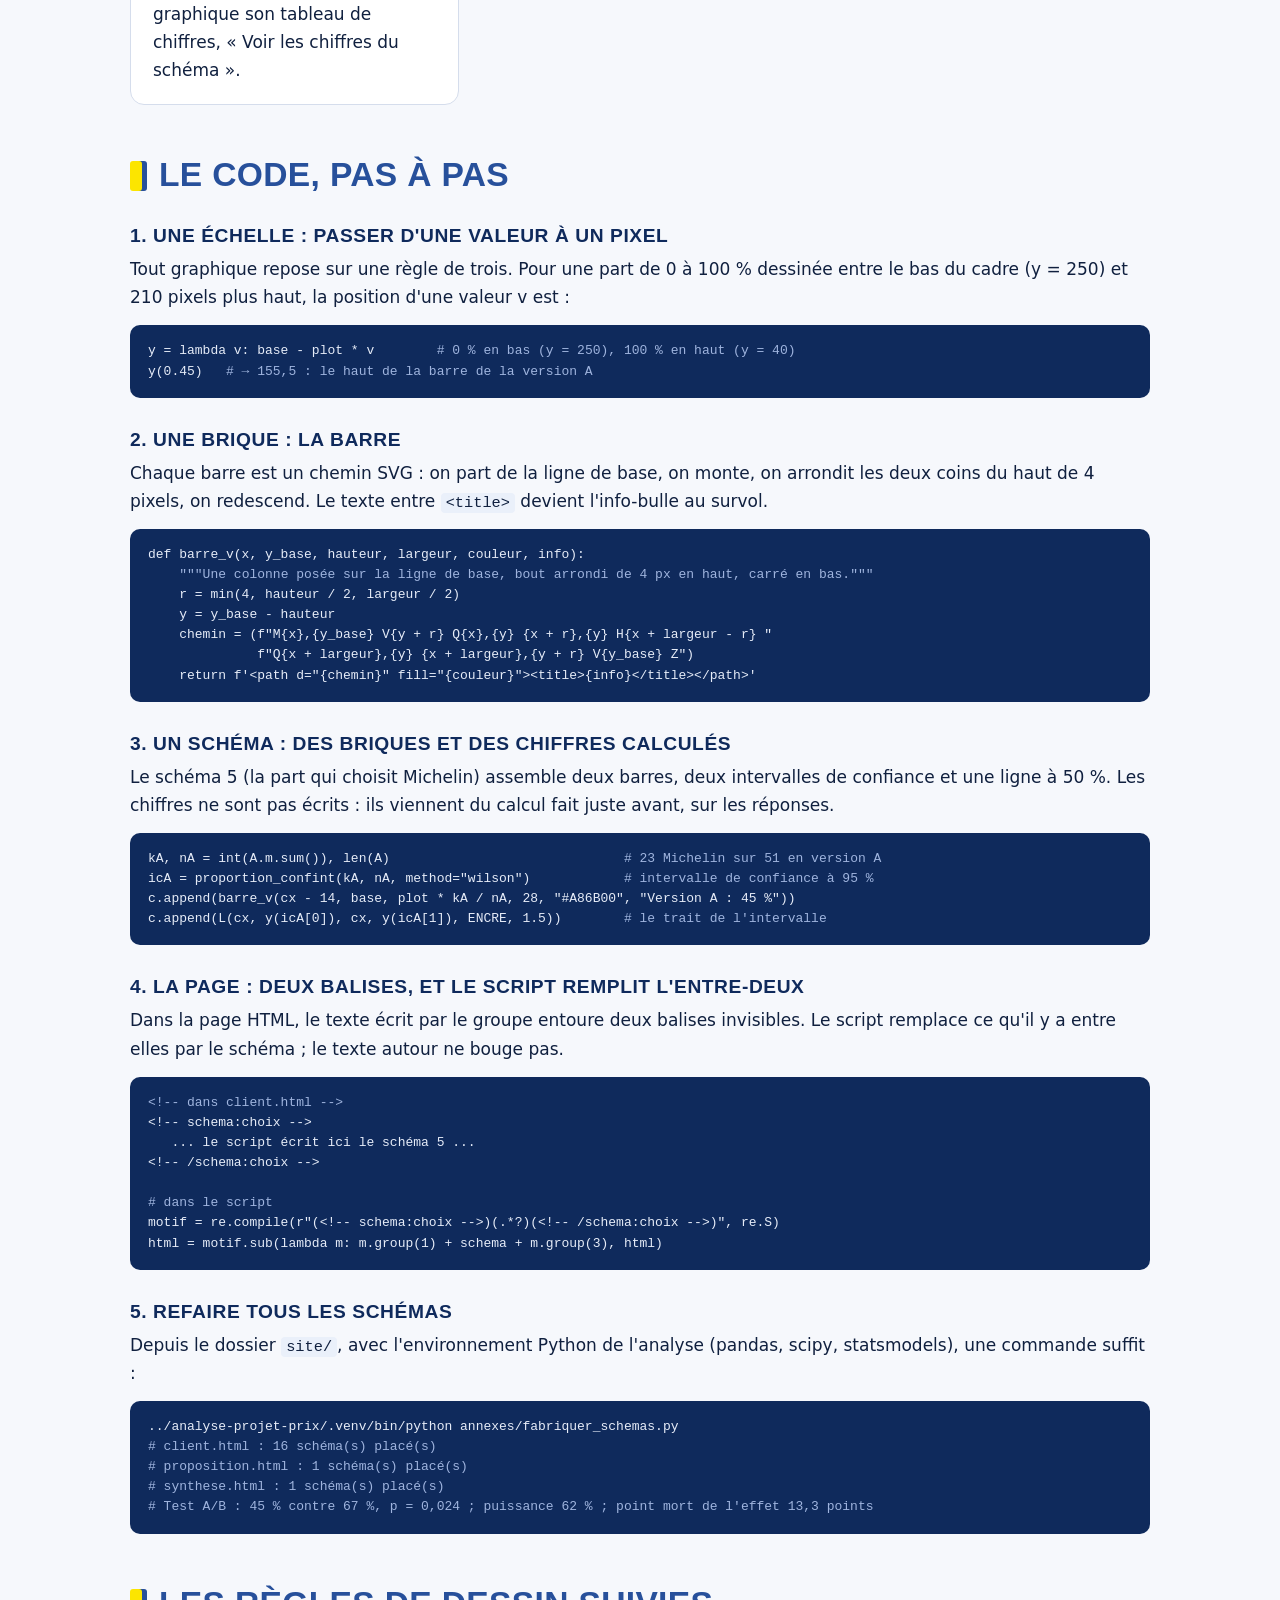
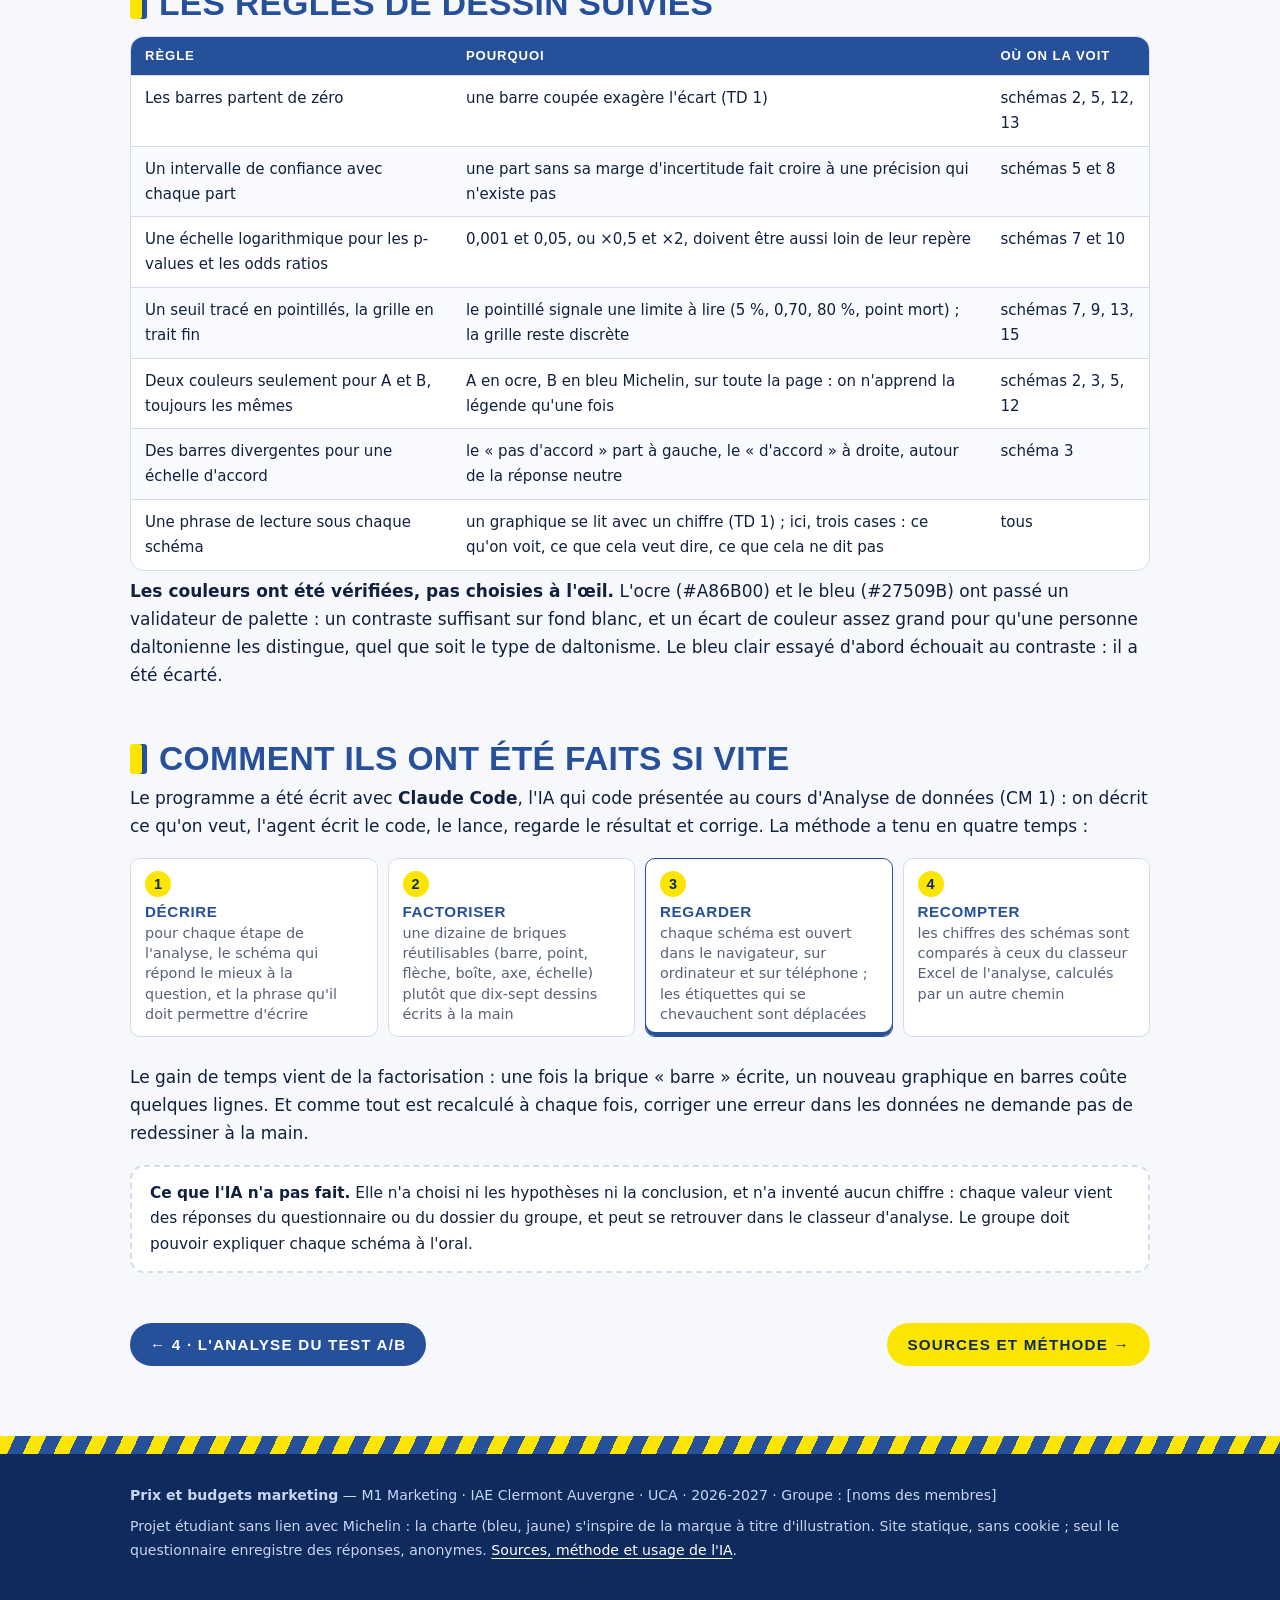
<file: schemas.html>
<!doctype html>
<html lang="fr">
<head>
<meta charset="utf-8">
<meta name="viewport" content="width=device-width, initial-scale=1">
<title>Comment les schémas sont faits — Michelin CrossClimate 3</title>
<meta name="description" content="Comment les schémas du dossier Michelin sont fabriqués : un programme Python calcule chaque chiffre à partir des réponses et dessine des schémas SVG, sans aucun chiffre tapé à la main.">
<link rel="icon" href="data:image/svg+xml,%3Csvg viewBox='0 0 40 40' aria-hidden='true'%3E%3Ccircle cx='20' cy='20' r='18' fill='%23FCE500'/%3E%3Ccircle cx='20' cy='20' r='18' fill='none' stroke='%230F2A5C' stroke-width='3' stroke-dasharray='5 3.4'/%3E%3Ccircle cx='20' cy='20' r='10' fill='%2327509B'/%3E%3Ccircle cx='20' cy='20' r='3.4' fill='%23FCE500'/%3E%3C/svg%3E">
<link rel="stylesheet" href="style.css">
</head>
<body>
<header class="haut"><div class="wrap">
<a class="marque" href="index.html"><svg viewBox="0 0 40 40" aria-hidden="true"><circle cx="20" cy="20" r="18" fill="#FCE500"/><circle cx="20" cy="20" r="18" fill="none" stroke="#0F2A5C" stroke-width="3" stroke-dasharray="5 3.4"/><circle cx="20" cy="20" r="10" fill="#27509B"/><circle cx="20" cy="20" r="3.4" fill="#FCE500"/></svg><span>Michelin<small>CrossClimate 3 · dossier de prix</small></span></a>
<nav aria-label="Navigation principale"><a href="index.html">1 · Le marché</a><a href="comptes.html">2 · Comptes</a><a href="client.html">3 · Test A/B</a><a href="proposition.html">4 · Proposition</a><a href="synthese.html">Synthèse</a><a href="sources.html">Sources</a></nav>
</div></header>
<section class="hero"><div class="wrap">
<span class="kicker">Annexe · Méthode</span>
<h1>Comment les schémas <em>sont faits</em></h1>
<p class="chapo">Les dix-sept schémas du dossier sont dessinés par un programme, à partir des réponses du questionnaire. Aucun chiffre n'y est tapé à la main : si une réponse change, une commande redessine tout.</p>
</div></section>
<main><div class="wrap">

<h2>Le principe, en une chaîne</h2>
<ol class="flux">
<li><b>Les réponses</b><span>l'export du questionnaire, nettoyé par le squelette du cours ; il reste sur l'ordinateur du groupe</span></li>
<li><b>Les calculs</b><span>un script Python recalcule chaque chiffre : parts, tests, intervalles, régressions</span></li>
<li class="cle"><b>Le dessin</b><span>chaque schéma est une fonction Python qui écrit un dessin SVG, du texte</span></li>
<li><b>La page</b><span>le script place chaque dessin dans la page HTML, entre deux balises</span></li>
<li><b>Le site</b><span>GitHub Pages publie les pages ; aucune bibliothèque à charger</span></li>
</ol>
<p>Le programme tient dans un seul fichier, <a href="annexes/fabriquer_schemas.py"><code>annexes/fabriquer_schemas.py</code></a>, d'environ 700 lignes. Il ne contient aucune réponse individuelle : il les lit sur l'ordinateur du groupe, et seules des moyennes et des parts arrivent dans les pages.</p>
<p><b>Le code de chaque graphique est sur la page.</b> Sous chaque graphique du site, un bandeau « Voir le code de ce graphique » en montre le principe en quelques lignes : les chiffres, puis le dessin, avec les vraies valeurs en commentaire. Le code complet est dans le fichier du script.</p>

<h2>Pourquoi un dessin SVG plutôt qu'une image ou une bibliothèque</h2>
<div class="grille">
<div class="carte"><h3 style="margin-top:0">Un SVG, c'est du texte</h3><p>Un schéma SVG est une suite d'instructions lisibles : « un rectangle ici, de cette hauteur, de cette couleur ». Un programme peut donc l'écrire, comme il écrirait une phrase. Il reste net à toutes les tailles, sur un écran comme à l'impression.</p></div>
<div class="carte"><h3 style="margin-top:0">Aucune dépendance</h3><p>Le site n'appelle aucune ressource externe, ni police, ni bibliothèque de graphiques. Les schémas sont écrits dans la page elle-même : ils s'affichent même sans connexion, et le site reste léger.</p></div>
<div class="carte"><h3 style="margin-top:0">Des chiffres traçables</h3><p>Chaque hauteur de barre est calculée à partir des réponses, au moment où le script tourne. Un chiffre du schéma ne peut donc pas contredire un chiffre du tableau : ils sortent du même calcul.</p></div>
<div class="carte"><h3 style="margin-top:0">Accessible</h3><p>Chaque schéma a un titre et une description lus par les lecteurs d'écran, chaque barre et chaque point une info-bulle, et chaque graphique son tableau de chiffres, « Voir les chiffres du schéma ».</p></div>
</div>

<h2>Le code, pas à pas</h2>
<h3>1. Une échelle : passer d'une valeur à un pixel</h3>
<p>Tout graphique repose sur une règle de trois. Pour une part de 0 à 100 % dessinée entre le bas du cadre (y = 250) et 210 pixels plus haut, la position d'une valeur v est :</p>
<pre class="code"><code>y = lambda v: base - plot * v        <span class="c"># 0 % en bas (y = 250), 100 % en haut (y = 40)</span>
y(0.45)   <span class="c"># → 155,5 : le haut de la barre de la version A</span></code></pre>

<h3>2. Une brique : la barre</h3>
<p>Chaque barre est un chemin SVG : on part de la ligne de base, on monte, on arrondit les deux coins du haut de 4 pixels, on redescend. Le texte entre <code>&lt;title&gt;</code> devient l'info-bulle au survol.</p>
<pre class="code"><code>def barre_v(x, y_base, hauteur, largeur, couleur, info):
    <span class="c">"""Une colonne posée sur la ligne de base, bout arrondi de 4 px en haut, carré en bas."""</span>
    r = min(4, hauteur / 2, largeur / 2)
    y = y_base - hauteur
    chemin = (f"M{x},{y_base} V{y + r} Q{x},{y} {x + r},{y} H{x + largeur - r} "
              f"Q{x + largeur},{y} {x + largeur},{y + r} V{y_base} Z")
    return f'&lt;path d="{chemin}" fill="{couleur}"&gt;&lt;title&gt;{info}&lt;/title&gt;&lt;/path&gt;'</code></pre>

<h3>3. Un schéma : des briques et des chiffres calculés</h3>
<p>Le schéma 5 (la part qui choisit Michelin) assemble deux barres, deux intervalles de confiance et une ligne à 50 %. Les chiffres ne sont pas écrits : ils viennent du calcul fait juste avant, sur les réponses.</p>
<pre class="code"><code>kA, nA = int(A.m.sum()), len(A)                              <span class="c"># 23 Michelin sur 51 en version A</span>
icA = proportion_confint(kA, nA, method="wilson")            <span class="c"># intervalle de confiance à 95 %</span>
c.append(barre_v(cx - 14, base, plot * kA / nA, 28, "#A86B00", "Version A : 45 %"))
c.append(L(cx, y(icA[0]), cx, y(icA[1]), ENCRE, 1.5))        <span class="c"># le trait de l'intervalle</span></code></pre>

<h3>4. La page : deux balises, et le script remplit l'entre-deux</h3>
<p>Dans la page HTML, le texte écrit par le groupe entoure deux balises invisibles. Le script remplace ce qu'il y a entre elles par le schéma ; le texte autour ne bouge pas.</p>
<pre class="code"><code><span class="c">&lt;!-- dans client.html --&gt;</span>
&lt;!-- schema:choix --&gt;
   ... le script écrit ici le schéma 5 ...
&lt;!-- /schema:choix --&gt;

<span class="c"># dans le script</span>
motif = re.compile(r"(&lt;!-- schema:choix --&gt;)(.*?)(&lt;!-- /schema:choix --&gt;)", re.S)
html = motif.sub(lambda m: m.group(1) + schema + m.group(3), html)</code></pre>

<h3>5. Refaire tous les schémas</h3>
<p>Depuis le dossier <code>site/</code>, avec l'environnement Python de l'analyse (pandas, scipy, statsmodels), une commande suffit :</p>
<pre class="code"><code>../analyse-projet-prix/.venv/bin/python annexes/fabriquer_schemas.py
<span class="c"># client.html : 16 schéma(s) placé(s)</span>
<span class="c"># proposition.html : 1 schéma(s) placé(s)</span>
<span class="c"># synthese.html : 1 schéma(s) placé(s)</span>
<span class="c"># Test A/B : 45 % contre 67 %, p = 0,024 ; puissance 62 % ; point mort de l'effet 13,3 points</span></code></pre>

<h2>Les règles de dessin suivies</h2>
<div class="tableau"><table><thead><tr><th>Règle</th><th>Pourquoi</th><th>Où on la voit</th></tr></thead><tbody>
<tr><td>Les barres partent de zéro</td><td>une barre coupée exagère l'écart (TD 1)</td><td>schémas 2, 5, 12, 13</td></tr>
<tr><td>Un intervalle de confiance avec chaque part</td><td>une part sans sa marge d'incertitude fait croire à une précision qui n'existe pas</td><td>schémas 5 et 8</td></tr>
<tr><td>Une échelle logarithmique pour les p-values et les odds ratios</td><td>0,001 et 0,05, ou ×0,5 et ×2, doivent être aussi loin de leur repère</td><td>schémas 7 et 10</td></tr>
<tr><td>Un seuil tracé en pointillés, la grille en trait fin</td><td>le pointillé signale une limite à lire (5 %, 0,70, 80 %, point mort) ; la grille reste discrète</td><td>schémas 7, 9, 13, 15</td></tr>
<tr><td>Deux couleurs seulement pour A et B, toujours les mêmes</td><td>A en ocre, B en bleu Michelin, sur toute la page : on n'apprend la légende qu'une fois</td><td>schémas 2, 3, 5, 12</td></tr>
<tr><td>Des barres divergentes pour une échelle d'accord</td><td>le « pas d'accord » part à gauche, le « d'accord » à droite, autour de la réponse neutre</td><td>schéma 3</td></tr>
<tr><td>Une phrase de lecture sous chaque schéma</td><td>un graphique se lit avec un chiffre (TD 1) ; ici, trois cases : ce qu'on voit, ce que cela veut dire, ce que cela ne dit pas</td><td>tous</td></tr>
</tbody></table></div>
<p><b>Les couleurs ont été vérifiées, pas choisies à l'œil.</b> L'ocre (#A86B00) et le bleu (#27509B) ont passé un validateur de palette : un contraste suffisant sur fond blanc, et un écart de couleur assez grand pour qu'une personne daltonienne les distingue, quel que soit le type de daltonisme. Le bleu clair essayé d'abord échouait au contraste : il a été écarté.</p>

<h2>Comment ils ont été faits si vite</h2>
<p>Le programme a été écrit avec <b>Claude Code</b>, l'IA qui code présentée au cours d'Analyse de données (CM 1) : on décrit ce qu'on veut, l'agent écrit le code, le lance, regarde le résultat et corrige. La méthode a tenu en quatre temps :</p>
<ol class="flux">
<li><b>Décrire</b><span>pour chaque étape de l'analyse, le schéma qui répond le mieux à la question, et la phrase qu'il doit permettre d'écrire</span></li>
<li><b>Factoriser</b><span>une dizaine de briques réutilisables (barre, point, flèche, boîte, axe, échelle) plutôt que dix-sept dessins écrits à la main</span></li>
<li class="cle"><b>Regarder</b><span>chaque schéma est ouvert dans le navigateur, sur ordinateur et sur téléphone ; les étiquettes qui se chevauchent sont déplacées</span></li>
<li><b>Recompter</b><span>les chiffres des schémas sont comparés à ceux du classeur Excel de l'analyse, calculés par un autre chemin</span></li>
</ol>
<p>Le gain de temps vient de la factorisation : une fois la brique « barre » écrite, un nouveau graphique en barres coûte quelques lignes. Et comme tout est recalculé à chaque fois, corriger une erreur dans les données ne demande pas de redessiner à la main.</p>
<div class="encart"><b>Ce que l'IA n'a pas fait.</b> Elle n'a choisi ni les hypothèses ni la conclusion, et n'a inventé aucun chiffre : chaque valeur vient des réponses du questionnaire ou du dossier du groupe, et peut se retrouver dans le classeur d'analyse. Le groupe doit pouvoir expliquer chaque schéma à l'oral.</div>

<div class="suivant"><a href="client.html">← 4 · L'analyse du test A/B</a><a class="jaune" href="sources.html">Sources et méthode →</a></div>
</div></main>
<footer><div class="wrap">
<p><strong>Prix et budgets marketing</strong> — M1 Marketing · IAE Clermont Auvergne · UCA · 2026-2027 · Groupe : [noms des membres]</p>
<p>Projet étudiant sans lien avec Michelin : la charte (bleu, jaune) s'inspire de la marque à titre d'illustration.
Site statique, sans cookie ; seul le questionnaire enregistre des réponses, anonymes. <a href="sources.html">Sources, méthode et usage de l'IA</a>.</p>
</div></footer>
</body>
</html>
</file>
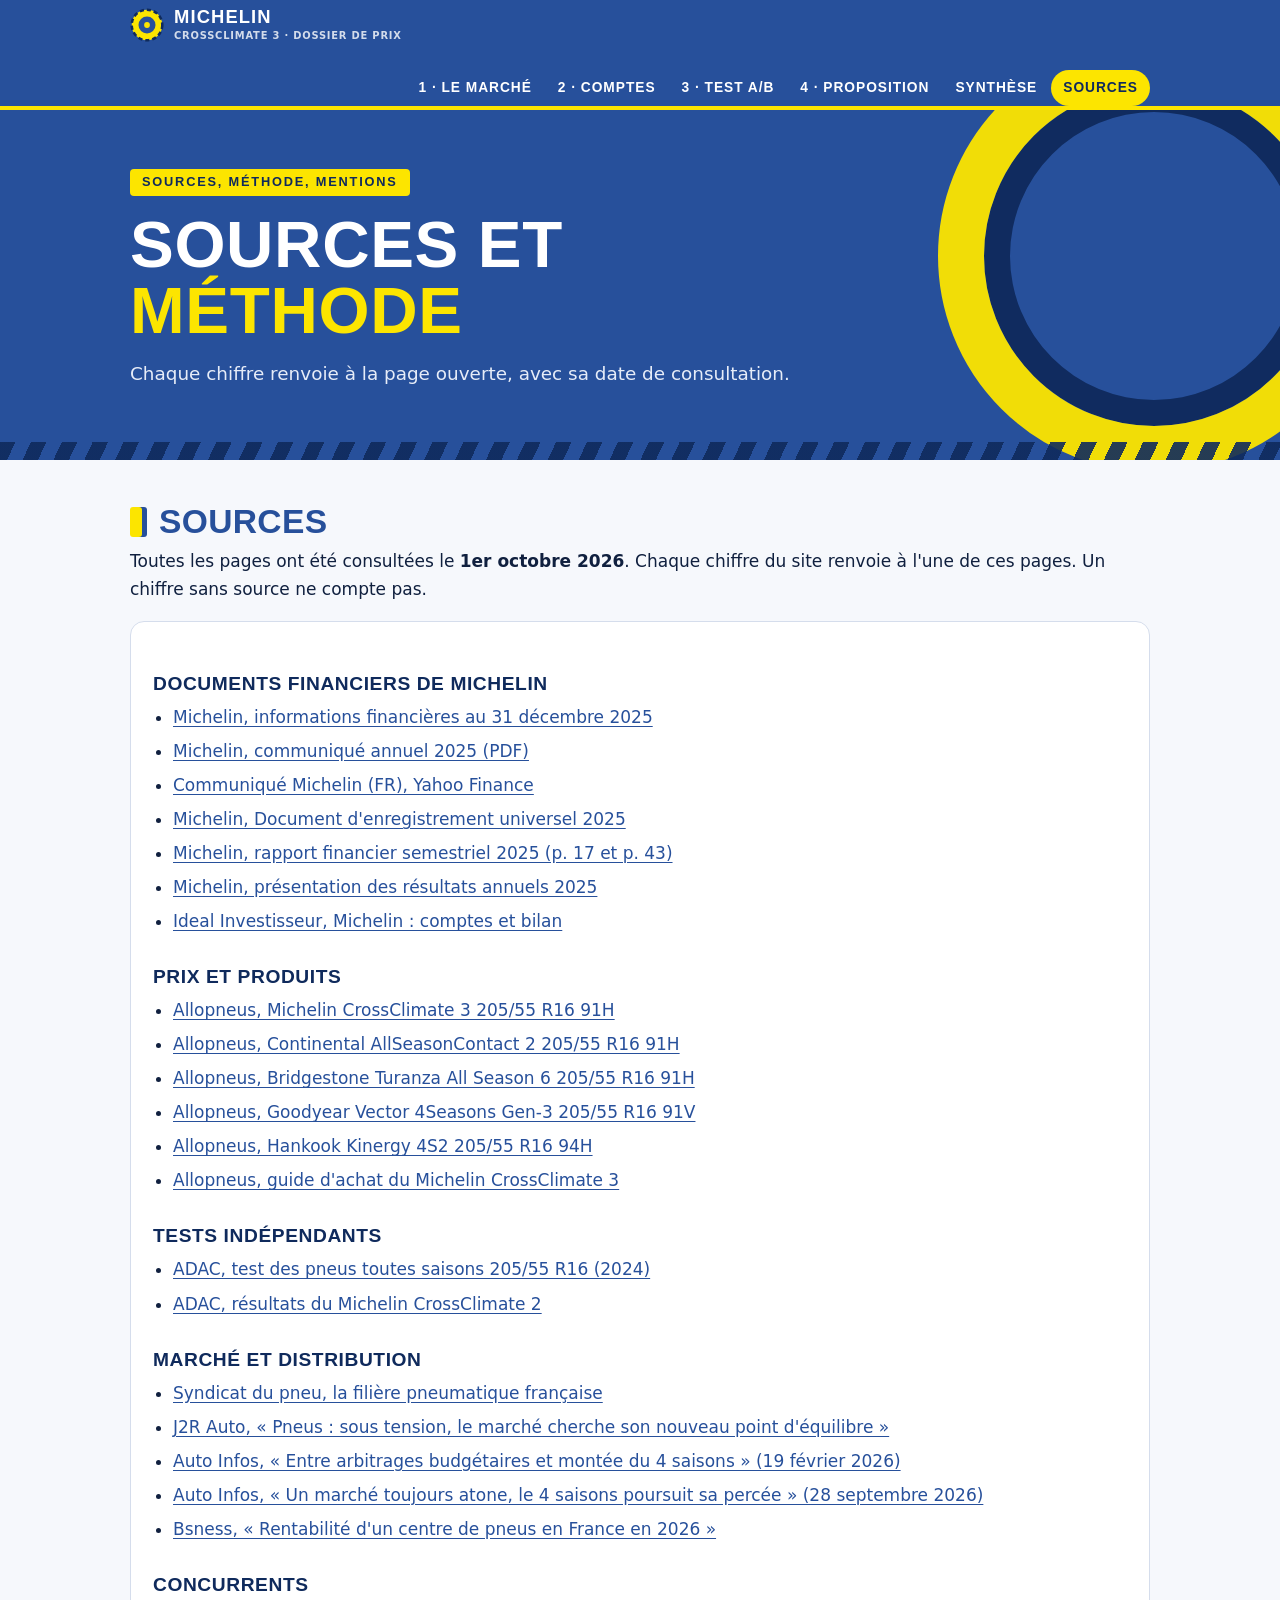
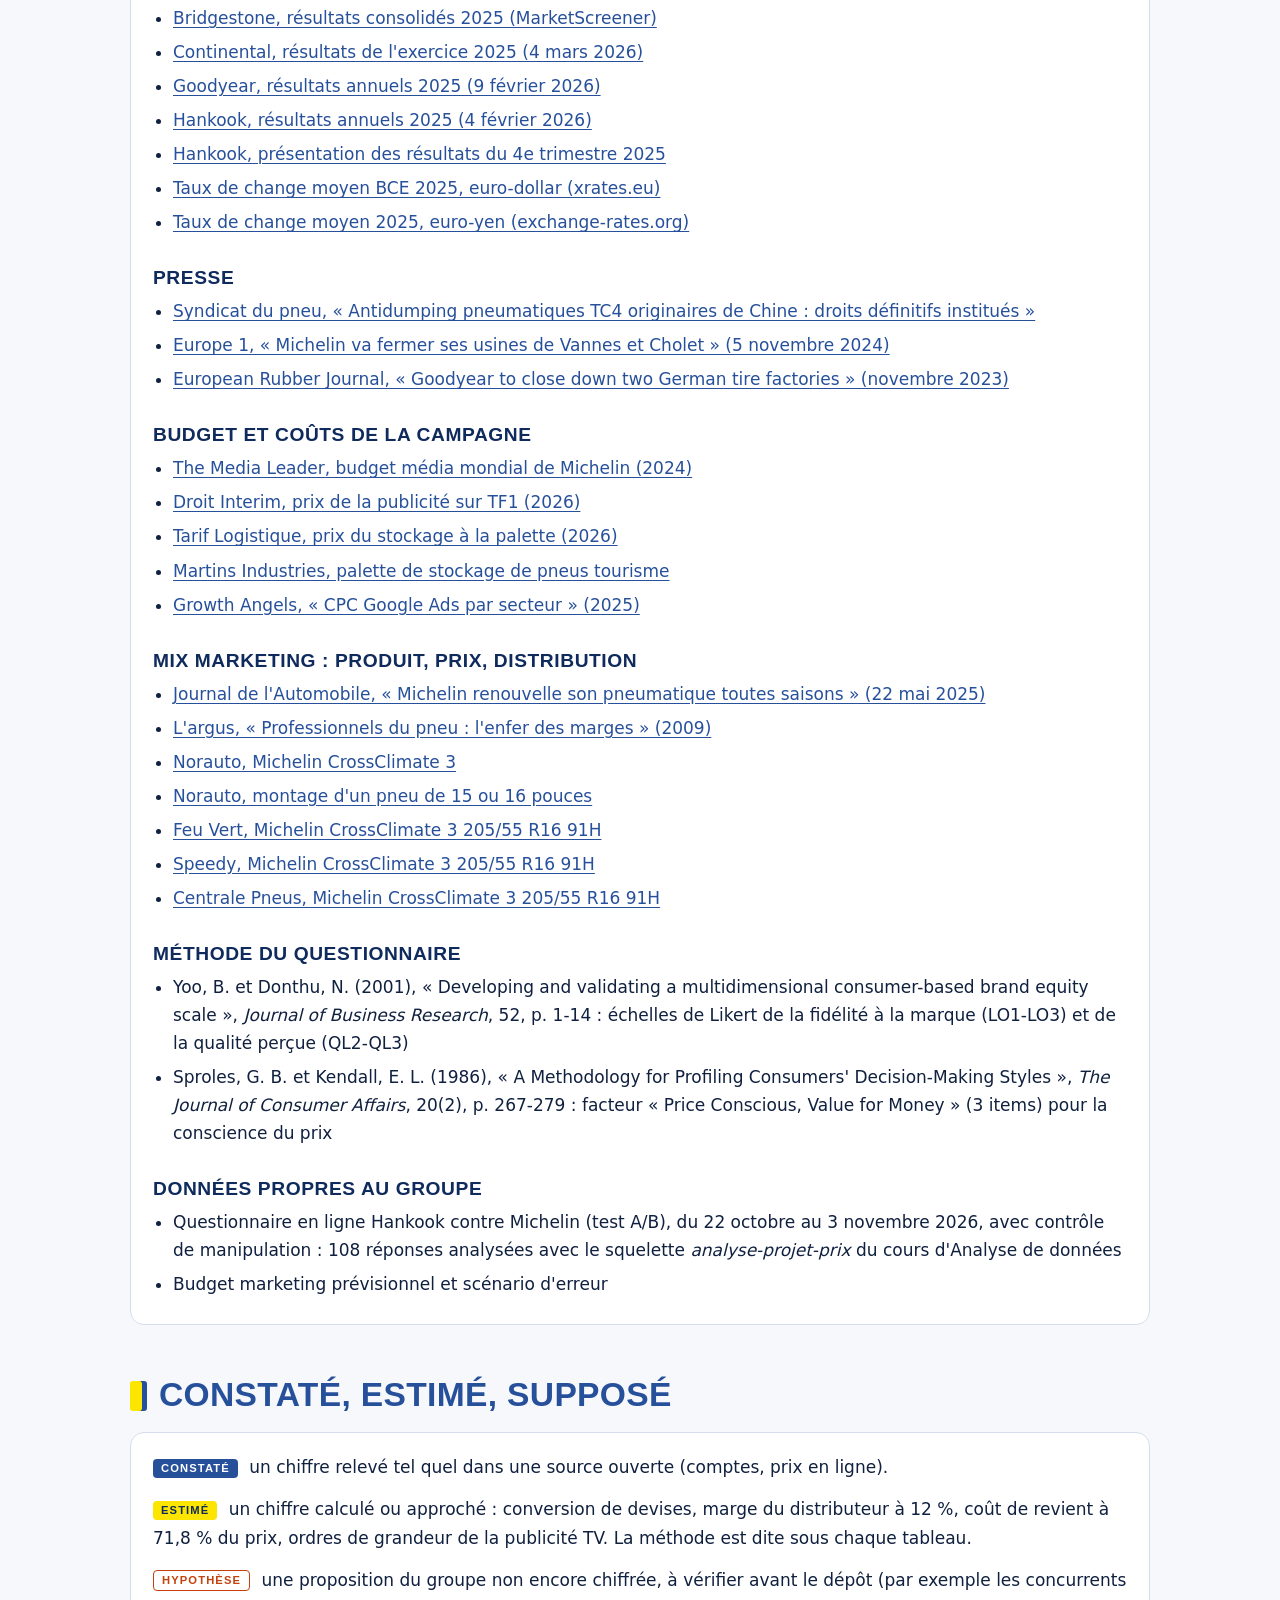
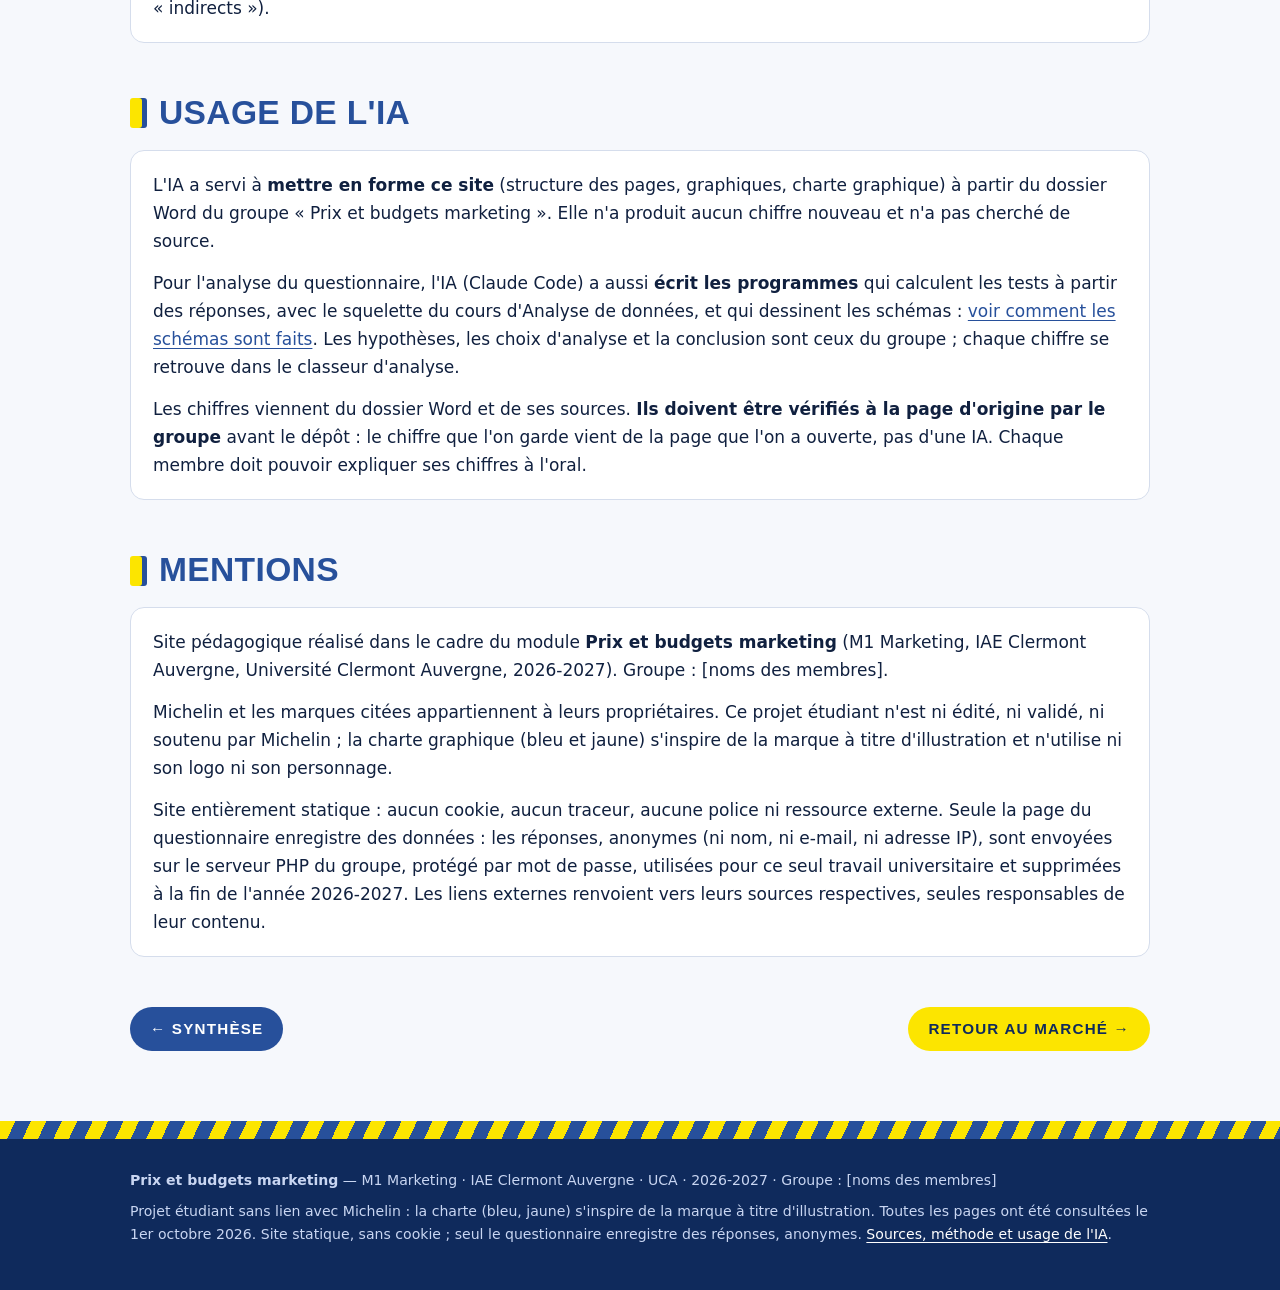
<file: sources.html>
<!doctype html>
<html lang="fr">
<head>
<meta charset="utf-8">
<meta name="viewport" content="width=device-width, initial-scale=1">
<title>Sources — Michelin CrossClimate 3</title>
<meta name="description" content="Quel prix pour le pneu 4 saisons de Michelin ? Dossier M1 Marketing, IAE Clermont Auvergne : marché, comptes, test A/B, proposition.">
<link rel="icon" href="data:image/svg+xml,%3Csvg viewBox='0 0 40 40' aria-hidden='true'%3E%3Ccircle cx='20' cy='20' r='18' fill='%23FCE500'/%3E%3Ccircle cx='20' cy='20' r='18' fill='none' stroke='%230F2A5C' stroke-width='3' stroke-dasharray='5 3.4'/%3E%3Ccircle cx='20' cy='20' r='10' fill='%2327509B'/%3E%3Ccircle cx='20' cy='20' r='3.4' fill='%23FCE500'/%3E%3C/svg%3E">
<link rel="stylesheet" href="style.css">
</head>
<body>
<header class="haut"><div class="wrap">
<a class="marque" href="index.html"><svg viewBox="0 0 40 40" aria-hidden="true"><circle cx="20" cy="20" r="18" fill="#FCE500"/><circle cx="20" cy="20" r="18" fill="none" stroke="#0F2A5C" stroke-width="3" stroke-dasharray="5 3.4"/><circle cx="20" cy="20" r="10" fill="#27509B"/><circle cx="20" cy="20" r="3.4" fill="#FCE500"/></svg><span>Michelin<small>CrossClimate 3 · dossier de prix</small></span></a>
<nav aria-label="Navigation principale"><a href="index.html">1 · Le marché</a><a href="comptes.html">2 · Comptes</a><a href="client.html">3 · Test A/B</a><a href="proposition.html">4 · Proposition</a><a href="synthese.html">Synthèse</a><a href="sources.html" aria-current="page">Sources</a></nav>
</div></header>
<section class="hero"><div class="wrap">
<span class="kicker">Sources, méthode, mentions</span>
<h1>Sources et <em>méthode</em></h1>
<p class="chapo">Chaque chiffre renvoie à la page ouverte, avec sa date de consultation.</p>

</div></section>
<main><div class="wrap">

<h2>Sources</h2>
<p>Toutes les pages ont été consultées le <b>1er octobre 2026</b>. Chaque chiffre du site renvoie à l'une de ces pages. Un chiffre sans source ne compte pas.</p>
<div class="carte"><h3>Documents financiers de Michelin</h3><ul class='puces'><li><a href="https://www.michelin.com/en/publications/group/financial-information-december-31-2025" target="_blank" rel="noopener">Michelin, informations financières au 31 décembre 2025</a></li><li><a href="https://agngnconpm.cloudimg.io/v7/https:/dgaddcosprod.blob.core.windows.net/cxf-corporate/attachments/zitbllli0ym93f0dm62a9flp-financial-information-at-december-31-2025.pdf" target="_blank" rel="noopener">Michelin, communiqué annuel 2025 (PDF)</a></li><li><a href="https://fr.finance.yahoo.com/actualites/michelin-enregistre-2025-r%C3%A9sultat-op%C3%A9rationnel-164500833.html" target="_blank" rel="noopener">Communiqué Michelin (FR), Yahoo Finance</a></li><li><a href="https://agngnconpm.cloudimg.io/v7/https:/dgaddcosprod.blob.core.windows.net/cxf-corporate/attachments/el8spxzm2clun9qg4l60808d-document-d%C3%A2-enregistrement-universel-pour-2025.pdf" target="_blank" rel="noopener">Michelin, Document d'enregistrement universel 2025</a></li><li><a href="https://dgaddcosprod.blob.core.windows.net/cxf-corporate/attachments/e1z4ruaxuxrl2gvprjlz7cfg-2025-first-half-financial-report.pdf" target="_blank" rel="noopener">Michelin, rapport financier semestriel 2025 (p. 17 et p. 43)</a></li><li><a href="https://agngnconpm.cloudimg.io/v7/https:/dgaddcosprod.blob.core.windows.net/cxf-corporate/attachments/du5l2qtngtgeurmhnelmczny-2025-annual-results-presentation.pdf" target="_blank" rel="noopener">Michelin, présentation des résultats annuels 2025</a></li><li><a href="https://www.ideal-investisseur.fr/actions/michelin-FR001400AJ45-comptes.html" target="_blank" rel="noopener">Ideal Investisseur, Michelin : comptes et bilan</a></li></ul><h3>Prix et produits</h3><ul class='puces'><li><a href="https://www.allopneus.com/produit/pneu-auto/michelin/tourisme-4saisons/crossclimate-3/205-55r16-91h/0002041955" target="_blank" rel="noopener">Allopneus, Michelin CrossClimate 3 205/55 R16 91H</a></li><li><a href="https://www.allopneus.com/produit/pneu-auto/continental/tourisme-4saisons/allseason-contact-2/205-55r16-91h/0006350522" target="_blank" rel="noopener">Allopneus, Continental AllSeasonContact 2 205/55 R16 91H</a></li><li><a href="https://www.allopneus.com/produit/pneu-auto/bridgestone/tourisme-4saisons/turanza-all-season-6/205-55r16-91h/0006357654" target="_blank" rel="noopener">Allopneus, Bridgestone Turanza All Season 6 205/55 R16 91H</a></li><li><a href="https://www.allopneus.com/produit/pneu-auto/goodyear/tourisme-4saisons/vector-4seasons-gen-3/205-55r16-91v/0005540958" target="_blank" rel="noopener">Allopneus, Goodyear Vector 4Seasons Gen-3 205/55 R16 91V</a></li><li><a href="https://www.allopneus.com/produit/pneu-auto/hankook/tourisme-4saisons/kinergy-4s-2/205-55r16-94h/0004885718" target="_blank" rel="noopener">Allopneus, Hankook Kinergy 4S2 205/55 R16 94H</a></li><li><a href="https://www.allopneus.com/guide-pratique/auto/guide-achat/michelin-crossclimate-3/" target="_blank" rel="noopener">Allopneus, guide d'achat du Michelin CrossClimate 3</a></li></ul><h3>Tests indépendants</h3><ul class='puces'><li><a href="https://www.adac.de/rund-ums-fahrzeug/ausstattung-technik-zubehoer/reifen/reifentest/ganzjahresreifen/205-55-r16/" target="_blank" rel="noopener">ADAC, test des pneus toutes saisons 205/55 R16 (2024)</a></li><li><a href="https://www.adac.de/rund-ums-fahrzeug/ausstattung-technik-zubehoer/reifen/reifentest/ganzjahresreifen/205-55-r16/michelin-crossclimate-2-id-4844/" target="_blank" rel="noopener">ADAC, résultats du Michelin CrossClimate 2</a></li></ul><h3>Marché et distribution</h3><ul class='puces'><li><a href="https://www.syndicatdupneu.org/marche-pneumatique/" target="_blank" rel="noopener">Syndicat du pneu, la filière pneumatique française</a></li><li><a href="https://j2rauto.com/rechange/pneus-sous-tension-le-marche-cherche-son-nouveau-point-dequilibre/" target="_blank" rel="noopener">J2R Auto, « Pneus : sous tension, le marché cherche son nouveau point d'équilibre »</a></li><li><a href="https://www.auto-infos.fr/article/entre-arbitrages-budgetaires-et-montee-du-4-saisons-le-marche-du-pneumatique-se-transforme.290862" target="_blank" rel="noopener">Auto Infos, « Entre arbitrages budgétaires et montée du 4 saisons » (19 février 2026)</a></li><li><a href="https://www.auto-infos.fr/article/pneumatiques-un-marche-toujours-atone-tandis-que-le-4-saisons-poursuit-sa-percee.293693" target="_blank" rel="noopener">Auto Infos, « Un marché toujours atone, le 4 saisons poursuit sa percée » (28 septembre 2026)</a></li><li><a href="https://bsness.fr/rentabilite-centre-de-pneus/" target="_blank" rel="noopener">Bsness, « Rentabilité d'un centre de pneus en France en 2026 »</a></li></ul><h3>Concurrents</h3><ul class='puces'><li><a href="https://www.marketscreener.com/news/bridgestone-consolidated-financial-statements-for-fy-2025-ce7e5ddbd18ff52c" target="_blank" rel="noopener">Bridgestone, résultats consolidés 2025 (MarketScreener)</a></li><li><a href="https://www.continental.com/en/press/press-releases/20260304-fiscal-year-2025/" target="_blank" rel="noopener">Continental, résultats de l'exercice 2025 (4 mars 2026)</a></li><li><a href="https://news.goodyear.com/2026-02-09-Goodyear-Announces-Fourth-Quarter-and-Full-Year-2025-Financial-Results" target="_blank" rel="noopener">Goodyear, résultats annuels 2025 (9 février 2026)</a></li><li><a href="https://www.hankooktire-mediacenter.com/press-release/news/hankook-reports-2025-revenue-of-eur-1319-billion-and-operating-profit-of-eur-115-billion" target="_blank" rel="noopener">Hankook, résultats annuels 2025 (4 février 2026)</a></li><li><a href="https://www.hankooktire-mediacenter.com/fileadmin/user_upload/MediaCenter/images/company/corporate/Reports/Quarterly_Reports/2025/25_4Q_IR_Results_ENG.pdf" target="_blank" rel="noopener">Hankook, présentation des résultats du 4e trimestre 2025</a></li><li><a href="https://www.xrates.eu/european-central-bank-average-2025-exchange-rate" target="_blank" rel="noopener">Taux de change moyen BCE 2025, euro-dollar (xrates.eu)</a></li><li><a href="https://www.exchange-rates.org/exchange-rate-history/eur-jpy-2025" target="_blank" rel="noopener">Taux de change moyen 2025, euro-yen (exchange-rates.org)</a></li></ul><h3>Presse</h3><ul class='puces'><li><a href="https://www.syndicatdupneu.org/antidumping-pneumatiques-tc4-originaires-de-chine-droits-definitifs-institues/" target="_blank" rel="noopener">Syndicat du pneu, « Antidumping pneumatiques TC4 originaires de Chine : droits définitifs institués »</a></li><li><a href="https://www.europe1.fr/economie/michelin-va-fermer-ses-usines-de-vannes-et-cholet-annonce-le-groupe-4276993" target="_blank" rel="noopener">Europe 1, « Michelin va fermer ses usines de Vannes et Cholet » (5 novembre 2024)</a></li><li><a href="https://www.european-rubber-journal.com/article/2094539/goodyear-to-close-down-two-german-tire-factories" target="_blank" rel="noopener">European Rubber Journal, « Goodyear to close down two German tire factories » (novembre 2023)</a></li></ul><h3>Budget et coûts de la campagne</h3><ul class='puces'><li><a href="https://fr.themedialeader.com/omnicom-media-group-decroche-le-budget-michelin/" target="_blank" rel="noopener">The Media Leader, budget média mondial de Michelin (2024)</a></li><li><a href="https://www.droit-interim.com/prix-pub-tf1/" target="_blank" rel="noopener">Droit Interim, prix de la publicité sur TF1 (2026)</a></li><li><a href="https://tarif-logistique.fr/prix-stockage-palette-mois/" target="_blank" rel="noopener">Tarif Logistique, prix du stockage à la palette (2026)</a></li><li><a href="https://martinsindustries.com/int_en/passenger-car-tyre-storage-pallet-mer-511" target="_blank" rel="noopener">Martins Industries, palette de stockage de pneus tourisme</a></li><li><a href="https://www.growth-angels.com/blog/acquisition/cpc-google-ads-par-secteur" target="_blank" rel="noopener">Growth Angels, « CPC Google Ads par secteur » (2025)</a></li></ul><h3>Mix marketing : produit, prix, distribution</h3><ul class='puces'><li><a href="https://journalauto.com/journal-des-flottes/michelin-renouvelle-son-pneumatique-toutes-saisons/" target="_blank" rel="noopener">Journal de l'Automobile, « Michelin renouvelle son pneumatique toutes saisons » (22 mai 2025)</a></li><li><a href="https://www.largus.fr/pros/actualite-automobile/professionnels-du-pneu-lenfer-des-marges-162685.html" target="_blank" rel="noopener">L'argus, « Professionnels du pneu : l'enfer des marges » (2009)</a></li><li><a href="https://www.norauto.fr/e/pneu-michelin-crossclimate-3-et-3-sport.html" target="_blank" rel="noopener">Norauto, Michelin CrossClimate 3</a></li><li><a href="https://www.norauto.fr/p/montage-pneu-15-et-16-montage-equilibrage-valve-F0422.html" target="_blank" rel="noopener">Norauto, montage d'un pneu de 15 ou 16 pouces</a></li><li><a href="https://www.feuvert.fr/trouver-un-pneu/michelin-pneu-4-saisons-michelin-205-55r16-91h-crossclimate-3/p271870.html" target="_blank" rel="noopener">Feu Vert, Michelin CrossClimate 3 205/55 R16 91H</a></li><li><a href="https://www.speedy.fr/pneus/michelin/crossclimate-3-001_FR_50_526798" target="_blank" rel="noopener">Speedy, Michelin CrossClimate 3 205/55 R16 91H</a></li><li><a href="https://www.centralepneus.fr/pneu-auto/michelin/crossclimate-3/205-55-r16-91h-1824804" target="_blank" rel="noopener">Centrale Pneus, Michelin CrossClimate 3 205/55 R16 91H</a></li></ul><h3>Méthode du questionnaire</h3><ul class='puces'><li>Yoo, B. et Donthu, N. (2001), « Developing and validating a multidimensional consumer-based brand equity scale », <i>Journal of Business Research</i>, 52, p. 1-14 : échelles de Likert de la fidélité à la marque (LO1-LO3) et de la qualité perçue (QL2-QL3)</li><li>Sproles, G. B. et Kendall, E. L. (1986), « A Methodology for Profiling Consumers' Decision-Making Styles », <i>The Journal of Consumer Affairs</i>, 20(2), p. 267-279 : facteur « Price Conscious, Value for Money » (3 items) pour la conscience du prix</li></ul><h3>Données propres au groupe</h3><ul class='puces'><li>Questionnaire en ligne Hankook contre Michelin (test A/B), du 22 octobre au 3 novembre 2026, avec contrôle de manipulation : 108 réponses analysées avec le squelette <i>analyse-projet-prix</i> du cours d'Analyse de données</li><li>Budget marketing prévisionnel et scénario d'erreur </li></ul></div>

<h2>Constaté, estimé, supposé</h2>
<div class="carte">
<p><span class="statut constate">Constaté</span> un chiffre relevé tel quel dans une source ouverte (comptes, prix en ligne).</p>
<p><span class="statut estime">Estimé</span> un chiffre calculé ou approché : conversion de devises, marge du distributeur à 12 %, coût de revient à 71,8 % du prix, ordres de grandeur de la publicité TV. La méthode est dite sous chaque tableau.</p>
<p><span class="statut hypo">Hypothèse</span> une proposition du groupe non encore chiffrée, à vérifier avant le dépôt (par exemple les concurrents « indirects »).</p>
</div>

<h2 id="ia">Usage de l'IA</h2>
<div class="carte">
<p>L'IA a servi à <b>mettre en forme ce site</b> (structure des pages, graphiques, charte graphique) à partir du dossier Word du groupe « Prix et budgets marketing ». Elle n'a produit aucun chiffre nouveau et n'a pas cherché de source.</p>
<p>Pour l'analyse du questionnaire, l'IA (Claude Code) a aussi <b>écrit les programmes</b> qui calculent les tests à partir des réponses, avec le squelette du cours d'Analyse de données, et qui dessinent les schémas : <a href="schemas.html">voir comment les schémas sont faits</a>. Les hypothèses, les choix d'analyse et la conclusion sont ceux du groupe ; chaque chiffre se retrouve dans le classeur d'analyse.</p>
<p>Les chiffres viennent du dossier Word et de ses sources. <b>Ils doivent être vérifiés à la page d'origine par le groupe</b> avant le dépôt : le chiffre que l'on garde vient de la page que l'on a ouverte, pas d'une IA. Chaque membre doit pouvoir expliquer ses chiffres à l'oral.</p>
</div>

<h2>Mentions</h2>
<div class="carte">
<p>Site pédagogique réalisé dans le cadre du module <b>Prix et budgets marketing</b> (M1 Marketing, IAE Clermont Auvergne, Université Clermont Auvergne, 2026-2027). Groupe : [noms des membres].</p>
<p>Michelin et les marques citées appartiennent à leurs propriétaires. Ce projet étudiant n'est ni édité, ni validé, ni soutenu par Michelin ; la charte graphique (bleu et jaune) s'inspire de la marque à titre d'illustration et n'utilise ni son logo ni son personnage.</p>
<p>Site entièrement statique : aucun cookie, aucun traceur, aucune police ni ressource externe. Seule la page du questionnaire enregistre des données : les réponses, anonymes (ni nom, ni e-mail, ni adresse IP), sont envoyées sur le serveur PHP du groupe, protégé par mot de passe, utilisées pour ce seul travail universitaire et supprimées à la fin de l'année 2026-2027. Les liens externes renvoient vers leurs sources respectives, seules responsables de leur contenu.</p>
</div>

<div class="suivant"><a href="synthese.html">← Synthèse</a><a class="jaune" href="index.html">Retour au marché →</a></div>
</div></main>
<footer><div class="wrap">
<p><strong>Prix et budgets marketing</strong> — M1 Marketing · IAE Clermont Auvergne · UCA · 2026-2027 · Groupe : [noms des membres]</p>
<p>Projet étudiant sans lien avec Michelin : la charte (bleu, jaune) s'inspire de la marque à titre d'illustration. Toutes les pages ont été consultées le 1er octobre 2026.
Site statique, sans cookie ; seul le questionnaire enregistre des réponses, anonymes. <a href="sources.html">Sources, méthode et usage de l'IA</a>.</p>
</div></footer>
</body>
</html>
</file>
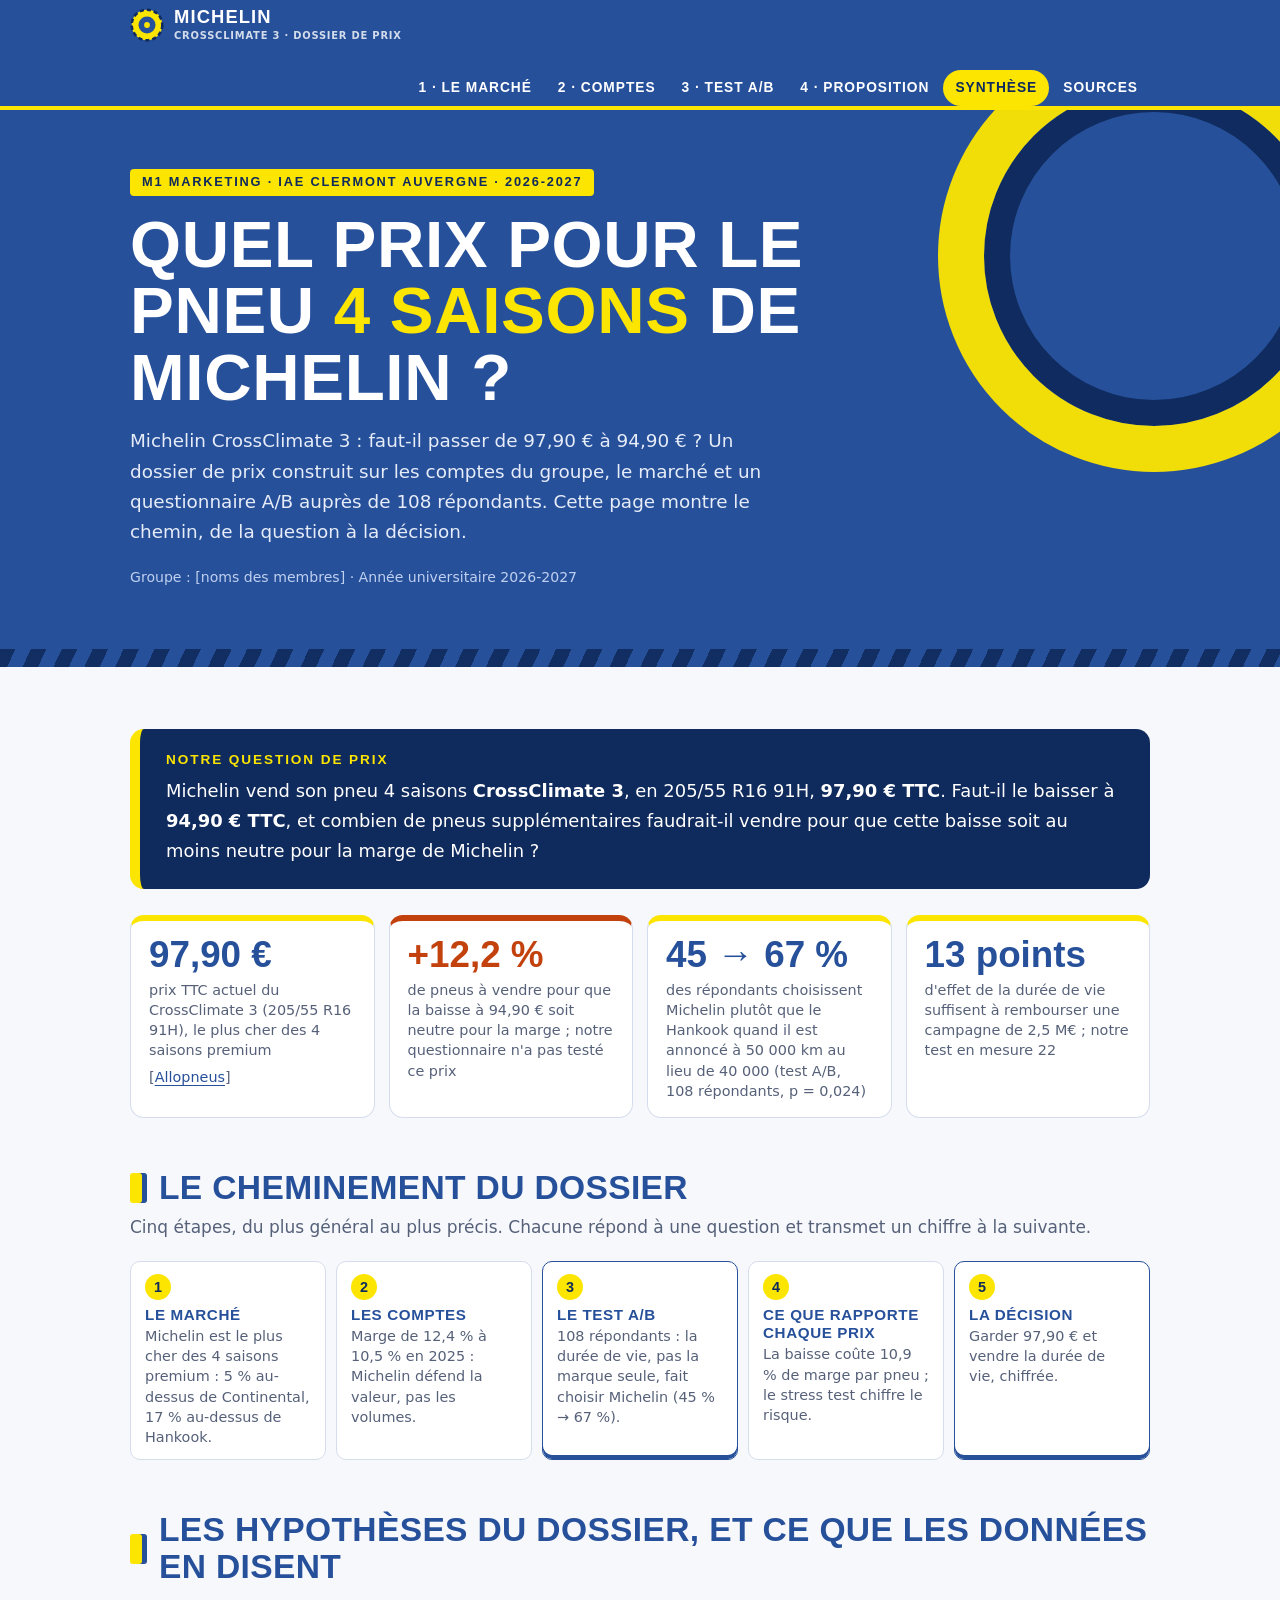
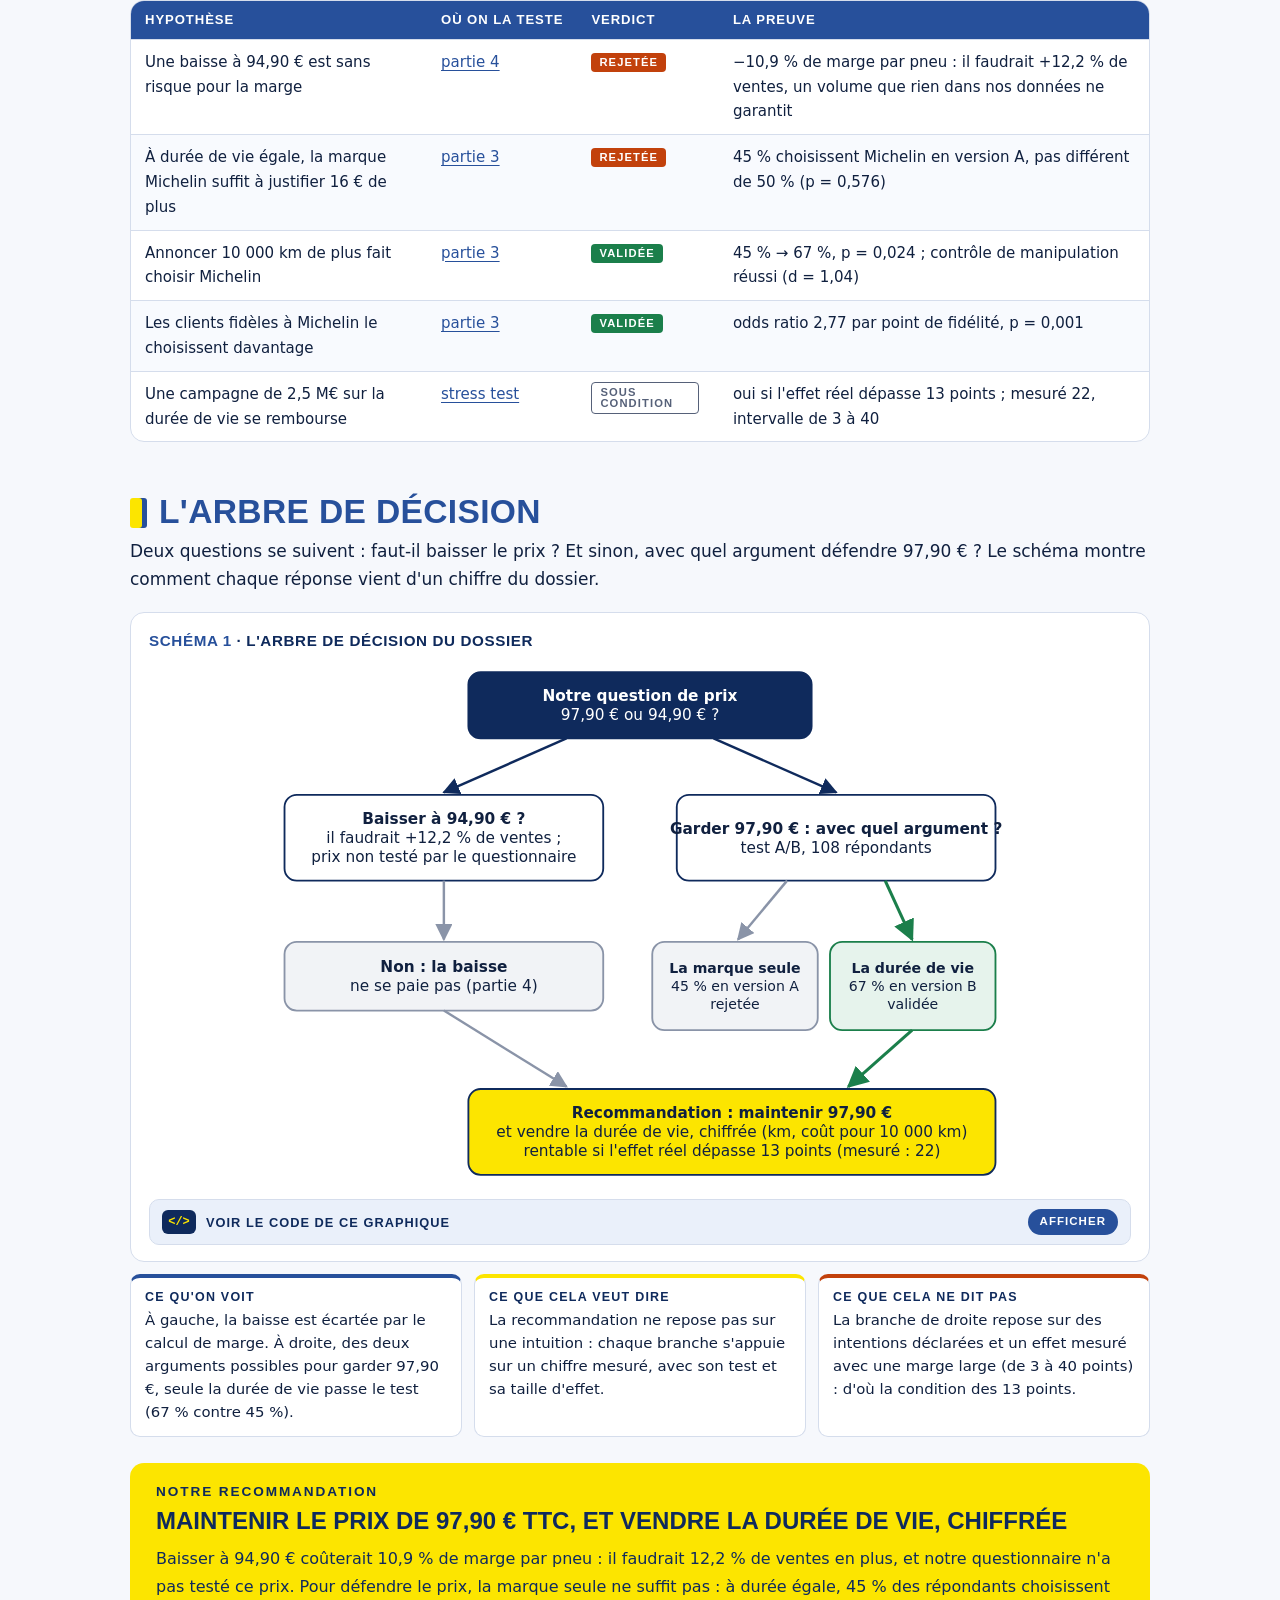
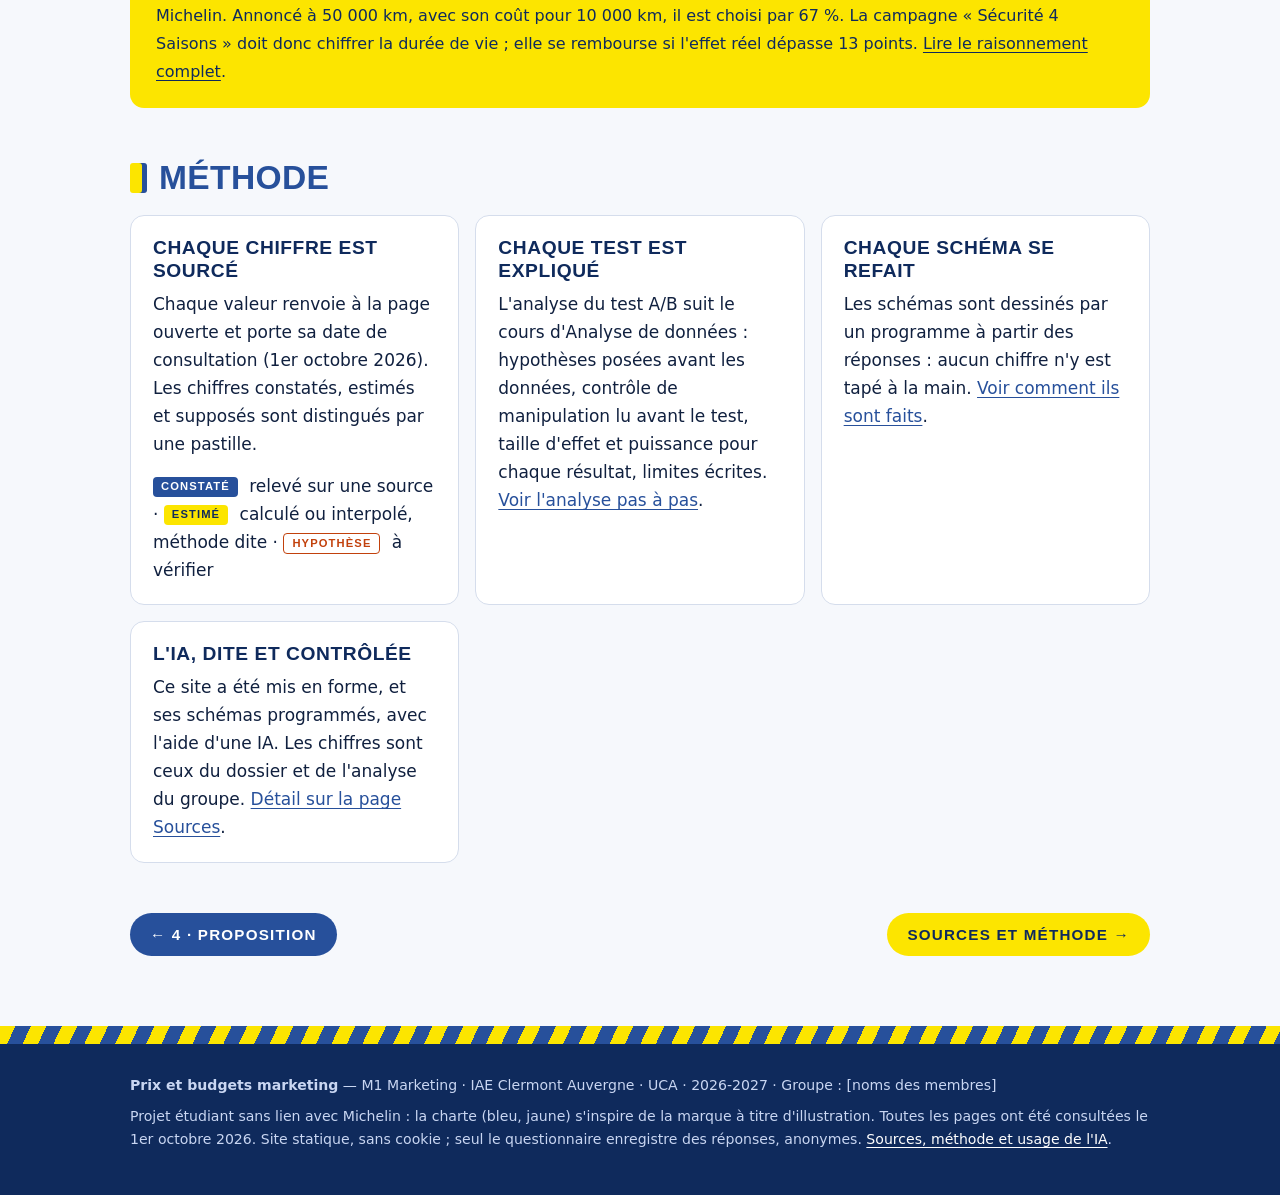
<file: synthese.html>
<!doctype html>
<html lang="fr">
<head>
<meta charset="utf-8">
<meta name="viewport" content="width=device-width, initial-scale=1">
<title>Synthèse — Michelin CrossClimate 3</title>
<meta name="description" content="Quel prix pour le pneu 4 saisons de Michelin ? Dossier M1 Marketing, IAE Clermont Auvergne : marché, comptes, test A/B, proposition.">
<link rel="icon" href="data:image/svg+xml,%3Csvg viewBox='0 0 40 40' aria-hidden='true'%3E%3Ccircle cx='20' cy='20' r='18' fill='%23FCE500'/%3E%3Ccircle cx='20' cy='20' r='18' fill='none' stroke='%230F2A5C' stroke-width='3' stroke-dasharray='5 3.4'/%3E%3Ccircle cx='20' cy='20' r='10' fill='%2327509B'/%3E%3Ccircle cx='20' cy='20' r='3.4' fill='%23FCE500'/%3E%3C/svg%3E">
<link rel="stylesheet" href="style.css">
</head>
<body>
<header class="haut"><div class="wrap">
<a class="marque" href="index.html"><svg viewBox="0 0 40 40" aria-hidden="true"><circle cx="20" cy="20" r="18" fill="#FCE500"/><circle cx="20" cy="20" r="18" fill="none" stroke="#0F2A5C" stroke-width="3" stroke-dasharray="5 3.4"/><circle cx="20" cy="20" r="10" fill="#27509B"/><circle cx="20" cy="20" r="3.4" fill="#FCE500"/></svg><span>Michelin<small>CrossClimate 3 · dossier de prix</small></span></a>
<nav aria-label="Navigation principale"><a href="index.html">1 · Le marché</a><a href="comptes.html">2 · Comptes</a><a href="client.html">3 · Test A/B</a><a href="proposition.html">4 · Proposition</a><a href="synthese.html" aria-current="page">Synthèse</a><a href="sources.html">Sources</a></nav>
</div></header>
<section class="hero"><div class="wrap">
<span class="kicker">M1 Marketing · IAE Clermont Auvergne · 2026-2027</span>
<h1>Quel prix pour le pneu <em>4 saisons</em> de Michelin ?</h1>
<p class="chapo">Michelin CrossClimate 3 : faut-il passer de 97,90 € à 94,90 € ? Un dossier de prix construit sur les comptes du groupe, le marché et un questionnaire A/B auprès de 108 répondants. Cette page montre le chemin, de la question à la décision.</p>
<p class="meta">Groupe : [noms des membres] · Année universitaire 2026-2027</p>
</div></section>
<main><div class="wrap">

<div class="question"><strong>Notre question de prix</strong>
<p>Michelin vend son pneu 4 saisons <b>CrossClimate 3</b>, en 205/55 R16 91H, <b>97,90 € TTC</b>. Faut-il le baisser à <b>94,90 € TTC</b>, et combien de pneus supplémentaires faudrait-il vendre pour que cette baisse soit au moins neutre pour la marge de Michelin ?</p></div>

<div class="chiffres">
<div class="chiffre"><b>97,90 €</b><span>prix TTC actuel du CrossClimate 3 (205/55 R16 91H), le plus cher des 4 saisons premium <span class="src">[<a href="https://www.allopneus.com/produit/pneu-auto/michelin/tourisme-4saisons/crossclimate-3/205-55r16-91h/0002041955" target="_blank" rel="noopener">Allopneus</a>]</span></span></div>
<div class="chiffre alerte"><b>+12,2 %</b><span>de pneus à vendre pour que la baisse à 94,90 € soit neutre pour la marge ; notre questionnaire n'a pas testé ce prix</span></div>
<div class="chiffre"><b>45 → 67 %</b><span>des répondants choisissent Michelin plutôt que le Hankook quand il est annoncé à 50 000 km au lieu de 40 000 (test A/B, 108 répondants, p = 0,024)</span></div>
<div class="chiffre"><b>13 points</b><span>d'effet de la durée de vie suffisent à rembourser une campagne de 2,5 M€ ; notre test en mesure 22</span></div>
</div>

<h2>Le cheminement du dossier</h2>
<p class="sous">Cinq étapes, du plus général au plus précis. Chacune répond à une question et transmet un chiffre à la suivante.</p>
<ol class="flux">
<li><a href="index.html">Le marché</a><span>Michelin est le plus cher des 4 saisons premium : 5 % au-dessus de Continental, 17 % au-dessus de Hankook.</span></li>
<li><a href="comptes.html">Les comptes</a><span>Marge de 12,4 % à 10,5 % en 2025 : Michelin défend la valeur, pas les volumes.</span></li>
<li class="cle"><a href="client.html">Le test A/B</a><span>108 répondants : la durée de vie, pas la marque seule, fait choisir Michelin (45 % → 67 %).</span></li>
<li><a href="proposition.html">Ce que rapporte chaque prix</a><span>La baisse coûte 10,9 % de marge par pneu ; le stress test chiffre le risque.</span></li>
<li class="cle"><a href="#decision">La décision</a><span>Garder 97,90 € et vendre la durée de vie, chiffrée.</span></li>
</ol>

<h2>Les hypothèses du dossier, et ce que les données en disent</h2>
<div class="tableau"><table><thead><tr><th>Hypothèse</th><th>Où on la teste</th><th>Verdict</th><th>La preuve</th></tr></thead><tbody>
<tr><td>Une baisse à 94,90 € est sans risque pour la marge</td><td><a href="proposition.html#volume">partie 4</a></td><td><span class="statut rejet">rejetée</span></td><td>−10,9 % de marge par pneu : il faudrait +12,2 % de ventes, un volume que rien dans nos données ne garantit</td></tr>
<tr><td>À durée de vie égale, la marque Michelin suffit à justifier 16 € de plus</td><td><a href="client.html#test">partie 3</a></td><td><span class="statut rejet">rejetée</span></td><td>45 % choisissent Michelin en version A, pas différent de 50 % (p = 0,576)</td></tr>
<tr><td>Annoncer 10 000 km de plus fait choisir Michelin</td><td><a href="client.html#test">partie 3</a></td><td><span class="statut ok">validée</span></td><td>45 % → 67 %, p = 0,024 ; contrôle de manipulation réussi (d = 1,04)</td></tr>
<tr><td>Les clients fidèles à Michelin le choisissent davantage</td><td><a href="client.html#pourquoi">partie 3</a></td><td><span class="statut ok">validée</span></td><td>odds ratio 2,77 par point de fidélité, p = 0,001</td></tr>
<tr><td>Une campagne de 2,5 M€ sur la durée de vie se rembourse</td><td><a href="proposition.html#stress">stress test</a></td><td><span class="statut non">sous condition</span></td><td>oui si l'effet réel dépasse 13 points ; mesuré 22, intervalle de 3 à 40</td></tr>
</tbody></table></div>

<h2 id="decision">L'arbre de décision</h2>
<p>Deux questions se suivent : faut-il baisser le prix ? Et sinon, avec quel argument défendre 97,90 € ? Le schéma montre comment chaque réponse vient d'un chiffre du dossier.</p>
<!-- schema:decision -->
<figure class="fig large"><figcaption><b>Schéma 1</b> · l&#x27;arbre de décision du dossier</figcaption><svg viewBox="0 0 620 430" role="img" aria-labelledby="dec-t dec-d"><title id="dec-t">L&#x27;arbre de décision du dossier</title><desc id="dec-d">De la question de prix à la recommandation : la baisse ne se paie pas ; à 97,90 €, la marque seule ne suffit pas, la durée de vie si.</desc><defs><marker id="dec-0" viewBox="0 0 10 10" refX="9" refY="5" markerWidth="7" markerHeight="7" orient="auto-start-reverse"><path d="M0,0 L10,5 L0,10 z" fill="#0F2A5C"/></marker><marker id="dec-1" viewBox="0 0 10 10" refX="9" refY="5" markerWidth="7" markerHeight="7" orient="auto-start-reverse"><path d="M0,0 L10,5 L0,10 z" fill="#1B7F4B"/></marker><marker id="dec-2" viewBox="0 0 10 10" refX="9" refY="5" markerWidth="7" markerHeight="7" orient="auto-start-reverse"><path d="M0,0 L10,5 L0,10 z" fill="#8A94A8"/></marker></defs><rect x="170" y="10" width="280" height="54" rx="10" fill="#0F2A5C" stroke="#0F2A5C" stroke-width="1.5"/><text x="310.0" y="33.6" font-size="12.5" fill="#fff" text-anchor="middle" font-weight="700">Notre question de prix</text><text x="310.0" y="49.1" font-size="12.5" fill="#fff" text-anchor="middle">97,90 € ou 94,90 € ?</text><rect x="20" y="110" width="260" height="70" rx="10" fill="#fff" stroke="#0F2A5C" stroke-width="1.5"/><text x="150.0" y="133.9" font-size="12.5" fill="#10203F" text-anchor="middle" font-weight="700">Baisser à 94,90 € ?</text><text x="150.0" y="149.4" font-size="12.5" fill="#10203F" text-anchor="middle">il faudrait +12,2 % de ventes ;</text><text x="150.0" y="164.9" font-size="12.5" fill="#10203F" text-anchor="middle">prix non testé par le questionnaire</text><rect x="340" y="110" width="260" height="70" rx="10" fill="#fff" stroke="#0F2A5C" stroke-width="1.5"/><text x="470.0" y="141.6" font-size="12.5" fill="#10203F" text-anchor="middle" font-weight="700">Garder 97,90 € : avec quel argument ?</text><text x="470.0" y="157.1" font-size="12.5" fill="#10203F" text-anchor="middle">test A/B, 108 répondants</text><rect x="20" y="230" width="260" height="56" rx="10" fill="#F1F3F6" stroke="#8A94A8" stroke-width="1.5"/><text x="150.0" y="254.6" font-size="12.5" fill="#10203F" text-anchor="middle" font-weight="700">Non : la baisse</text><text x="150.0" y="270.1" font-size="12.5" fill="#10203F" text-anchor="middle">ne se paie pas (partie 4)</text><rect x="320" y="230" width="135" height="72" rx="10" fill="#F1F3F6" stroke="#8A94A8" stroke-width="1.5"/><text x="387.5" y="255.5" font-size="11.5" fill="#10203F" text-anchor="middle" font-weight="700">La marque seule</text><text x="387.5" y="270.0" font-size="11.5" fill="#10203F" text-anchor="middle">45 % en version A</text><text x="387.5" y="284.5" font-size="11.5" fill="#10203F" text-anchor="middle">rejetée</text><rect x="465" y="230" width="135" height="72" rx="10" fill="#E6F3EC" stroke="#1B7F4B" stroke-width="1.5"/><text x="532.5" y="255.5" font-size="11.5" fill="#10203F" text-anchor="middle" font-weight="700">La durée de vie</text><text x="532.5" y="270.0" font-size="11.5" fill="#10203F" text-anchor="middle">67 % en version B</text><text x="532.5" y="284.5" font-size="11.5" fill="#10203F" text-anchor="middle">validée</text><rect x="170" y="350" width="430" height="70" rx="10" fill="#FCE500" stroke="#0F2A5C" stroke-width="1.5"/><text x="385.0" y="373.9" font-size="12.5" fill="#10203F" text-anchor="middle" font-weight="700">Recommandation : maintenir 97,90 €</text><text x="385.0" y="389.4" font-size="12.5" fill="#10203F" text-anchor="middle">et vendre la durée de vie, chiffrée (km, coût pour 10 000 km)</text><text x="385.0" y="404.9" font-size="12.5" fill="#10203F" text-anchor="middle">rentable si l&#x27;effet réel dépasse 13 points (mesuré : 22)</text><line x1="250.0" y1="64.0" x2="150.0" y2="108.0" stroke="#0F2A5C" stroke-width="2" marker-end="url(#dec-0)"/><line x1="370.0" y1="64.0" x2="470.0" y2="108.0" stroke="#0F2A5C" stroke-width="2" marker-end="url(#dec-0)"/><line x1="150.0" y1="180.0" x2="150.0" y2="228.0" stroke="#8A94A8" stroke-width="2" marker-end="url(#dec-2)"/><line x1="430.0" y1="180.0" x2="390.0" y2="228.0" stroke="#8A94A8" stroke-width="2" marker-end="url(#dec-2)"/><line x1="510.0" y1="180.0" x2="532.0" y2="228.0" stroke="#1B7F4B" stroke-width="2.5" marker-end="url(#dec-1)"/><line x1="150.0" y1="286.0" x2="250.0" y2="348.0" stroke="#8A94A8" stroke-width="2" marker-end="url(#dec-2)"/><line x1="532.0" y1="302.0" x2="480.0" y2="348.0" stroke="#1B7F4B" stroke-width="2.5" marker-end="url(#dec-1)"/></svg><details class="code-fig"><summary>Voir le code de ce graphique</summary><p class="note">Le principe, en version courte : d'abord les chiffres, calculés sur les réponses, puis le dessin (les valeurs en commentaire sont celles du graphique). Le code complet, avec tous les réglages de mise en page, est dans <a href="annexes/fabriquer_schemas.py">annexes/fabriquer_schemas.py</a>.</p><pre class="code"><code># des boîtes et des flèches, de la question à la recommandation
boite(&quot;Notre question de prix : 97,90 € ou 94,90 € ?&quot;)
boite(&quot;Baisser à 94,90 € ?&quot;)  ;  boite(&quot;Garder 97,90 € : avec quel argument ?&quot;)
boite(&quot;Non : la baisse ne se paie pas&quot;)
boite(&quot;La marque seule : 45 %&quot;)  ;  boite(&quot;La durée de vie : 67 %&quot;)
fleche(question, baisser)  ;  fleche(question, garder)
fleche(garder, duree_de_vie, couleur=VERT)   # la branche validée par le test A/B
boite(&quot;Recommandation : maintenir 97,90 € et vendre la durée de vie&quot;)</code></pre></details></figure>
<!-- /schema:decision -->
<div class="lire">
<div><b>Ce qu'on voit</b>À gauche, la baisse est écartée par le calcul de marge. À droite, des deux arguments possibles pour garder 97,90 €, seule la durée de vie passe le test (67 % contre 45 %).</div>
<div><b>Ce que cela veut dire</b>La recommandation ne repose pas sur une intuition : chaque branche s'appuie sur un chiffre mesuré, avec son test et sa taille d'effet.</div>
<div><b>Ce que cela ne dit pas</b>La branche de droite repose sur des intentions déclarées et un effet mesuré avec une marge large (de 3 à 40 points) : d'où la condition des 13 points.</div>
</div>

<div class="verdict"><strong>Notre recommandation</strong>
<p>Maintenir le prix de 97,90 € TTC, et vendre la durée de vie, chiffrée</p>
<span>Baisser à 94,90 € coûterait 10,9 % de marge par pneu : il faudrait 12,2 % de ventes en plus, et notre questionnaire n'a pas testé ce prix. Pour défendre le prix, la marque seule ne suffit pas : à durée égale, 45 % des répondants choisissent Michelin. Annoncé à 50 000 km, avec son coût pour 10 000 km, il est choisi par 67 %. La campagne « Sécurité 4 Saisons » doit donc chiffrer la durée de vie ; elle se rembourse si l'effet réel dépasse 13 points. <a href="proposition.html#conclusion" style="color:inherit">Lire le raisonnement complet</a>.</span></div>

<h2>Méthode</h2>
<div class="grille">
<div class="carte"><h3 style="margin-top:0">Chaque chiffre est sourcé</h3><p>Chaque valeur renvoie à la page ouverte et porte sa date de consultation (1er octobre 2026). Les chiffres constatés, estimés et supposés sont distingués par une pastille.</p>
<p><span class="statut constate">Constaté</span> relevé sur une source · <span class="statut estime">Estimé</span> calculé ou interpolé, méthode dite · <span class="statut hypo">Hypothèse</span> à vérifier</p></div>
<div class="carte"><h3 style="margin-top:0">Chaque test est expliqué</h3><p>L'analyse du test A/B suit le cours d'Analyse de données : hypothèses posées avant les données, contrôle de manipulation lu avant le test, taille d'effet et puissance pour chaque résultat, limites écrites. <a href="client.html">Voir l'analyse pas à pas</a>.</p></div>
<div class="carte"><h3 style="margin-top:0">Chaque schéma se refait</h3><p>Les schémas sont dessinés par un programme à partir des réponses : aucun chiffre n'y est tapé à la main. <a href="schemas.html">Voir comment ils sont faits</a>.</p></div>
<div class="carte"><h3 style="margin-top:0">L'IA, dite et contrôlée</h3><p>Ce site a été mis en forme, et ses schémas programmés, avec l'aide d'une IA. Les chiffres sont ceux du dossier et de l'analyse du groupe. <a href="sources.html#ia">Détail sur la page Sources</a>.</p></div>
</div>

<div class="suivant"><a href="proposition.html">← 4 · Proposition</a><a class="jaune" href="sources.html">Sources et méthode →</a></div>
</div></main>
<footer><div class="wrap">
<p><strong>Prix et budgets marketing</strong> — M1 Marketing · IAE Clermont Auvergne · UCA · 2026-2027 · Groupe : [noms des membres]</p>
<p>Projet étudiant sans lien avec Michelin : la charte (bleu, jaune) s'inspire de la marque à titre d'illustration. Toutes les pages ont été consultées le 1er octobre 2026.
Site statique, sans cookie ; seul le questionnaire enregistre des réponses, anonymes. <a href="sources.html">Sources, méthode et usage de l'IA</a>.</p>
</div></footer>
</body>
</html>
</file>
<file: style.css>
/* Michelin CrossClimate 3 — dossier « Prix et budgets marketing »
   DA : bleu Michelin, jaune Michelin, blanc ; titres condensés en capitales ; bande « sculpture de pneu ».
   Aucune police ni ressource externe : site entièrement statique. */
:root{
  --bleu:#27509B; --bleu-fonce:#0F2A5C; --jaune:#FCE500; --ciel:#EAF0FA; --fond:#F6F8FC;
  --encre:#10203F; --gris:#566179; --trait:#D5DDEC; --alerte:#C2410C; --ok:#1B7F4B;
  --titre:"Avenir Next Condensed","Helvetica Neue Condensed","Arial Narrow","Roboto Condensed","Helvetica Neue",Arial,sans-serif;
  --texte:"Helvetica Neue","Segoe UI",system-ui,-apple-system,Arial,sans-serif;
  --rayon:14px;
}
*{box-sizing:border-box}
html{scroll-behavior:smooth}
body{margin:0;font:17px/1.65 var(--texte);color:var(--encre);background:var(--fond);-webkit-font-smoothing:antialiased}
a{color:var(--bleu);text-underline-offset:3px}
a:hover{color:var(--bleu-fonce)}
.wrap{max-width:1060px;margin:0 auto;padding:0 20px}

/* ---------- en-tête ---------- */
.haut{background:var(--bleu);color:#fff;position:sticky;top:0;z-index:20;border-bottom:4px solid var(--jaune)}
.haut .wrap{display:flex;align-items:center;gap:20px;min-height:62px;flex-wrap:wrap}
.marque{display:flex;align-items:center;gap:10px;color:#fff;text-decoration:none;font:800 1.15rem/1 var(--titre);letter-spacing:.06em;text-transform:uppercase;padding:8px 0}
.marque:hover{color:#fff}
.marque svg{width:34px;height:34px;flex:none}
.marque small{display:block;font:600 .62rem/1.2 var(--texte);letter-spacing:.08em;opacity:.8;margin-top:3px}
nav{display:flex;gap:2px;flex-wrap:wrap;margin-left:auto}
nav a{color:#fff;text-decoration:none;font:700 .86rem/1 var(--titre);letter-spacing:.07em;text-transform:uppercase;padding:11px 12px;border-radius:999px}
nav a:hover{background:rgba(255,255,255,.14);color:#fff}
nav a[aria-current=page]{background:var(--jaune);color:var(--bleu-fonce)}
@media(max-width:720px){nav{margin-left:0;width:100%;padding-bottom:8px}nav a{padding:9px 10px}}

/* ---------- bandeau titre ---------- */
.hero{background:var(--bleu);color:#fff;position:relative;overflow:hidden;padding:56px 0 64px}
.hero::after{content:"";position:absolute;left:0;right:0;bottom:0;height:18px;
  background:repeating-linear-gradient(115deg,var(--bleu-fonce) 0 14px,transparent 14px 28px);opacity:.9}
.hero::before{content:"";position:absolute;right:-90px;top:-70px;width:340px;height:340px;border-radius:50%;
  border:46px solid var(--jaune);box-shadow:inset 0 0 0 26px var(--bleu-fonce);opacity:.95}
.hero .wrap{position:relative;z-index:1}
.kicker{display:inline-block;background:var(--jaune);color:var(--bleu-fonce);font:800 .8rem/1 var(--titre);letter-spacing:.14em;text-transform:uppercase;padding:7px 12px;border-radius:4px}
h1{font:800 clamp(2.2rem,6vw,4.1rem)/1.02 var(--titre);text-transform:uppercase;letter-spacing:.01em;margin:16px 0 14px;max-width:760px}
h1 em{font-style:normal;color:var(--jaune)}
.hero p.chapo{font-size:1.15rem;max-width:660px;margin:0 0 6px;color:#E6ECF8}
.hero .meta{font-size:.88rem;color:#BFD0F0;margin-top:18px}

/* ---------- contenu ---------- */
main{padding:36px 0 70px}
h2{font:800 clamp(1.5rem,3.4vw,2.1rem)/1.1 var(--titre);text-transform:uppercase;color:var(--bleu);margin:52px 0 6px;letter-spacing:.01em;display:flex;align-items:center;gap:12px}
h2::before{content:"";width:12px;height:30px;background:var(--jaune);border-radius:3px;box-shadow:5px 0 0 var(--bleu);margin-right:5px;flex:none}
h3{font:800 1.2rem/1.2 var(--titre);text-transform:uppercase;letter-spacing:.03em;color:var(--bleu-fonce);margin:30px 0 8px}
p{margin:0 0 14px}
.sous{color:var(--gris);margin:0 0 20px}
main>.wrap>h2:first-child{margin-top:8px}

.chiffres{display:grid;grid-template-columns:repeat(auto-fit,minmax(min(220px,100%),1fr));gap:14px;margin:22px 0}
.chiffre{background:#fff;border:1px solid var(--trait);border-top:6px solid var(--jaune);border-radius:var(--rayon);padding:16px 18px}
.chiffre b{display:block;font:800 2.3rem/1 var(--titre);color:var(--bleu)}
.chiffre span{display:block;margin-top:6px;font-size:.9rem;color:var(--gris);line-height:1.4}
.chiffre.alerte{border-top-color:var(--alerte)} .chiffre.alerte b{color:var(--alerte)}

.carte{background:#fff;border:1px solid var(--trait);border-radius:var(--rayon);padding:20px 22px;margin:18px 0}
.carte>:last-child{margin-bottom:0}
.grille{display:grid;grid-template-columns:repeat(auto-fit,minmax(min(300px,100%),1fr));gap:16px;margin:18px 0}
.grille .carte{margin:0}
a.etape{display:block;text-decoration:none;color:var(--encre);background:#fff;border:1px solid var(--trait);border-radius:var(--rayon);padding:20px 22px;position:relative;transition:transform .15s,box-shadow .15s}
a.etape:hover{transform:translateY(-3px);box-shadow:0 10px 26px rgba(15,42,92,.15);color:var(--encre)}
a.etape .num{display:inline-grid;place-items:center;width:40px;height:40px;border-radius:50%;background:var(--jaune);color:var(--bleu-fonce);font:800 1.3rem/1 var(--titre);margin-bottom:10px;box-shadow:0 0 0 4px var(--bleu) inset}
a.etape h3{margin:0 0 6px;color:var(--bleu)}
a.etape p{font-size:.95rem;color:var(--gris);margin:0}
a.etape .go{display:block;margin-top:10px;font:800 .85rem/1 var(--titre);letter-spacing:.08em;text-transform:uppercase;color:var(--bleu)}

.question{background:var(--bleu-fonce);color:#fff;border-radius:var(--rayon);padding:24px 26px;margin:26px 0;border-left:10px solid var(--jaune)}
.question strong{display:block;font:800 .85rem/1 var(--titre);letter-spacing:.14em;text-transform:uppercase;color:var(--jaune);margin-bottom:10px}
.question p{margin:0;font-size:1.12rem}

.verdict{background:var(--jaune);color:var(--bleu-fonce);border-radius:var(--rayon);padding:22px 26px;margin:26px 0}
.verdict strong{display:block;font:800 .85rem/1 var(--titre);letter-spacing:.14em;text-transform:uppercase;margin-bottom:8px}
.verdict p{font:800 1.5rem/1.2 var(--titre);text-transform:uppercase;margin:0 0 8px}
.verdict span{font-size:1rem}

.lecture{border-left:5px solid var(--bleu);background:var(--ciel);padding:11px 16px;border-radius:0 10px 10px 0;margin:12px 0 22px;font-size:.96rem}
.lecture b{color:var(--bleu);font-family:var(--titre);text-transform:uppercase;letter-spacing:.06em}
.statut{display:inline-block;font:800 .7rem/1 var(--titre);letter-spacing:.1em;text-transform:uppercase;padding:4px 8px;border-radius:4px;vertical-align:middle;margin-right:6px}
.statut.constate{background:var(--bleu);color:#fff}
.statut.estime{background:var(--jaune);color:var(--bleu-fonce)}
.statut.hypo{background:#fff;color:var(--alerte);border:1px solid var(--alerte)}
.encart{border:2px dashed var(--trait);border-radius:var(--rayon);padding:14px 18px;margin:18px 0;background:#fff;font-size:.96rem}

/* ---------- tableaux ---------- */
.tableau{overflow-x:auto;margin:14px 0 6px;border-radius:var(--rayon);border:1px solid var(--trait);background:#fff}
table{border-collapse:collapse;width:100%;font-size:.94rem;min-width:560px}
th{background:var(--bleu);color:#fff;text-align:left;font:800 .82rem/1.2 var(--titre);letter-spacing:.07em;text-transform:uppercase;padding:11px 14px;white-space:nowrap}
td{padding:10px 14px;border-top:1px solid var(--trait);vertical-align:top}
tbody tr:nth-child(even){background:#F8FAFE}
tr.ref td{background:#FFFBCC;font-weight:700}
tr.total td{background:var(--ciel);font-weight:800;border-top:2px solid var(--bleu)}
td.n,th.n{text-align:right;font-variant-numeric:tabular-nums;white-space:nowrap}
.note{font-size:.85rem;color:var(--gris);margin:6px 2px 20px;line-height:1.5}
.neg{color:var(--alerte);font-weight:700} .pos{color:var(--ok);font-weight:700}

/* ---------- barres (HTML, responsives) ---------- */
.bars{background:#fff;border:1px solid var(--trait);border-radius:var(--rayon);padding:18px 20px;margin:14px 0 4px}
.bars h4{margin:0 0 12px;font:800 .95rem/1.2 var(--titre);letter-spacing:.06em;text-transform:uppercase;color:var(--bleu-fonce)}
.bar{display:grid;grid-template-columns:minmax(120px,230px) 1fr 92px;gap:12px;align-items:center;margin:9px 0;font-size:.92rem}
.bar .track{background:var(--ciel);border-radius:6px;height:26px;overflow:hidden}
.bar .track i{display:block;height:100%;background:var(--bleu);border-radius:6px 0 0 6px}
.bar.vedette .track i{background:var(--jaune);box-shadow:inset 0 0 0 3px var(--bleu)}
.bar.vedette .lab{font-weight:800}
.bar b{text-align:right;font-variant-numeric:tabular-nums;font-family:var(--titre);font-size:1.05rem}
.bar.alerte .track i{background:var(--alerte)}
@media(max-width:560px){.bar{grid-template-columns:1fr 78px;gap:4px 10px}.bar .lab{grid-column:1/-1}}

svg.graph{width:100%;height:auto;background:#fff;border:1px solid var(--trait);border-radius:var(--rayon);display:block}
svg.graph text{font-family:var(--texte)}

.deux{display:grid;grid-template-columns:1fr 1fr;gap:16px}
@media(max-width:720px){.deux{grid-template-columns:1fr}}
ul.puces{padding-left:20px;margin:0 0 14px} ul.puces li{margin:6px 0}

/* ---------- cercles de concurrents ---------- */
.cercles{display:grid;grid-template-columns:repeat(auto-fit,minmax(min(290px,100%),1fr));gap:16px;margin:18px 0}
.cercle{border-radius:var(--rayon);padding:20px 22px;border:2px solid var(--bleu);background:#fff}
.cercle:nth-child(1){background:var(--bleu);color:#fff;border-color:var(--bleu)}
.cercle:nth-child(1) h3,.cercle:nth-child(1) a{color:var(--jaune)}
.cercle:nth-child(2){background:var(--ciel)}
.cercle h3{margin-top:0}
.cercle ul{padding-left:18px;margin:8px 0 0}

/* ---------- pied ---------- */
footer{background:var(--bleu-fonce);color:#C9D6F2;font-size:.88rem;padding:30px 0 36px;border-top:18px solid var(--bleu);position:relative}
footer::before{content:"";position:absolute;left:0;right:0;top:-18px;height:18px;background:repeating-linear-gradient(115deg,var(--jaune) 0 14px,transparent 14px 28px)}
footer a{color:#fff}
footer p{margin:0 0 8px}

.src{font-size:.78em;white-space:nowrap}
.suivant{display:flex;justify-content:space-between;gap:14px;flex-wrap:wrap;margin-top:50px}
.suivant a{display:inline-block;background:var(--bleu);color:#fff;text-decoration:none;font:800 .95rem/1 var(--titre);letter-spacing:.08em;text-transform:uppercase;padding:14px 20px;border-radius:999px}
.suivant a:hover{background:var(--bleu-fonce);color:#fff}
.suivant a.jaune{background:var(--jaune);color:var(--bleu-fonce)}
@media print{.haut{position:static}.hero::before{display:none}}
@media(max-width:900px){.haut{position:static}}
@media(max-width:900px){.hero::before{right:-190px;top:auto;bottom:-170px;width:300px;height:300px;opacity:.35}}

/* ---------- fiches concurrents ---------- */
.fiche{background:#fff;border:1px solid var(--trait);border-left:8px solid var(--bleu);border-radius:var(--rayon);margin:14px 0;overflow:hidden}
.fiche.ref{border-left-color:var(--jaune);box-shadow:0 0 0 2px var(--bleu) inset}
.fiche.indirect{border-left-color:#7A8499;border-style:dashed;border-left-style:solid}
.fiche.oublie{border-left-color:var(--alerte)}
.fiche header{background:var(--ciel);padding:10px 18px}
.fiche.ref header{background:var(--jaune)}
.fiche h4{margin:0;font:800 1.1rem/1.2 var(--titre);letter-spacing:.04em;text-transform:uppercase;color:var(--bleu-fonce)}
.fiche .trois{display:grid;grid-template-columns:repeat(3,1fr)}
.fiche .trois>div{padding:14px 18px;border-left:1px solid var(--trait)}
.fiche .trois>div:first-child{border-left:0}
.fiche .trois>div>span:first-child{display:block;font:800 .76rem/1 var(--titre);letter-spacing:.12em;text-transform:uppercase;color:var(--bleu);margin-bottom:8px}
.fiche .trois p{margin:0;font-size:.92rem;line-height:1.5}
@media(max-width:860px){.fiche .trois{grid-template-columns:1fr}.fiche .trois>div{border-left:0;border-top:1px solid var(--trait)}.fiche .trois>div:first-child{border-top:0}}

/* ---------- l'analyse pas à pas : figures, cheminement, hypothèses ---------- */
.fig{background:#fff;border:1px solid var(--trait);border-radius:var(--rayon);padding:18px 18px 12px;margin:18px 0 6px}
.fig figcaption{font:800 .95rem/1.3 var(--titre);letter-spacing:.04em;text-transform:uppercase;color:var(--bleu-fonce);margin:0 0 10px}
.fig figcaption b{color:var(--bleu)}
.fig svg{display:block;width:100%;max-width:620px;height:auto;margin:6px auto 0}
.fig.large svg{max-width:760px}
.fig svg text{font-family:var(--texte)}
.fig svg [tabindex]:hover,.fig svg [tabindex]:focus{opacity:.82;outline:none}
.leg{display:flex;flex-wrap:wrap;gap:4px 16px;font-size:.84rem;color:var(--gris);margin:0 0 4px}
.leg span::before{content:"";display:inline-block;width:12px;height:12px;border-radius:3px;margin-right:6px;vertical-align:-1px;background:var(--c)}
details.chiffres-fig{margin:10px 0 0;font-size:.88rem}
details.chiffres-fig summary{cursor:pointer;color:var(--bleu);font-weight:600}
details.chiffres-fig .tableau{margin-top:8px}
.att{color:var(--gris);font-size:.82rem}
.lire{display:grid;grid-template-columns:repeat(auto-fit,minmax(min(230px,100%),1fr));gap:12px;margin:12px 0 26px}
.lire div{background:#fff;border:1px solid var(--trait);border-top:4px solid var(--bleu);border-radius:10px;padding:12px 14px;font-size:.93rem;line-height:1.55}
.lire div:nth-child(2){border-top-color:var(--jaune)}
.lire div:nth-child(3){border-top-color:var(--alerte)}
.lire b{display:block;font:800 .78rem/1.2 var(--titre);letter-spacing:.1em;text-transform:uppercase;color:var(--bleu-fonce);margin-bottom:4px}
ol.flux{list-style:none;counter-reset:etape;display:flex;flex-wrap:wrap;gap:10px;padding:0;margin:18px 0 26px}
ol.flux li{counter-increment:etape;flex:1 1 150px;position:relative;background:#fff;border:1px solid var(--trait);border-radius:10px;padding:12px 14px 12px 14px;font-size:.9rem;line-height:1.4}
ol.flux li::before{content:counter(etape);display:inline-grid;place-items:center;width:26px;height:26px;border-radius:50%;background:var(--jaune);color:var(--bleu-fonce);font:800 .9rem/1 var(--titre);margin-bottom:6px}
ol.flux li a{display:block;font:800 .95rem/1.2 var(--titre);text-transform:uppercase;letter-spacing:.04em;text-decoration:none;margin-bottom:2px}
ol.flux li span{color:var(--gris)}
ol.flux li.cle{border-color:var(--bleu);box-shadow:inset 0 -4px 0 var(--bleu)}
.hyp{display:inline-block;font:800 .8rem/1 var(--titre);letter-spacing:.06em;background:var(--bleu-fonce);color:#fff;padding:4px 7px;border-radius:4px;margin-right:6px;vertical-align:1px}
.statut.ok{background:var(--ok);color:#fff}
.statut.non{background:#fff;color:var(--gris);border:1px solid var(--gris)}
.statut.rejet{background:var(--alerte);color:#fff}
.etape-num{display:block;font:800 .8rem/1 var(--titre);letter-spacing:.14em;text-transform:uppercase;color:var(--gris);margin:44px 0 -40px}
pre.code{background:var(--bleu-fonce);color:#E6ECF8;border-radius:10px;padding:16px 18px;overflow-x:auto;font:13px/1.55 ui-monospace,SFMono-Regular,Menlo,Consolas,monospace;margin:12px 0 18px}
pre.code .c{color:#9FB4DE}
code{font:.9em ui-monospace,SFMono-Regular,Menlo,Consolas,monospace;background:var(--ciel);padding:1px 5px;border-radius:4px}
pre.code code{background:none;padding:0;color:inherit;font:inherit}
/* Sur téléphone, un schéma garde une largeur lisible et défile dans son cadre, plutôt que de rapetisser son texte. */
.fig{overflow-x:auto}
@media(max-width:600px){.fig svg{min-width:540px}.fig.large svg{min-width:580px}.fig figcaption::after{content:" · faites glisser le schéma →";font:600 .72rem/1 var(--texte);letter-spacing:0;text-transform:none;color:var(--gris)}}
ol.flux li b{display:block;font:800 .95rem/1.2 var(--titre);text-transform:uppercase;letter-spacing:.04em;color:var(--bleu);margin-bottom:2px}
h2 .hyp{font-size:.72rem}
/* Sous chaque graphique, le bandeau qui montre son code */
details.code-fig{margin:12px 0 4px;border:1px solid var(--trait);border-radius:10px;background:var(--ciel)}
details.code-fig>summary{cursor:pointer;list-style:none;display:flex;align-items:center;gap:10px;padding:9px 12px;font:800 .8rem/1.2 var(--titre);letter-spacing:.08em;text-transform:uppercase;color:var(--bleu-fonce)}
details.code-fig>summary::-webkit-details-marker{display:none}
details.code-fig>summary::before{content:"</>";display:inline-grid;place-items:center;min-width:34px;height:24px;border-radius:6px;background:var(--bleu-fonce);color:var(--jaune);font:700 .75rem/1 ui-monospace,Menlo,monospace;letter-spacing:0}
details.code-fig>summary::after{content:"Afficher";margin-left:auto;background:var(--bleu);color:#fff;padding:6px 12px;border-radius:999px;font-size:.72rem}
details.code-fig[open]>summary::after{content:"Masquer"}
details.code-fig .note{margin:0 12px 8px}
details.code-fig pre.code{margin:0 10px 10px;max-height:460px;overflow:auto;font-size:12px}
</file>
